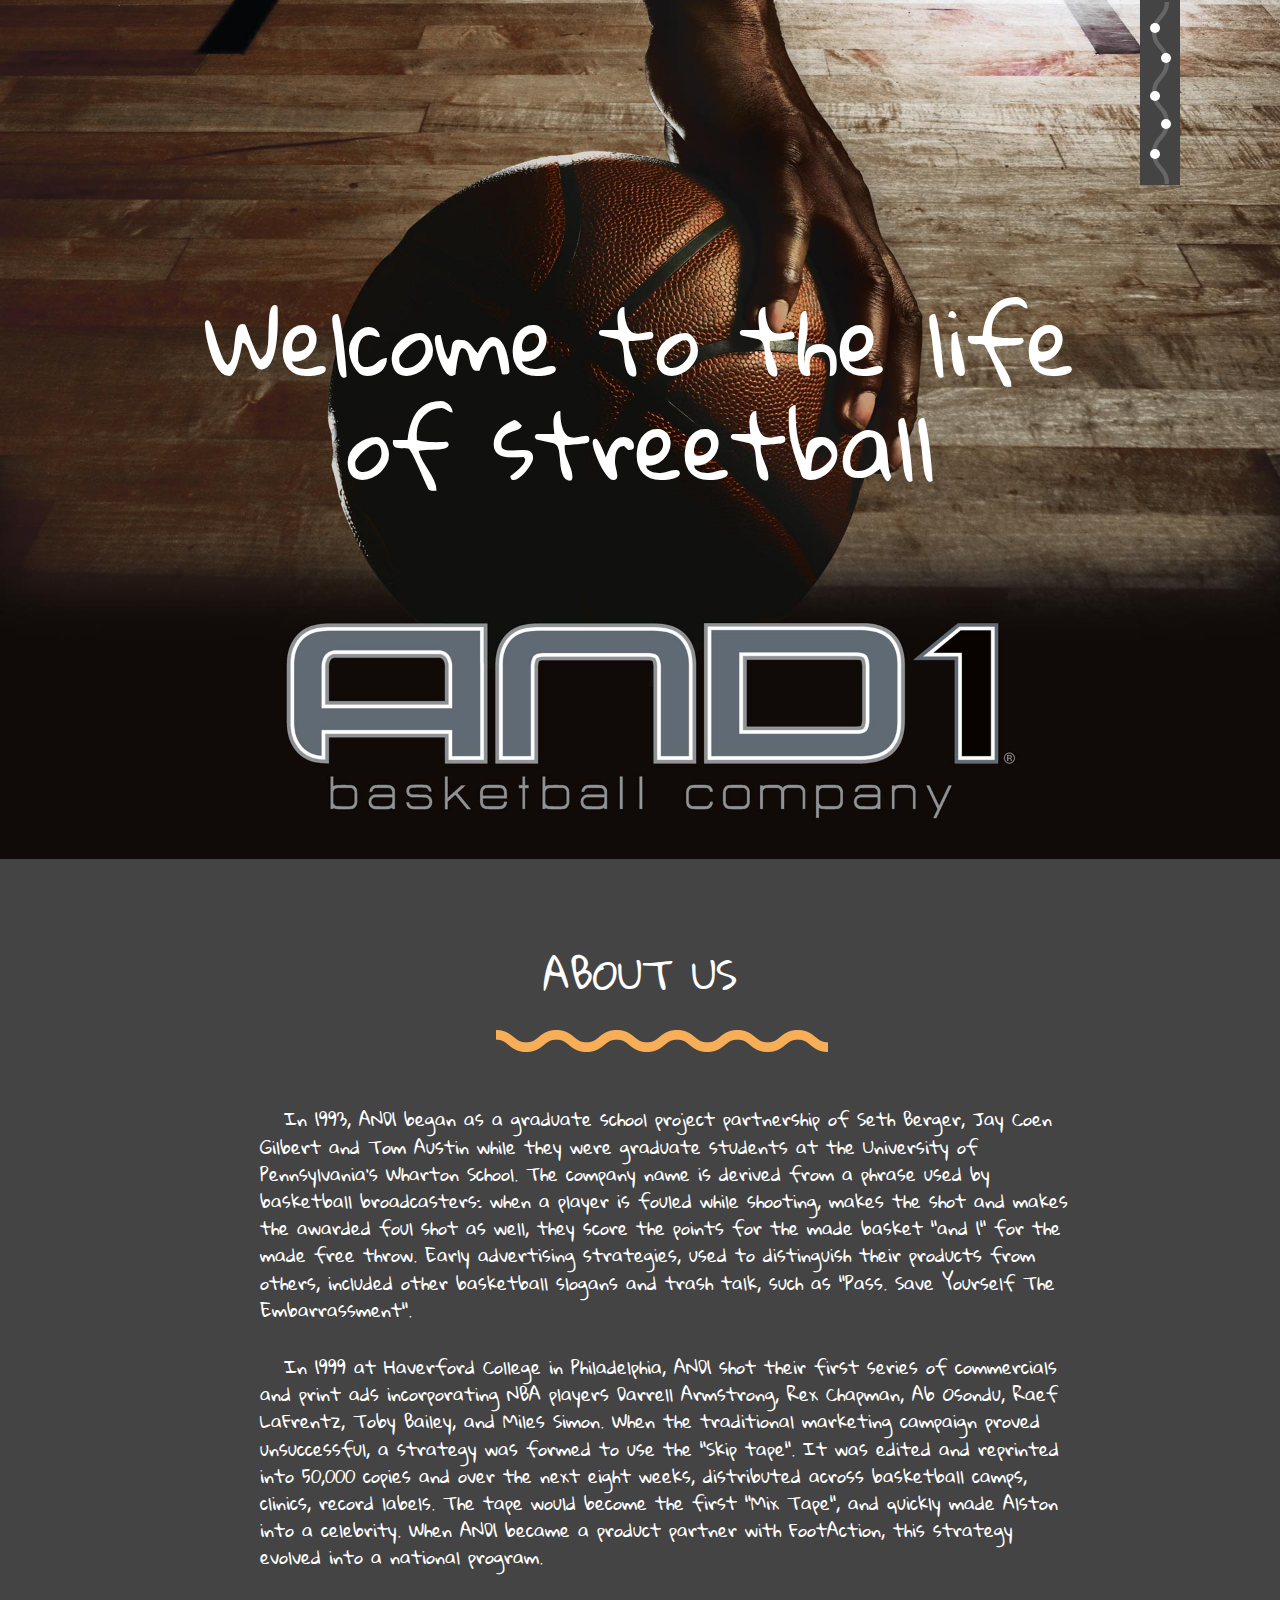
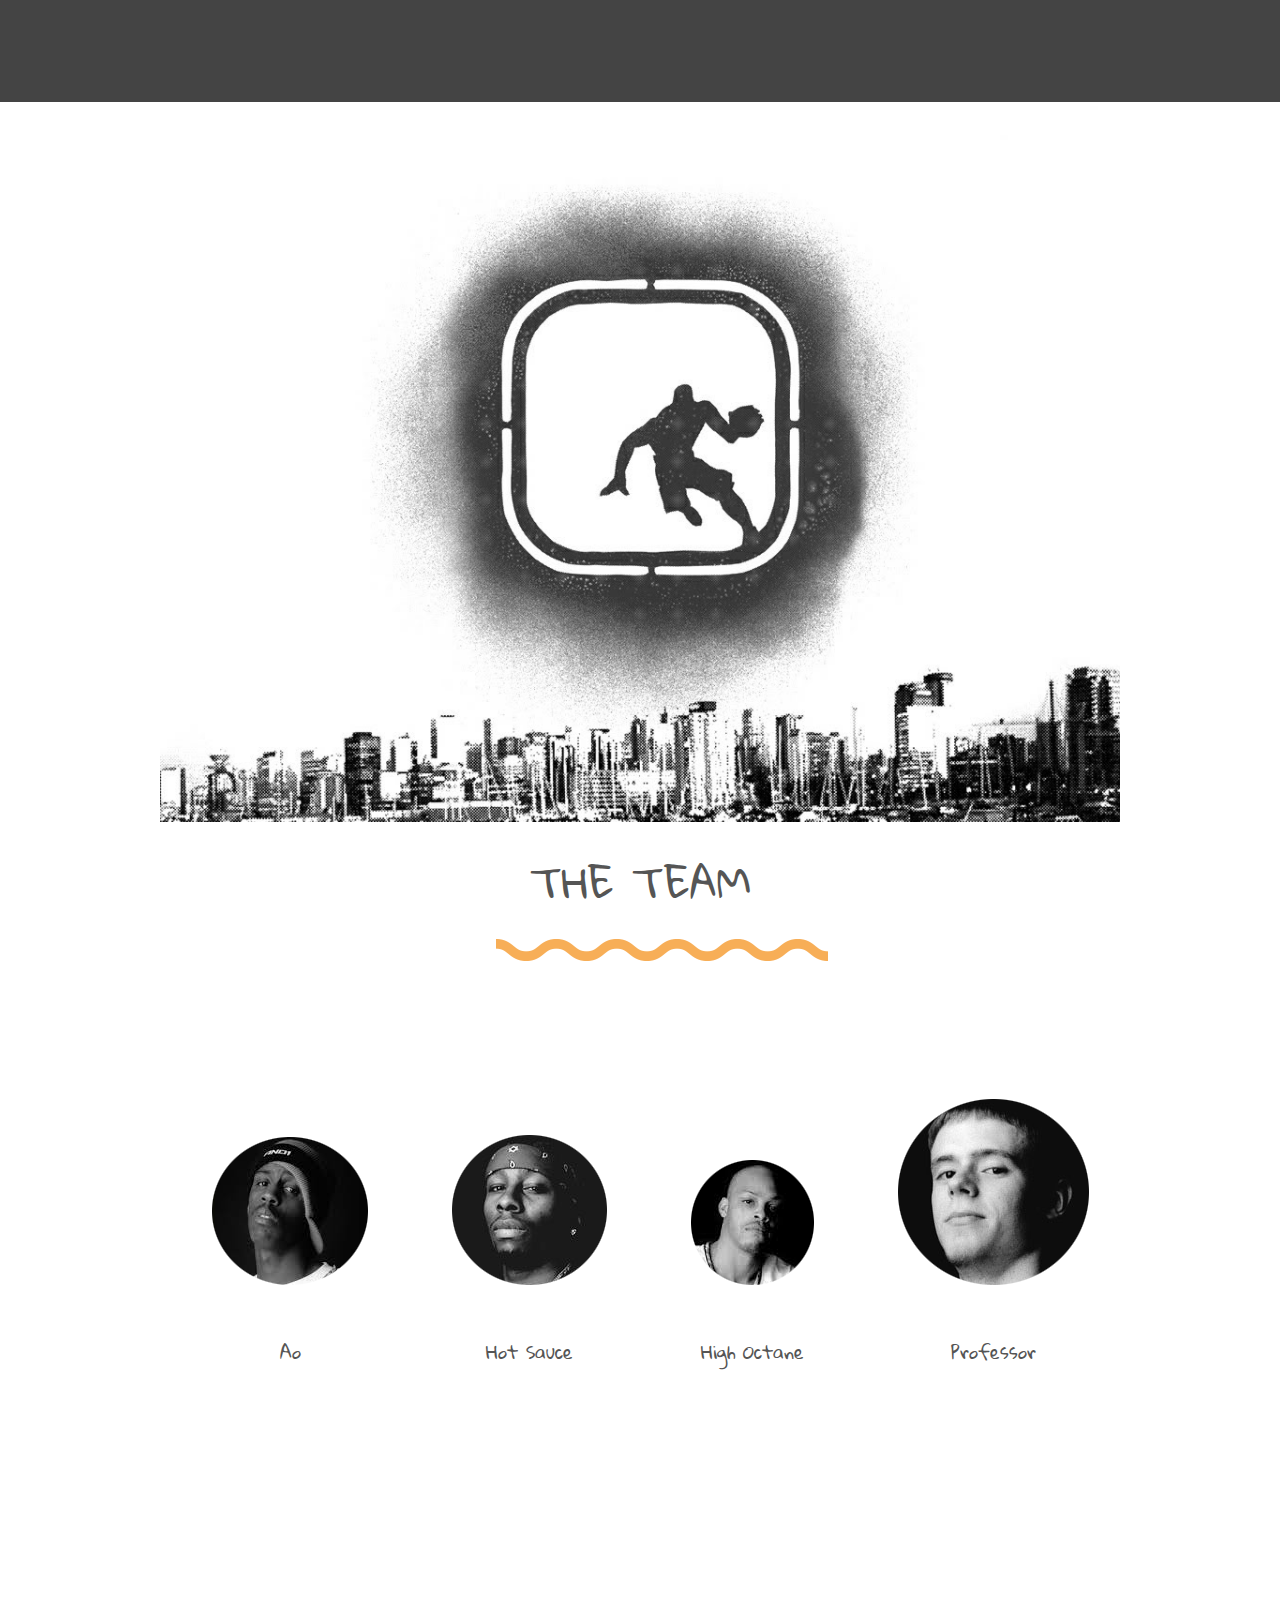
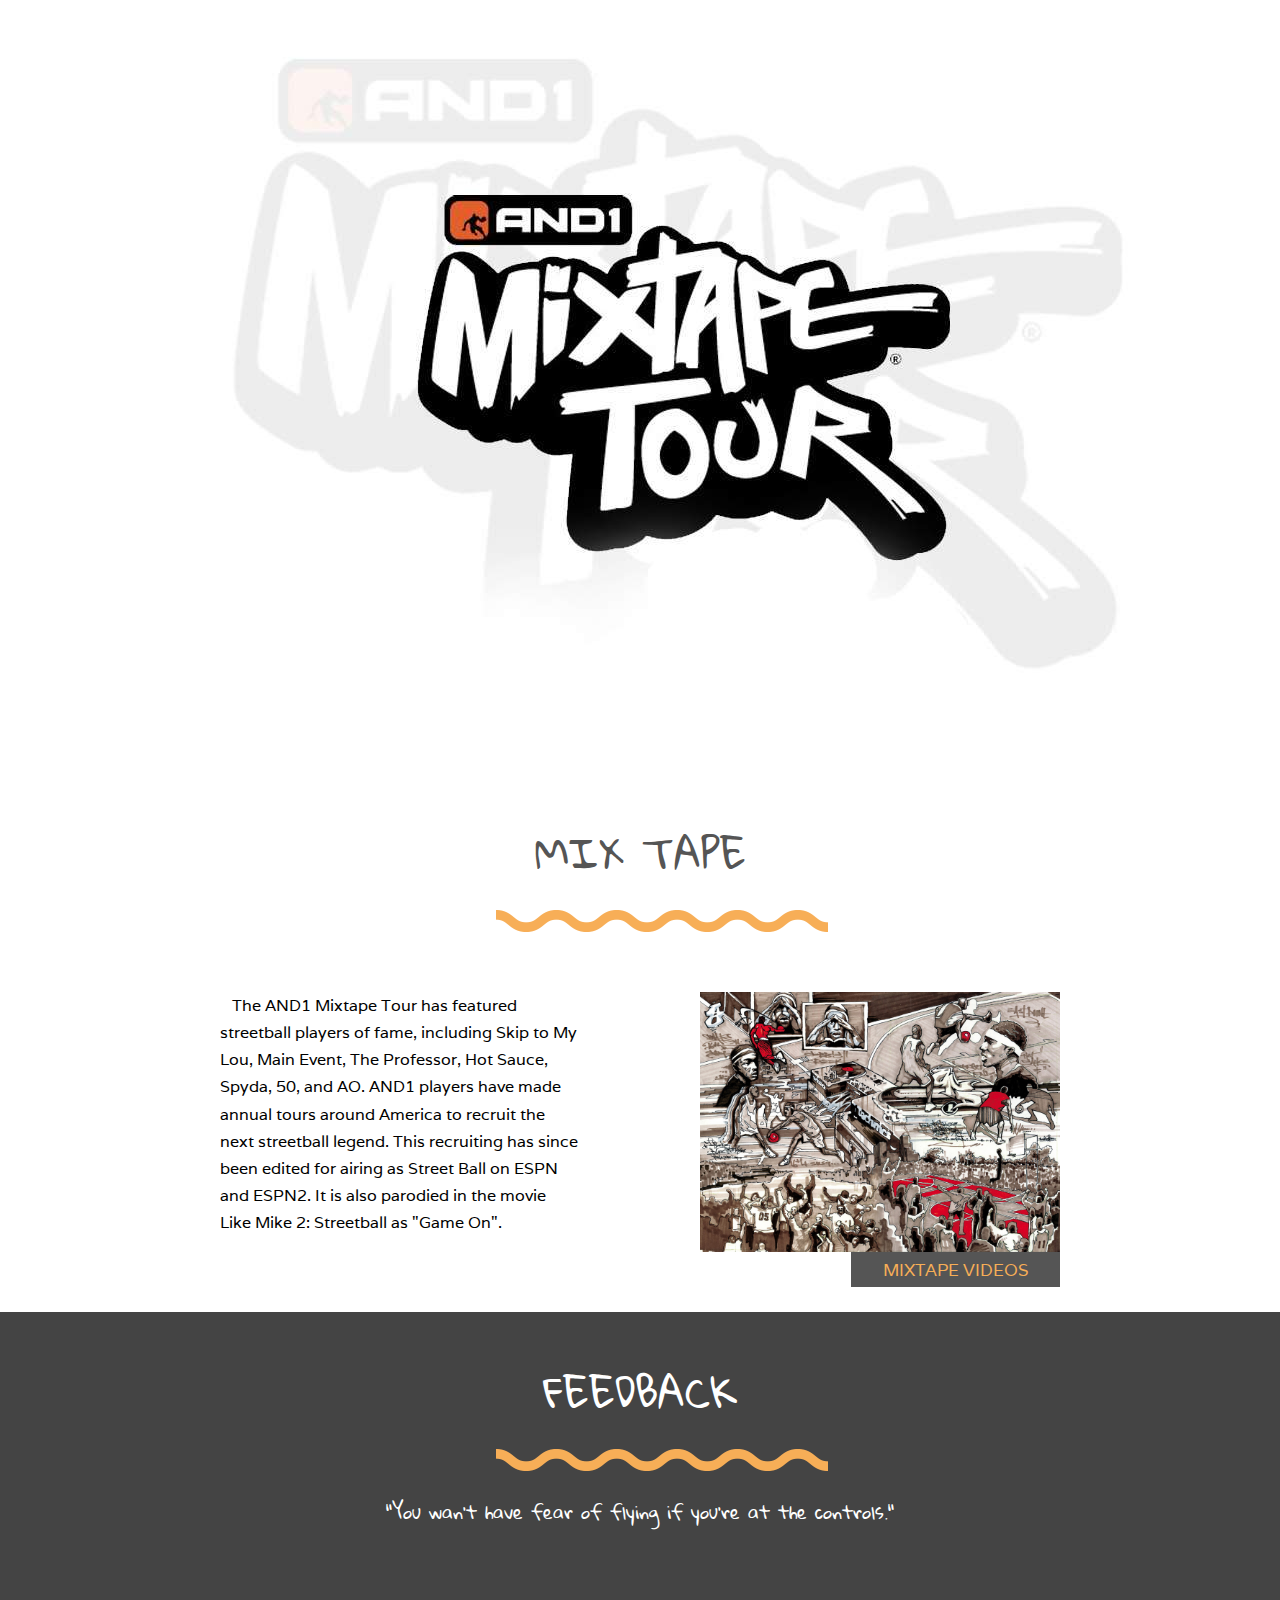
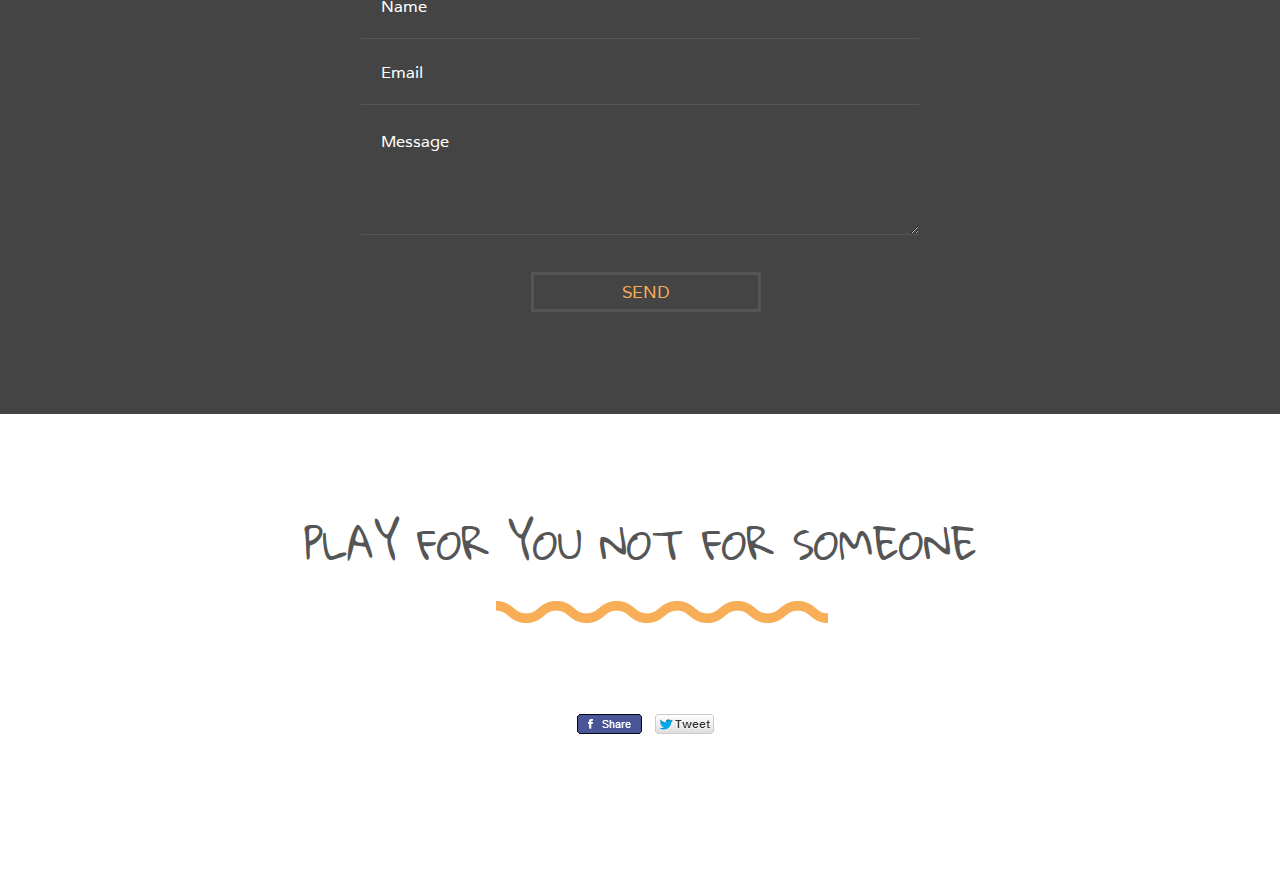
<file: and1_project/and1.html>
<!Doctype html>
<html>
   <head>
      <title>And1</title>
      <meta charset="UTF-8">
      <link rel="stylesheet" href="css/main.css" type="text/css">
      <link rel="stylesheet" href="css/normalize.css" type="text/css">
      <link rel="stylesheet" href="css/styles.css" type="text/css">
   </head>
   <body>
      <!--INTRO-->
      <div class="layout-intro" id="walkforlife">
         <img src="images/poster-and1.jpg" alt="poster-wfl" class="poster-wfl img-responsive">
         <div class="clearfix center-block content-intro">
            <h1 class="title-intro">Welcome to the life of streetball</h1>
         </div>
         <div class="nav-scrollbar">
            <ul>
               <li class="circle-link-left">
                  <a href="#walkforlife">
                  <span class="circle-link"></span>
                  </a>
                  <span class="link-flag-left"><p class="text-modify-list">And1</p></span>
               </li>
               <li class="circle-link-right">
                  <a href="#purpose">
                  <span class="circle-link"></span>
                  </a>
                  <span class="link-flag-right"><p class="text-modify-list">About Us</p></span>
               </li>
               <li class="circle-link-left2">
                  <a href="#team"><span class="circle-link"></span>
                  </a>
                  <span class="link-flag-left"><p class="text-modify-list">The Team</p></span>
               </li>
               <li class="circle-link-right2"><a href="#mixtape"><span class="circle-link"></span>
                  </a>
                  <span class="link-flag-right"><p class="text-modify-list">Mixtape</p></span>
               </li>
               <li class="circle-link-left3"><a href="#feedback"><span class="circle-link"></span>
                  </a>
                  <span class="link-flag-left"><p class="text-modify-list">Feedback</p></span>
               </li>
            </ul>
         </div>
      </div>
      <!--About Us-->
      <div class="layout-purpose" id="purpose">
       
         <div class="clearfix presentation center-block">
            <h2 class="title-purpose">ABOUT US</h2>
            <img src="images/serpent-orange.png" alt="serpent-orange" class="serpent-orange">
         </div>
         <div class="clearfix description center-block">
            <div class=" describe-purpose">
               <p class="modify-text-purpose">&nbsp&nbsp&nbspIn 1993, AND1 began as a graduate school project partnership of Seth Berger, Jay Coen Gilbert and Tom Austin while they were graduate students at the University of Pennsylvania's Wharton School. The company name is derived from a phrase used by basketball broadcasters: when a player is fouled while shooting, makes the shot and makes the awarded foul shot as well, they score the points for the made basket "and 1" for the made free throw. Early advertising strategies, used to distinguish their products from others, included other basketball slogans and trash talk, such as "Pass. Save Yourself The Embarrassment".</p>
               <p class="modify-text-purpose">&nbsp&nbsp&nbspIn 1999 at Haverford College in Philadelphia, AND1 shot their first series of commercials and print ads incorporating NBA players Darrell Armstrong, Rex Chapman, Ab Osondu, Raef LaFrentz, Toby Bailey, and Miles Simon. When the traditional marketing campaign proved unsuccessful, a strategy was formed to use the "Skip tape". It was edited and reprinted into 50,000 copies and over the next eight weeks, distributed across basketball camps, clinics, record labels. The tape would become the first "Mix Tape", and quickly made Alston into a celebrity. When AND1 became a product partner with FootAction, this strategy evolved into a national program.</p>
            </div> 
         </div>
      </div>
      
      <!--TEAM-->
	  <div class="center-block layout-and1-team">
         <img src="images/and1_team.jpg" class="img-responsive">
      </div>
      <div class="layout-team" id="team">
         <div class="clearfix center-block">
            <h2 class="title-team">THE TEAM</h2>
            <img src="images/serpent-orange.png" alt="serpent-orange" class="serpent-orange">
            <div class="clearfix center-block describe-team">
               <ul class="list-team">
                  <li class="profile-player">
                     <img src="images/ao.png" alt="ao" class="john-profile">
                     <a href="players.html"><span class="tag-profile"></span></a>
                  </li>
                  <h3 class="name-sponsor">Ao</h3>
               </ul>
               <ul class="list-team">
                  <li class="profile-player">
                     <img src="images/hot_sauce.png" alt="hot_sauce">
                     <a href="players.html"><span class="tag-profile"></span></a>
                  </li>
                  <h3 class="name-sponsor">Hot Sauce</h3>
               </ul>
               <ul class="list-team">
                  <li class="profile-player">
                     <img src="images/octane.png" alt="octane">
                     <a href="players.html"><span class="tag-profile"></span></a>
                  </li>
                  <h3 class="name-sponsor">High Octane</h3>
               </ul>
               <ul class="list-team">
                  <li class="profile-player">
                     <img src="images/professor.png" alt="professor">
                    <a href="players.html"><span class="tag-profile"></span></a>
                  </li>
                  <h3 class="name-sponsor">Professor</h3>
               </ul>
            </div>
         </div>
      </div>
	  <!--Mix Tape-->
	  <div class="center-block layout-mixtape" id="mixtape">
	  <img src="images/mixtape.jpg" alt="mixtape">
	  </div>
	  <div class="center-block clearfix">
	  <h1 class="title-mixtape">MIX TAPE</h1>
	  <img src="images/serpent-orange.png" alt="serpent-orange" class="serpent-orange">
	  <p class="description-mixtape">&nbsp&nbsp&nbspThe AND1 Mixtape Tour has featured streetball players of fame, including Skip to My Lou, Main Event, The Professor, Hot Sauce, Spyda, 50, and AO. AND1 players have made annual tours around America to recruit the next streetball legend. This recruiting has since been edited for airing as Street Ball on ESPN and ESPN2. It is also parodied in the movie Like Mike 2: Streetball as "Game On".</p>
	  <img src="images/mixtapevideo.jpg" alt="mixtapevideo" class="mixtape-video">
	  <a href="http://and1.com/mixtape-page/" class="button-btn2"><span class="btn-mixtape">Mixtape Videos<span></a>
	  </div>
      <!--FEEDBACK-->
      <div class="layout-feedback" id="feedback">
         <div class="clearfix center-block">
            <h1 class="title-feedback">FEEDBACK</h1>
             <img src="images/serpent-orange.png" alt="serpent-orange" class="serpent-orange">
            <p class="description-feedback">"You wan't have fear of flying if you're at the controls."</p>
            <form method="post" action="" id="contactForm">
               <div class="row">
                  <input type="text" onblur="if (this.value == '') {this.value = 'Name';}" onfocus="if (this.value == 'Name') {this.value = '';}" class="frmcnt input" name="name" value="Name">
               </div>
               <div class="row">
                  <input type="text" onblur="if (this.value == '') {this.value = 'Email';}" onfocus="if (this.value == 'Email') {this.value = '';}" class="frmcnt input" name="email" value="Email">
               </div>
               <div class="row">
                        <textarea onblur="if (this.value == '') {this.value = 'Message';}" onfocus="if (this.value == 'Message') {this.value = '';}" class="frmcnt styleText" name="message" value="Message" cols="50" rows="4">Message</textarea>
                    </div>
               <div class="row">
                  <button name="submitted" type="submit" class=" submit-button fontMedium">Send</button>
               </div>
            </form>
         </div>
      </div>
      <div class="layout-footer">
         <div class="center-block clearfix footer-content">
            <h1 class="title-footer">PLAY FOR YOU NOT FOR SOMEONE</h1>
            <img src="images/serpent-orange.png" alt="serpent-orange" class="serpent-orange">
            <p class="footer-describe"></p>
            <ul class="list-footer">
               <li class="list-logo-footer"><a href="http://facebook.com"><img src="images/facebook.png" alt="facebook"></a></li>
               <li class="list-logo-footer"><a href="http://twitter.com"><img src="images/twitter.png" alt="twitter"></a></li>
            </ul>
         </div>
      </div>
   </body>
</html>
</file>
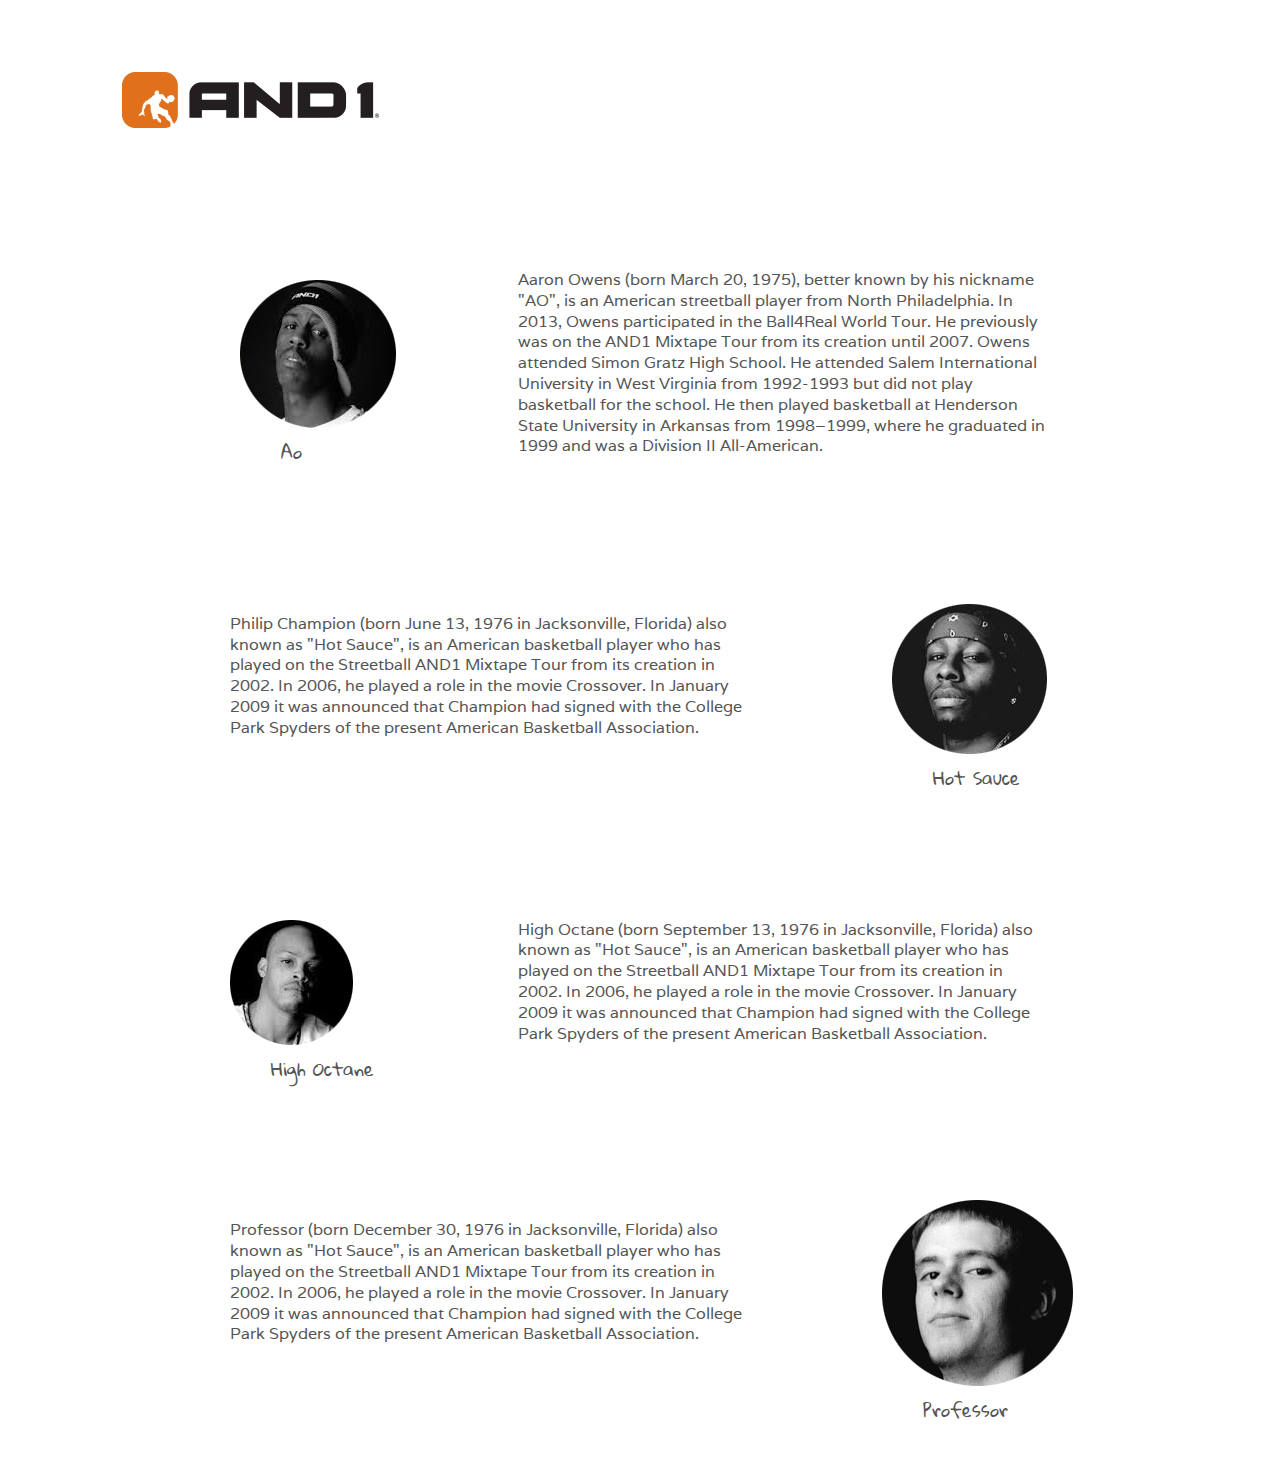
<file: and1_project/players.html>
<!Doctype html>
<html>
  
      <title>Players</title>
      <meta charset="UTF-8">
      <link rel="stylesheet" href="css/main.css" type="text/css">
      <link rel="stylesheet" href="css/normalize.css" type="text/css">
      <link rel="stylesheet" href="css/styles.css" type="text/css">
   </head>
   <body>
	 <div class="layout-players">
	 <a href="and1.html"><img src="images/And1_logo.png" alt="logo" class="logo-and1"></a>
	 <div class="center-block clearfix">
	 <div class="profile-ao" id="Ao">
	 <img src="images/ao.png" alt="profile-ao">
	 <h1 class="title-player">Ao</h1>
	 </div>
	 <div class="description-ao">
	 <p class="content-player">Aaron Owens (born March 20, 1975), better known by his nickname "AO", is an American streetball player from North Philadelphia. In 2013, Owens participated in the Ball4Real World Tour. He previously was on the AND1 Mixtape Tour from its creation until 2007. Owens attended Simon Gratz High School. He attended Salem International University in West Virginia from 1992-1993 but did not play basketball for the school. He then played basketball at Henderson State University in Arkansas from 1998–1999, where he graduated in 1999 and was a Division II All-American.</p>
	 </div>
	 </div>
	 </div>
	 
	 <div class="layout-players">
	 <div class="center-block clearfix">
	 <div class="profile-hotsauce" id="hotsauce">
	 <img src="images/hot_sauce.png" alt="profile-hotsauce">
	 <h1 class="title-player">Hot Sauce</h1>
	 </div>
	 <div class="description-hotsauce">
	 <p class="content-player">Philip Champion (born June 13, 1976 in Jacksonville, Florida) also known as "Hot Sauce", is an American basketball player who has played on the Streetball AND1 Mixtape Tour from its creation in 2002.
      In 2006, he played a role in the movie Crossover. In January 2009 it was announced that Champion had signed with the College Park Spyders of the present American Basketball Association.</p>
	 </div>
	 </div>
	 </div>
	 
	 <div class="layout-players">
	 <div class="center-block clearfix">
	 <div class="profile-octane" id="octane">
	 <img src="images/octane.png" alt="profile-octane">
	 <h1 class="title-player">High Octane</h1>
	 </div>
	 <div class="description-octane">
	 <p class="content-player">High Octane (born September 13, 1976 in Jacksonville, Florida) also known as "Hot Sauce", is an American basketball player who has played on the Streetball AND1 Mixtape Tour from its creation in 2002.
In 2006, he played a role in the movie Crossover. In January 2009 it was announced that Champion had signed with the College Park Spyders of the present American Basketball Association.</p>
	 </div>
	 </div>
	 </div>
	 
	 <div class="layout-players">
	 <div class="center-block clearfix">
	 <div class="profile-professor" id="professor">
	 <img src="images/professor.png" alt="profile-professor">
	 <h1 class="title-player">Professor</h1>
	 </div>
	 <div class="description-professor">
	 <p class="content-player">Professor (born December 30, 1976 in Jacksonville, Florida) also known as "Hot Sauce", is an American basketball player who has played on the Streetball AND1 Mixtape Tour from its creation in 2002.
In 2006, he played a role in the movie Crossover. In January 2009 it was announced that Champion had signed with the College Park Spyders of the present American Basketball Association.</p>
	 </div>
	 </div>
	 </div>
	  </body>
	  </html>
</file>
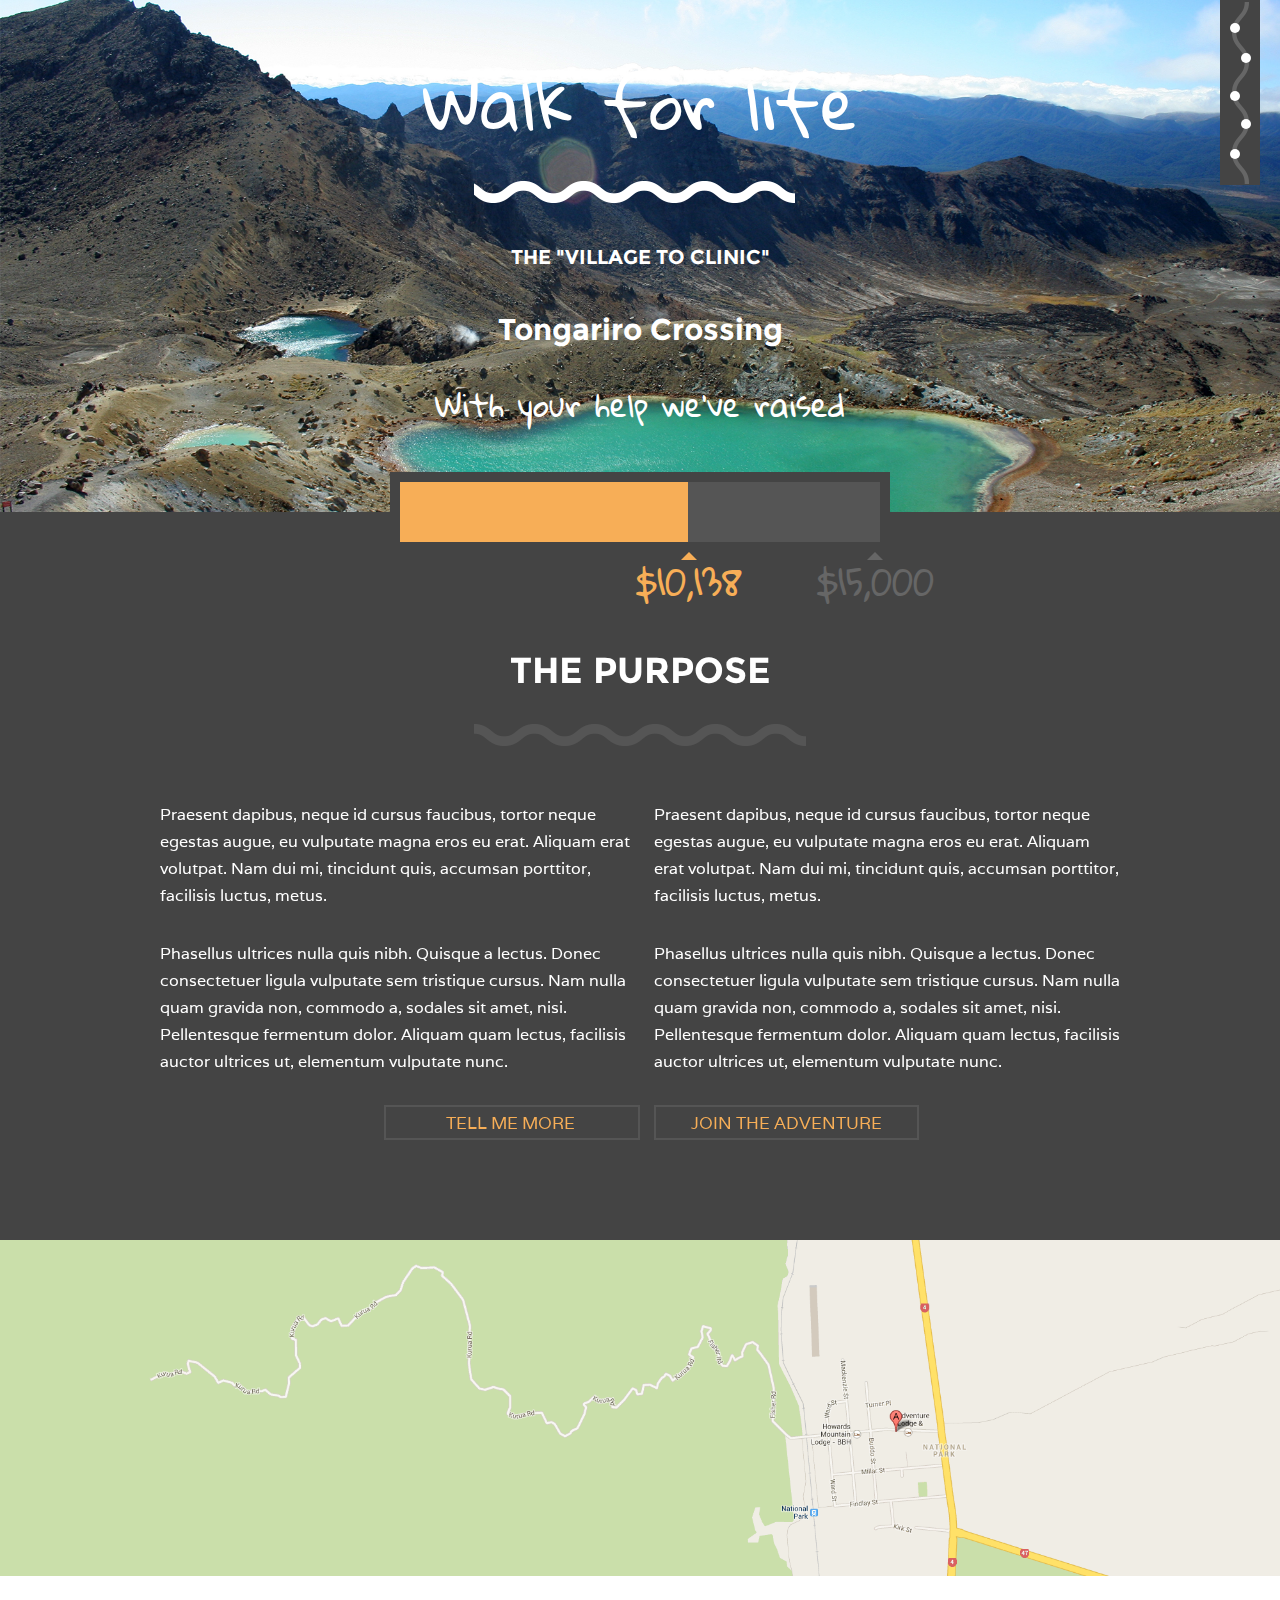
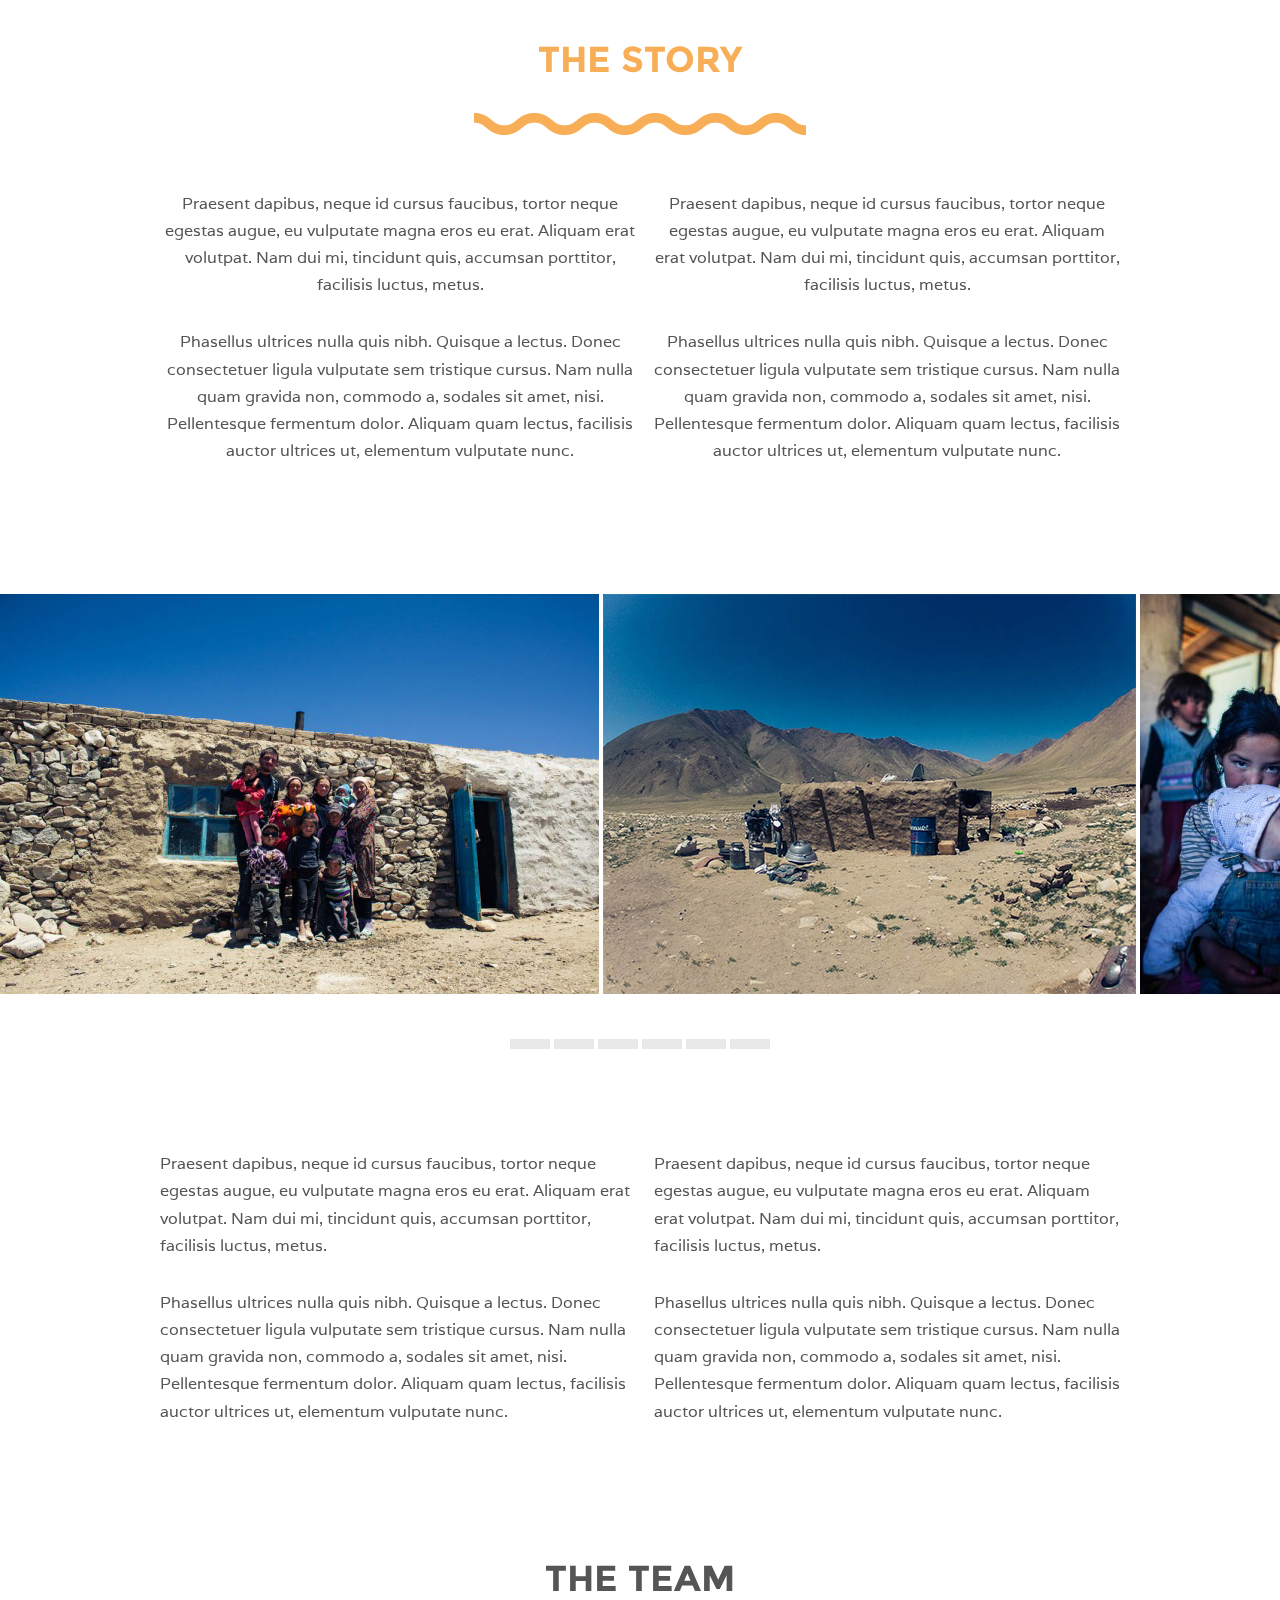
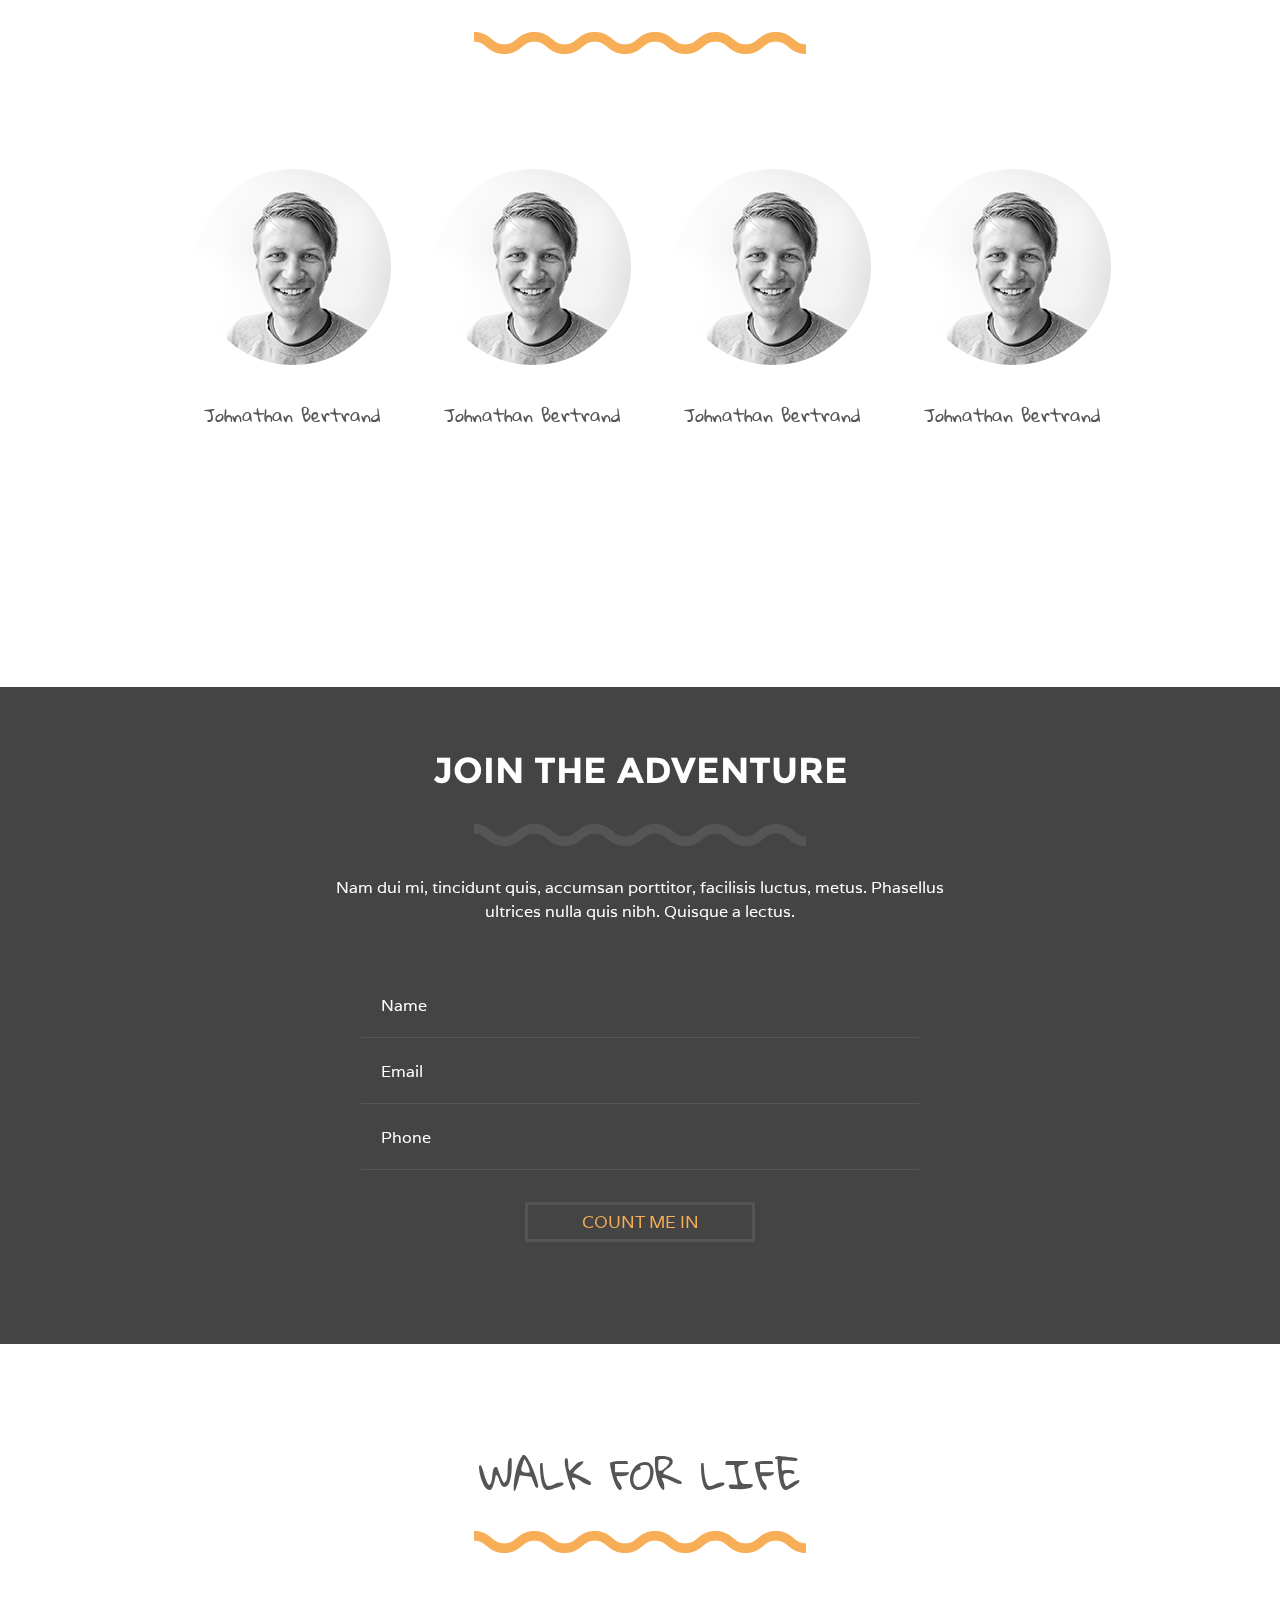
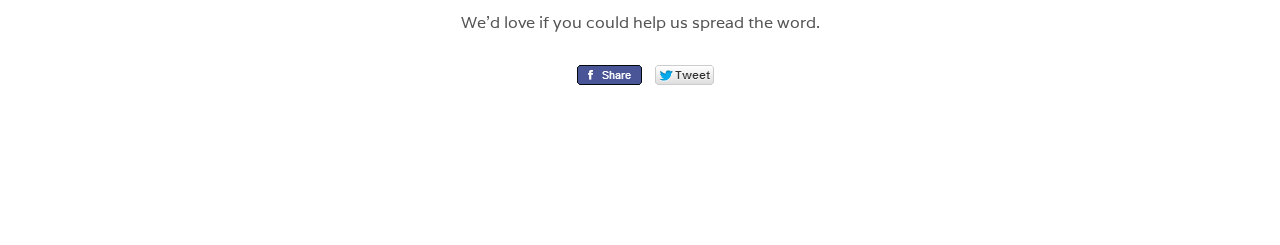
<file: wfl_responsive/walk-for-life.html>
<!Doctype html>
<html>
    <head>
        <title>Walk for life</title>
        <meta charset="UTF-8">
        <meta name="viewport"  content="width=device-width, initial-scale=1.0">

        <!-- Favicon -->
        <link rel="apple-touch-icon" sizes="57x57" href="images/favicon/apple-touch-icon-57x57.png">
        <link rel="apple-touch-icon" sizes="60x60" href="images/favicon/apple-touch-icon-60x60.png">
        <link rel="apple-touch-icon" sizes="72x72" href="images/favicon/apple-touch-icon-72x72.png">
        <link rel="icon" type="image/png" href="images/favicon/favicon-32x32.png" sizes="32x32">
        <link rel="icon" type="image/png" href="images/favicon/favicon-16x16.png" sizes="16x16">
        <link rel="manifest" href="images/favicon/manifest.json">
        <meta name="msapplication-TileColor" content="#da532c">
        <meta name="theme-color" content="#ffffff">

        <!-- Stylesheet -->
        <link rel="stylesheet" href="css/main.css" type="text/css">
        <link rel="stylesheet" href="css/normalize.css" type="text/css">
        <link rel="stylesheet" href="css/styles.css" type="text/css">
        <link rel="stylesheet" href="css/fluid.css">
		
		<script src="http://ajax.googleapis.com/ajax/libs/jquery/1.11.3/jquery.min.js"></script>
		
		
		<script>
		function myFunction() {
		$('.circle-link-right').on('click', function(e){
        e.preventDefault();
        $('html,body').animate({scrollTop: $('#purpose').offset().top}, 1000);
    });
    $('.circle-link-left').on('click', function(e){
        e.preventDefault();
        $('html,body').animate({scrollTop: $('#walkforlife').offset().top}, 1000);
    });
	$('.circle-link-left2').on('click', function(e){
        e.preventDefault();
        $('html,body').animate({scrollTop: $('#story').offset().top}, 1000);
    });
	$('.circle-link-right2').on('click', function(e){
        e.preventDefault();
        $('html,body').animate({scrollTop: $('#team').offset().top}, 1000);
    });
	$('.circle-link-left3').on('click', function(e){
        e.preventDefault();
        $('html,body').animate({scrollTop: $('#adventure').offset().top}, 1000);
    });
	}
	$(document).ready(myFunction);

</script>
    </head>
    <body>
    <!--INTRO-->
    <div class="layout-intro" id="walkforlife">
        <img src="images/poster-wfl.png" alt="poster-wfl" class="poster-wfl img-responsive">

        <div class="clearfix center-block content-intro">
            <h1 class="title-intro">Walk for life</h1>
            <img src="images/serpent-shape.png" alt="serpent-shape" class="serpent-shape serpent-size">

            <h3 class="slogan-intro">THE "VILLAGE TO CLINIC"</h3>

            <h2 class="location-intro">Tongariro Crossing</h2>

            <h3 class="donation-intro">With your help we've raised</h3>
        </div>
        <div class="nav-scrollbar">
            <ul>
                <li class="circle-link-left">
                    <a href="#walkforlife">
                        <span class="circle-link"></span>
                    </a>
                    <span class="link-flag-left"><p class="text-modify-list">Walk For Life</p></span>
                </li>
                <li class="circle-link-right">
                    <a href="#purpose">
                        <span class="circle-link"></span>
                    </a>
                    <span class="link-flag-right"><p class="text-modify-list">The Purpose</p></span>
                </li>
                <li class="circle-link-left2">
                    <a href="#story"><span class="circle-link"></span>
                    </a>
                    <span class="link-flag-left"><p class="text-modify-list">The Story</p></span>
                </li>
                <li class="circle-link-right2"><a href="#team"><span class="circle-link"></span>
                </a>
                    <span class="link-flag-right"><p class="text-modify-list">The Team</p></span>
                </li>
                <li class="circle-link-left3"><a href="#adventure"><span class="circle-link"></span>
                </a>
                    <span class="link-flag-left"><p class="text-modify-list">Join The Adventure</p></span>
                </li>
            </ul>
        </div>
    </div>
    <!--The Purpose-->
    <div class="layout-purpose" id="purpose">
        <div class="clearfix center-block ">
			<div class="progress-bar">
				<div class="progress">
					<div class="current-value">$10,138</div>
				</div>
				<div class="total-value">$15,000</div>
			</div>
        </div>
        <div class="clearfix presentation center-block purpose-class">
            <h2 class="title-purpose">THE PURPOSE</h2>
            <img src="images/serpent-grey-horizontal.png" alt="serpent-grey-horizontal" class="serpent-size">
        </div>
        <div class="clearfix description center-block">
            <div class=" describe-purpose">
                <p class="modify-text-purpose">Praesent dapibus, neque id cursus faucibus, tortor neque egestas augue,
                    eu vulputate magna eros eu erat. Aliquam erat volutpat. Nam dui mi, tincidunt quis, accumsan
                    porttitor, facilisis luctus, metus.</p>

                <p class="modify-text-purpose">Phasellus ultrices nulla quis nibh. Quisque a lectus. Donec consectetuer
                    ligula vulputate sem tristique cursus. Nam nulla quam gravida non, commodo a, sodales sit amet,
                    nisi. Pellentesque fermentum dolor. Aliquam quam lectus, facilisis auctor ultrices ut, elementum
                    vulputate nunc.</p>
                <a href="#story" class="button-btn"><span class="btn-tell">Tell Me More</span></a>
            </div>
            <div class="describe-purpose2">
                <p class="modify-text-purpose">Praesent dapibus, neque id cursus faucibus, tortor neque egestas augue,
                    eu vulputate magna eros eu erat. Aliquam erat volutpat. Nam dui mi, tincidunt quis, accumsan
                    porttitor, facilisis luctus, metus.</p>

                <p class="modify-text-purpose">Phasellus ultrices nulla quis nibh. Quisque a lectus. Donec consectetuer
                    ligula vulputate sem tristique cursus. Nam nulla quam gravida non, commodo a, sodales sit amet,
                    nisi. Pellentesque fermentum dolor. Aliquam quam lectus, facilisis auctor ultrices ut, elementum
                    vulputate nunc.</p>
                <a href="#adventure" class="button-btn2"><span class="btn-join">Join The Adventure</span></a>
            </div>
        </div>
    </div>
    <!--MAP-->
    <div class="layout-map">
        <img src="images/map.png" class="img-responsive">
    </div>
    <!--STORY-->
    <div class="layout-story" id="story">
        <div class="clearfix center-block story-class">
            <h2 class="title-story">THE STORY</h2>
            <img src="images/serpent-orange.png" alt="serpent-orange" class="serpent-size" >

            <div class="clearfix description center-block">
                <div class=" describe-story">
                    <p class="modify-text-story">Praesent dapibus, neque id cursus faucibus, tortor neque egestas augue,
                        eu vulputate magna eros eu erat. Aliquam erat volutpat. Nam dui mi, tincidunt quis, accumsan
                        porttitor, facilisis luctus, metus.</p>

                    <p class="modify-text-story">Phasellus ultrices nulla quis nibh. Quisque a lectus. Donec
                        consectetuer ligula vulputate sem tristique cursus. Nam nulla quam gravida non, commodo a,
                        sodales sit amet, nisi. Pellentesque fermentum dolor. Aliquam quam lectus, facilisis auctor
                        ultrices ut, elementum vulputate nunc.</p>
                </div>
                <div class="describe-story2">
                    <p class="modify-text-story">Praesent dapibus, neque id cursus faucibus, tortor neque egestas augue,
                        eu vulputate magna eros eu erat. Aliquam erat volutpat. Nam dui mi, tincidunt quis, accumsan
                        porttitor, facilisis luctus, metus.</p>

                    <p class="modify-text-story">Phasellus ultrices nulla quis nibh. Quisque a lectus. Donec
                        consectetuer ligula vulputate sem tristique cursus. Nam nulla quam gravida non, commodo a,
                        sodales sit amet, nisi. Pellentesque fermentum dolor. Aliquam quam lectus, facilisis auctor
                        ultrices ut, elementum vulputate nunc.</p>
                </div>
            </div>
        </div>
        <div class="scroll">
            <div class="list-images">
                <ul class="img-list">
                    <li class="inline-list"><img src="images/gallery1.png" alt="gallery1"
                                                 class="img-responsive modify-image"><span class="zoom"></span></li>
                    <li class="inline-list"><img src="images/gallery2.png" alt="gallery1"
                                                 class="img-responsive modify-image"><span class="zoom"></span></li>
                    <li class="inline-list"><img src="images/gallery3.png" alt="gallery1"
                                                 class="img-responsive modify-image"><span class="zoom"></span></li>
                    <li class="inline-list"><img src="images/gallery4.png" alt="gallery1"
                                                 class="img-responsive modify-image"><span class="zoom"></span></li>
                </ul>
            </div>
        </div>
        <div class="roll-image clearfix center-block">
            <ul>
                <li class="inline-roll">
                    <a href="">
                        <div class="image-roll"></div>
                    </a>
                </li>
                <li class="inline-roll">
                    <a href="">
                        <div class="image-roll"></div>
                    </a>
                </li>
                <li class="inline-roll">
                    <a href="">
                        <div class="image-roll"></div>
                    </a>
                </li>
                <li class="inline-roll">
                    <a href="">
                        <div class="image-roll"></div>
                    </a>
                </li>
                <li class="inline-roll">
                    <a href="">
                        <div class="image-roll"></div>
                    </a>
                </li>
                <li class="inline-roll">
                    <a href="">
                        <div class="image-roll"></div>
                    </a>
                </li>
            </ul>
        </div>
        <div class="clearfix description center-block">
            <div class="describe-story">
                <p class="modify-text-story">Praesent dapibus, neque id cursus faucibus, tortor neque egestas augue, eu
                    vulputate magna eros eu erat. Aliquam erat volutpat. Nam dui mi, tincidunt quis, accumsan porttitor,
                    facilisis luctus, metus.</p>

                <p class="modify-text-story">Phasellus ultrices nulla quis nibh. Quisque a lectus. Donec consectetuer
                    ligula vulputate sem tristique cursus. Nam nulla quam gravida non, commodo a, sodales sit amet,
                    nisi. Pellentesque fermentum dolor. Aliquam quam lectus, facilisis auctor ultrices ut, elementum
                    vulputate nunc.</p>
            </div>
            <div class="describe-story2">
                <p class="modify-text-story">Praesent dapibus, neque id cursus faucibus, tortor neque egestas augue, eu
                    vulputate magna eros eu erat. Aliquam erat volutpat. Nam dui mi, tincidunt quis, accumsan porttitor,
                    facilisis luctus, metus.</p>

                <p class="modify-text-story">Phasellus ultrices nulla quis nibh. Quisque a lectus. Donec consectetuer
                    ligula vulputate sem tristique cursus. Nam nulla quam gravida non, commodo a, sodales sit amet,
                    nisi. Pellentesque fermentum dolor. Aliquam quam lectus, facilisis auctor ultrices ut, elementum
                    vulputate nunc.</p>
            </div>
        </div>
    </div>
    <!--TEAM-->
    <div class="layout-team" id="team">
        <div class="clearfix center-block team-class">
            <h2 class="title-team">THE TEAM</h2>
            <img src="images/serpent-orange.png" alt="serpent-orange" class="serpent-size" >

            <div class="clearfix center-block describe-team">
                <ul class="list-team">
                    <li class="profile-sponsor">
                        <img src="images/john-icon.png" alt="Johnathan Bertrand" class="john-profile">
                        <span class="tag-profile"></span>
                    </li>
                    <h3 class="name-sponsor">Johnathan Bertrand</h3>
                </ul>
                <ul class="list-team">
                    <li class="profile-sponsor">
                        <img src="images/john-icon.png" alt="Johnathan Bertrand">
                        <span class="tag-profile"></span>
                    </li>
                    <h3 class="name-sponsor">Johnathan Bertrand</h3>
                </ul>
                <ul class="list-team">
                    <li class="profile-sponsor">
                        <img src="images/john-icon.png" alt="Johnathan Bertrand">
                        <span class="tag-profile"></span>
                    </li>
                    <h3 class="name-sponsor">Johnathan Bertrand</h3>
                </ul>
                <ul class="list-team">
                    <li class="profile-sponsor">
                        <img src="images/john-icon.png" alt="Johnathan Bertrand">
                        <span class="tag-profile"></span>
                    </li>
                    <h3 class="name-sponsor">Johnathan Bertrand </h3>
                </ul>
            </div>
        </div>
    </div>
    <!--JOIN THE ADVENTURE-->
    <div class="layout-adventure" id="adventure">
        <div class="clearfix center-block adventure-class">
            <h1 class="title-adventure">JOIN THE ADVENTURE</h1>
            <img src="images/serpent-grey-horizontal.png" alt="serpent-grey-horizontal" class="serpent-size">

            <p class="description-adventure">Nam dui mi, tincidunt quis, accumsan porttitor, facilisis luctus, metus.
                Phasellus<br> ultrices nulla quis nibh. Quisque a lectus. </p>

            <form method="post" action="" id="contactForm" >
                <div class="row">
                    <input type="text" onblur="if (this.value == '') {this.value = 'Name';}"
                           onfocus="if (this.value == 'Name') {this.value = '';}" class="frmcnt input" name="name"
                           value="Name">
                </div>
                <div class="row">
                    <input type="text" onblur="if (this.value == '') {this.value = 'Email';}"
                           onfocus="if (this.value == 'Email') {this.value = '';}" class="frmcnt input" name="email"
                           value="Email">
                </div>
                <div class="row">
                    <input type="text" onblur="if (this.value == '') {this.value = 'Phone';}"
                           onfocus="if (this.value == 'Phone') {this.value = '';}" class="frmcnt input" name="phone"
                           value="Phone">
                </div>
                <div class="row">
                    <button name="submitted" type="submit" class=" submit-button fontMedium">Count Me In</button>
                </div>
            </form>
        </div>
    </div>
    <div class="layout-footer">
        <div class="center-block clearfix footer-content">
            <h1 class="title-footer">WALK FOR LIFE</h1>
            <img src="images/serpent-orange.png" alt="serpent-orange" class="serpent-size" >

            <p class="footer-describe">We'd love if you could help us spread the word.</p>
            <ul class="list-footer">
                <li class="list-logo-footer"><img src="images/facebook.png" alt="facebook"></li>
                <li class="list-logo-footer"><img src="images/twitter.png" alt="twitter"></li>
            </ul>
        </div>
    </div>
	
    </body>
</html>
</file>
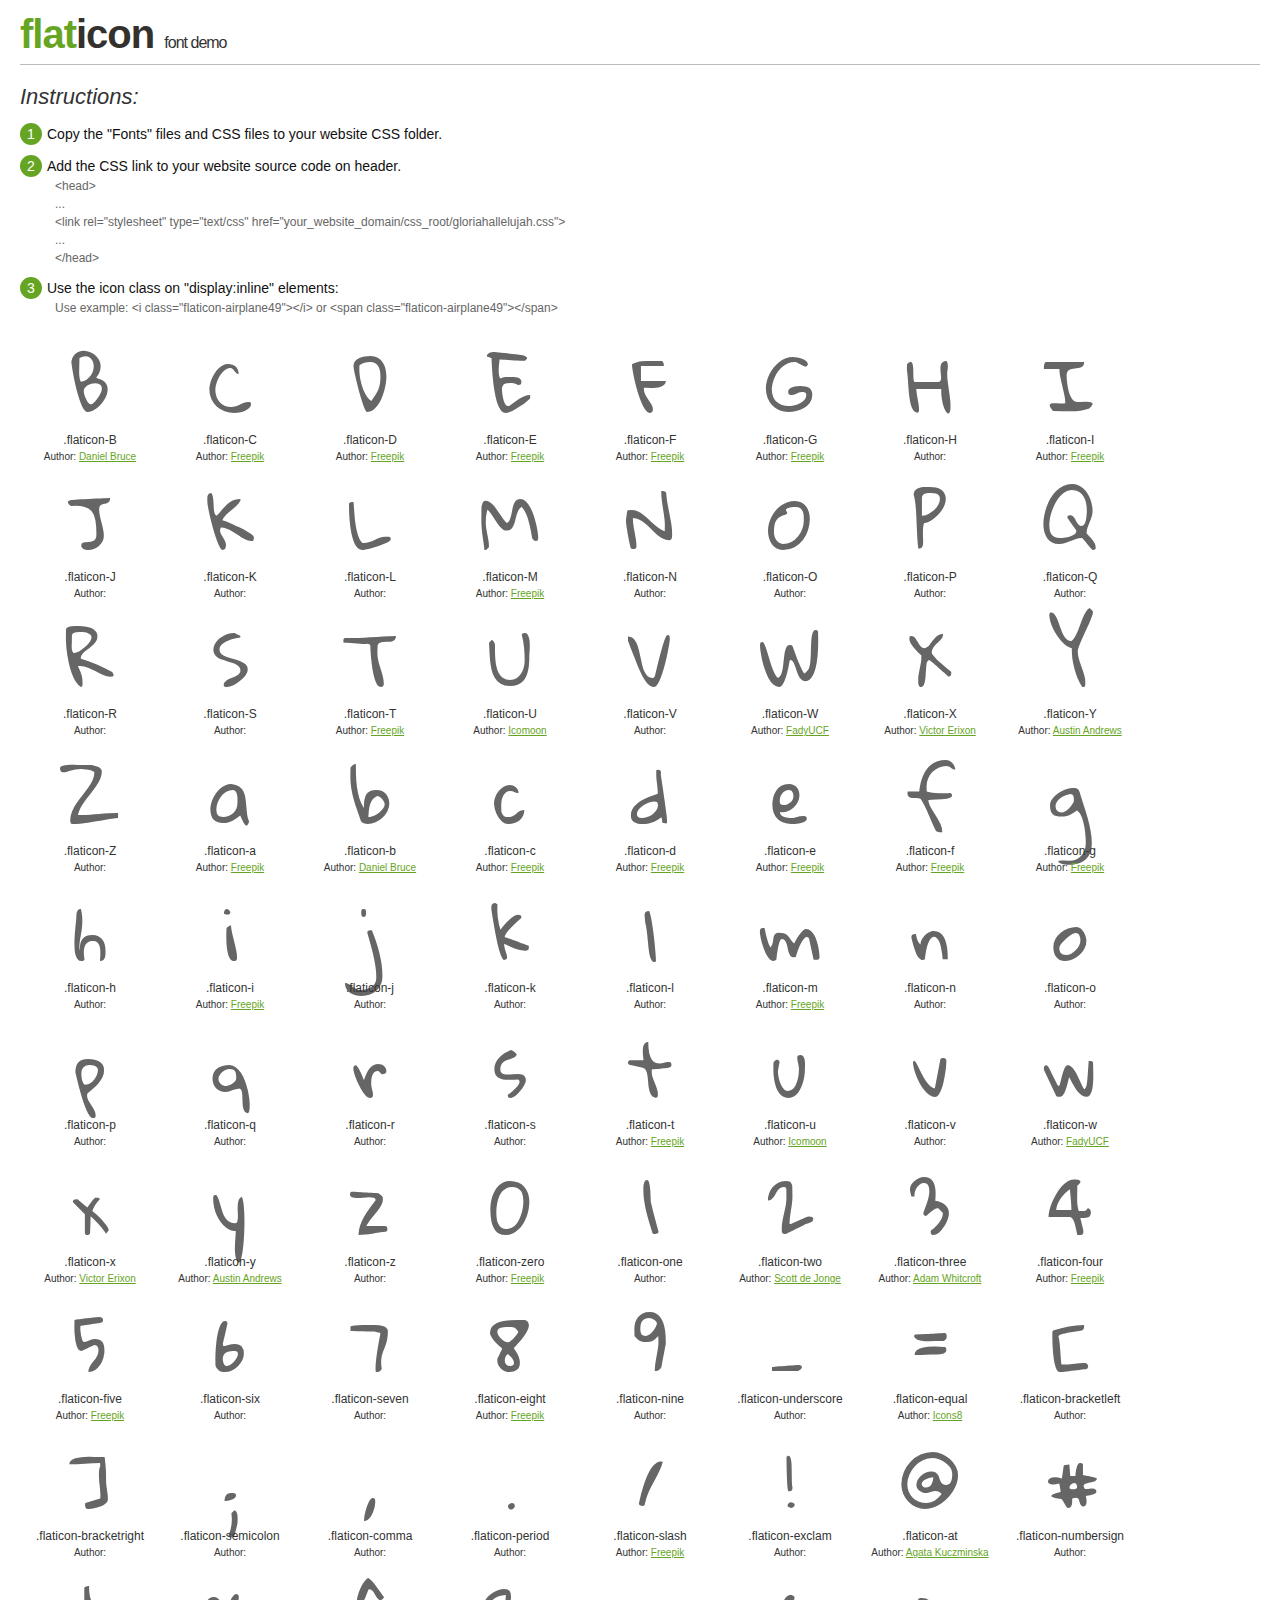
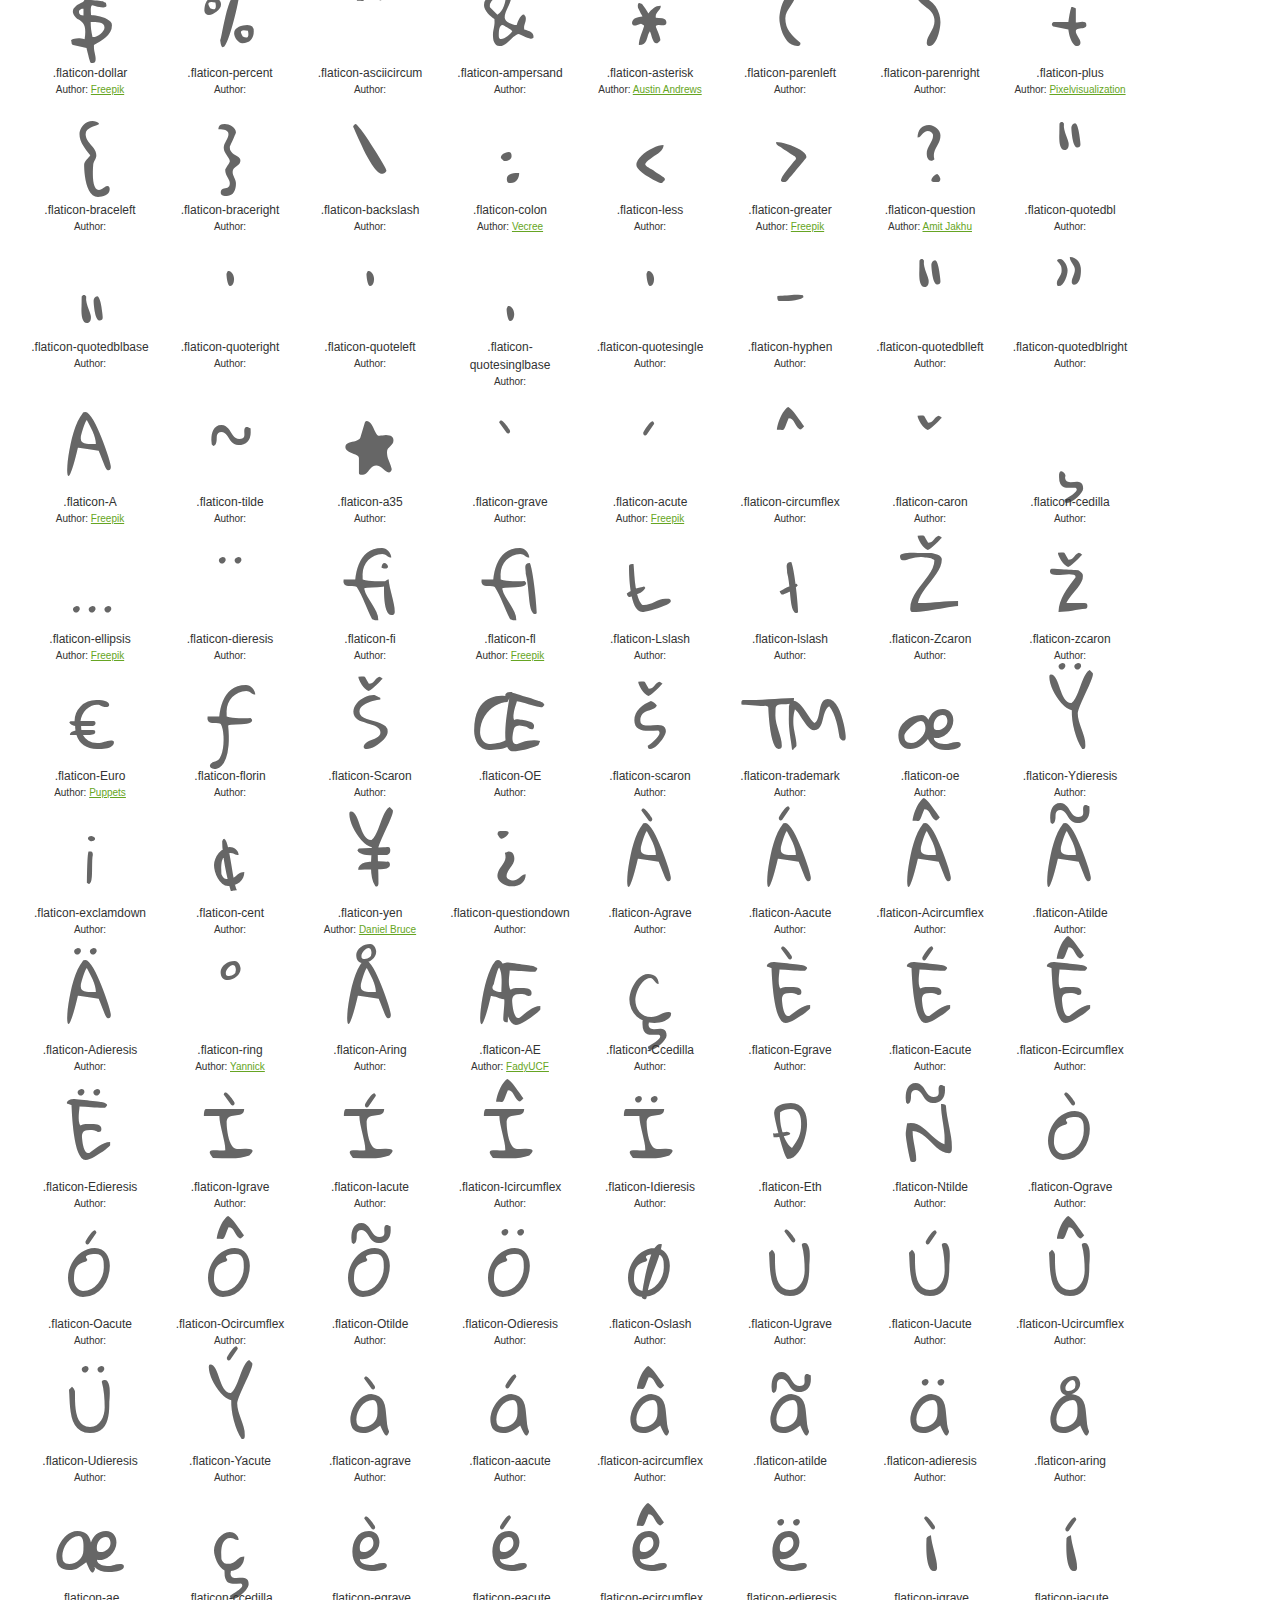
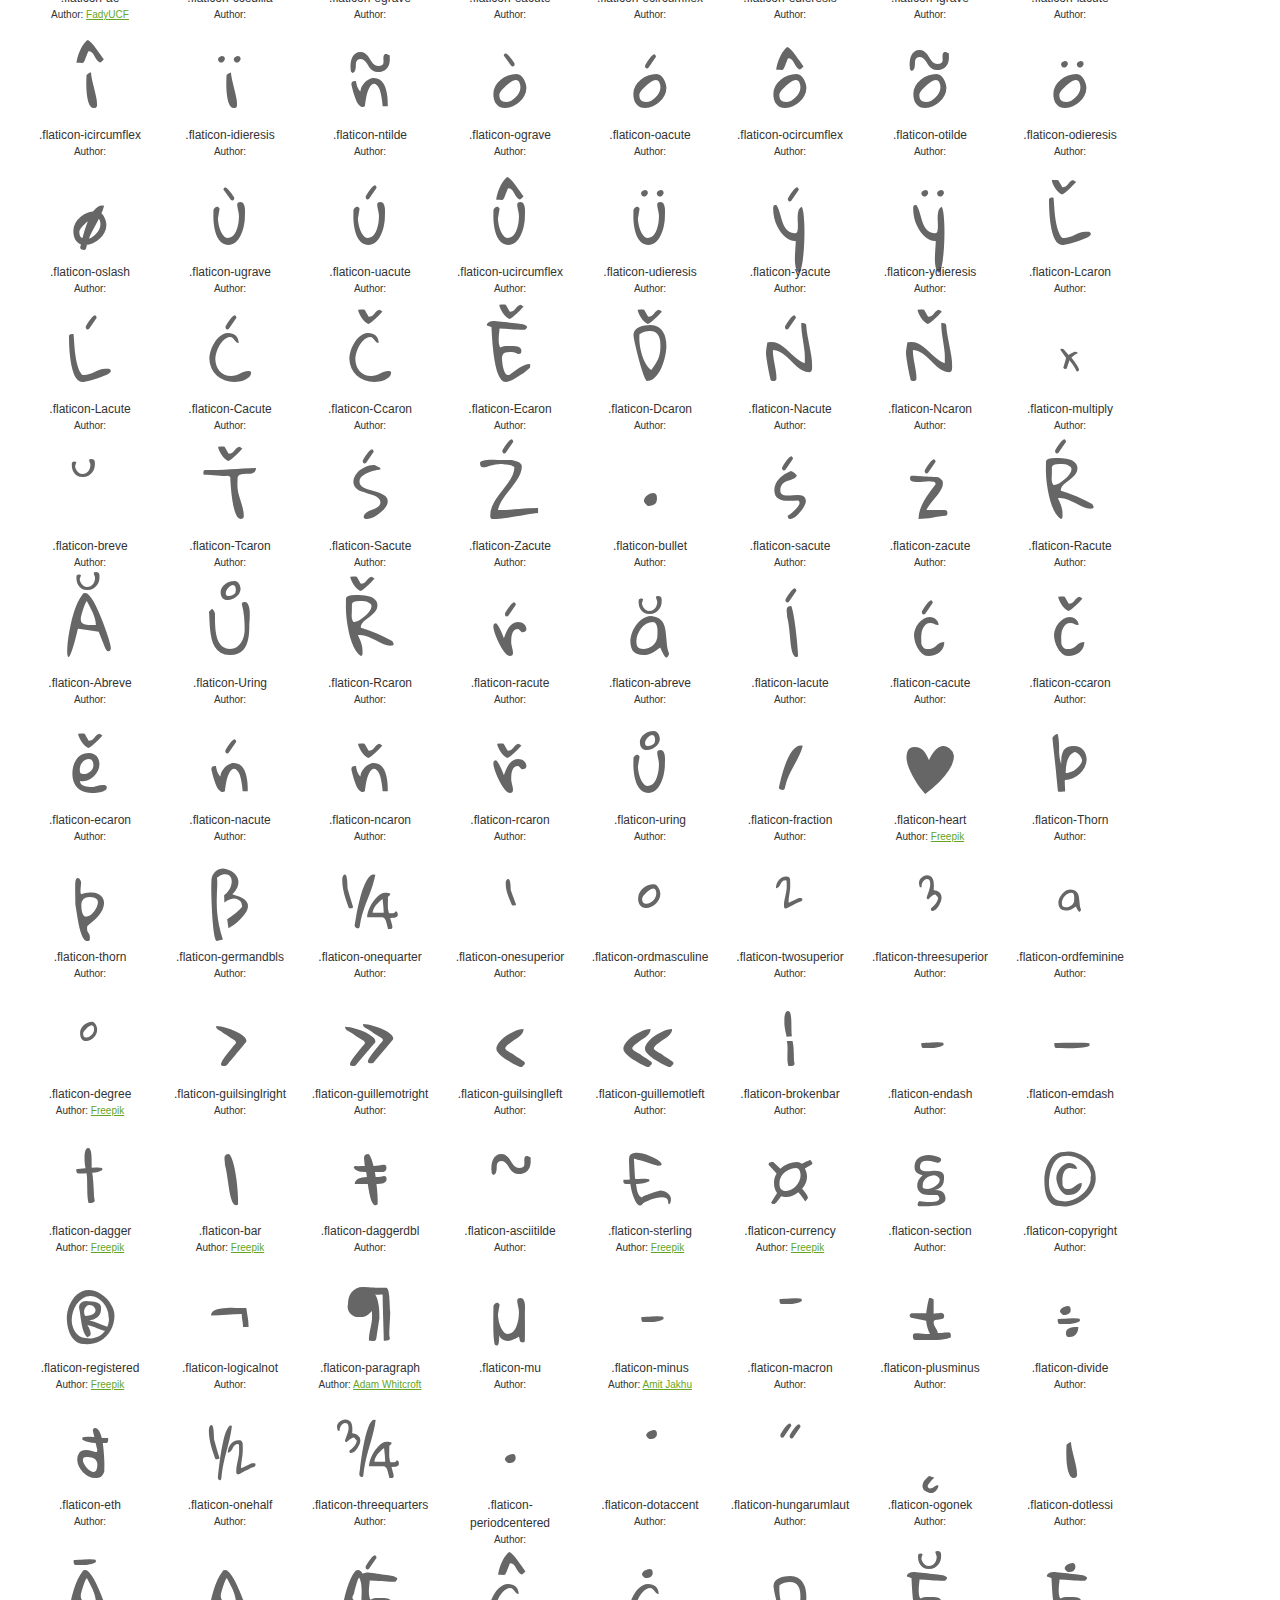
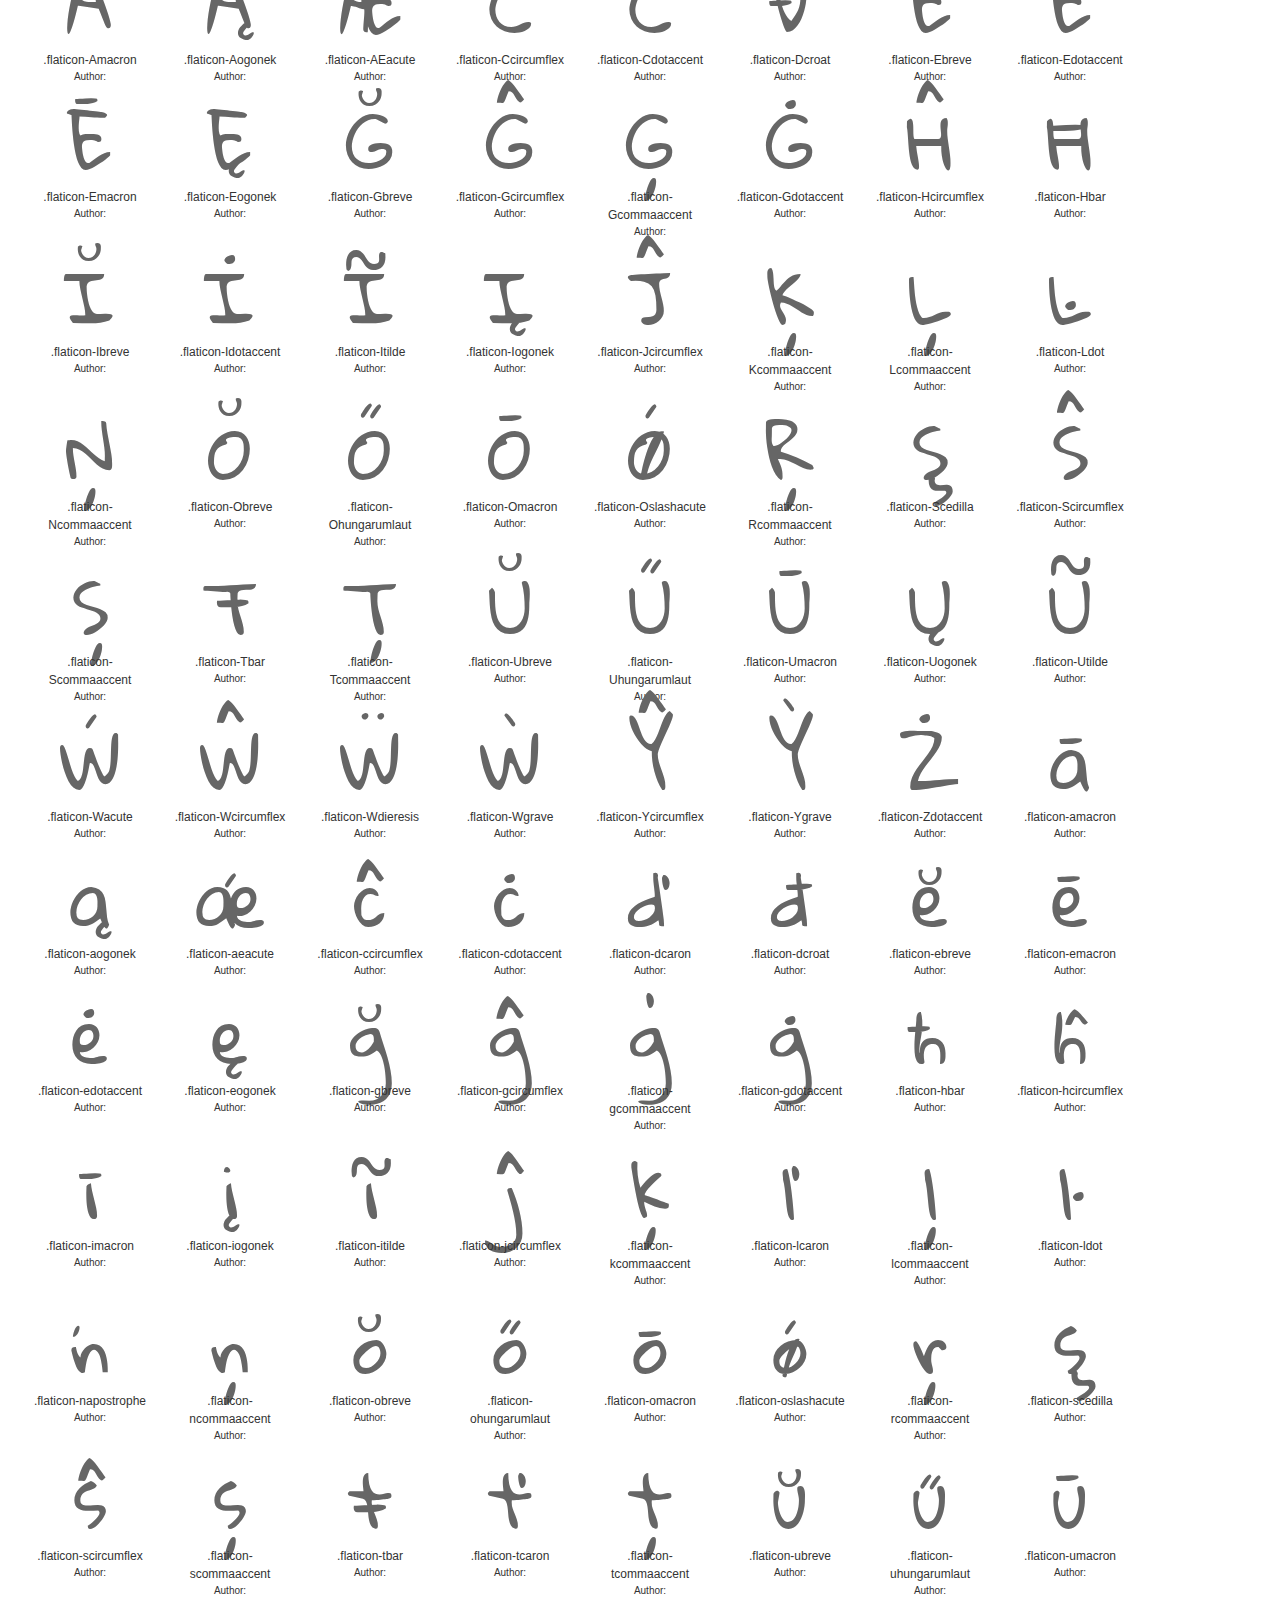
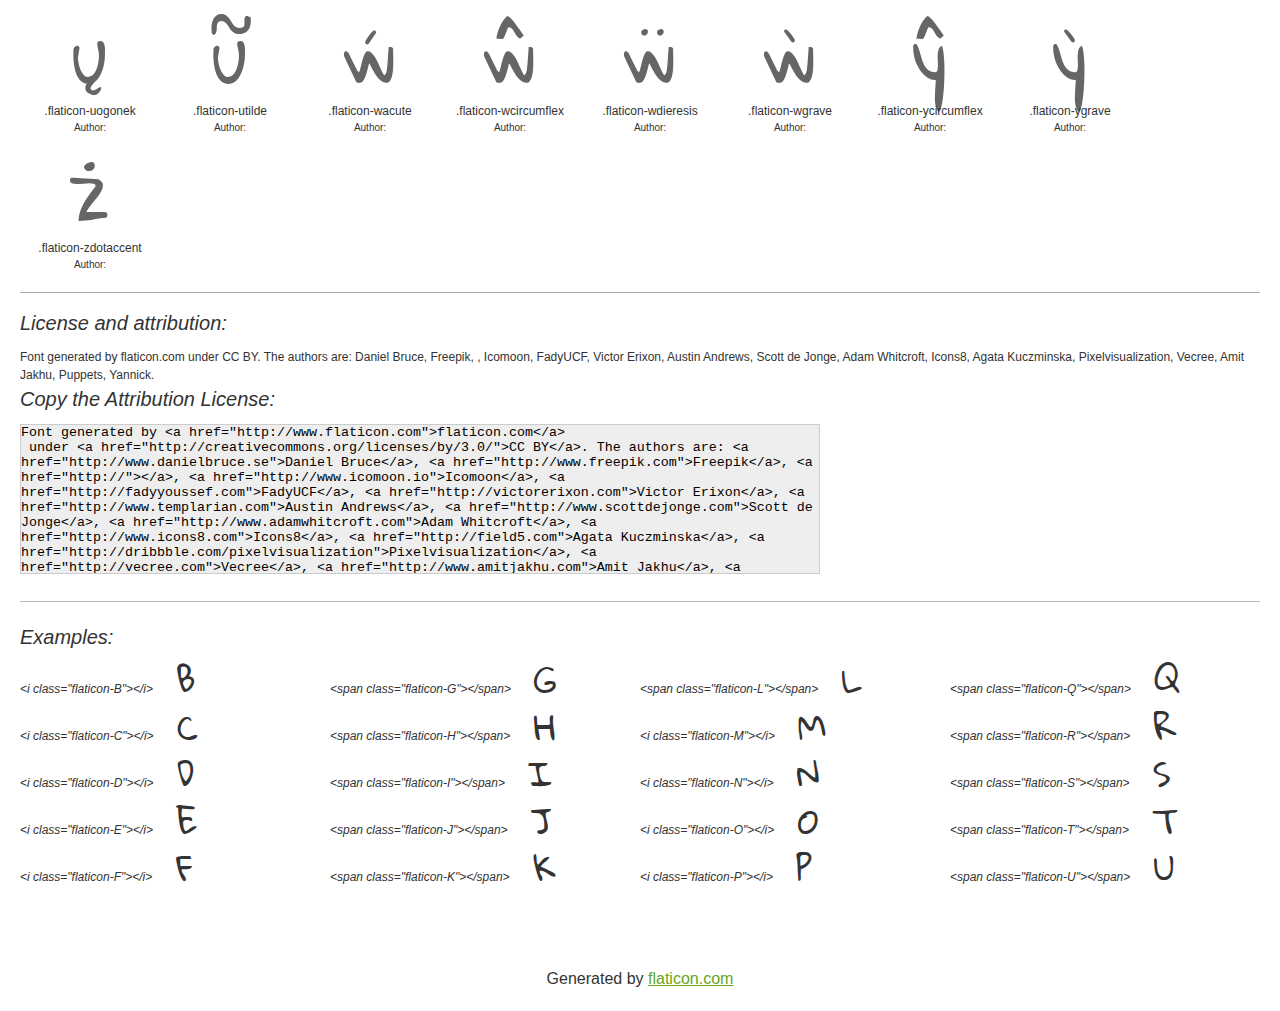
<file: and1_project/fonts/gloriahallelujah.html>
<!DOCTYPE html>
<html>

<head>
    <title>Flaticon WebFont</title>
    <link rel="stylesheet" type="text/css" href="gloriahallelujah.css">
    <meta charset="UTF-8">
    <style>
    body {
        font-family: sans-serif;
        line-height: 1.5;
        font-size: 16px;
        padding: 20px;
        color:#333;
    }
    * {
        -moz-box-sizing: border-box;
        -webkit-box-sizing: border-box;
        box-sizing: border-box;
        margin: 0;
        padding: 0;
    }
    [class^="flaticon-"]:before, [class*=" flaticon-"]:before, [class^="flaticon-"]:after, [class*=" flaticon-"]:after {
        font-family: Flaticon;
        font-size: 30px;
        font-style: normal;
        margin-left: 20px;
        color: #333;
    }
    .image p {
		font-size: 12px;
		margin: 0px;
		clear: none;
		width: 300px;
		line-height: 40px;
	}
    .text {
        float: left;
        font-size:14px;
        margin-top: 15px;
    }
    .text ul {
        margin-left:0px;
        color:#111;
        margin-bottom:20px;
    }
    .text .ex {
        font-size:12px;
        color:#666;
        margin-left:35px;
        display:block;
    }
    .text ul li {
        margin-top:10px;
        list-style:none;
    }
    .num {
        background:#66A523;
        color:#fff;
        border-radius:20px;
        padding:1px;
        display:inline-block;
        width:22px;
        height:22px;
        text-align:center;
        margin-right: 5px;
    }
    .text ul strong {
        font-weight:normal;
        color:#000;
    }
    .image {
        width: 280px;
        float: left;
        margin-bottom: 15px;
        margin-right: 30px;
    }
    #glyphs {
        clear: both;
    }
    .image p:nth-child(even) i {
        clear: none;
    }
    .glyph {
        display: inline-block;
        width: 120px;
        margin: 10px;
        text-align: center;
        vertical-align: top;
        background: #FFF;
    }
    .glyph .glyph-icon {
        padding: 10px;
        display: block;
        font-family:"Flaticon";
        font-size: 64px;
        line-height: 1;
    }
    .glyph .glyph-icon:before {
        font-size: 64px;
        color: #666;
        margin-left: 0;
    }
    .class-name {
        font-size: 12px;
    }
    .author-name {
		font-size: 10px;
	}
	a{
		color: #66A523;
	}
    .instructions {
        font-style:italic;
        font-size:22px;
        margin-bottom:10px;
    }
    .iconsuse {
        font-size:22px;
        font-style:italic;
        padding-top:20px;
        margin-top:20px;
        border-top:1px solid #bbb;
    }
    .usetitle {
        margin-bottom: 10px;
        font-size: 20px;
        font-style: italic;
    }
    .class-name:last-child {
        font-size: 10px;
        color:#888;
    }
    .class-name:last-child a {
        font-size: 10px;
        color:#555;
    }
    .class-name:last-child a:hover {
        color:#66A523;
    }
    .glyph > input {
        display: block;
        width: 100px;
        margin: 5px auto;
        text-align: center;
        font-size: 12px;
        cursor: text;
    }
    .glyph > input.icon-input {
        font-family:"Flaticon";
        font-size: 16px;
        margin-bottom: 10px;
    }
    h1.logo {
        font-size: 40px;
        letter-spacing: -1px;
        margin-top: -16px;
        text-transform: lowercase;
        border-bottom:1px solid #bbb;
    }
    h1.logo strong {
        font-size: 16px;
        font-family:sans-serif;
        font-weight:normal;
        color:#333;
    }
    h1.logo a {
        color:#34302d;
        text-decoration: none;
    }
    h1.logo a span {
        color:#66A523;
    }
    #footer {
        padding-top:40px;
        clear:both;
        text-align:center;
    }
    #footer a {
        color:#66A523;
    }
    textarea {
		margin: 0px;
		width: 800px;
		height: 150px;
		border: 1px solid #CCC;
		resize: none;
		background: #EEE;
    }
    .author-link, .attrDiv a{
    	font-size: 12px;
    	color: #333;
    	text-decoration: none;
    }
    .external {
    	display: block;
    }
    .attrDiv {
		font-size: 12px;
	}
    .attribution {
        border-top: 1px solid #AAA;
        margin: 10px 0;
        padding-top: 15px;
    }
    </style>
</head>

<body>
    <header>
        <h1 class="logo">
            <a href="http://www.flaticon.com">
                <span>FLAT</span>ICON</a>
            <strong>Font Demo</strong>
        </h1>
    </header>

    <section class="demo">
        <div class="text">

            <div class="instructions">Instructions:</div>

            <ul>
                <li>
                    <p>
                        <span class="num">1</span>Copy the "Fonts" files and CSS files to your website CSS folder.
                </li>
                <li>
                    <p>
                        <span class="num">2</span>Add the CSS link to your website source code on header.
                        <br />
                        <span class="ex">&lt;head&gt;
                            <br/>...
                            <br/>&lt;link rel="stylesheet" type="text/css" href="your_website_domain/css_root/gloriahallelujah.css"&gt;
                            <br/>...
                            <br/>&lt;/head&gt;</span>
                </li>

                <li>
                    <p>
                        <span class="num">3</span>Use the icon class on "display:inline" elements:
                        <br />
                        <span class="ex">Use example: &lt;i class=&quot;flaticon-airplane49&quot;&gt;&lt;/i&gt; or &lt;span class=&quot;flaticon-airplane49&quot;&gt;&lt;/span&gt;</span>
                </li>
            </ul>
        </div>

    </section>

    <section id="glyphs"><div class="glyph">
		<div class="glyph-icon flaticon-B"></div>
		<div class="class-name">.flaticon-B</div><div class="author-name">Author: <a href="http://www.flaticon.com/free-icon/vkontakte-logo_3886">Daniel Bruce</a></div></div><div class="glyph">
		<div class="glyph-icon flaticon-C"></div>
		<div class="class-name">.flaticon-C</div><div class="author-name">Author: <a href="http://www.flaticon.com/free-icon/c-test-result-interface-symbol-with-text-lines_43615">Freepik</a></div></div><div class="glyph">
		<div class="glyph-icon flaticon-D"></div>
		<div class="class-name">.flaticon-D</div><div class="author-name">Author: <a href="http://www.flaticon.com/free-icon/d-education-test-note-of-qualification_43644">Freepik</a></div></div><div class="glyph">
		<div class="glyph-icon flaticon-E"></div>
		<div class="class-name">.flaticon-E</div><div class="author-name">Author: <a href="http://www.flaticon.com/free-icon/e-plus-on-school-test-result_43700">Freepik</a></div></div><div class="glyph">
		<div class="glyph-icon flaticon-F"></div>
		<div class="class-name">.flaticon-F</div><div class="author-name">Author: <a href="http://www.flaticon.com/free-icon/f-plus-school-rating-paper-interface-symbol_43008">Freepik</a></div></div><div class="glyph">
		<div class="glyph-icon flaticon-G"></div>
		<div class="class-name">.flaticon-G</div><div class="author-name">Author: <a href="http://www.flaticon.com/free-icon/google-plus-logotype_2050">Freepik</a></div></div><div class="glyph">
		<div class="glyph-icon flaticon-H"></div>
		<div class="class-name">.flaticon-H</div><div class="author-name">Author: <a href="http://www.flaticon.com/free-icon/_"></a></div></div><div class="glyph">
		<div class="glyph-icon flaticon-I"></div>
		<div class="class-name">.flaticon-I</div><div class="author-name">Author: <a href="http://www.flaticon.com/free-icon/i-love-you_67475">Freepik</a></div></div><div class="glyph">
		<div class="glyph-icon flaticon-J"></div>
		<div class="class-name">.flaticon-J</div><div class="author-name">Author: <a href="http://www.flaticon.com/free-icon/_"></a></div></div><div class="glyph">
		<div class="glyph-icon flaticon-K"></div>
		<div class="class-name">.flaticon-K</div><div class="author-name">Author: <a href="http://www.flaticon.com/free-icon/_"></a></div></div><div class="glyph">
		<div class="glyph-icon flaticon-L"></div>
		<div class="class-name">.flaticon-L</div><div class="author-name">Author: <a href="http://www.flaticon.com/free-icon/_"></a></div></div><div class="glyph">
		<div class="glyph-icon flaticon-M"></div>
		<div class="class-name">.flaticon-M</div><div class="author-name">Author: <a href="http://www.flaticon.com/free-icon/letter-m_2041">Freepik</a></div></div><div class="glyph">
		<div class="glyph-icon flaticon-N"></div>
		<div class="class-name">.flaticon-N</div><div class="author-name">Author: <a href="http://www.flaticon.com/free-icon/_"></a></div></div><div class="glyph">
		<div class="glyph-icon flaticon-O"></div>
		<div class="class-name">.flaticon-O</div><div class="author-name">Author: <a href="http://www.flaticon.com/free-icon/_"></a></div></div><div class="glyph">
		<div class="glyph-icon flaticon-P"></div>
		<div class="class-name">.flaticon-P</div><div class="author-name">Author: <a href="http://www.flaticon.com/free-icon/_"></a></div></div><div class="glyph">
		<div class="glyph-icon flaticon-Q"></div>
		<div class="class-name">.flaticon-Q</div><div class="author-name">Author: <a href="http://www.flaticon.com/free-icon/_"></a></div></div><div class="glyph">
		<div class="glyph-icon flaticon-R"></div>
		<div class="class-name">.flaticon-R</div><div class="author-name">Author: <a href="http://www.flaticon.com/free-icon/_"></a></div></div><div class="glyph">
		<div class="glyph-icon flaticon-S"></div>
		<div class="class-name">.flaticon-S</div><div class="author-name">Author: <a href="http://www.flaticon.com/free-icon/_"></a></div></div><div class="glyph">
		<div class="glyph-icon flaticon-T"></div>
		<div class="class-name">.flaticon-T</div><div class="author-name">Author: <a href="http://www.flaticon.com/free-icon/number-8-shirt_16284">Freepik</a></div></div><div class="glyph">
		<div class="glyph-icon flaticon-U"></div>
		<div class="class-name">.flaticon-U</div><div class="author-name">Author: <a href="http://www.flaticon.com/free-icon/u-shaped-magnet-outline_23961">Icomoon</a></div></div><div class="glyph">
		<div class="glyph-icon flaticon-V"></div>
		<div class="class-name">.flaticon-V</div><div class="author-name">Author: <a href="http://www.flaticon.com/free-icon/_"></a></div></div><div class="glyph">
		<div class="glyph-icon flaticon-W"></div>
		<div class="class-name">.flaticon-W</div><div class="author-name">Author: <a href="http://www.flaticon.com/free-icon/letter-w_68596">FadyUCF</a></div></div><div class="glyph">
		<div class="glyph-icon flaticon-X"></div>
		<div class="class-name">.flaticon-X</div><div class="author-name">Author: <a href="http://www.flaticon.com/free-icon/x-button_69324">Victor Erixon</a></div></div><div class="glyph">
		<div class="glyph-icon flaticon-Y"></div>
		<div class="class-name">.flaticon-Y</div><div class="author-name">Author: <a href="http://www.flaticon.com/free-icon/y-combinator-logo-square_8496">Austin Andrews</a></div></div><div class="glyph">
		<div class="glyph-icon flaticon-Z"></div>
		<div class="class-name">.flaticon-Z</div><div class="author-name">Author: <a href="http://www.flaticon.com/free-icon/_"></a></div></div><div class="glyph">
		<div class="glyph-icon flaticon-a"></div>
		<div class="class-name">.flaticon-a</div><div class="author-name">Author: <a href="http://www.flaticon.com/free-icon/a-mark_65952">Freepik</a></div></div><div class="glyph">
		<div class="glyph-icon flaticon-b"></div>
		<div class="class-name">.flaticon-b</div><div class="author-name">Author: <a href="http://www.flaticon.com/free-icon/vkontakte-logo_3886">Daniel Bruce</a></div></div><div class="glyph">
		<div class="glyph-icon flaticon-c"></div>
		<div class="class-name">.flaticon-c</div><div class="author-name">Author: <a href="http://www.flaticon.com/free-icon/c-test-result-interface-symbol-with-text-lines_43615">Freepik</a></div></div><div class="glyph">
		<div class="glyph-icon flaticon-d"></div>
		<div class="class-name">.flaticon-d</div><div class="author-name">Author: <a href="http://www.flaticon.com/free-icon/d-education-test-note-of-qualification_43644">Freepik</a></div></div><div class="glyph">
		<div class="glyph-icon flaticon-e"></div>
		<div class="class-name">.flaticon-e</div><div class="author-name">Author: <a href="http://www.flaticon.com/free-icon/e-plus-on-school-test-result_43700">Freepik</a></div></div><div class="glyph">
		<div class="glyph-icon flaticon-f"></div>
		<div class="class-name">.flaticon-f</div><div class="author-name">Author: <a href="http://www.flaticon.com/free-icon/f-plus-school-rating-paper-interface-symbol_43008">Freepik</a></div></div><div class="glyph">
		<div class="glyph-icon flaticon-g"></div>
		<div class="class-name">.flaticon-g</div><div class="author-name">Author: <a href="http://www.flaticon.com/free-icon/google-plus-logotype_2050">Freepik</a></div></div><div class="glyph">
		<div class="glyph-icon flaticon-h"></div>
		<div class="class-name">.flaticon-h</div><div class="author-name">Author: <a href="http://www.flaticon.com/free-icon/_"></a></div></div><div class="glyph">
		<div class="glyph-icon flaticon-i"></div>
		<div class="class-name">.flaticon-i</div><div class="author-name">Author: <a href="http://www.flaticon.com/free-icon/i-love-you_67475">Freepik</a></div></div><div class="glyph">
		<div class="glyph-icon flaticon-j"></div>
		<div class="class-name">.flaticon-j</div><div class="author-name">Author: <a href="http://www.flaticon.com/free-icon/_"></a></div></div><div class="glyph">
		<div class="glyph-icon flaticon-k"></div>
		<div class="class-name">.flaticon-k</div><div class="author-name">Author: <a href="http://www.flaticon.com/free-icon/_"></a></div></div><div class="glyph">
		<div class="glyph-icon flaticon-l"></div>
		<div class="class-name">.flaticon-l</div><div class="author-name">Author: <a href="http://www.flaticon.com/free-icon/_"></a></div></div><div class="glyph">
		<div class="glyph-icon flaticon-m"></div>
		<div class="class-name">.flaticon-m</div><div class="author-name">Author: <a href="http://www.flaticon.com/free-icon/letter-m_2041">Freepik</a></div></div><div class="glyph">
		<div class="glyph-icon flaticon-n"></div>
		<div class="class-name">.flaticon-n</div><div class="author-name">Author: <a href="http://www.flaticon.com/free-icon/_"></a></div></div><div class="glyph">
		<div class="glyph-icon flaticon-o"></div>
		<div class="class-name">.flaticon-o</div><div class="author-name">Author: <a href="http://www.flaticon.com/free-icon/_"></a></div></div><div class="glyph">
		<div class="glyph-icon flaticon-p"></div>
		<div class="class-name">.flaticon-p</div><div class="author-name">Author: <a href="http://www.flaticon.com/free-icon/_"></a></div></div><div class="glyph">
		<div class="glyph-icon flaticon-q"></div>
		<div class="class-name">.flaticon-q</div><div class="author-name">Author: <a href="http://www.flaticon.com/free-icon/_"></a></div></div><div class="glyph">
		<div class="glyph-icon flaticon-r"></div>
		<div class="class-name">.flaticon-r</div><div class="author-name">Author: <a href="http://www.flaticon.com/free-icon/_"></a></div></div><div class="glyph">
		<div class="glyph-icon flaticon-s"></div>
		<div class="class-name">.flaticon-s</div><div class="author-name">Author: <a href="http://www.flaticon.com/free-icon/_"></a></div></div><div class="glyph">
		<div class="glyph-icon flaticon-t"></div>
		<div class="class-name">.flaticon-t</div><div class="author-name">Author: <a href="http://www.flaticon.com/free-icon/number-8-shirt_16284">Freepik</a></div></div><div class="glyph">
		<div class="glyph-icon flaticon-u"></div>
		<div class="class-name">.flaticon-u</div><div class="author-name">Author: <a href="http://www.flaticon.com/free-icon/u-shaped-magnet-outline_23961">Icomoon</a></div></div><div class="glyph">
		<div class="glyph-icon flaticon-v"></div>
		<div class="class-name">.flaticon-v</div><div class="author-name">Author: <a href="http://www.flaticon.com/free-icon/_"></a></div></div><div class="glyph">
		<div class="glyph-icon flaticon-w"></div>
		<div class="class-name">.flaticon-w</div><div class="author-name">Author: <a href="http://www.flaticon.com/free-icon/letter-w_68596">FadyUCF</a></div></div><div class="glyph">
		<div class="glyph-icon flaticon-x"></div>
		<div class="class-name">.flaticon-x</div><div class="author-name">Author: <a href="http://www.flaticon.com/free-icon/x-button_69324">Victor Erixon</a></div></div><div class="glyph">
		<div class="glyph-icon flaticon-y"></div>
		<div class="class-name">.flaticon-y</div><div class="author-name">Author: <a href="http://www.flaticon.com/free-icon/y-combinator-logo-square_8496">Austin Andrews</a></div></div><div class="glyph">
		<div class="glyph-icon flaticon-z"></div>
		<div class="class-name">.flaticon-z</div><div class="author-name">Author: <a href="http://www.flaticon.com/free-icon/_"></a></div></div><div class="glyph">
		<div class="glyph-icon flaticon-zero"></div>
		<div class="class-name">.flaticon-zero</div><div class="author-name">Author: <a href="http://www.flaticon.com/free-icon/zero-emission-badge_25097">Freepik</a></div></div><div class="glyph">
		<div class="glyph-icon flaticon-one"></div>
		<div class="class-name">.flaticon-one</div><div class="author-name">Author: <a href="http://www.flaticon.com/free-icon/_"></a></div></div><div class="glyph">
		<div class="glyph-icon flaticon-two"></div>
		<div class="class-name">.flaticon-two</div><div class="author-name">Author: <a href="http://www.flaticon.com/free-icon/two-arrows-pointing-opposite-directions_8682">Scott de Jonge</a></div></div><div class="glyph">
		<div class="glyph-icon flaticon-three"></div>
		<div class="class-name">.flaticon-three</div><div class="author-name">Author: <a href="http://www.flaticon.com/free-icon/three-aligned-dots-forming-a-line_7568">Adam Whitcroft</a></div></div><div class="glyph">
		<div class="glyph-icon flaticon-four"></div>
		<div class="class-name">.flaticon-four</div><div class="author-name">Author: <a href="http://www.flaticon.com/free-icon/number-four_1888">Freepik</a></div></div><div class="glyph">
		<div class="glyph-icon flaticon-five"></div>
		<div class="class-name">.flaticon-five</div><div class="author-name">Author: <a href="http://www.flaticon.com/free-icon/hotel-five-stars-sign_62959">Freepik</a></div></div><div class="glyph">
		<div class="glyph-icon flaticon-six"></div>
		<div class="class-name">.flaticon-six</div><div class="author-name">Author: <a href="http://www.flaticon.com/free-icon/_"></a></div></div><div class="glyph">
		<div class="glyph-icon flaticon-seven"></div>
		<div class="class-name">.flaticon-seven</div><div class="author-name">Author: <a href="http://www.flaticon.com/free-icon/_"></a></div></div><div class="glyph">
		<div class="glyph-icon flaticon-eight"></div>
		<div class="class-name">.flaticon-eight</div><div class="author-name">Author: <a href="http://www.flaticon.com/free-icon/number-8_1879">Freepik</a></div></div><div class="glyph">
		<div class="glyph-icon flaticon-nine"></div>
		<div class="class-name">.flaticon-nine</div><div class="author-name">Author: <a href="http://www.flaticon.com/free-icon/_"></a></div></div><div class="glyph">
		<div class="glyph-icon flaticon-underscore"></div>
		<div class="class-name">.flaticon-underscore</div><div class="author-name">Author: <a href="http://www.flaticon.com/free-icon/_"></a></div></div><div class="glyph">
		<div class="glyph-icon flaticon-equal"></div>
		<div class="class-name">.flaticon-equal</div><div class="author-name">Author: <a href="http://www.flaticon.com/free-icon/equals-sign_2965">Icons8</a></div></div><div class="glyph">
		<div class="glyph-icon flaticon-bracketleft"></div>
		<div class="class-name">.flaticon-bracketleft</div><div class="author-name">Author: <a href="http://www.flaticon.com/free-icon/_"></a></div></div><div class="glyph">
		<div class="glyph-icon flaticon-bracketright"></div>
		<div class="class-name">.flaticon-bracketright</div><div class="author-name">Author: <a href="http://www.flaticon.com/free-icon/_"></a></div></div><div class="glyph">
		<div class="glyph-icon flaticon-semicolon"></div>
		<div class="class-name">.flaticon-semicolon</div><div class="author-name">Author: <a href="http://www.flaticon.com/free-icon/_"></a></div></div><div class="glyph">
		<div class="glyph-icon flaticon-comma"></div>
		<div class="class-name">.flaticon-comma</div><div class="author-name">Author: <a href="http://www.flaticon.com/free-icon/_"></a></div></div><div class="glyph">
		<div class="glyph-icon flaticon-period"></div>
		<div class="class-name">.flaticon-period</div><div class="author-name">Author: <a href="http://www.flaticon.com/free-icon/_"></a></div></div><div class="glyph">
		<div class="glyph-icon flaticon-slash"></div>
		<div class="class-name">.flaticon-slash</div><div class="author-name">Author: <a href="http://www.flaticon.com/free-icon/slash-and-dot-sketch-variant_37278">Freepik</a></div></div><div class="glyph">
		<div class="glyph-icon flaticon-exclam"></div>
		<div class="class-name">.flaticon-exclam</div><div class="author-name">Author: <a href="http://www.flaticon.com/free-icon/_"></a></div></div><div class="glyph">
		<div class="glyph-icon flaticon-at"></div>
		<div class="class-name">.flaticon-at</div><div class="author-name">Author: <a href="http://www.flaticon.com/free-icon/commercial-at_71198">Agata Kuczminska</a></div></div><div class="glyph">
		<div class="glyph-icon flaticon-numbersign"></div>
		<div class="class-name">.flaticon-numbersign</div><div class="author-name">Author: <a href="http://www.flaticon.com/free-icon/_"></a></div></div><div class="glyph">
		<div class="glyph-icon flaticon-dollar"></div>
		<div class="class-name">.flaticon-dollar</div><div class="author-name">Author: <a href="http://www.flaticon.com/free-icon/dollar-bills-stack_69834">Freepik</a></div></div><div class="glyph">
		<div class="glyph-icon flaticon-percent"></div>
		<div class="class-name">.flaticon-percent</div><div class="author-name">Author: <a href="http://www.flaticon.com/free-icon/_"></a></div></div><div class="glyph">
		<div class="glyph-icon flaticon-asciicircum"></div>
		<div class="class-name">.flaticon-asciicircum</div><div class="author-name">Author: <a href="http://www.flaticon.com/free-icon/_"></a></div></div><div class="glyph">
		<div class="glyph-icon flaticon-ampersand"></div>
		<div class="class-name">.flaticon-ampersand</div><div class="author-name">Author: <a href="http://www.flaticon.com/free-icon/_"></a></div></div><div class="glyph">
		<div class="glyph-icon flaticon-asterisk"></div>
		<div class="class-name">.flaticon-asterisk</div><div class="author-name">Author: <a href="http://www.flaticon.com/free-icon/asterisk-star_9495">Austin Andrews</a></div></div><div class="glyph">
		<div class="glyph-icon flaticon-parenleft"></div>
		<div class="class-name">.flaticon-parenleft</div><div class="author-name">Author: <a href="http://www.flaticon.com/free-icon/_"></a></div></div><div class="glyph">
		<div class="glyph-icon flaticon-parenright"></div>
		<div class="class-name">.flaticon-parenright</div><div class="author-name">Author: <a href="http://www.flaticon.com/free-icon/_"></a></div></div><div class="glyph">
		<div class="glyph-icon flaticon-plus"></div>
		<div class="class-name">.flaticon-plus</div><div class="author-name">Author: <a href="http://www.flaticon.com/free-icon/plus-button-pixel_69247">Pixelvisualization</a></div></div><div class="glyph">
		<div class="glyph-icon flaticon-braceleft"></div>
		<div class="class-name">.flaticon-braceleft</div><div class="author-name">Author: <a href="http://www.flaticon.com/free-icon/_"></a></div></div><div class="glyph">
		<div class="glyph-icon flaticon-braceright"></div>
		<div class="class-name">.flaticon-braceright</div><div class="author-name">Author: <a href="http://www.flaticon.com/free-icon/_"></a></div></div><div class="glyph">
		<div class="glyph-icon flaticon-backslash"></div>
		<div class="class-name">.flaticon-backslash</div><div class="author-name">Author: <a href="http://www.flaticon.com/free-icon/_"></a></div></div><div class="glyph">
		<div class="glyph-icon flaticon-colon"></div>
		<div class="class-name">.flaticon-colon</div><div class="author-name">Author: <a href="http://www.flaticon.com/free-icon/costa-rican-colon_66219">Vecree</a></div></div><div class="glyph">
		<div class="glyph-icon flaticon-less"></div>
		<div class="class-name">.flaticon-less</div><div class="author-name">Author: <a href="http://www.flaticon.com/free-icon/_"></a></div></div><div class="glyph">
		<div class="glyph-icon flaticon-greater"></div>
		<div class="class-name">.flaticon-greater</div><div class="author-name">Author: <a href="http://www.flaticon.com/free-icon/greater-than-and-single-line-not-equal-to-maths-sign_43268">Freepik</a></div></div><div class="glyph">
		<div class="glyph-icon flaticon-question"></div>
		<div class="class-name">.flaticon-question</div><div class="author-name">Author: <a href="http://www.flaticon.com/free-icon/question-mark-button_8235">Amit Jakhu</a></div></div><div class="glyph">
		<div class="glyph-icon flaticon-quotedbl"></div>
		<div class="class-name">.flaticon-quotedbl</div><div class="author-name">Author: <a href="http://www.flaticon.com/free-icon/_"></a></div></div><div class="glyph">
		<div class="glyph-icon flaticon-quotedblbase"></div>
		<div class="class-name">.flaticon-quotedblbase</div><div class="author-name">Author: <a href="http://www.flaticon.com/free-icon/_"></a></div></div><div class="glyph">
		<div class="glyph-icon flaticon-quoteright"></div>
		<div class="class-name">.flaticon-quoteright</div><div class="author-name">Author: <a href="http://www.flaticon.com/free-icon/_"></a></div></div><div class="glyph">
		<div class="glyph-icon flaticon-quoteleft"></div>
		<div class="class-name">.flaticon-quoteleft</div><div class="author-name">Author: <a href="http://www.flaticon.com/free-icon/_"></a></div></div><div class="glyph">
		<div class="glyph-icon flaticon-quotesinglbase"></div>
		<div class="class-name">.flaticon-quotesinglbase</div><div class="author-name">Author: <a href="http://www.flaticon.com/free-icon/_"></a></div></div><div class="glyph">
		<div class="glyph-icon flaticon-quotesingle"></div>
		<div class="class-name">.flaticon-quotesingle</div><div class="author-name">Author: <a href="http://www.flaticon.com/free-icon/_"></a></div></div><div class="glyph">
		<div class="glyph-icon flaticon-hyphen"></div>
		<div class="class-name">.flaticon-hyphen</div><div class="author-name">Author: <a href="http://www.flaticon.com/free-icon/_"></a></div></div><div class="glyph">
		<div class="glyph-icon flaticon-quotedblleft"></div>
		<div class="class-name">.flaticon-quotedblleft</div><div class="author-name">Author: <a href="http://www.flaticon.com/free-icon/_"></a></div></div><div class="glyph">
		<div class="glyph-icon flaticon-quotedblright"></div>
		<div class="class-name">.flaticon-quotedblright</div><div class="author-name">Author: <a href="http://www.flaticon.com/free-icon/_"></a></div></div><div class="glyph">
		<div class="glyph-icon flaticon-A"></div>
		<div class="class-name">.flaticon-A</div><div class="author-name">Author: <a href="http://www.flaticon.com/free-icon/a-mark_65952">Freepik</a></div></div><div class="glyph">
		<div class="glyph-icon flaticon-tilde"></div>
		<div class="class-name">.flaticon-tilde</div><div class="author-name">Author: <a href="http://www.flaticon.com/free-icon/_"></a></div></div><div class="glyph">
		<div class="glyph-icon flaticon-a35"></div>
		<div class="class-name">.flaticon-a35</div><div class="author-name">Author: <a href="http://www.flaticon.com/free-icon/_"></a></div></div><div class="glyph">
		<div class="glyph-icon flaticon-grave"></div>
		<div class="class-name">.flaticon-grave</div><div class="author-name">Author: <a href="http://www.flaticon.com/free-icon/_"></a></div></div><div class="glyph">
		<div class="glyph-icon flaticon-acute"></div>
		<div class="class-name">.flaticon-acute</div><div class="author-name">Author: <a href="http://www.flaticon.com/free-icon/acute-angle-of-45-degrees_43609">Freepik</a></div></div><div class="glyph">
		<div class="glyph-icon flaticon-circumflex"></div>
		<div class="class-name">.flaticon-circumflex</div><div class="author-name">Author: <a href="http://www.flaticon.com/free-icon/_"></a></div></div><div class="glyph">
		<div class="glyph-icon flaticon-caron"></div>
		<div class="class-name">.flaticon-caron</div><div class="author-name">Author: <a href="http://www.flaticon.com/free-icon/_"></a></div></div><div class="glyph">
		<div class="glyph-icon flaticon-cedilla"></div>
		<div class="class-name">.flaticon-cedilla</div><div class="author-name">Author: <a href="http://www.flaticon.com/free-icon/_"></a></div></div><div class="glyph">
		<div class="glyph-icon flaticon-ellipsis"></div>
		<div class="class-name">.flaticon-ellipsis</div><div class="author-name">Author: <a href="http://www.flaticon.com/free-icon/ellipsis-three-vertical-squares-menu-interface-symbol_39422">Freepik</a></div></div><div class="glyph">
		<div class="glyph-icon flaticon-dieresis"></div>
		<div class="class-name">.flaticon-dieresis</div><div class="author-name">Author: <a href="http://www.flaticon.com/free-icon/_"></a></div></div><div class="glyph">
		<div class="glyph-icon flaticon-fi"></div>
		<div class="class-name">.flaticon-fi</div><div class="author-name">Author: <a href="http://www.flaticon.com/free-icon/_"></a></div></div><div class="glyph">
		<div class="glyph-icon flaticon-fl"></div>
		<div class="class-name">.flaticon-fl</div><div class="author-name">Author: <a href="http://www.flaticon.com/free-icon/fl-file-symbol-and-a-pencil_51262">Freepik</a></div></div><div class="glyph">
		<div class="glyph-icon flaticon-Lslash"></div>
		<div class="class-name">.flaticon-Lslash</div><div class="author-name">Author: <a href="http://www.flaticon.com/free-icon/_"></a></div></div><div class="glyph">
		<div class="glyph-icon flaticon-lslash"></div>
		<div class="class-name">.flaticon-lslash</div><div class="author-name">Author: <a href="http://www.flaticon.com/free-icon/_"></a></div></div><div class="glyph">
		<div class="glyph-icon flaticon-Zcaron"></div>
		<div class="class-name">.flaticon-Zcaron</div><div class="author-name">Author: <a href="http://www.flaticon.com/free-icon/_"></a></div></div><div class="glyph">
		<div class="glyph-icon flaticon-zcaron"></div>
		<div class="class-name">.flaticon-zcaron</div><div class="author-name">Author: <a href="http://www.flaticon.com/free-icon/_"></a></div></div><div class="glyph">
		<div class="glyph-icon flaticon-Euro"></div>
		<div class="class-name">.flaticon-Euro</div><div class="author-name">Author: <a href="http://www.flaticon.com/free-icon/euro-sign_68639">Puppets</a></div></div><div class="glyph">
		<div class="glyph-icon flaticon-florin"></div>
		<div class="class-name">.flaticon-florin</div><div class="author-name">Author: <a href="http://www.flaticon.com/free-icon/_"></a></div></div><div class="glyph">
		<div class="glyph-icon flaticon-Scaron"></div>
		<div class="class-name">.flaticon-Scaron</div><div class="author-name">Author: <a href="http://www.flaticon.com/free-icon/_"></a></div></div><div class="glyph">
		<div class="glyph-icon flaticon-OE"></div>
		<div class="class-name">.flaticon-OE</div><div class="author-name">Author: <a href="http://www.flaticon.com/free-icon/_"></a></div></div><div class="glyph">
		<div class="glyph-icon flaticon-scaron"></div>
		<div class="class-name">.flaticon-scaron</div><div class="author-name">Author: <a href="http://www.flaticon.com/free-icon/_"></a></div></div><div class="glyph">
		<div class="glyph-icon flaticon-trademark"></div>
		<div class="class-name">.flaticon-trademark</div><div class="author-name">Author: <a href="http://www.flaticon.com/free-icon/_"></a></div></div><div class="glyph">
		<div class="glyph-icon flaticon-oe"></div>
		<div class="class-name">.flaticon-oe</div><div class="author-name">Author: <a href="http://www.flaticon.com/free-icon/_"></a></div></div><div class="glyph">
		<div class="glyph-icon flaticon-Ydieresis"></div>
		<div class="class-name">.flaticon-Ydieresis</div><div class="author-name">Author: <a href="http://www.flaticon.com/free-icon/_"></a></div></div><div class="glyph">
		<div class="glyph-icon flaticon-exclamdown"></div>
		<div class="class-name">.flaticon-exclamdown</div><div class="author-name">Author: <a href="http://www.flaticon.com/free-icon/_"></a></div></div><div class="glyph">
		<div class="glyph-icon flaticon-cent"></div>
		<div class="class-name">.flaticon-cent</div><div class="author-name">Author: <a href="http://www.flaticon.com/free-icon/_"></a></div></div><div class="glyph">
		<div class="glyph-icon flaticon-yen"></div>
		<div class="class-name">.flaticon-yen</div><div class="author-name">Author: <a href="http://www.flaticon.com/free-icon/yens-are-not-accepted_3636">Daniel Bruce</a></div></div><div class="glyph">
		<div class="glyph-icon flaticon-questiondown"></div>
		<div class="class-name">.flaticon-questiondown</div><div class="author-name">Author: <a href="http://www.flaticon.com/free-icon/_"></a></div></div><div class="glyph">
		<div class="glyph-icon flaticon-Agrave"></div>
		<div class="class-name">.flaticon-Agrave</div><div class="author-name">Author: <a href="http://www.flaticon.com/free-icon/_"></a></div></div><div class="glyph">
		<div class="glyph-icon flaticon-Aacute"></div>
		<div class="class-name">.flaticon-Aacute</div><div class="author-name">Author: <a href="http://www.flaticon.com/free-icon/_"></a></div></div><div class="glyph">
		<div class="glyph-icon flaticon-Acircumflex"></div>
		<div class="class-name">.flaticon-Acircumflex</div><div class="author-name">Author: <a href="http://www.flaticon.com/free-icon/_"></a></div></div><div class="glyph">
		<div class="glyph-icon flaticon-Atilde"></div>
		<div class="class-name">.flaticon-Atilde</div><div class="author-name">Author: <a href="http://www.flaticon.com/free-icon/_"></a></div></div><div class="glyph">
		<div class="glyph-icon flaticon-Adieresis"></div>
		<div class="class-name">.flaticon-Adieresis</div><div class="author-name">Author: <a href="http://www.flaticon.com/free-icon/_"></a></div></div><div class="glyph">
		<div class="glyph-icon flaticon-ring"></div>
		<div class="class-name">.flaticon-ring</div><div class="author-name">Author: <a href="http://www.flaticon.com/free-icon/rotated-thin-ring-shape_12491">Yannick</a></div></div><div class="glyph">
		<div class="glyph-icon flaticon-Aring"></div>
		<div class="class-name">.flaticon-Aring</div><div class="author-name">Author: <a href="http://www.flaticon.com/free-icon/_"></a></div></div><div class="glyph">
		<div class="glyph-icon flaticon-AE"></div>
		<div class="class-name">.flaticon-AE</div><div class="author-name">Author: <a href="http://www.flaticon.com/free-icon/after-effect-logo_68586">FadyUCF</a></div></div><div class="glyph">
		<div class="glyph-icon flaticon-Ccedilla"></div>
		<div class="class-name">.flaticon-Ccedilla</div><div class="author-name">Author: <a href="http://www.flaticon.com/free-icon/_"></a></div></div><div class="glyph">
		<div class="glyph-icon flaticon-Egrave"></div>
		<div class="class-name">.flaticon-Egrave</div><div class="author-name">Author: <a href="http://www.flaticon.com/free-icon/_"></a></div></div><div class="glyph">
		<div class="glyph-icon flaticon-Eacute"></div>
		<div class="class-name">.flaticon-Eacute</div><div class="author-name">Author: <a href="http://www.flaticon.com/free-icon/_"></a></div></div><div class="glyph">
		<div class="glyph-icon flaticon-Ecircumflex"></div>
		<div class="class-name">.flaticon-Ecircumflex</div><div class="author-name">Author: <a href="http://www.flaticon.com/free-icon/_"></a></div></div><div class="glyph">
		<div class="glyph-icon flaticon-Edieresis"></div>
		<div class="class-name">.flaticon-Edieresis</div><div class="author-name">Author: <a href="http://www.flaticon.com/free-icon/_"></a></div></div><div class="glyph">
		<div class="glyph-icon flaticon-Igrave"></div>
		<div class="class-name">.flaticon-Igrave</div><div class="author-name">Author: <a href="http://www.flaticon.com/free-icon/_"></a></div></div><div class="glyph">
		<div class="glyph-icon flaticon-Iacute"></div>
		<div class="class-name">.flaticon-Iacute</div><div class="author-name">Author: <a href="http://www.flaticon.com/free-icon/_"></a></div></div><div class="glyph">
		<div class="glyph-icon flaticon-Icircumflex"></div>
		<div class="class-name">.flaticon-Icircumflex</div><div class="author-name">Author: <a href="http://www.flaticon.com/free-icon/_"></a></div></div><div class="glyph">
		<div class="glyph-icon flaticon-Idieresis"></div>
		<div class="class-name">.flaticon-Idieresis</div><div class="author-name">Author: <a href="http://www.flaticon.com/free-icon/_"></a></div></div><div class="glyph">
		<div class="glyph-icon flaticon-Eth"></div>
		<div class="class-name">.flaticon-Eth</div><div class="author-name">Author: <a href="http://www.flaticon.com/free-icon/_"></a></div></div><div class="glyph">
		<div class="glyph-icon flaticon-Ntilde"></div>
		<div class="class-name">.flaticon-Ntilde</div><div class="author-name">Author: <a href="http://www.flaticon.com/free-icon/_"></a></div></div><div class="glyph">
		<div class="glyph-icon flaticon-Ograve"></div>
		<div class="class-name">.flaticon-Ograve</div><div class="author-name">Author: <a href="http://www.flaticon.com/free-icon/_"></a></div></div><div class="glyph">
		<div class="glyph-icon flaticon-Oacute"></div>
		<div class="class-name">.flaticon-Oacute</div><div class="author-name">Author: <a href="http://www.flaticon.com/free-icon/_"></a></div></div><div class="glyph">
		<div class="glyph-icon flaticon-Ocircumflex"></div>
		<div class="class-name">.flaticon-Ocircumflex</div><div class="author-name">Author: <a href="http://www.flaticon.com/free-icon/_"></a></div></div><div class="glyph">
		<div class="glyph-icon flaticon-Otilde"></div>
		<div class="class-name">.flaticon-Otilde</div><div class="author-name">Author: <a href="http://www.flaticon.com/free-icon/_"></a></div></div><div class="glyph">
		<div class="glyph-icon flaticon-Odieresis"></div>
		<div class="class-name">.flaticon-Odieresis</div><div class="author-name">Author: <a href="http://www.flaticon.com/free-icon/_"></a></div></div><div class="glyph">
		<div class="glyph-icon flaticon-Oslash"></div>
		<div class="class-name">.flaticon-Oslash</div><div class="author-name">Author: <a href="http://www.flaticon.com/free-icon/_"></a></div></div><div class="glyph">
		<div class="glyph-icon flaticon-Ugrave"></div>
		<div class="class-name">.flaticon-Ugrave</div><div class="author-name">Author: <a href="http://www.flaticon.com/free-icon/_"></a></div></div><div class="glyph">
		<div class="glyph-icon flaticon-Uacute"></div>
		<div class="class-name">.flaticon-Uacute</div><div class="author-name">Author: <a href="http://www.flaticon.com/free-icon/_"></a></div></div><div class="glyph">
		<div class="glyph-icon flaticon-Ucircumflex"></div>
		<div class="class-name">.flaticon-Ucircumflex</div><div class="author-name">Author: <a href="http://www.flaticon.com/free-icon/_"></a></div></div><div class="glyph">
		<div class="glyph-icon flaticon-Udieresis"></div>
		<div class="class-name">.flaticon-Udieresis</div><div class="author-name">Author: <a href="http://www.flaticon.com/free-icon/_"></a></div></div><div class="glyph">
		<div class="glyph-icon flaticon-Yacute"></div>
		<div class="class-name">.flaticon-Yacute</div><div class="author-name">Author: <a href="http://www.flaticon.com/free-icon/_"></a></div></div><div class="glyph">
		<div class="glyph-icon flaticon-agrave"></div>
		<div class="class-name">.flaticon-agrave</div><div class="author-name">Author: <a href="http://www.flaticon.com/free-icon/_"></a></div></div><div class="glyph">
		<div class="glyph-icon flaticon-aacute"></div>
		<div class="class-name">.flaticon-aacute</div><div class="author-name">Author: <a href="http://www.flaticon.com/free-icon/_"></a></div></div><div class="glyph">
		<div class="glyph-icon flaticon-acircumflex"></div>
		<div class="class-name">.flaticon-acircumflex</div><div class="author-name">Author: <a href="http://www.flaticon.com/free-icon/_"></a></div></div><div class="glyph">
		<div class="glyph-icon flaticon-atilde"></div>
		<div class="class-name">.flaticon-atilde</div><div class="author-name">Author: <a href="http://www.flaticon.com/free-icon/_"></a></div></div><div class="glyph">
		<div class="glyph-icon flaticon-adieresis"></div>
		<div class="class-name">.flaticon-adieresis</div><div class="author-name">Author: <a href="http://www.flaticon.com/free-icon/_"></a></div></div><div class="glyph">
		<div class="glyph-icon flaticon-aring"></div>
		<div class="class-name">.flaticon-aring</div><div class="author-name">Author: <a href="http://www.flaticon.com/free-icon/_"></a></div></div><div class="glyph">
		<div class="glyph-icon flaticon-ae"></div>
		<div class="class-name">.flaticon-ae</div><div class="author-name">Author: <a href="http://www.flaticon.com/free-icon/after-effect-logo_68586">FadyUCF</a></div></div><div class="glyph">
		<div class="glyph-icon flaticon-ccedilla"></div>
		<div class="class-name">.flaticon-ccedilla</div><div class="author-name">Author: <a href="http://www.flaticon.com/free-icon/_"></a></div></div><div class="glyph">
		<div class="glyph-icon flaticon-egrave"></div>
		<div class="class-name">.flaticon-egrave</div><div class="author-name">Author: <a href="http://www.flaticon.com/free-icon/_"></a></div></div><div class="glyph">
		<div class="glyph-icon flaticon-eacute"></div>
		<div class="class-name">.flaticon-eacute</div><div class="author-name">Author: <a href="http://www.flaticon.com/free-icon/_"></a></div></div><div class="glyph">
		<div class="glyph-icon flaticon-ecircumflex"></div>
		<div class="class-name">.flaticon-ecircumflex</div><div class="author-name">Author: <a href="http://www.flaticon.com/free-icon/_"></a></div></div><div class="glyph">
		<div class="glyph-icon flaticon-edieresis"></div>
		<div class="class-name">.flaticon-edieresis</div><div class="author-name">Author: <a href="http://www.flaticon.com/free-icon/_"></a></div></div><div class="glyph">
		<div class="glyph-icon flaticon-igrave"></div>
		<div class="class-name">.flaticon-igrave</div><div class="author-name">Author: <a href="http://www.flaticon.com/free-icon/_"></a></div></div><div class="glyph">
		<div class="glyph-icon flaticon-iacute"></div>
		<div class="class-name">.flaticon-iacute</div><div class="author-name">Author: <a href="http://www.flaticon.com/free-icon/_"></a></div></div><div class="glyph">
		<div class="glyph-icon flaticon-icircumflex"></div>
		<div class="class-name">.flaticon-icircumflex</div><div class="author-name">Author: <a href="http://www.flaticon.com/free-icon/_"></a></div></div><div class="glyph">
		<div class="glyph-icon flaticon-idieresis"></div>
		<div class="class-name">.flaticon-idieresis</div><div class="author-name">Author: <a href="http://www.flaticon.com/free-icon/_"></a></div></div><div class="glyph">
		<div class="glyph-icon flaticon-ntilde"></div>
		<div class="class-name">.flaticon-ntilde</div><div class="author-name">Author: <a href="http://www.flaticon.com/free-icon/_"></a></div></div><div class="glyph">
		<div class="glyph-icon flaticon-ograve"></div>
		<div class="class-name">.flaticon-ograve</div><div class="author-name">Author: <a href="http://www.flaticon.com/free-icon/_"></a></div></div><div class="glyph">
		<div class="glyph-icon flaticon-oacute"></div>
		<div class="class-name">.flaticon-oacute</div><div class="author-name">Author: <a href="http://www.flaticon.com/free-icon/_"></a></div></div><div class="glyph">
		<div class="glyph-icon flaticon-ocircumflex"></div>
		<div class="class-name">.flaticon-ocircumflex</div><div class="author-name">Author: <a href="http://www.flaticon.com/free-icon/_"></a></div></div><div class="glyph">
		<div class="glyph-icon flaticon-otilde"></div>
		<div class="class-name">.flaticon-otilde</div><div class="author-name">Author: <a href="http://www.flaticon.com/free-icon/_"></a></div></div><div class="glyph">
		<div class="glyph-icon flaticon-odieresis"></div>
		<div class="class-name">.flaticon-odieresis</div><div class="author-name">Author: <a href="http://www.flaticon.com/free-icon/_"></a></div></div><div class="glyph">
		<div class="glyph-icon flaticon-oslash"></div>
		<div class="class-name">.flaticon-oslash</div><div class="author-name">Author: <a href="http://www.flaticon.com/free-icon/_"></a></div></div><div class="glyph">
		<div class="glyph-icon flaticon-ugrave"></div>
		<div class="class-name">.flaticon-ugrave</div><div class="author-name">Author: <a href="http://www.flaticon.com/free-icon/_"></a></div></div><div class="glyph">
		<div class="glyph-icon flaticon-uacute"></div>
		<div class="class-name">.flaticon-uacute</div><div class="author-name">Author: <a href="http://www.flaticon.com/free-icon/_"></a></div></div><div class="glyph">
		<div class="glyph-icon flaticon-ucircumflex"></div>
		<div class="class-name">.flaticon-ucircumflex</div><div class="author-name">Author: <a href="http://www.flaticon.com/free-icon/_"></a></div></div><div class="glyph">
		<div class="glyph-icon flaticon-udieresis"></div>
		<div class="class-name">.flaticon-udieresis</div><div class="author-name">Author: <a href="http://www.flaticon.com/free-icon/_"></a></div></div><div class="glyph">
		<div class="glyph-icon flaticon-yacute"></div>
		<div class="class-name">.flaticon-yacute</div><div class="author-name">Author: <a href="http://www.flaticon.com/free-icon/_"></a></div></div><div class="glyph">
		<div class="glyph-icon flaticon-ydieresis"></div>
		<div class="class-name">.flaticon-ydieresis</div><div class="author-name">Author: <a href="http://www.flaticon.com/free-icon/_"></a></div></div><div class="glyph">
		<div class="glyph-icon flaticon-Lcaron"></div>
		<div class="class-name">.flaticon-Lcaron</div><div class="author-name">Author: <a href="http://www.flaticon.com/free-icon/_"></a></div></div><div class="glyph">
		<div class="glyph-icon flaticon-Lacute"></div>
		<div class="class-name">.flaticon-Lacute</div><div class="author-name">Author: <a href="http://www.flaticon.com/free-icon/_"></a></div></div><div class="glyph">
		<div class="glyph-icon flaticon-Cacute"></div>
		<div class="class-name">.flaticon-Cacute</div><div class="author-name">Author: <a href="http://www.flaticon.com/free-icon/_"></a></div></div><div class="glyph">
		<div class="glyph-icon flaticon-Ccaron"></div>
		<div class="class-name">.flaticon-Ccaron</div><div class="author-name">Author: <a href="http://www.flaticon.com/free-icon/_"></a></div></div><div class="glyph">
		<div class="glyph-icon flaticon-Ecaron"></div>
		<div class="class-name">.flaticon-Ecaron</div><div class="author-name">Author: <a href="http://www.flaticon.com/free-icon/_"></a></div></div><div class="glyph">
		<div class="glyph-icon flaticon-Dcaron"></div>
		<div class="class-name">.flaticon-Dcaron</div><div class="author-name">Author: <a href="http://www.flaticon.com/free-icon/_"></a></div></div><div class="glyph">
		<div class="glyph-icon flaticon-Nacute"></div>
		<div class="class-name">.flaticon-Nacute</div><div class="author-name">Author: <a href="http://www.flaticon.com/free-icon/_"></a></div></div><div class="glyph">
		<div class="glyph-icon flaticon-Ncaron"></div>
		<div class="class-name">.flaticon-Ncaron</div><div class="author-name">Author: <a href="http://www.flaticon.com/free-icon/_"></a></div></div><div class="glyph">
		<div class="glyph-icon flaticon-multiply"></div>
		<div class="class-name">.flaticon-multiply</div><div class="author-name">Author: <a href="http://www.flaticon.com/free-icon/_"></a></div></div><div class="glyph">
		<div class="glyph-icon flaticon-breve"></div>
		<div class="class-name">.flaticon-breve</div><div class="author-name">Author: <a href="http://www.flaticon.com/free-icon/_"></a></div></div><div class="glyph">
		<div class="glyph-icon flaticon-Tcaron"></div>
		<div class="class-name">.flaticon-Tcaron</div><div class="author-name">Author: <a href="http://www.flaticon.com/free-icon/_"></a></div></div><div class="glyph">
		<div class="glyph-icon flaticon-Sacute"></div>
		<div class="class-name">.flaticon-Sacute</div><div class="author-name">Author: <a href="http://www.flaticon.com/free-icon/_"></a></div></div><div class="glyph">
		<div class="glyph-icon flaticon-Zacute"></div>
		<div class="class-name">.flaticon-Zacute</div><div class="author-name">Author: <a href="http://www.flaticon.com/free-icon/_"></a></div></div><div class="glyph">
		<div class="glyph-icon flaticon-bullet"></div>
		<div class="class-name">.flaticon-bullet</div><div class="author-name">Author: <a href="http://www.flaticon.com/free-icon/_"></a></div></div><div class="glyph">
		<div class="glyph-icon flaticon-sacute"></div>
		<div class="class-name">.flaticon-sacute</div><div class="author-name">Author: <a href="http://www.flaticon.com/free-icon/_"></a></div></div><div class="glyph">
		<div class="glyph-icon flaticon-zacute"></div>
		<div class="class-name">.flaticon-zacute</div><div class="author-name">Author: <a href="http://www.flaticon.com/free-icon/_"></a></div></div><div class="glyph">
		<div class="glyph-icon flaticon-Racute"></div>
		<div class="class-name">.flaticon-Racute</div><div class="author-name">Author: <a href="http://www.flaticon.com/free-icon/_"></a></div></div><div class="glyph">
		<div class="glyph-icon flaticon-Abreve"></div>
		<div class="class-name">.flaticon-Abreve</div><div class="author-name">Author: <a href="http://www.flaticon.com/free-icon/_"></a></div></div><div class="glyph">
		<div class="glyph-icon flaticon-Uring"></div>
		<div class="class-name">.flaticon-Uring</div><div class="author-name">Author: <a href="http://www.flaticon.com/free-icon/_"></a></div></div><div class="glyph">
		<div class="glyph-icon flaticon-Rcaron"></div>
		<div class="class-name">.flaticon-Rcaron</div><div class="author-name">Author: <a href="http://www.flaticon.com/free-icon/_"></a></div></div><div class="glyph">
		<div class="glyph-icon flaticon-racute"></div>
		<div class="class-name">.flaticon-racute</div><div class="author-name">Author: <a href="http://www.flaticon.com/free-icon/_"></a></div></div><div class="glyph">
		<div class="glyph-icon flaticon-abreve"></div>
		<div class="class-name">.flaticon-abreve</div><div class="author-name">Author: <a href="http://www.flaticon.com/free-icon/_"></a></div></div><div class="glyph">
		<div class="glyph-icon flaticon-lacute"></div>
		<div class="class-name">.flaticon-lacute</div><div class="author-name">Author: <a href="http://www.flaticon.com/free-icon/_"></a></div></div><div class="glyph">
		<div class="glyph-icon flaticon-cacute"></div>
		<div class="class-name">.flaticon-cacute</div><div class="author-name">Author: <a href="http://www.flaticon.com/free-icon/_"></a></div></div><div class="glyph">
		<div class="glyph-icon flaticon-ccaron"></div>
		<div class="class-name">.flaticon-ccaron</div><div class="author-name">Author: <a href="http://www.flaticon.com/free-icon/_"></a></div></div><div class="glyph">
		<div class="glyph-icon flaticon-ecaron"></div>
		<div class="class-name">.flaticon-ecaron</div><div class="author-name">Author: <a href="http://www.flaticon.com/free-icon/_"></a></div></div><div class="glyph">
		<div class="glyph-icon flaticon-nacute"></div>
		<div class="class-name">.flaticon-nacute</div><div class="author-name">Author: <a href="http://www.flaticon.com/free-icon/_"></a></div></div><div class="glyph">
		<div class="glyph-icon flaticon-ncaron"></div>
		<div class="class-name">.flaticon-ncaron</div><div class="author-name">Author: <a href="http://www.flaticon.com/free-icon/_"></a></div></div><div class="glyph">
		<div class="glyph-icon flaticon-rcaron"></div>
		<div class="class-name">.flaticon-rcaron</div><div class="author-name">Author: <a href="http://www.flaticon.com/free-icon/_"></a></div></div><div class="glyph">
		<div class="glyph-icon flaticon-uring"></div>
		<div class="class-name">.flaticon-uring</div><div class="author-name">Author: <a href="http://www.flaticon.com/free-icon/_"></a></div></div><div class="glyph">
		<div class="glyph-icon flaticon-fraction"></div>
		<div class="class-name">.flaticon-fraction</div><div class="author-name">Author: <a href="http://www.flaticon.com/free-icon/_"></a></div></div><div class="glyph">
		<div class="glyph-icon flaticon-heart"></div>
		<div class="class-name">.flaticon-heart</div><div class="author-name">Author: <a href="http://www.flaticon.com/free-icon/broken-heart_11094">Freepik</a></div></div><div class="glyph">
		<div class="glyph-icon flaticon-Thorn"></div>
		<div class="class-name">.flaticon-Thorn</div><div class="author-name">Author: <a href="http://www.flaticon.com/free-icon/_"></a></div></div><div class="glyph">
		<div class="glyph-icon flaticon-thorn"></div>
		<div class="class-name">.flaticon-thorn</div><div class="author-name">Author: <a href="http://www.flaticon.com/free-icon/_"></a></div></div><div class="glyph">
		<div class="glyph-icon flaticon-germandbls"></div>
		<div class="class-name">.flaticon-germandbls</div><div class="author-name">Author: <a href="http://www.flaticon.com/free-icon/_"></a></div></div><div class="glyph">
		<div class="glyph-icon flaticon-onequarter"></div>
		<div class="class-name">.flaticon-onequarter</div><div class="author-name">Author: <a href="http://www.flaticon.com/free-icon/_"></a></div></div><div class="glyph">
		<div class="glyph-icon flaticon-onesuperior"></div>
		<div class="class-name">.flaticon-onesuperior</div><div class="author-name">Author: <a href="http://www.flaticon.com/free-icon/_"></a></div></div><div class="glyph">
		<div class="glyph-icon flaticon-ordmasculine"></div>
		<div class="class-name">.flaticon-ordmasculine</div><div class="author-name">Author: <a href="http://www.flaticon.com/free-icon/_"></a></div></div><div class="glyph">
		<div class="glyph-icon flaticon-twosuperior"></div>
		<div class="class-name">.flaticon-twosuperior</div><div class="author-name">Author: <a href="http://www.flaticon.com/free-icon/_"></a></div></div><div class="glyph">
		<div class="glyph-icon flaticon-threesuperior"></div>
		<div class="class-name">.flaticon-threesuperior</div><div class="author-name">Author: <a href="http://www.flaticon.com/free-icon/_"></a></div></div><div class="glyph">
		<div class="glyph-icon flaticon-ordfeminine"></div>
		<div class="class-name">.flaticon-ordfeminine</div><div class="author-name">Author: <a href="http://www.flaticon.com/free-icon/_"></a></div></div><div class="glyph">
		<div class="glyph-icon flaticon-degree"></div>
		<div class="class-name">.flaticon-degree</div><div class="author-name">Author: <a href="http://www.flaticon.com/free-icon/95-degrees_71487">Freepik</a></div></div><div class="glyph">
		<div class="glyph-icon flaticon-guilsinglright"></div>
		<div class="class-name">.flaticon-guilsinglright</div><div class="author-name">Author: <a href="http://www.flaticon.com/free-icon/_"></a></div></div><div class="glyph">
		<div class="glyph-icon flaticon-guillemotright"></div>
		<div class="class-name">.flaticon-guillemotright</div><div class="author-name">Author: <a href="http://www.flaticon.com/free-icon/_"></a></div></div><div class="glyph">
		<div class="glyph-icon flaticon-guilsinglleft"></div>
		<div class="class-name">.flaticon-guilsinglleft</div><div class="author-name">Author: <a href="http://www.flaticon.com/free-icon/_"></a></div></div><div class="glyph">
		<div class="glyph-icon flaticon-guillemotleft"></div>
		<div class="class-name">.flaticon-guillemotleft</div><div class="author-name">Author: <a href="http://www.flaticon.com/free-icon/_"></a></div></div><div class="glyph">
		<div class="glyph-icon flaticon-brokenbar"></div>
		<div class="class-name">.flaticon-brokenbar</div><div class="author-name">Author: <a href="http://www.flaticon.com/free-icon/_"></a></div></div><div class="glyph">
		<div class="glyph-icon flaticon-endash"></div>
		<div class="class-name">.flaticon-endash</div><div class="author-name">Author: <a href="http://www.flaticon.com/free-icon/_"></a></div></div><div class="glyph">
		<div class="glyph-icon flaticon-emdash"></div>
		<div class="class-name">.flaticon-emdash</div><div class="author-name">Author: <a href="http://www.flaticon.com/free-icon/_"></a></div></div><div class="glyph">
		<div class="glyph-icon flaticon-dagger"></div>
		<div class="class-name">.flaticon-dagger</div><div class="author-name">Author: <a href="http://www.flaticon.com/free-icon/dagger_38632">Freepik</a></div></div><div class="glyph">
		<div class="glyph-icon flaticon-bar"></div>
		<div class="class-name">.flaticon-bar</div><div class="author-name">Author: <a href="http://www.flaticon.com/free-icon/bar-pin_8136">Freepik</a></div></div><div class="glyph">
		<div class="glyph-icon flaticon-daggerdbl"></div>
		<div class="class-name">.flaticon-daggerdbl</div><div class="author-name">Author: <a href="http://www.flaticon.com/free-icon/_"></a></div></div><div class="glyph">
		<div class="glyph-icon flaticon-asciitilde"></div>
		<div class="class-name">.flaticon-asciitilde</div><div class="author-name">Author: <a href="http://www.flaticon.com/free-icon/_"></a></div></div><div class="glyph">
		<div class="glyph-icon flaticon-sterling"></div>
		<div class="class-name">.flaticon-sterling</div><div class="author-name">Author: <a href="http://www.flaticon.com/free-icon/sterling-pound-sign-of-money_44614">Freepik</a></div></div><div class="glyph">
		<div class="glyph-icon flaticon-currency"></div>
		<div class="class-name">.flaticon-currency</div><div class="author-name">Author: <a href="http://www.flaticon.com/free-icon/currency-value_71007">Freepik</a></div></div><div class="glyph">
		<div class="glyph-icon flaticon-section"></div>
		<div class="class-name">.flaticon-section</div><div class="author-name">Author: <a href="http://www.flaticon.com/free-icon/_"></a></div></div><div class="glyph">
		<div class="glyph-icon flaticon-copyright"></div>
		<div class="class-name">.flaticon-copyright</div><div class="author-name">Author: <a href="http://www.flaticon.com/free-icon/_"></a></div></div><div class="glyph">
		<div class="glyph-icon flaticon-registered"></div>
		<div class="class-name">.flaticon-registered</div><div class="author-name">Author: <a href="http://www.flaticon.com/free-icon/registered-sign_35073">Freepik</a></div></div><div class="glyph">
		<div class="glyph-icon flaticon-logicalnot"></div>
		<div class="class-name">.flaticon-logicalnot</div><div class="author-name">Author: <a href="http://www.flaticon.com/free-icon/_"></a></div></div><div class="glyph">
		<div class="glyph-icon flaticon-paragraph"></div>
		<div class="class-name">.flaticon-paragraph</div><div class="author-name">Author: <a href="http://www.flaticon.com/free-icon/paragraph-justify_10195">Adam Whitcroft</a></div></div><div class="glyph">
		<div class="glyph-icon flaticon-mu"></div>
		<div class="class-name">.flaticon-mu</div><div class="author-name">Author: <a href="http://www.flaticon.com/free-icon/_"></a></div></div><div class="glyph">
		<div class="glyph-icon flaticon-minus"></div>
		<div class="class-name">.flaticon-minus</div><div class="author-name">Author: <a href="http://www.flaticon.com/free-icon/minus-sign_8240">Amit Jakhu</a></div></div><div class="glyph">
		<div class="glyph-icon flaticon-macron"></div>
		<div class="class-name">.flaticon-macron</div><div class="author-name">Author: <a href="http://www.flaticon.com/free-icon/_"></a></div></div><div class="glyph">
		<div class="glyph-icon flaticon-plusminus"></div>
		<div class="class-name">.flaticon-plusminus</div><div class="author-name">Author: <a href="http://www.flaticon.com/free-icon/_"></a></div></div><div class="glyph">
		<div class="glyph-icon flaticon-divide"></div>
		<div class="class-name">.flaticon-divide</div><div class="author-name">Author: <a href="http://www.flaticon.com/free-icon/_"></a></div></div><div class="glyph">
		<div class="glyph-icon flaticon-eth"></div>
		<div class="class-name">.flaticon-eth</div><div class="author-name">Author: <a href="http://www.flaticon.com/free-icon/_"></a></div></div><div class="glyph">
		<div class="glyph-icon flaticon-onehalf"></div>
		<div class="class-name">.flaticon-onehalf</div><div class="author-name">Author: <a href="http://www.flaticon.com/free-icon/_"></a></div></div><div class="glyph">
		<div class="glyph-icon flaticon-threequarters"></div>
		<div class="class-name">.flaticon-threequarters</div><div class="author-name">Author: <a href="http://www.flaticon.com/free-icon/_"></a></div></div><div class="glyph">
		<div class="glyph-icon flaticon-periodcentered"></div>
		<div class="class-name">.flaticon-periodcentered</div><div class="author-name">Author: <a href="http://www.flaticon.com/free-icon/_"></a></div></div><div class="glyph">
		<div class="glyph-icon flaticon-dotaccent"></div>
		<div class="class-name">.flaticon-dotaccent</div><div class="author-name">Author: <a href="http://www.flaticon.com/free-icon/_"></a></div></div><div class="glyph">
		<div class="glyph-icon flaticon-hungarumlaut"></div>
		<div class="class-name">.flaticon-hungarumlaut</div><div class="author-name">Author: <a href="http://www.flaticon.com/free-icon/_"></a></div></div><div class="glyph">
		<div class="glyph-icon flaticon-ogonek"></div>
		<div class="class-name">.flaticon-ogonek</div><div class="author-name">Author: <a href="http://www.flaticon.com/free-icon/_"></a></div></div><div class="glyph">
		<div class="glyph-icon flaticon-dotlessi"></div>
		<div class="class-name">.flaticon-dotlessi</div><div class="author-name">Author: <a href="http://www.flaticon.com/free-icon/_"></a></div></div><div class="glyph">
		<div class="glyph-icon flaticon-Amacron"></div>
		<div class="class-name">.flaticon-Amacron</div><div class="author-name">Author: <a href="http://www.flaticon.com/free-icon/_"></a></div></div><div class="glyph">
		<div class="glyph-icon flaticon-Aogonek"></div>
		<div class="class-name">.flaticon-Aogonek</div><div class="author-name">Author: <a href="http://www.flaticon.com/free-icon/_"></a></div></div><div class="glyph">
		<div class="glyph-icon flaticon-AEacute"></div>
		<div class="class-name">.flaticon-AEacute</div><div class="author-name">Author: <a href="http://www.flaticon.com/free-icon/_"></a></div></div><div class="glyph">
		<div class="glyph-icon flaticon-Ccircumflex"></div>
		<div class="class-name">.flaticon-Ccircumflex</div><div class="author-name">Author: <a href="http://www.flaticon.com/free-icon/_"></a></div></div><div class="glyph">
		<div class="glyph-icon flaticon-Cdotaccent"></div>
		<div class="class-name">.flaticon-Cdotaccent</div><div class="author-name">Author: <a href="http://www.flaticon.com/free-icon/_"></a></div></div><div class="glyph">
		<div class="glyph-icon flaticon-Dcroat"></div>
		<div class="class-name">.flaticon-Dcroat</div><div class="author-name">Author: <a href="http://www.flaticon.com/free-icon/_"></a></div></div><div class="glyph">
		<div class="glyph-icon flaticon-Ebreve"></div>
		<div class="class-name">.flaticon-Ebreve</div><div class="author-name">Author: <a href="http://www.flaticon.com/free-icon/_"></a></div></div><div class="glyph">
		<div class="glyph-icon flaticon-Edotaccent"></div>
		<div class="class-name">.flaticon-Edotaccent</div><div class="author-name">Author: <a href="http://www.flaticon.com/free-icon/_"></a></div></div><div class="glyph">
		<div class="glyph-icon flaticon-Emacron"></div>
		<div class="class-name">.flaticon-Emacron</div><div class="author-name">Author: <a href="http://www.flaticon.com/free-icon/_"></a></div></div><div class="glyph">
		<div class="glyph-icon flaticon-Eogonek"></div>
		<div class="class-name">.flaticon-Eogonek</div><div class="author-name">Author: <a href="http://www.flaticon.com/free-icon/_"></a></div></div><div class="glyph">
		<div class="glyph-icon flaticon-Gbreve"></div>
		<div class="class-name">.flaticon-Gbreve</div><div class="author-name">Author: <a href="http://www.flaticon.com/free-icon/_"></a></div></div><div class="glyph">
		<div class="glyph-icon flaticon-Gcircumflex"></div>
		<div class="class-name">.flaticon-Gcircumflex</div><div class="author-name">Author: <a href="http://www.flaticon.com/free-icon/_"></a></div></div><div class="glyph">
		<div class="glyph-icon flaticon-Gcommaaccent"></div>
		<div class="class-name">.flaticon-Gcommaaccent</div><div class="author-name">Author: <a href="http://www.flaticon.com/free-icon/_"></a></div></div><div class="glyph">
		<div class="glyph-icon flaticon-Gdotaccent"></div>
		<div class="class-name">.flaticon-Gdotaccent</div><div class="author-name">Author: <a href="http://www.flaticon.com/free-icon/_"></a></div></div><div class="glyph">
		<div class="glyph-icon flaticon-Hcircumflex"></div>
		<div class="class-name">.flaticon-Hcircumflex</div><div class="author-name">Author: <a href="http://www.flaticon.com/free-icon/_"></a></div></div><div class="glyph">
		<div class="glyph-icon flaticon-Hbar"></div>
		<div class="class-name">.flaticon-Hbar</div><div class="author-name">Author: <a href="http://www.flaticon.com/free-icon/_"></a></div></div><div class="glyph">
		<div class="glyph-icon flaticon-Ibreve"></div>
		<div class="class-name">.flaticon-Ibreve</div><div class="author-name">Author: <a href="http://www.flaticon.com/free-icon/_"></a></div></div><div class="glyph">
		<div class="glyph-icon flaticon-Idotaccent"></div>
		<div class="class-name">.flaticon-Idotaccent</div><div class="author-name">Author: <a href="http://www.flaticon.com/free-icon/_"></a></div></div><div class="glyph">
		<div class="glyph-icon flaticon-Itilde"></div>
		<div class="class-name">.flaticon-Itilde</div><div class="author-name">Author: <a href="http://www.flaticon.com/free-icon/_"></a></div></div><div class="glyph">
		<div class="glyph-icon flaticon-Iogonek"></div>
		<div class="class-name">.flaticon-Iogonek</div><div class="author-name">Author: <a href="http://www.flaticon.com/free-icon/_"></a></div></div><div class="glyph">
		<div class="glyph-icon flaticon-Jcircumflex"></div>
		<div class="class-name">.flaticon-Jcircumflex</div><div class="author-name">Author: <a href="http://www.flaticon.com/free-icon/_"></a></div></div><div class="glyph">
		<div class="glyph-icon flaticon-Kcommaaccent"></div>
		<div class="class-name">.flaticon-Kcommaaccent</div><div class="author-name">Author: <a href="http://www.flaticon.com/free-icon/_"></a></div></div><div class="glyph">
		<div class="glyph-icon flaticon-Lcommaaccent"></div>
		<div class="class-name">.flaticon-Lcommaaccent</div><div class="author-name">Author: <a href="http://www.flaticon.com/free-icon/_"></a></div></div><div class="glyph">
		<div class="glyph-icon flaticon-Ldot"></div>
		<div class="class-name">.flaticon-Ldot</div><div class="author-name">Author: <a href="http://www.flaticon.com/free-icon/_"></a></div></div><div class="glyph">
		<div class="glyph-icon flaticon-Ncommaaccent"></div>
		<div class="class-name">.flaticon-Ncommaaccent</div><div class="author-name">Author: <a href="http://www.flaticon.com/free-icon/_"></a></div></div><div class="glyph">
		<div class="glyph-icon flaticon-Obreve"></div>
		<div class="class-name">.flaticon-Obreve</div><div class="author-name">Author: <a href="http://www.flaticon.com/free-icon/_"></a></div></div><div class="glyph">
		<div class="glyph-icon flaticon-Ohungarumlaut"></div>
		<div class="class-name">.flaticon-Ohungarumlaut</div><div class="author-name">Author: <a href="http://www.flaticon.com/free-icon/_"></a></div></div><div class="glyph">
		<div class="glyph-icon flaticon-Omacron"></div>
		<div class="class-name">.flaticon-Omacron</div><div class="author-name">Author: <a href="http://www.flaticon.com/free-icon/_"></a></div></div><div class="glyph">
		<div class="glyph-icon flaticon-Oslashacute"></div>
		<div class="class-name">.flaticon-Oslashacute</div><div class="author-name">Author: <a href="http://www.flaticon.com/free-icon/_"></a></div></div><div class="glyph">
		<div class="glyph-icon flaticon-Rcommaaccent"></div>
		<div class="class-name">.flaticon-Rcommaaccent</div><div class="author-name">Author: <a href="http://www.flaticon.com/free-icon/_"></a></div></div><div class="glyph">
		<div class="glyph-icon flaticon-Scedilla"></div>
		<div class="class-name">.flaticon-Scedilla</div><div class="author-name">Author: <a href="http://www.flaticon.com/free-icon/_"></a></div></div><div class="glyph">
		<div class="glyph-icon flaticon-Scircumflex"></div>
		<div class="class-name">.flaticon-Scircumflex</div><div class="author-name">Author: <a href="http://www.flaticon.com/free-icon/_"></a></div></div><div class="glyph">
		<div class="glyph-icon flaticon-Scommaaccent"></div>
		<div class="class-name">.flaticon-Scommaaccent</div><div class="author-name">Author: <a href="http://www.flaticon.com/free-icon/_"></a></div></div><div class="glyph">
		<div class="glyph-icon flaticon-Tbar"></div>
		<div class="class-name">.flaticon-Tbar</div><div class="author-name">Author: <a href="http://www.flaticon.com/free-icon/_"></a></div></div><div class="glyph">
		<div class="glyph-icon flaticon-Tcommaaccent"></div>
		<div class="class-name">.flaticon-Tcommaaccent</div><div class="author-name">Author: <a href="http://www.flaticon.com/free-icon/_"></a></div></div><div class="glyph">
		<div class="glyph-icon flaticon-Ubreve"></div>
		<div class="class-name">.flaticon-Ubreve</div><div class="author-name">Author: <a href="http://www.flaticon.com/free-icon/_"></a></div></div><div class="glyph">
		<div class="glyph-icon flaticon-Uhungarumlaut"></div>
		<div class="class-name">.flaticon-Uhungarumlaut</div><div class="author-name">Author: <a href="http://www.flaticon.com/free-icon/_"></a></div></div><div class="glyph">
		<div class="glyph-icon flaticon-Umacron"></div>
		<div class="class-name">.flaticon-Umacron</div><div class="author-name">Author: <a href="http://www.flaticon.com/free-icon/_"></a></div></div><div class="glyph">
		<div class="glyph-icon flaticon-Uogonek"></div>
		<div class="class-name">.flaticon-Uogonek</div><div class="author-name">Author: <a href="http://www.flaticon.com/free-icon/_"></a></div></div><div class="glyph">
		<div class="glyph-icon flaticon-Utilde"></div>
		<div class="class-name">.flaticon-Utilde</div><div class="author-name">Author: <a href="http://www.flaticon.com/free-icon/_"></a></div></div><div class="glyph">
		<div class="glyph-icon flaticon-Wacute"></div>
		<div class="class-name">.flaticon-Wacute</div><div class="author-name">Author: <a href="http://www.flaticon.com/free-icon/_"></a></div></div><div class="glyph">
		<div class="glyph-icon flaticon-Wcircumflex"></div>
		<div class="class-name">.flaticon-Wcircumflex</div><div class="author-name">Author: <a href="http://www.flaticon.com/free-icon/_"></a></div></div><div class="glyph">
		<div class="glyph-icon flaticon-Wdieresis"></div>
		<div class="class-name">.flaticon-Wdieresis</div><div class="author-name">Author: <a href="http://www.flaticon.com/free-icon/_"></a></div></div><div class="glyph">
		<div class="glyph-icon flaticon-Wgrave"></div>
		<div class="class-name">.flaticon-Wgrave</div><div class="author-name">Author: <a href="http://www.flaticon.com/free-icon/_"></a></div></div><div class="glyph">
		<div class="glyph-icon flaticon-Ycircumflex"></div>
		<div class="class-name">.flaticon-Ycircumflex</div><div class="author-name">Author: <a href="http://www.flaticon.com/free-icon/_"></a></div></div><div class="glyph">
		<div class="glyph-icon flaticon-Ygrave"></div>
		<div class="class-name">.flaticon-Ygrave</div><div class="author-name">Author: <a href="http://www.flaticon.com/free-icon/_"></a></div></div><div class="glyph">
		<div class="glyph-icon flaticon-Zdotaccent"></div>
		<div class="class-name">.flaticon-Zdotaccent</div><div class="author-name">Author: <a href="http://www.flaticon.com/free-icon/_"></a></div></div><div class="glyph">
		<div class="glyph-icon flaticon-amacron"></div>
		<div class="class-name">.flaticon-amacron</div><div class="author-name">Author: <a href="http://www.flaticon.com/free-icon/_"></a></div></div><div class="glyph">
		<div class="glyph-icon flaticon-aogonek"></div>
		<div class="class-name">.flaticon-aogonek</div><div class="author-name">Author: <a href="http://www.flaticon.com/free-icon/_"></a></div></div><div class="glyph">
		<div class="glyph-icon flaticon-aeacute"></div>
		<div class="class-name">.flaticon-aeacute</div><div class="author-name">Author: <a href="http://www.flaticon.com/free-icon/_"></a></div></div><div class="glyph">
		<div class="glyph-icon flaticon-ccircumflex"></div>
		<div class="class-name">.flaticon-ccircumflex</div><div class="author-name">Author: <a href="http://www.flaticon.com/free-icon/_"></a></div></div><div class="glyph">
		<div class="glyph-icon flaticon-cdotaccent"></div>
		<div class="class-name">.flaticon-cdotaccent</div><div class="author-name">Author: <a href="http://www.flaticon.com/free-icon/_"></a></div></div><div class="glyph">
		<div class="glyph-icon flaticon-dcaron"></div>
		<div class="class-name">.flaticon-dcaron</div><div class="author-name">Author: <a href="http://www.flaticon.com/free-icon/_"></a></div></div><div class="glyph">
		<div class="glyph-icon flaticon-dcroat"></div>
		<div class="class-name">.flaticon-dcroat</div><div class="author-name">Author: <a href="http://www.flaticon.com/free-icon/_"></a></div></div><div class="glyph">
		<div class="glyph-icon flaticon-ebreve"></div>
		<div class="class-name">.flaticon-ebreve</div><div class="author-name">Author: <a href="http://www.flaticon.com/free-icon/_"></a></div></div><div class="glyph">
		<div class="glyph-icon flaticon-emacron"></div>
		<div class="class-name">.flaticon-emacron</div><div class="author-name">Author: <a href="http://www.flaticon.com/free-icon/_"></a></div></div><div class="glyph">
		<div class="glyph-icon flaticon-edotaccent"></div>
		<div class="class-name">.flaticon-edotaccent</div><div class="author-name">Author: <a href="http://www.flaticon.com/free-icon/_"></a></div></div><div class="glyph">
		<div class="glyph-icon flaticon-eogonek"></div>
		<div class="class-name">.flaticon-eogonek</div><div class="author-name">Author: <a href="http://www.flaticon.com/free-icon/_"></a></div></div><div class="glyph">
		<div class="glyph-icon flaticon-gbreve"></div>
		<div class="class-name">.flaticon-gbreve</div><div class="author-name">Author: <a href="http://www.flaticon.com/free-icon/_"></a></div></div><div class="glyph">
		<div class="glyph-icon flaticon-gcircumflex"></div>
		<div class="class-name">.flaticon-gcircumflex</div><div class="author-name">Author: <a href="http://www.flaticon.com/free-icon/_"></a></div></div><div class="glyph">
		<div class="glyph-icon flaticon-gcommaaccent"></div>
		<div class="class-name">.flaticon-gcommaaccent</div><div class="author-name">Author: <a href="http://www.flaticon.com/free-icon/_"></a></div></div><div class="glyph">
		<div class="glyph-icon flaticon-gdotaccent"></div>
		<div class="class-name">.flaticon-gdotaccent</div><div class="author-name">Author: <a href="http://www.flaticon.com/free-icon/_"></a></div></div><div class="glyph">
		<div class="glyph-icon flaticon-hbar"></div>
		<div class="class-name">.flaticon-hbar</div><div class="author-name">Author: <a href="http://www.flaticon.com/free-icon/_"></a></div></div><div class="glyph">
		<div class="glyph-icon flaticon-hcircumflex"></div>
		<div class="class-name">.flaticon-hcircumflex</div><div class="author-name">Author: <a href="http://www.flaticon.com/free-icon/_"></a></div></div><div class="glyph">
		<div class="glyph-icon flaticon-imacron"></div>
		<div class="class-name">.flaticon-imacron</div><div class="author-name">Author: <a href="http://www.flaticon.com/free-icon/_"></a></div></div><div class="glyph">
		<div class="glyph-icon flaticon-iogonek"></div>
		<div class="class-name">.flaticon-iogonek</div><div class="author-name">Author: <a href="http://www.flaticon.com/free-icon/_"></a></div></div><div class="glyph">
		<div class="glyph-icon flaticon-itilde"></div>
		<div class="class-name">.flaticon-itilde</div><div class="author-name">Author: <a href="http://www.flaticon.com/free-icon/_"></a></div></div><div class="glyph">
		<div class="glyph-icon flaticon-jcircumflex"></div>
		<div class="class-name">.flaticon-jcircumflex</div><div class="author-name">Author: <a href="http://www.flaticon.com/free-icon/_"></a></div></div><div class="glyph">
		<div class="glyph-icon flaticon-kcommaaccent"></div>
		<div class="class-name">.flaticon-kcommaaccent</div><div class="author-name">Author: <a href="http://www.flaticon.com/free-icon/_"></a></div></div><div class="glyph">
		<div class="glyph-icon flaticon-lcaron"></div>
		<div class="class-name">.flaticon-lcaron</div><div class="author-name">Author: <a href="http://www.flaticon.com/free-icon/_"></a></div></div><div class="glyph">
		<div class="glyph-icon flaticon-lcommaaccent"></div>
		<div class="class-name">.flaticon-lcommaaccent</div><div class="author-name">Author: <a href="http://www.flaticon.com/free-icon/_"></a></div></div><div class="glyph">
		<div class="glyph-icon flaticon-ldot"></div>
		<div class="class-name">.flaticon-ldot</div><div class="author-name">Author: <a href="http://www.flaticon.com/free-icon/_"></a></div></div><div class="glyph">
		<div class="glyph-icon flaticon-napostrophe"></div>
		<div class="class-name">.flaticon-napostrophe</div><div class="author-name">Author: <a href="http://www.flaticon.com/free-icon/_"></a></div></div><div class="glyph">
		<div class="glyph-icon flaticon-ncommaaccent"></div>
		<div class="class-name">.flaticon-ncommaaccent</div><div class="author-name">Author: <a href="http://www.flaticon.com/free-icon/_"></a></div></div><div class="glyph">
		<div class="glyph-icon flaticon-obreve"></div>
		<div class="class-name">.flaticon-obreve</div><div class="author-name">Author: <a href="http://www.flaticon.com/free-icon/_"></a></div></div><div class="glyph">
		<div class="glyph-icon flaticon-ohungarumlaut"></div>
		<div class="class-name">.flaticon-ohungarumlaut</div><div class="author-name">Author: <a href="http://www.flaticon.com/free-icon/_"></a></div></div><div class="glyph">
		<div class="glyph-icon flaticon-omacron"></div>
		<div class="class-name">.flaticon-omacron</div><div class="author-name">Author: <a href="http://www.flaticon.com/free-icon/_"></a></div></div><div class="glyph">
		<div class="glyph-icon flaticon-oslashacute"></div>
		<div class="class-name">.flaticon-oslashacute</div><div class="author-name">Author: <a href="http://www.flaticon.com/free-icon/_"></a></div></div><div class="glyph">
		<div class="glyph-icon flaticon-rcommaaccent"></div>
		<div class="class-name">.flaticon-rcommaaccent</div><div class="author-name">Author: <a href="http://www.flaticon.com/free-icon/_"></a></div></div><div class="glyph">
		<div class="glyph-icon flaticon-scedilla"></div>
		<div class="class-name">.flaticon-scedilla</div><div class="author-name">Author: <a href="http://www.flaticon.com/free-icon/_"></a></div></div><div class="glyph">
		<div class="glyph-icon flaticon-scircumflex"></div>
		<div class="class-name">.flaticon-scircumflex</div><div class="author-name">Author: <a href="http://www.flaticon.com/free-icon/_"></a></div></div><div class="glyph">
		<div class="glyph-icon flaticon-scommaaccent"></div>
		<div class="class-name">.flaticon-scommaaccent</div><div class="author-name">Author: <a href="http://www.flaticon.com/free-icon/_"></a></div></div><div class="glyph">
		<div class="glyph-icon flaticon-tbar"></div>
		<div class="class-name">.flaticon-tbar</div><div class="author-name">Author: <a href="http://www.flaticon.com/free-icon/_"></a></div></div><div class="glyph">
		<div class="glyph-icon flaticon-tcaron"></div>
		<div class="class-name">.flaticon-tcaron</div><div class="author-name">Author: <a href="http://www.flaticon.com/free-icon/_"></a></div></div><div class="glyph">
		<div class="glyph-icon flaticon-tcommaaccent"></div>
		<div class="class-name">.flaticon-tcommaaccent</div><div class="author-name">Author: <a href="http://www.flaticon.com/free-icon/_"></a></div></div><div class="glyph">
		<div class="glyph-icon flaticon-ubreve"></div>
		<div class="class-name">.flaticon-ubreve</div><div class="author-name">Author: <a href="http://www.flaticon.com/free-icon/_"></a></div></div><div class="glyph">
		<div class="glyph-icon flaticon-uhungarumlaut"></div>
		<div class="class-name">.flaticon-uhungarumlaut</div><div class="author-name">Author: <a href="http://www.flaticon.com/free-icon/_"></a></div></div><div class="glyph">
		<div class="glyph-icon flaticon-umacron"></div>
		<div class="class-name">.flaticon-umacron</div><div class="author-name">Author: <a href="http://www.flaticon.com/free-icon/_"></a></div></div><div class="glyph">
		<div class="glyph-icon flaticon-uogonek"></div>
		<div class="class-name">.flaticon-uogonek</div><div class="author-name">Author: <a href="http://www.flaticon.com/free-icon/_"></a></div></div><div class="glyph">
		<div class="glyph-icon flaticon-utilde"></div>
		<div class="class-name">.flaticon-utilde</div><div class="author-name">Author: <a href="http://www.flaticon.com/free-icon/_"></a></div></div><div class="glyph">
		<div class="glyph-icon flaticon-wacute"></div>
		<div class="class-name">.flaticon-wacute</div><div class="author-name">Author: <a href="http://www.flaticon.com/free-icon/_"></a></div></div><div class="glyph">
		<div class="glyph-icon flaticon-wcircumflex"></div>
		<div class="class-name">.flaticon-wcircumflex</div><div class="author-name">Author: <a href="http://www.flaticon.com/free-icon/_"></a></div></div><div class="glyph">
		<div class="glyph-icon flaticon-wdieresis"></div>
		<div class="class-name">.flaticon-wdieresis</div><div class="author-name">Author: <a href="http://www.flaticon.com/free-icon/_"></a></div></div><div class="glyph">
		<div class="glyph-icon flaticon-wgrave"></div>
		<div class="class-name">.flaticon-wgrave</div><div class="author-name">Author: <a href="http://www.flaticon.com/free-icon/_"></a></div></div><div class="glyph">
		<div class="glyph-icon flaticon-ycircumflex"></div>
		<div class="class-name">.flaticon-ycircumflex</div><div class="author-name">Author: <a href="http://www.flaticon.com/free-icon/_"></a></div></div><div class="glyph">
		<div class="glyph-icon flaticon-ygrave"></div>
		<div class="class-name">.flaticon-ygrave</div><div class="author-name">Author: <a href="http://www.flaticon.com/free-icon/_"></a></div></div><div class="glyph">
		<div class="glyph-icon flaticon-zdotaccent"></div>
		<div class="class-name">.flaticon-zdotaccent</div><div class="author-name">Author: <a href="http://www.flaticon.com/free-icon/_"></a></div></div></section>

<section class="attribution">

	<div class="usetitle">License and attribution:</div><div class="attrDiv">Font generated by <a href="http://www.flaticon.com">flaticon.com</a>
 under <a href="http://creativecommons.org/licenses/by/3.0/">CC BY</a>. The authors are: <a href="http://www.danielbruce.se">Daniel Bruce</a>, <a href="http://www.freepik.com">Freepik</a>, <a href="http://"></a>, <a href="http://www.icomoon.io">Icomoon</a>, <a href="http://fadyyoussef.com">FadyUCF</a>, <a href="http://victorerixon.com">Victor Erixon</a>, <a href="http://www.templarian.com">Austin Andrews</a>, <a href="http://www.scottdejonge.com">Scott de Jonge</a>, <a href="http://www.adamwhitcroft.com">Adam Whitcroft</a>, <a href="http://www.icons8.com">Icons8</a>, <a href="http://field5.com">Agata Kuczminska</a>, <a href="http://dribbble.com/pixelvisualization">Pixelvisualization</a>, <a href="http://vecree.com">Vecree</a>, <a href="http://www.amitjakhu.com">Amit Jakhu</a>, <a href="http://puppetscientists.com">Puppets</a>, <a href="http://yanlu.de">Yannick</a>.</div><div class="usetitle">Copy the Attribution License:</div>

<textarea onclick="this.focus();this.select();">Font generated by &lt;a href=&quot;http://www.flaticon.com&quot;&gt;flaticon.com&lt;/a&gt;
 under &lt;a href=&quot;http://creativecommons.org/licenses/by/3.0/&quot;&gt;CC BY&lt;/a&gt;. The authors are: &lt;a href=&quot;http://www.danielbruce.se&quot;&gt;Daniel Bruce&lt;/a&gt;, &lt;a href=&quot;http://www.freepik.com&quot;&gt;Freepik&lt;/a&gt;, &lt;a href=&quot;http://&quot;&gt;&lt;/a&gt;, &lt;a href=&quot;http://www.icomoon.io&quot;&gt;Icomoon&lt;/a&gt;, &lt;a href=&quot;http://fadyyoussef.com&quot;&gt;FadyUCF&lt;/a&gt;, &lt;a href=&quot;http://victorerixon.com&quot;&gt;Victor Erixon&lt;/a&gt;, &lt;a href=&quot;http://www.templarian.com&quot;&gt;Austin Andrews&lt;/a&gt;, &lt;a href=&quot;http://www.scottdejonge.com&quot;&gt;Scott de Jonge&lt;/a&gt;, &lt;a href=&quot;http://www.adamwhitcroft.com&quot;&gt;Adam Whitcroft&lt;/a&gt;, &lt;a href=&quot;http://www.icons8.com&quot;&gt;Icons8&lt;/a&gt;, &lt;a href=&quot;http://field5.com&quot;&gt;Agata Kuczminska&lt;/a&gt;, &lt;a href=&quot;http://dribbble.com/pixelvisualization&quot;&gt;Pixelvisualization&lt;/a&gt;, &lt;a href=&quot;http://vecree.com&quot;&gt;Vecree&lt;/a&gt;, &lt;a href=&quot;http://www.amitjakhu.com&quot;&gt;Amit Jakhu&lt;/a&gt;, &lt;a href=&quot;http://puppetscientists.com&quot;&gt;Puppets&lt;/a&gt;, &lt;a href=&quot;http://yanlu.de&quot;&gt;Yannick&lt;/a&gt;.</textarea>

</section>

<section class="iconsuse">
    	<div class="usetitle">Examples:</div>
		<div class="image"><p>&lt;i class=&quot;flaticon-B&quot;&gt;&lt;/i&gt; <i class="flaticon-B"></i></p><p>&lt;i class=&quot;flaticon-C&quot;&gt;&lt;/i&gt; <i class="flaticon-C"></i></p><p>&lt;i class=&quot;flaticon-D&quot;&gt;&lt;/i&gt; <i class="flaticon-D"></i></p><p>&lt;i class=&quot;flaticon-E&quot;&gt;&lt;/i&gt; <i class="flaticon-E"></i></p><p>&lt;i class=&quot;flaticon-F&quot;&gt;&lt;/i&gt; <i class="flaticon-F"></i></p></div><div class="image"><p>&lt;span class=&quot;flaticon-G&quot;&gt;&lt;/span&gt; <span class="flaticon-G"></span></p><p>&lt;span class=&quot;flaticon-H&quot;&gt;&lt;/span&gt; <span class="flaticon-H"></span></p><p>&lt;span class=&quot;flaticon-I&quot;&gt;&lt;/span&gt; <span class="flaticon-I"></span></p><p>&lt;span class=&quot;flaticon-J&quot;&gt;&lt;/span&gt; <span class="flaticon-J"></span></p><p>&lt;span class=&quot;flaticon-K&quot;&gt;&lt;/span&gt; <span class="flaticon-K"></span></p></div><div class="image"><p>&lt;span class=&quot;flaticon-L&quot;&gt;&lt;/span&gt; <span class="flaticon-L"></span></p><p>&lt;i class=&quot;flaticon-M&quot;&gt;&lt;/i&gt; <i class="flaticon-M"></i></p><p>&lt;i class=&quot;flaticon-N&quot;&gt;&lt;/i&gt; <i class="flaticon-N"></i></p><p>&lt;i class=&quot;flaticon-O&quot;&gt;&lt;/i&gt; <i class="flaticon-O"></i></p><p>&lt;i class=&quot;flaticon-P&quot;&gt;&lt;/i&gt; <i class="flaticon-P"></i></p></div><div class="image"><p>&lt;span class=&quot;flaticon-Q&quot;&gt;&lt;/span&gt; <span class="flaticon-Q"></span></p><p>&lt;span class=&quot;flaticon-R&quot;&gt;&lt;/span&gt; <span class="flaticon-R"></span></p><p>&lt;span class=&quot;flaticon-S&quot;&gt;&lt;/span&gt; <span class="flaticon-S"></span></p><p>&lt;span class=&quot;flaticon-T&quot;&gt;&lt;/span&gt; <span class="flaticon-T"></span></p><p>&lt;span class=&quot;flaticon-U&quot;&gt;&lt;/span&gt; <span class="flaticon-U"></span></p></div><div class="image"></div>
</section>
<div id="footer">
    <div>Generated by <a href="http://www.flaticon.com">flaticon.com</a>
    </div>
</div>
	</body>
</html>
</file>
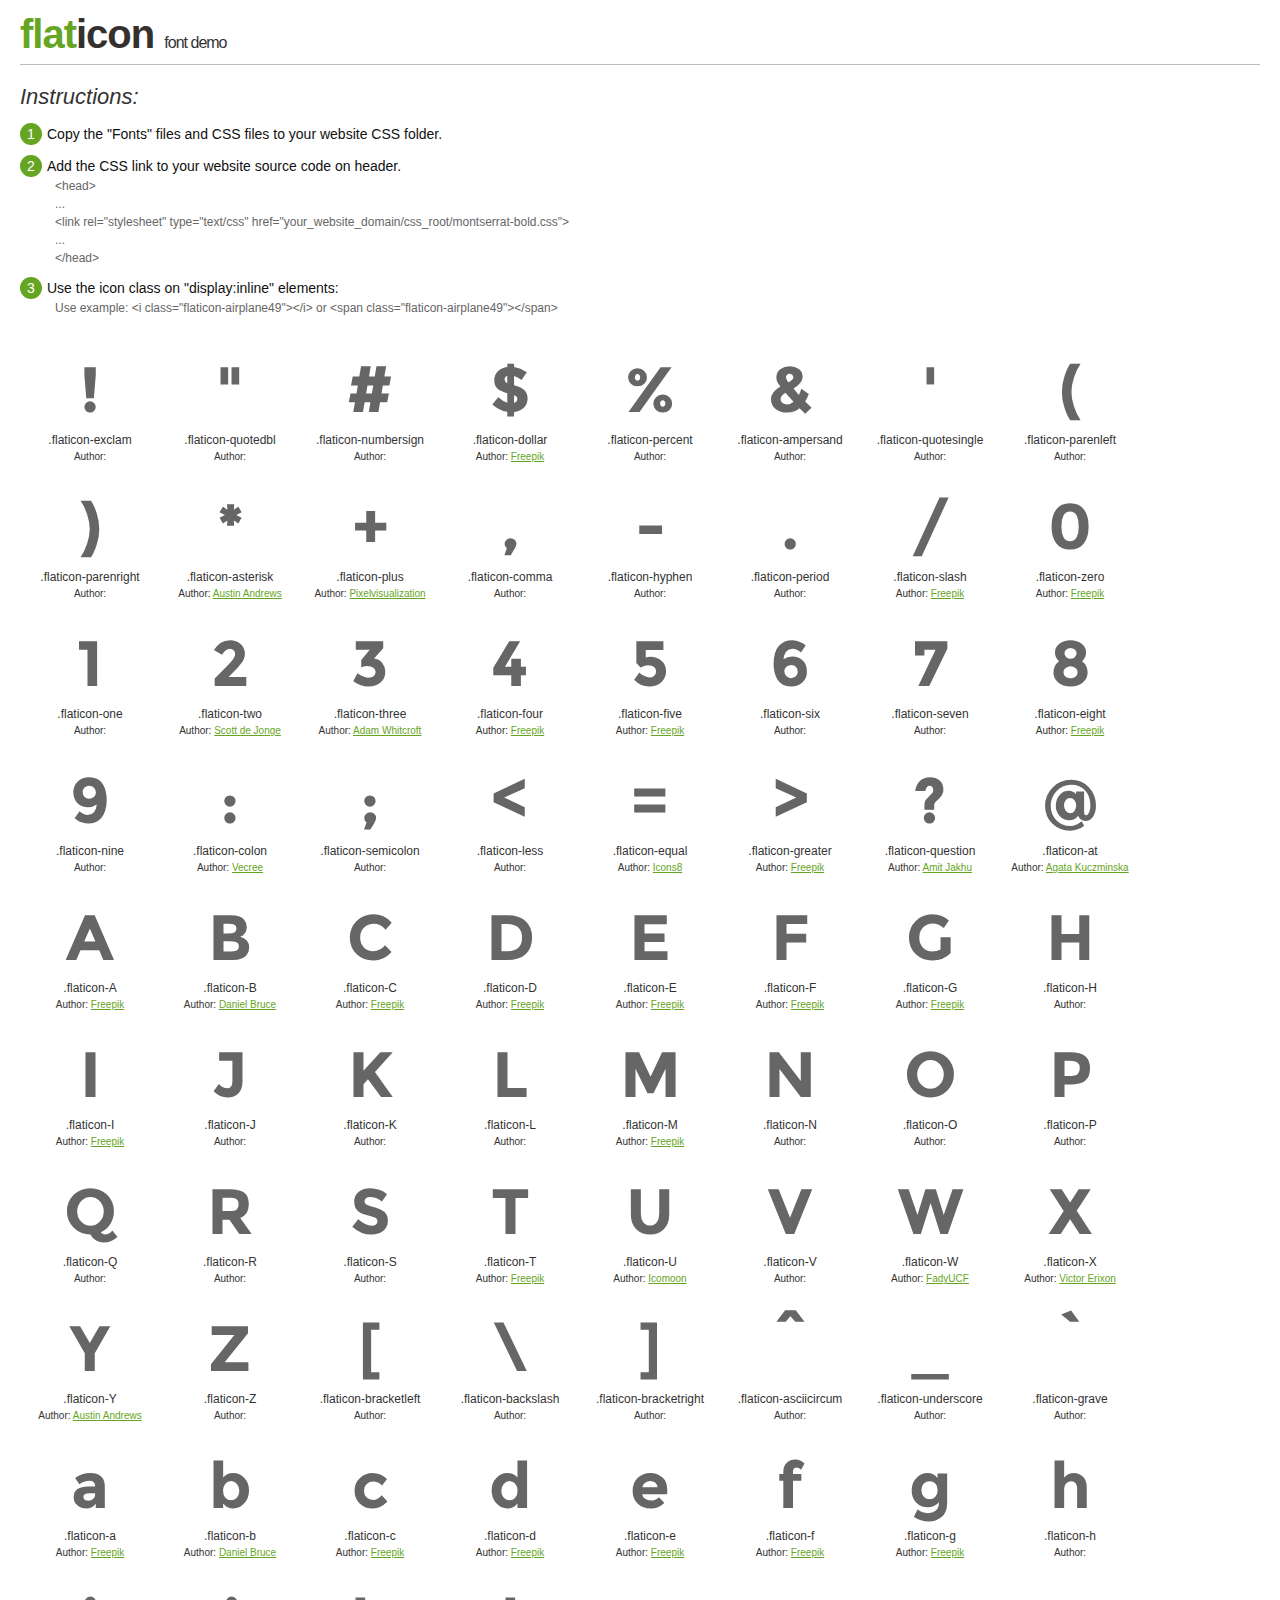
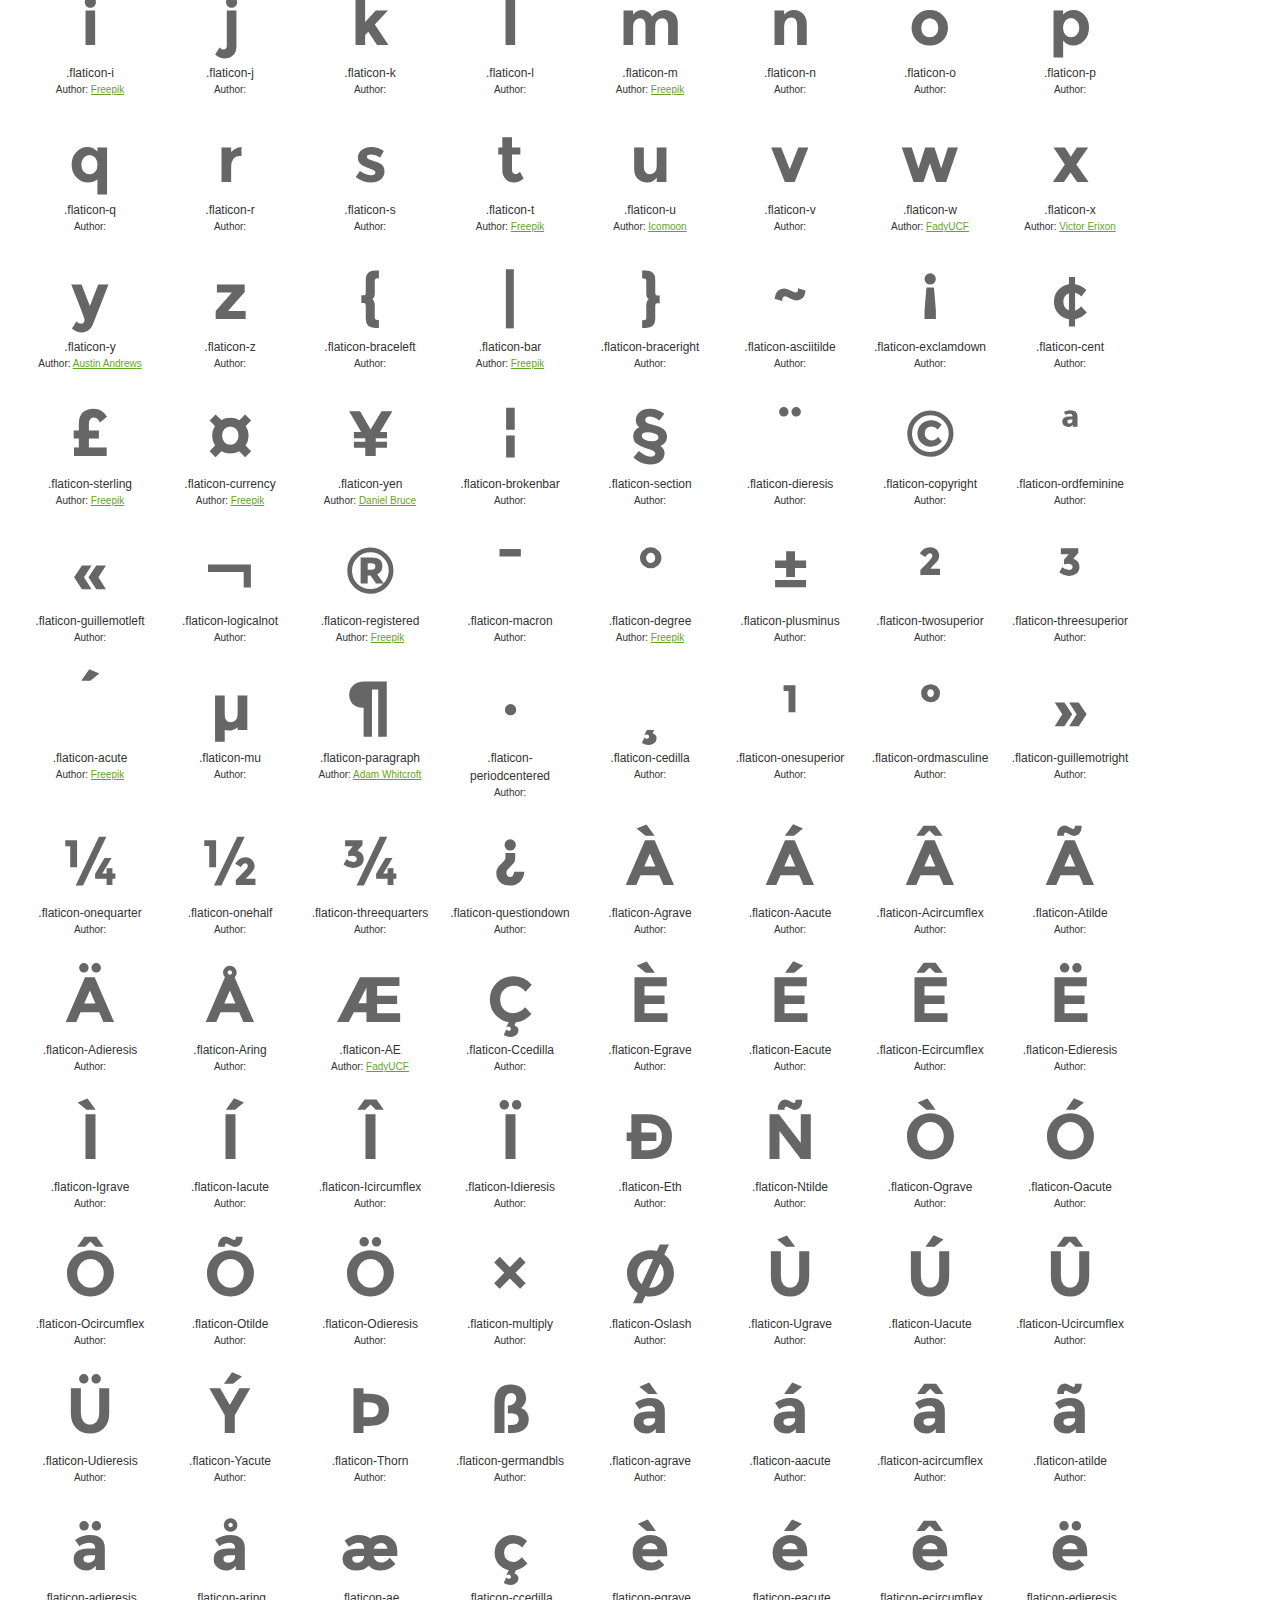
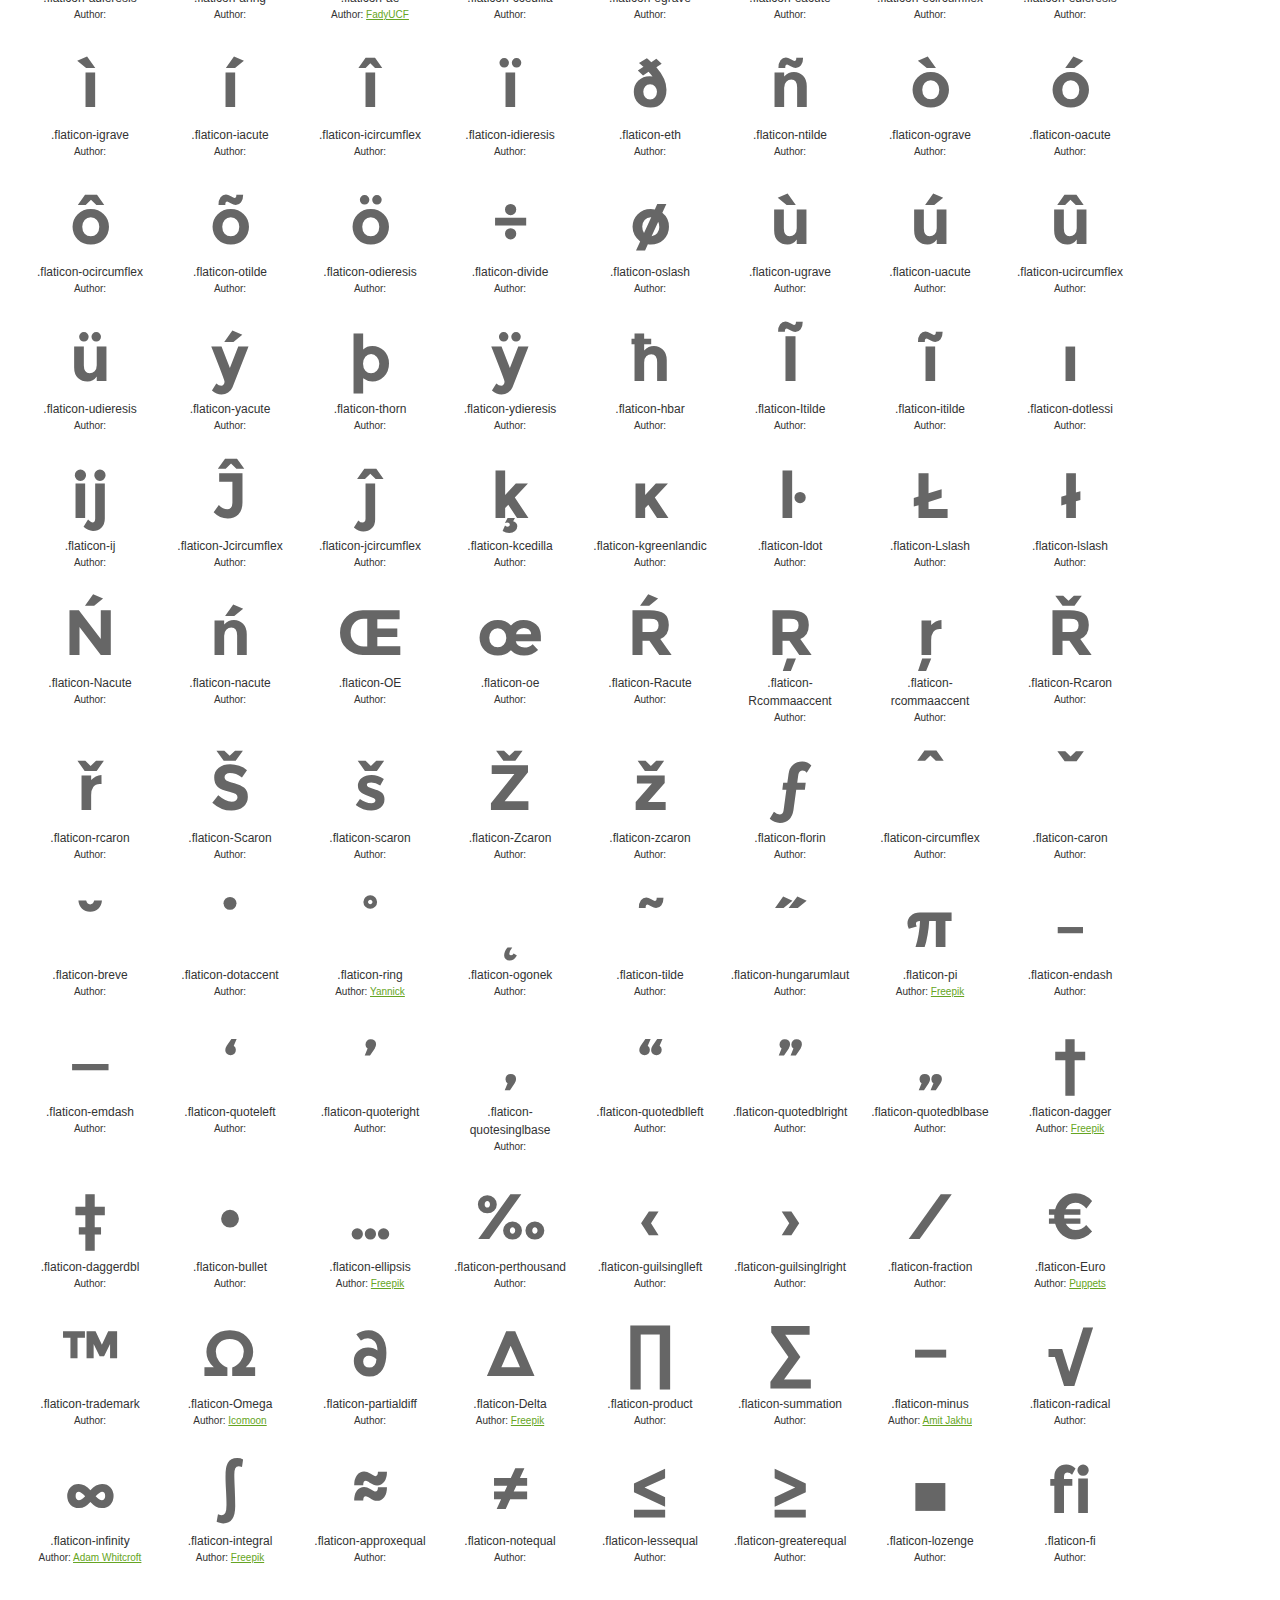
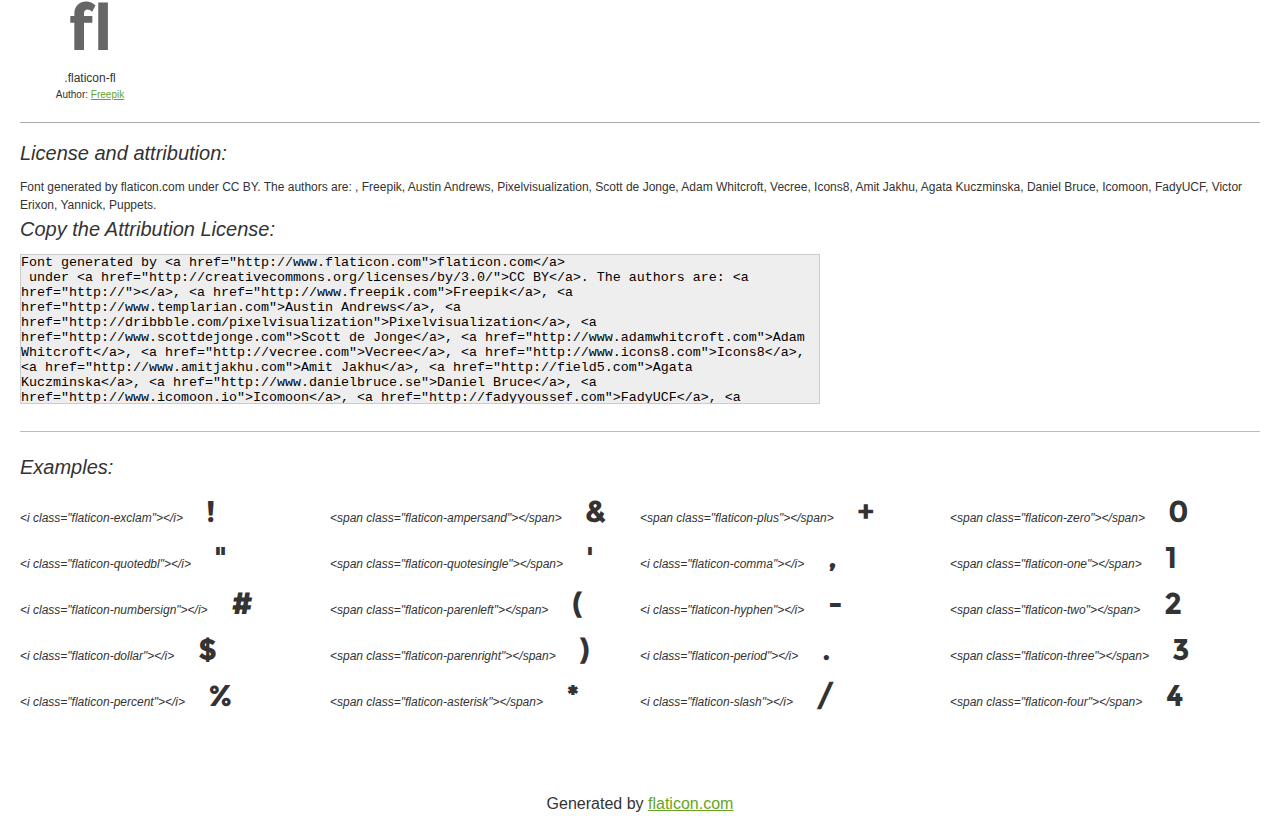
<file: and1_project/fonts/montserrat-bold.html>
<!DOCTYPE html>
<html>

<head>
    <title>Flaticon WebFont</title>
    <link rel="stylesheet" type="text/css" href="montserrat-bold.css">
    <meta charset="UTF-8">
    <style>
    body {
        font-family: sans-serif;
        line-height: 1.5;
        font-size: 16px;
        padding: 20px;
        color:#333;
    }
    * {
        -moz-box-sizing: border-box;
        -webkit-box-sizing: border-box;
        box-sizing: border-box;
        margin: 0;
        padding: 0;
    }
    [class^="flaticon-"]:before, [class*=" flaticon-"]:before, [class^="flaticon-"]:after, [class*=" flaticon-"]:after {
        font-family: Flaticon;
        font-size: 30px;
        font-style: normal;
        margin-left: 20px;
        color: #333;
    }
    .image p {
		font-size: 12px;
		margin: 0px;
		clear: none;
		width: 300px;
		line-height: 40px;
	}
    .text {
        float: left;
        font-size:14px;
        margin-top: 15px;
    }
    .text ul {
        margin-left:0px;
        color:#111;
        margin-bottom:20px;
    }
    .text .ex {
        font-size:12px;
        color:#666;
        margin-left:35px;
        display:block;
    }
    .text ul li {
        margin-top:10px;
        list-style:none;
    }
    .num {
        background:#66A523;
        color:#fff;
        border-radius:20px;
        padding:1px;
        display:inline-block;
        width:22px;
        height:22px;
        text-align:center;
        margin-right: 5px;
    }
    .text ul strong {
        font-weight:normal;
        color:#000;
    }
    .image {
        width: 280px;
        float: left;
        margin-bottom: 15px;
        margin-right: 30px;
    }
    #glyphs {
        clear: both;
    }
    .image p:nth-child(even) i {
        clear: none;
    }
    .glyph {
        display: inline-block;
        width: 120px;
        margin: 10px;
        text-align: center;
        vertical-align: top;
        background: #FFF;
    }
    .glyph .glyph-icon {
        padding: 10px;
        display: block;
        font-family:"Flaticon";
        font-size: 64px;
        line-height: 1;
    }
    .glyph .glyph-icon:before {
        font-size: 64px;
        color: #666;
        margin-left: 0;
    }
    .class-name {
        font-size: 12px;
    }
    .author-name {
		font-size: 10px;
	}
	a{
		color: #66A523;
	}
    .instructions {
        font-style:italic;
        font-size:22px;
        margin-bottom:10px;
    }
    .iconsuse {
        font-size:22px;
        font-style:italic;
        padding-top:20px;
        margin-top:20px;
        border-top:1px solid #bbb;
    }
    .usetitle {
        margin-bottom: 10px;
        font-size: 20px;
        font-style: italic;
    }
    .class-name:last-child {
        font-size: 10px;
        color:#888;
    }
    .class-name:last-child a {
        font-size: 10px;
        color:#555;
    }
    .class-name:last-child a:hover {
        color:#66A523;
    }
    .glyph > input {
        display: block;
        width: 100px;
        margin: 5px auto;
        text-align: center;
        font-size: 12px;
        cursor: text;
    }
    .glyph > input.icon-input {
        font-family:"Flaticon";
        font-size: 16px;
        margin-bottom: 10px;
    }
    h1.logo {
        font-size: 40px;
        letter-spacing: -1px;
        margin-top: -16px;
        text-transform: lowercase;
        border-bottom:1px solid #bbb;
    }
    h1.logo strong {
        font-size: 16px;
        font-family:sans-serif;
        font-weight:normal;
        color:#333;
    }
    h1.logo a {
        color:#34302d;
        text-decoration: none;
    }
    h1.logo a span {
        color:#66A523;
    }
    #footer {
        padding-top:40px;
        clear:both;
        text-align:center;
    }
    #footer a {
        color:#66A523;
    }
    textarea {
		margin: 0px;
		width: 800px;
		height: 150px;
		border: 1px solid #CCC;
		resize: none;
		background: #EEE;
    }
    .author-link, .attrDiv a{
    	font-size: 12px;
    	color: #333;
    	text-decoration: none;
    }
    .external {
    	display: block;
    }
    .attrDiv {
		font-size: 12px;
	}
    .attribution {
        border-top: 1px solid #AAA;
        margin: 10px 0;
        padding-top: 15px;
    }
    </style>
</head>

<body>
    <header>
        <h1 class="logo">
            <a href="http://www.flaticon.com">
                <span>FLAT</span>ICON</a>
            <strong>Font Demo</strong>
        </h1>
    </header>

    <section class="demo">
        <div class="text">

            <div class="instructions">Instructions:</div>

            <ul>
                <li>
                    <p>
                        <span class="num">1</span>Copy the "Fonts" files and CSS files to your website CSS folder.
                </li>
                <li>
                    <p>
                        <span class="num">2</span>Add the CSS link to your website source code on header.
                        <br />
                        <span class="ex">&lt;head&gt;
                            <br/>...
                            <br/>&lt;link rel="stylesheet" type="text/css" href="your_website_domain/css_root/montserrat-bold.css"&gt;
                            <br/>...
                            <br/>&lt;/head&gt;</span>
                </li>

                <li>
                    <p>
                        <span class="num">3</span>Use the icon class on "display:inline" elements:
                        <br />
                        <span class="ex">Use example: &lt;i class=&quot;flaticon-airplane49&quot;&gt;&lt;/i&gt; or &lt;span class=&quot;flaticon-airplane49&quot;&gt;&lt;/span&gt;</span>
                </li>
            </ul>
        </div>

    </section>

    <section id="glyphs"><div class="glyph">
		<div class="glyph-icon flaticon-exclam"></div>
		<div class="class-name">.flaticon-exclam</div><div class="author-name">Author: <a href="http://www.flaticon.com/free-icon/_"></a></div></div><div class="glyph">
		<div class="glyph-icon flaticon-quotedbl"></div>
		<div class="class-name">.flaticon-quotedbl</div><div class="author-name">Author: <a href="http://www.flaticon.com/free-icon/_"></a></div></div><div class="glyph">
		<div class="glyph-icon flaticon-numbersign"></div>
		<div class="class-name">.flaticon-numbersign</div><div class="author-name">Author: <a href="http://www.flaticon.com/free-icon/_"></a></div></div><div class="glyph">
		<div class="glyph-icon flaticon-dollar"></div>
		<div class="class-name">.flaticon-dollar</div><div class="author-name">Author: <a href="http://www.flaticon.com/free-icon/dollar-bills-stack_69834">Freepik</a></div></div><div class="glyph">
		<div class="glyph-icon flaticon-percent"></div>
		<div class="class-name">.flaticon-percent</div><div class="author-name">Author: <a href="http://www.flaticon.com/free-icon/_"></a></div></div><div class="glyph">
		<div class="glyph-icon flaticon-ampersand"></div>
		<div class="class-name">.flaticon-ampersand</div><div class="author-name">Author: <a href="http://www.flaticon.com/free-icon/_"></a></div></div><div class="glyph">
		<div class="glyph-icon flaticon-quotesingle"></div>
		<div class="class-name">.flaticon-quotesingle</div><div class="author-name">Author: <a href="http://www.flaticon.com/free-icon/_"></a></div></div><div class="glyph">
		<div class="glyph-icon flaticon-parenleft"></div>
		<div class="class-name">.flaticon-parenleft</div><div class="author-name">Author: <a href="http://www.flaticon.com/free-icon/_"></a></div></div><div class="glyph">
		<div class="glyph-icon flaticon-parenright"></div>
		<div class="class-name">.flaticon-parenright</div><div class="author-name">Author: <a href="http://www.flaticon.com/free-icon/_"></a></div></div><div class="glyph">
		<div class="glyph-icon flaticon-asterisk"></div>
		<div class="class-name">.flaticon-asterisk</div><div class="author-name">Author: <a href="http://www.flaticon.com/free-icon/asterisk-star_9495">Austin Andrews</a></div></div><div class="glyph">
		<div class="glyph-icon flaticon-plus"></div>
		<div class="class-name">.flaticon-plus</div><div class="author-name">Author: <a href="http://www.flaticon.com/free-icon/plus-button-pixel_69247">Pixelvisualization</a></div></div><div class="glyph">
		<div class="glyph-icon flaticon-comma"></div>
		<div class="class-name">.flaticon-comma</div><div class="author-name">Author: <a href="http://www.flaticon.com/free-icon/_"></a></div></div><div class="glyph">
		<div class="glyph-icon flaticon-hyphen"></div>
		<div class="class-name">.flaticon-hyphen</div><div class="author-name">Author: <a href="http://www.flaticon.com/free-icon/_"></a></div></div><div class="glyph">
		<div class="glyph-icon flaticon-period"></div>
		<div class="class-name">.flaticon-period</div><div class="author-name">Author: <a href="http://www.flaticon.com/free-icon/_"></a></div></div><div class="glyph">
		<div class="glyph-icon flaticon-slash"></div>
		<div class="class-name">.flaticon-slash</div><div class="author-name">Author: <a href="http://www.flaticon.com/free-icon/slash-and-dot-sketch-variant_37278">Freepik</a></div></div><div class="glyph">
		<div class="glyph-icon flaticon-zero"></div>
		<div class="class-name">.flaticon-zero</div><div class="author-name">Author: <a href="http://www.flaticon.com/free-icon/zero-emission-badge_25097">Freepik</a></div></div><div class="glyph">
		<div class="glyph-icon flaticon-one"></div>
		<div class="class-name">.flaticon-one</div><div class="author-name">Author: <a href="http://www.flaticon.com/free-icon/_"></a></div></div><div class="glyph">
		<div class="glyph-icon flaticon-two"></div>
		<div class="class-name">.flaticon-two</div><div class="author-name">Author: <a href="http://www.flaticon.com/free-icon/two-arrows-pointing-opposite-directions_8682">Scott de Jonge</a></div></div><div class="glyph">
		<div class="glyph-icon flaticon-three"></div>
		<div class="class-name">.flaticon-three</div><div class="author-name">Author: <a href="http://www.flaticon.com/free-icon/three-aligned-dots-forming-a-line_7568">Adam Whitcroft</a></div></div><div class="glyph">
		<div class="glyph-icon flaticon-four"></div>
		<div class="class-name">.flaticon-four</div><div class="author-name">Author: <a href="http://www.flaticon.com/free-icon/number-four_1888">Freepik</a></div></div><div class="glyph">
		<div class="glyph-icon flaticon-five"></div>
		<div class="class-name">.flaticon-five</div><div class="author-name">Author: <a href="http://www.flaticon.com/free-icon/hotel-five-stars-sign_62959">Freepik</a></div></div><div class="glyph">
		<div class="glyph-icon flaticon-six"></div>
		<div class="class-name">.flaticon-six</div><div class="author-name">Author: <a href="http://www.flaticon.com/free-icon/_"></a></div></div><div class="glyph">
		<div class="glyph-icon flaticon-seven"></div>
		<div class="class-name">.flaticon-seven</div><div class="author-name">Author: <a href="http://www.flaticon.com/free-icon/_"></a></div></div><div class="glyph">
		<div class="glyph-icon flaticon-eight"></div>
		<div class="class-name">.flaticon-eight</div><div class="author-name">Author: <a href="http://www.flaticon.com/free-icon/number-8_1879">Freepik</a></div></div><div class="glyph">
		<div class="glyph-icon flaticon-nine"></div>
		<div class="class-name">.flaticon-nine</div><div class="author-name">Author: <a href="http://www.flaticon.com/free-icon/_"></a></div></div><div class="glyph">
		<div class="glyph-icon flaticon-colon"></div>
		<div class="class-name">.flaticon-colon</div><div class="author-name">Author: <a href="http://www.flaticon.com/free-icon/costa-rican-colon_66219">Vecree</a></div></div><div class="glyph">
		<div class="glyph-icon flaticon-semicolon"></div>
		<div class="class-name">.flaticon-semicolon</div><div class="author-name">Author: <a href="http://www.flaticon.com/free-icon/_"></a></div></div><div class="glyph">
		<div class="glyph-icon flaticon-less"></div>
		<div class="class-name">.flaticon-less</div><div class="author-name">Author: <a href="http://www.flaticon.com/free-icon/_"></a></div></div><div class="glyph">
		<div class="glyph-icon flaticon-equal"></div>
		<div class="class-name">.flaticon-equal</div><div class="author-name">Author: <a href="http://www.flaticon.com/free-icon/equals-sign_2965">Icons8</a></div></div><div class="glyph">
		<div class="glyph-icon flaticon-greater"></div>
		<div class="class-name">.flaticon-greater</div><div class="author-name">Author: <a href="http://www.flaticon.com/free-icon/greater-than-and-single-line-not-equal-to-maths-sign_43268">Freepik</a></div></div><div class="glyph">
		<div class="glyph-icon flaticon-question"></div>
		<div class="class-name">.flaticon-question</div><div class="author-name">Author: <a href="http://www.flaticon.com/free-icon/question-mark-button_8235">Amit Jakhu</a></div></div><div class="glyph">
		<div class="glyph-icon flaticon-at"></div>
		<div class="class-name">.flaticon-at</div><div class="author-name">Author: <a href="http://www.flaticon.com/free-icon/commercial-at_71198">Agata Kuczminska</a></div></div><div class="glyph">
		<div class="glyph-icon flaticon-A"></div>
		<div class="class-name">.flaticon-A</div><div class="author-name">Author: <a href="http://www.flaticon.com/free-icon/a-mark_65952">Freepik</a></div></div><div class="glyph">
		<div class="glyph-icon flaticon-B"></div>
		<div class="class-name">.flaticon-B</div><div class="author-name">Author: <a href="http://www.flaticon.com/free-icon/vkontakte-logo_3886">Daniel Bruce</a></div></div><div class="glyph">
		<div class="glyph-icon flaticon-C"></div>
		<div class="class-name">.flaticon-C</div><div class="author-name">Author: <a href="http://www.flaticon.com/free-icon/c-test-result-interface-symbol-with-text-lines_43615">Freepik</a></div></div><div class="glyph">
		<div class="glyph-icon flaticon-D"></div>
		<div class="class-name">.flaticon-D</div><div class="author-name">Author: <a href="http://www.flaticon.com/free-icon/d-education-test-note-of-qualification_43644">Freepik</a></div></div><div class="glyph">
		<div class="glyph-icon flaticon-E"></div>
		<div class="class-name">.flaticon-E</div><div class="author-name">Author: <a href="http://www.flaticon.com/free-icon/e-plus-on-school-test-result_43700">Freepik</a></div></div><div class="glyph">
		<div class="glyph-icon flaticon-F"></div>
		<div class="class-name">.flaticon-F</div><div class="author-name">Author: <a href="http://www.flaticon.com/free-icon/f-plus-school-rating-paper-interface-symbol_43008">Freepik</a></div></div><div class="glyph">
		<div class="glyph-icon flaticon-G"></div>
		<div class="class-name">.flaticon-G</div><div class="author-name">Author: <a href="http://www.flaticon.com/free-icon/google-plus-logotype_2050">Freepik</a></div></div><div class="glyph">
		<div class="glyph-icon flaticon-H"></div>
		<div class="class-name">.flaticon-H</div><div class="author-name">Author: <a href="http://www.flaticon.com/free-icon/_"></a></div></div><div class="glyph">
		<div class="glyph-icon flaticon-I"></div>
		<div class="class-name">.flaticon-I</div><div class="author-name">Author: <a href="http://www.flaticon.com/free-icon/i-love-you_67475">Freepik</a></div></div><div class="glyph">
		<div class="glyph-icon flaticon-J"></div>
		<div class="class-name">.flaticon-J</div><div class="author-name">Author: <a href="http://www.flaticon.com/free-icon/_"></a></div></div><div class="glyph">
		<div class="glyph-icon flaticon-K"></div>
		<div class="class-name">.flaticon-K</div><div class="author-name">Author: <a href="http://www.flaticon.com/free-icon/_"></a></div></div><div class="glyph">
		<div class="glyph-icon flaticon-L"></div>
		<div class="class-name">.flaticon-L</div><div class="author-name">Author: <a href="http://www.flaticon.com/free-icon/_"></a></div></div><div class="glyph">
		<div class="glyph-icon flaticon-M"></div>
		<div class="class-name">.flaticon-M</div><div class="author-name">Author: <a href="http://www.flaticon.com/free-icon/letter-m_2041">Freepik</a></div></div><div class="glyph">
		<div class="glyph-icon flaticon-N"></div>
		<div class="class-name">.flaticon-N</div><div class="author-name">Author: <a href="http://www.flaticon.com/free-icon/_"></a></div></div><div class="glyph">
		<div class="glyph-icon flaticon-O"></div>
		<div class="class-name">.flaticon-O</div><div class="author-name">Author: <a href="http://www.flaticon.com/free-icon/_"></a></div></div><div class="glyph">
		<div class="glyph-icon flaticon-P"></div>
		<div class="class-name">.flaticon-P</div><div class="author-name">Author: <a href="http://www.flaticon.com/free-icon/_"></a></div></div><div class="glyph">
		<div class="glyph-icon flaticon-Q"></div>
		<div class="class-name">.flaticon-Q</div><div class="author-name">Author: <a href="http://www.flaticon.com/free-icon/_"></a></div></div><div class="glyph">
		<div class="glyph-icon flaticon-R"></div>
		<div class="class-name">.flaticon-R</div><div class="author-name">Author: <a href="http://www.flaticon.com/free-icon/_"></a></div></div><div class="glyph">
		<div class="glyph-icon flaticon-S"></div>
		<div class="class-name">.flaticon-S</div><div class="author-name">Author: <a href="http://www.flaticon.com/free-icon/_"></a></div></div><div class="glyph">
		<div class="glyph-icon flaticon-T"></div>
		<div class="class-name">.flaticon-T</div><div class="author-name">Author: <a href="http://www.flaticon.com/free-icon/number-8-shirt_16284">Freepik</a></div></div><div class="glyph">
		<div class="glyph-icon flaticon-U"></div>
		<div class="class-name">.flaticon-U</div><div class="author-name">Author: <a href="http://www.flaticon.com/free-icon/u-shaped-magnet-outline_23961">Icomoon</a></div></div><div class="glyph">
		<div class="glyph-icon flaticon-V"></div>
		<div class="class-name">.flaticon-V</div><div class="author-name">Author: <a href="http://www.flaticon.com/free-icon/_"></a></div></div><div class="glyph">
		<div class="glyph-icon flaticon-W"></div>
		<div class="class-name">.flaticon-W</div><div class="author-name">Author: <a href="http://www.flaticon.com/free-icon/letter-w_68596">FadyUCF</a></div></div><div class="glyph">
		<div class="glyph-icon flaticon-X"></div>
		<div class="class-name">.flaticon-X</div><div class="author-name">Author: <a href="http://www.flaticon.com/free-icon/x-button_69324">Victor Erixon</a></div></div><div class="glyph">
		<div class="glyph-icon flaticon-Y"></div>
		<div class="class-name">.flaticon-Y</div><div class="author-name">Author: <a href="http://www.flaticon.com/free-icon/y-combinator-logo-square_8496">Austin Andrews</a></div></div><div class="glyph">
		<div class="glyph-icon flaticon-Z"></div>
		<div class="class-name">.flaticon-Z</div><div class="author-name">Author: <a href="http://www.flaticon.com/free-icon/_"></a></div></div><div class="glyph">
		<div class="glyph-icon flaticon-bracketleft"></div>
		<div class="class-name">.flaticon-bracketleft</div><div class="author-name">Author: <a href="http://www.flaticon.com/free-icon/_"></a></div></div><div class="glyph">
		<div class="glyph-icon flaticon-backslash"></div>
		<div class="class-name">.flaticon-backslash</div><div class="author-name">Author: <a href="http://www.flaticon.com/free-icon/_"></a></div></div><div class="glyph">
		<div class="glyph-icon flaticon-bracketright"></div>
		<div class="class-name">.flaticon-bracketright</div><div class="author-name">Author: <a href="http://www.flaticon.com/free-icon/_"></a></div></div><div class="glyph">
		<div class="glyph-icon flaticon-asciicircum"></div>
		<div class="class-name">.flaticon-asciicircum</div><div class="author-name">Author: <a href="http://www.flaticon.com/free-icon/_"></a></div></div><div class="glyph">
		<div class="glyph-icon flaticon-underscore"></div>
		<div class="class-name">.flaticon-underscore</div><div class="author-name">Author: <a href="http://www.flaticon.com/free-icon/_"></a></div></div><div class="glyph">
		<div class="glyph-icon flaticon-grave"></div>
		<div class="class-name">.flaticon-grave</div><div class="author-name">Author: <a href="http://www.flaticon.com/free-icon/_"></a></div></div><div class="glyph">
		<div class="glyph-icon flaticon-a"></div>
		<div class="class-name">.flaticon-a</div><div class="author-name">Author: <a href="http://www.flaticon.com/free-icon/a-mark_65952">Freepik</a></div></div><div class="glyph">
		<div class="glyph-icon flaticon-b"></div>
		<div class="class-name">.flaticon-b</div><div class="author-name">Author: <a href="http://www.flaticon.com/free-icon/vkontakte-logo_3886">Daniel Bruce</a></div></div><div class="glyph">
		<div class="glyph-icon flaticon-c"></div>
		<div class="class-name">.flaticon-c</div><div class="author-name">Author: <a href="http://www.flaticon.com/free-icon/c-test-result-interface-symbol-with-text-lines_43615">Freepik</a></div></div><div class="glyph">
		<div class="glyph-icon flaticon-d"></div>
		<div class="class-name">.flaticon-d</div><div class="author-name">Author: <a href="http://www.flaticon.com/free-icon/d-education-test-note-of-qualification_43644">Freepik</a></div></div><div class="glyph">
		<div class="glyph-icon flaticon-e"></div>
		<div class="class-name">.flaticon-e</div><div class="author-name">Author: <a href="http://www.flaticon.com/free-icon/e-plus-on-school-test-result_43700">Freepik</a></div></div><div class="glyph">
		<div class="glyph-icon flaticon-f"></div>
		<div class="class-name">.flaticon-f</div><div class="author-name">Author: <a href="http://www.flaticon.com/free-icon/f-plus-school-rating-paper-interface-symbol_43008">Freepik</a></div></div><div class="glyph">
		<div class="glyph-icon flaticon-g"></div>
		<div class="class-name">.flaticon-g</div><div class="author-name">Author: <a href="http://www.flaticon.com/free-icon/google-plus-logotype_2050">Freepik</a></div></div><div class="glyph">
		<div class="glyph-icon flaticon-h"></div>
		<div class="class-name">.flaticon-h</div><div class="author-name">Author: <a href="http://www.flaticon.com/free-icon/_"></a></div></div><div class="glyph">
		<div class="glyph-icon flaticon-i"></div>
		<div class="class-name">.flaticon-i</div><div class="author-name">Author: <a href="http://www.flaticon.com/free-icon/i-love-you_67475">Freepik</a></div></div><div class="glyph">
		<div class="glyph-icon flaticon-j"></div>
		<div class="class-name">.flaticon-j</div><div class="author-name">Author: <a href="http://www.flaticon.com/free-icon/_"></a></div></div><div class="glyph">
		<div class="glyph-icon flaticon-k"></div>
		<div class="class-name">.flaticon-k</div><div class="author-name">Author: <a href="http://www.flaticon.com/free-icon/_"></a></div></div><div class="glyph">
		<div class="glyph-icon flaticon-l"></div>
		<div class="class-name">.flaticon-l</div><div class="author-name">Author: <a href="http://www.flaticon.com/free-icon/_"></a></div></div><div class="glyph">
		<div class="glyph-icon flaticon-m"></div>
		<div class="class-name">.flaticon-m</div><div class="author-name">Author: <a href="http://www.flaticon.com/free-icon/letter-m_2041">Freepik</a></div></div><div class="glyph">
		<div class="glyph-icon flaticon-n"></div>
		<div class="class-name">.flaticon-n</div><div class="author-name">Author: <a href="http://www.flaticon.com/free-icon/_"></a></div></div><div class="glyph">
		<div class="glyph-icon flaticon-o"></div>
		<div class="class-name">.flaticon-o</div><div class="author-name">Author: <a href="http://www.flaticon.com/free-icon/_"></a></div></div><div class="glyph">
		<div class="glyph-icon flaticon-p"></div>
		<div class="class-name">.flaticon-p</div><div class="author-name">Author: <a href="http://www.flaticon.com/free-icon/_"></a></div></div><div class="glyph">
		<div class="glyph-icon flaticon-q"></div>
		<div class="class-name">.flaticon-q</div><div class="author-name">Author: <a href="http://www.flaticon.com/free-icon/_"></a></div></div><div class="glyph">
		<div class="glyph-icon flaticon-r"></div>
		<div class="class-name">.flaticon-r</div><div class="author-name">Author: <a href="http://www.flaticon.com/free-icon/_"></a></div></div><div class="glyph">
		<div class="glyph-icon flaticon-s"></div>
		<div class="class-name">.flaticon-s</div><div class="author-name">Author: <a href="http://www.flaticon.com/free-icon/_"></a></div></div><div class="glyph">
		<div class="glyph-icon flaticon-t"></div>
		<div class="class-name">.flaticon-t</div><div class="author-name">Author: <a href="http://www.flaticon.com/free-icon/number-8-shirt_16284">Freepik</a></div></div><div class="glyph">
		<div class="glyph-icon flaticon-u"></div>
		<div class="class-name">.flaticon-u</div><div class="author-name">Author: <a href="http://www.flaticon.com/free-icon/u-shaped-magnet-outline_23961">Icomoon</a></div></div><div class="glyph">
		<div class="glyph-icon flaticon-v"></div>
		<div class="class-name">.flaticon-v</div><div class="author-name">Author: <a href="http://www.flaticon.com/free-icon/_"></a></div></div><div class="glyph">
		<div class="glyph-icon flaticon-w"></div>
		<div class="class-name">.flaticon-w</div><div class="author-name">Author: <a href="http://www.flaticon.com/free-icon/letter-w_68596">FadyUCF</a></div></div><div class="glyph">
		<div class="glyph-icon flaticon-x"></div>
		<div class="class-name">.flaticon-x</div><div class="author-name">Author: <a href="http://www.flaticon.com/free-icon/x-button_69324">Victor Erixon</a></div></div><div class="glyph">
		<div class="glyph-icon flaticon-y"></div>
		<div class="class-name">.flaticon-y</div><div class="author-name">Author: <a href="http://www.flaticon.com/free-icon/y-combinator-logo-square_8496">Austin Andrews</a></div></div><div class="glyph">
		<div class="glyph-icon flaticon-z"></div>
		<div class="class-name">.flaticon-z</div><div class="author-name">Author: <a href="http://www.flaticon.com/free-icon/_"></a></div></div><div class="glyph">
		<div class="glyph-icon flaticon-braceleft"></div>
		<div class="class-name">.flaticon-braceleft</div><div class="author-name">Author: <a href="http://www.flaticon.com/free-icon/_"></a></div></div><div class="glyph">
		<div class="glyph-icon flaticon-bar"></div>
		<div class="class-name">.flaticon-bar</div><div class="author-name">Author: <a href="http://www.flaticon.com/free-icon/bar-pin_8136">Freepik</a></div></div><div class="glyph">
		<div class="glyph-icon flaticon-braceright"></div>
		<div class="class-name">.flaticon-braceright</div><div class="author-name">Author: <a href="http://www.flaticon.com/free-icon/_"></a></div></div><div class="glyph">
		<div class="glyph-icon flaticon-asciitilde"></div>
		<div class="class-name">.flaticon-asciitilde</div><div class="author-name">Author: <a href="http://www.flaticon.com/free-icon/_"></a></div></div><div class="glyph">
		<div class="glyph-icon flaticon-exclamdown"></div>
		<div class="class-name">.flaticon-exclamdown</div><div class="author-name">Author: <a href="http://www.flaticon.com/free-icon/_"></a></div></div><div class="glyph">
		<div class="glyph-icon flaticon-cent"></div>
		<div class="class-name">.flaticon-cent</div><div class="author-name">Author: <a href="http://www.flaticon.com/free-icon/_"></a></div></div><div class="glyph">
		<div class="glyph-icon flaticon-sterling"></div>
		<div class="class-name">.flaticon-sterling</div><div class="author-name">Author: <a href="http://www.flaticon.com/free-icon/sterling-pound-sign-of-money_44614">Freepik</a></div></div><div class="glyph">
		<div class="glyph-icon flaticon-currency"></div>
		<div class="class-name">.flaticon-currency</div><div class="author-name">Author: <a href="http://www.flaticon.com/free-icon/currency-value_71007">Freepik</a></div></div><div class="glyph">
		<div class="glyph-icon flaticon-yen"></div>
		<div class="class-name">.flaticon-yen</div><div class="author-name">Author: <a href="http://www.flaticon.com/free-icon/yens-are-not-accepted_3636">Daniel Bruce</a></div></div><div class="glyph">
		<div class="glyph-icon flaticon-brokenbar"></div>
		<div class="class-name">.flaticon-brokenbar</div><div class="author-name">Author: <a href="http://www.flaticon.com/free-icon/_"></a></div></div><div class="glyph">
		<div class="glyph-icon flaticon-section"></div>
		<div class="class-name">.flaticon-section</div><div class="author-name">Author: <a href="http://www.flaticon.com/free-icon/_"></a></div></div><div class="glyph">
		<div class="glyph-icon flaticon-dieresis"></div>
		<div class="class-name">.flaticon-dieresis</div><div class="author-name">Author: <a href="http://www.flaticon.com/free-icon/_"></a></div></div><div class="glyph">
		<div class="glyph-icon flaticon-copyright"></div>
		<div class="class-name">.flaticon-copyright</div><div class="author-name">Author: <a href="http://www.flaticon.com/free-icon/_"></a></div></div><div class="glyph">
		<div class="glyph-icon flaticon-ordfeminine"></div>
		<div class="class-name">.flaticon-ordfeminine</div><div class="author-name">Author: <a href="http://www.flaticon.com/free-icon/_"></a></div></div><div class="glyph">
		<div class="glyph-icon flaticon-guillemotleft"></div>
		<div class="class-name">.flaticon-guillemotleft</div><div class="author-name">Author: <a href="http://www.flaticon.com/free-icon/_"></a></div></div><div class="glyph">
		<div class="glyph-icon flaticon-logicalnot"></div>
		<div class="class-name">.flaticon-logicalnot</div><div class="author-name">Author: <a href="http://www.flaticon.com/free-icon/_"></a></div></div><div class="glyph">
		<div class="glyph-icon flaticon-registered"></div>
		<div class="class-name">.flaticon-registered</div><div class="author-name">Author: <a href="http://www.flaticon.com/free-icon/registered-sign_35073">Freepik</a></div></div><div class="glyph">
		<div class="glyph-icon flaticon-macron"></div>
		<div class="class-name">.flaticon-macron</div><div class="author-name">Author: <a href="http://www.flaticon.com/free-icon/_"></a></div></div><div class="glyph">
		<div class="glyph-icon flaticon-degree"></div>
		<div class="class-name">.flaticon-degree</div><div class="author-name">Author: <a href="http://www.flaticon.com/free-icon/95-degrees_71487">Freepik</a></div></div><div class="glyph">
		<div class="glyph-icon flaticon-plusminus"></div>
		<div class="class-name">.flaticon-plusminus</div><div class="author-name">Author: <a href="http://www.flaticon.com/free-icon/_"></a></div></div><div class="glyph">
		<div class="glyph-icon flaticon-twosuperior"></div>
		<div class="class-name">.flaticon-twosuperior</div><div class="author-name">Author: <a href="http://www.flaticon.com/free-icon/_"></a></div></div><div class="glyph">
		<div class="glyph-icon flaticon-threesuperior"></div>
		<div class="class-name">.flaticon-threesuperior</div><div class="author-name">Author: <a href="http://www.flaticon.com/free-icon/_"></a></div></div><div class="glyph">
		<div class="glyph-icon flaticon-acute"></div>
		<div class="class-name">.flaticon-acute</div><div class="author-name">Author: <a href="http://www.flaticon.com/free-icon/acute-angle-of-45-degrees_43609">Freepik</a></div></div><div class="glyph">
		<div class="glyph-icon flaticon-mu"></div>
		<div class="class-name">.flaticon-mu</div><div class="author-name">Author: <a href="http://www.flaticon.com/free-icon/_"></a></div></div><div class="glyph">
		<div class="glyph-icon flaticon-paragraph"></div>
		<div class="class-name">.flaticon-paragraph</div><div class="author-name">Author: <a href="http://www.flaticon.com/free-icon/paragraph-justify_10195">Adam Whitcroft</a></div></div><div class="glyph">
		<div class="glyph-icon flaticon-periodcentered"></div>
		<div class="class-name">.flaticon-periodcentered</div><div class="author-name">Author: <a href="http://www.flaticon.com/free-icon/_"></a></div></div><div class="glyph">
		<div class="glyph-icon flaticon-cedilla"></div>
		<div class="class-name">.flaticon-cedilla</div><div class="author-name">Author: <a href="http://www.flaticon.com/free-icon/_"></a></div></div><div class="glyph">
		<div class="glyph-icon flaticon-onesuperior"></div>
		<div class="class-name">.flaticon-onesuperior</div><div class="author-name">Author: <a href="http://www.flaticon.com/free-icon/_"></a></div></div><div class="glyph">
		<div class="glyph-icon flaticon-ordmasculine"></div>
		<div class="class-name">.flaticon-ordmasculine</div><div class="author-name">Author: <a href="http://www.flaticon.com/free-icon/_"></a></div></div><div class="glyph">
		<div class="glyph-icon flaticon-guillemotright"></div>
		<div class="class-name">.flaticon-guillemotright</div><div class="author-name">Author: <a href="http://www.flaticon.com/free-icon/_"></a></div></div><div class="glyph">
		<div class="glyph-icon flaticon-onequarter"></div>
		<div class="class-name">.flaticon-onequarter</div><div class="author-name">Author: <a href="http://www.flaticon.com/free-icon/_"></a></div></div><div class="glyph">
		<div class="glyph-icon flaticon-onehalf"></div>
		<div class="class-name">.flaticon-onehalf</div><div class="author-name">Author: <a href="http://www.flaticon.com/free-icon/_"></a></div></div><div class="glyph">
		<div class="glyph-icon flaticon-threequarters"></div>
		<div class="class-name">.flaticon-threequarters</div><div class="author-name">Author: <a href="http://www.flaticon.com/free-icon/_"></a></div></div><div class="glyph">
		<div class="glyph-icon flaticon-questiondown"></div>
		<div class="class-name">.flaticon-questiondown</div><div class="author-name">Author: <a href="http://www.flaticon.com/free-icon/_"></a></div></div><div class="glyph">
		<div class="glyph-icon flaticon-Agrave"></div>
		<div class="class-name">.flaticon-Agrave</div><div class="author-name">Author: <a href="http://www.flaticon.com/free-icon/_"></a></div></div><div class="glyph">
		<div class="glyph-icon flaticon-Aacute"></div>
		<div class="class-name">.flaticon-Aacute</div><div class="author-name">Author: <a href="http://www.flaticon.com/free-icon/_"></a></div></div><div class="glyph">
		<div class="glyph-icon flaticon-Acircumflex"></div>
		<div class="class-name">.flaticon-Acircumflex</div><div class="author-name">Author: <a href="http://www.flaticon.com/free-icon/_"></a></div></div><div class="glyph">
		<div class="glyph-icon flaticon-Atilde"></div>
		<div class="class-name">.flaticon-Atilde</div><div class="author-name">Author: <a href="http://www.flaticon.com/free-icon/_"></a></div></div><div class="glyph">
		<div class="glyph-icon flaticon-Adieresis"></div>
		<div class="class-name">.flaticon-Adieresis</div><div class="author-name">Author: <a href="http://www.flaticon.com/free-icon/_"></a></div></div><div class="glyph">
		<div class="glyph-icon flaticon-Aring"></div>
		<div class="class-name">.flaticon-Aring</div><div class="author-name">Author: <a href="http://www.flaticon.com/free-icon/_"></a></div></div><div class="glyph">
		<div class="glyph-icon flaticon-AE"></div>
		<div class="class-name">.flaticon-AE</div><div class="author-name">Author: <a href="http://www.flaticon.com/free-icon/after-effect-logo_68586">FadyUCF</a></div></div><div class="glyph">
		<div class="glyph-icon flaticon-Ccedilla"></div>
		<div class="class-name">.flaticon-Ccedilla</div><div class="author-name">Author: <a href="http://www.flaticon.com/free-icon/_"></a></div></div><div class="glyph">
		<div class="glyph-icon flaticon-Egrave"></div>
		<div class="class-name">.flaticon-Egrave</div><div class="author-name">Author: <a href="http://www.flaticon.com/free-icon/_"></a></div></div><div class="glyph">
		<div class="glyph-icon flaticon-Eacute"></div>
		<div class="class-name">.flaticon-Eacute</div><div class="author-name">Author: <a href="http://www.flaticon.com/free-icon/_"></a></div></div><div class="glyph">
		<div class="glyph-icon flaticon-Ecircumflex"></div>
		<div class="class-name">.flaticon-Ecircumflex</div><div class="author-name">Author: <a href="http://www.flaticon.com/free-icon/_"></a></div></div><div class="glyph">
		<div class="glyph-icon flaticon-Edieresis"></div>
		<div class="class-name">.flaticon-Edieresis</div><div class="author-name">Author: <a href="http://www.flaticon.com/free-icon/_"></a></div></div><div class="glyph">
		<div class="glyph-icon flaticon-Igrave"></div>
		<div class="class-name">.flaticon-Igrave</div><div class="author-name">Author: <a href="http://www.flaticon.com/free-icon/_"></a></div></div><div class="glyph">
		<div class="glyph-icon flaticon-Iacute"></div>
		<div class="class-name">.flaticon-Iacute</div><div class="author-name">Author: <a href="http://www.flaticon.com/free-icon/_"></a></div></div><div class="glyph">
		<div class="glyph-icon flaticon-Icircumflex"></div>
		<div class="class-name">.flaticon-Icircumflex</div><div class="author-name">Author: <a href="http://www.flaticon.com/free-icon/_"></a></div></div><div class="glyph">
		<div class="glyph-icon flaticon-Idieresis"></div>
		<div class="class-name">.flaticon-Idieresis</div><div class="author-name">Author: <a href="http://www.flaticon.com/free-icon/_"></a></div></div><div class="glyph">
		<div class="glyph-icon flaticon-Eth"></div>
		<div class="class-name">.flaticon-Eth</div><div class="author-name">Author: <a href="http://www.flaticon.com/free-icon/_"></a></div></div><div class="glyph">
		<div class="glyph-icon flaticon-Ntilde"></div>
		<div class="class-name">.flaticon-Ntilde</div><div class="author-name">Author: <a href="http://www.flaticon.com/free-icon/_"></a></div></div><div class="glyph">
		<div class="glyph-icon flaticon-Ograve"></div>
		<div class="class-name">.flaticon-Ograve</div><div class="author-name">Author: <a href="http://www.flaticon.com/free-icon/_"></a></div></div><div class="glyph">
		<div class="glyph-icon flaticon-Oacute"></div>
		<div class="class-name">.flaticon-Oacute</div><div class="author-name">Author: <a href="http://www.flaticon.com/free-icon/_"></a></div></div><div class="glyph">
		<div class="glyph-icon flaticon-Ocircumflex"></div>
		<div class="class-name">.flaticon-Ocircumflex</div><div class="author-name">Author: <a href="http://www.flaticon.com/free-icon/_"></a></div></div><div class="glyph">
		<div class="glyph-icon flaticon-Otilde"></div>
		<div class="class-name">.flaticon-Otilde</div><div class="author-name">Author: <a href="http://www.flaticon.com/free-icon/_"></a></div></div><div class="glyph">
		<div class="glyph-icon flaticon-Odieresis"></div>
		<div class="class-name">.flaticon-Odieresis</div><div class="author-name">Author: <a href="http://www.flaticon.com/free-icon/_"></a></div></div><div class="glyph">
		<div class="glyph-icon flaticon-multiply"></div>
		<div class="class-name">.flaticon-multiply</div><div class="author-name">Author: <a href="http://www.flaticon.com/free-icon/_"></a></div></div><div class="glyph">
		<div class="glyph-icon flaticon-Oslash"></div>
		<div class="class-name">.flaticon-Oslash</div><div class="author-name">Author: <a href="http://www.flaticon.com/free-icon/_"></a></div></div><div class="glyph">
		<div class="glyph-icon flaticon-Ugrave"></div>
		<div class="class-name">.flaticon-Ugrave</div><div class="author-name">Author: <a href="http://www.flaticon.com/free-icon/_"></a></div></div><div class="glyph">
		<div class="glyph-icon flaticon-Uacute"></div>
		<div class="class-name">.flaticon-Uacute</div><div class="author-name">Author: <a href="http://www.flaticon.com/free-icon/_"></a></div></div><div class="glyph">
		<div class="glyph-icon flaticon-Ucircumflex"></div>
		<div class="class-name">.flaticon-Ucircumflex</div><div class="author-name">Author: <a href="http://www.flaticon.com/free-icon/_"></a></div></div><div class="glyph">
		<div class="glyph-icon flaticon-Udieresis"></div>
		<div class="class-name">.flaticon-Udieresis</div><div class="author-name">Author: <a href="http://www.flaticon.com/free-icon/_"></a></div></div><div class="glyph">
		<div class="glyph-icon flaticon-Yacute"></div>
		<div class="class-name">.flaticon-Yacute</div><div class="author-name">Author: <a href="http://www.flaticon.com/free-icon/_"></a></div></div><div class="glyph">
		<div class="glyph-icon flaticon-Thorn"></div>
		<div class="class-name">.flaticon-Thorn</div><div class="author-name">Author: <a href="http://www.flaticon.com/free-icon/_"></a></div></div><div class="glyph">
		<div class="glyph-icon flaticon-germandbls"></div>
		<div class="class-name">.flaticon-germandbls</div><div class="author-name">Author: <a href="http://www.flaticon.com/free-icon/_"></a></div></div><div class="glyph">
		<div class="glyph-icon flaticon-agrave"></div>
		<div class="class-name">.flaticon-agrave</div><div class="author-name">Author: <a href="http://www.flaticon.com/free-icon/_"></a></div></div><div class="glyph">
		<div class="glyph-icon flaticon-aacute"></div>
		<div class="class-name">.flaticon-aacute</div><div class="author-name">Author: <a href="http://www.flaticon.com/free-icon/_"></a></div></div><div class="glyph">
		<div class="glyph-icon flaticon-acircumflex"></div>
		<div class="class-name">.flaticon-acircumflex</div><div class="author-name">Author: <a href="http://www.flaticon.com/free-icon/_"></a></div></div><div class="glyph">
		<div class="glyph-icon flaticon-atilde"></div>
		<div class="class-name">.flaticon-atilde</div><div class="author-name">Author: <a href="http://www.flaticon.com/free-icon/_"></a></div></div><div class="glyph">
		<div class="glyph-icon flaticon-adieresis"></div>
		<div class="class-name">.flaticon-adieresis</div><div class="author-name">Author: <a href="http://www.flaticon.com/free-icon/_"></a></div></div><div class="glyph">
		<div class="glyph-icon flaticon-aring"></div>
		<div class="class-name">.flaticon-aring</div><div class="author-name">Author: <a href="http://www.flaticon.com/free-icon/_"></a></div></div><div class="glyph">
		<div class="glyph-icon flaticon-ae"></div>
		<div class="class-name">.flaticon-ae</div><div class="author-name">Author: <a href="http://www.flaticon.com/free-icon/after-effect-logo_68586">FadyUCF</a></div></div><div class="glyph">
		<div class="glyph-icon flaticon-ccedilla"></div>
		<div class="class-name">.flaticon-ccedilla</div><div class="author-name">Author: <a href="http://www.flaticon.com/free-icon/_"></a></div></div><div class="glyph">
		<div class="glyph-icon flaticon-egrave"></div>
		<div class="class-name">.flaticon-egrave</div><div class="author-name">Author: <a href="http://www.flaticon.com/free-icon/_"></a></div></div><div class="glyph">
		<div class="glyph-icon flaticon-eacute"></div>
		<div class="class-name">.flaticon-eacute</div><div class="author-name">Author: <a href="http://www.flaticon.com/free-icon/_"></a></div></div><div class="glyph">
		<div class="glyph-icon flaticon-ecircumflex"></div>
		<div class="class-name">.flaticon-ecircumflex</div><div class="author-name">Author: <a href="http://www.flaticon.com/free-icon/_"></a></div></div><div class="glyph">
		<div class="glyph-icon flaticon-edieresis"></div>
		<div class="class-name">.flaticon-edieresis</div><div class="author-name">Author: <a href="http://www.flaticon.com/free-icon/_"></a></div></div><div class="glyph">
		<div class="glyph-icon flaticon-igrave"></div>
		<div class="class-name">.flaticon-igrave</div><div class="author-name">Author: <a href="http://www.flaticon.com/free-icon/_"></a></div></div><div class="glyph">
		<div class="glyph-icon flaticon-iacute"></div>
		<div class="class-name">.flaticon-iacute</div><div class="author-name">Author: <a href="http://www.flaticon.com/free-icon/_"></a></div></div><div class="glyph">
		<div class="glyph-icon flaticon-icircumflex"></div>
		<div class="class-name">.flaticon-icircumflex</div><div class="author-name">Author: <a href="http://www.flaticon.com/free-icon/_"></a></div></div><div class="glyph">
		<div class="glyph-icon flaticon-idieresis"></div>
		<div class="class-name">.flaticon-idieresis</div><div class="author-name">Author: <a href="http://www.flaticon.com/free-icon/_"></a></div></div><div class="glyph">
		<div class="glyph-icon flaticon-eth"></div>
		<div class="class-name">.flaticon-eth</div><div class="author-name">Author: <a href="http://www.flaticon.com/free-icon/_"></a></div></div><div class="glyph">
		<div class="glyph-icon flaticon-ntilde"></div>
		<div class="class-name">.flaticon-ntilde</div><div class="author-name">Author: <a href="http://www.flaticon.com/free-icon/_"></a></div></div><div class="glyph">
		<div class="glyph-icon flaticon-ograve"></div>
		<div class="class-name">.flaticon-ograve</div><div class="author-name">Author: <a href="http://www.flaticon.com/free-icon/_"></a></div></div><div class="glyph">
		<div class="glyph-icon flaticon-oacute"></div>
		<div class="class-name">.flaticon-oacute</div><div class="author-name">Author: <a href="http://www.flaticon.com/free-icon/_"></a></div></div><div class="glyph">
		<div class="glyph-icon flaticon-ocircumflex"></div>
		<div class="class-name">.flaticon-ocircumflex</div><div class="author-name">Author: <a href="http://www.flaticon.com/free-icon/_"></a></div></div><div class="glyph">
		<div class="glyph-icon flaticon-otilde"></div>
		<div class="class-name">.flaticon-otilde</div><div class="author-name">Author: <a href="http://www.flaticon.com/free-icon/_"></a></div></div><div class="glyph">
		<div class="glyph-icon flaticon-odieresis"></div>
		<div class="class-name">.flaticon-odieresis</div><div class="author-name">Author: <a href="http://www.flaticon.com/free-icon/_"></a></div></div><div class="glyph">
		<div class="glyph-icon flaticon-divide"></div>
		<div class="class-name">.flaticon-divide</div><div class="author-name">Author: <a href="http://www.flaticon.com/free-icon/_"></a></div></div><div class="glyph">
		<div class="glyph-icon flaticon-oslash"></div>
		<div class="class-name">.flaticon-oslash</div><div class="author-name">Author: <a href="http://www.flaticon.com/free-icon/_"></a></div></div><div class="glyph">
		<div class="glyph-icon flaticon-ugrave"></div>
		<div class="class-name">.flaticon-ugrave</div><div class="author-name">Author: <a href="http://www.flaticon.com/free-icon/_"></a></div></div><div class="glyph">
		<div class="glyph-icon flaticon-uacute"></div>
		<div class="class-name">.flaticon-uacute</div><div class="author-name">Author: <a href="http://www.flaticon.com/free-icon/_"></a></div></div><div class="glyph">
		<div class="glyph-icon flaticon-ucircumflex"></div>
		<div class="class-name">.flaticon-ucircumflex</div><div class="author-name">Author: <a href="http://www.flaticon.com/free-icon/_"></a></div></div><div class="glyph">
		<div class="glyph-icon flaticon-udieresis"></div>
		<div class="class-name">.flaticon-udieresis</div><div class="author-name">Author: <a href="http://www.flaticon.com/free-icon/_"></a></div></div><div class="glyph">
		<div class="glyph-icon flaticon-yacute"></div>
		<div class="class-name">.flaticon-yacute</div><div class="author-name">Author: <a href="http://www.flaticon.com/free-icon/_"></a></div></div><div class="glyph">
		<div class="glyph-icon flaticon-thorn"></div>
		<div class="class-name">.flaticon-thorn</div><div class="author-name">Author: <a href="http://www.flaticon.com/free-icon/_"></a></div></div><div class="glyph">
		<div class="glyph-icon flaticon-ydieresis"></div>
		<div class="class-name">.flaticon-ydieresis</div><div class="author-name">Author: <a href="http://www.flaticon.com/free-icon/_"></a></div></div><div class="glyph">
		<div class="glyph-icon flaticon-hbar"></div>
		<div class="class-name">.flaticon-hbar</div><div class="author-name">Author: <a href="http://www.flaticon.com/free-icon/_"></a></div></div><div class="glyph">
		<div class="glyph-icon flaticon-Itilde"></div>
		<div class="class-name">.flaticon-Itilde</div><div class="author-name">Author: <a href="http://www.flaticon.com/free-icon/_"></a></div></div><div class="glyph">
		<div class="glyph-icon flaticon-itilde"></div>
		<div class="class-name">.flaticon-itilde</div><div class="author-name">Author: <a href="http://www.flaticon.com/free-icon/_"></a></div></div><div class="glyph">
		<div class="glyph-icon flaticon-dotlessi"></div>
		<div class="class-name">.flaticon-dotlessi</div><div class="author-name">Author: <a href="http://www.flaticon.com/free-icon/_"></a></div></div><div class="glyph">
		<div class="glyph-icon flaticon-ij"></div>
		<div class="class-name">.flaticon-ij</div><div class="author-name">Author: <a href="http://www.flaticon.com/free-icon/_"></a></div></div><div class="glyph">
		<div class="glyph-icon flaticon-Jcircumflex"></div>
		<div class="class-name">.flaticon-Jcircumflex</div><div class="author-name">Author: <a href="http://www.flaticon.com/free-icon/_"></a></div></div><div class="glyph">
		<div class="glyph-icon flaticon-jcircumflex"></div>
		<div class="class-name">.flaticon-jcircumflex</div><div class="author-name">Author: <a href="http://www.flaticon.com/free-icon/_"></a></div></div><div class="glyph">
		<div class="glyph-icon flaticon-kcedilla"></div>
		<div class="class-name">.flaticon-kcedilla</div><div class="author-name">Author: <a href="http://www.flaticon.com/free-icon/_"></a></div></div><div class="glyph">
		<div class="glyph-icon flaticon-kgreenlandic"></div>
		<div class="class-name">.flaticon-kgreenlandic</div><div class="author-name">Author: <a href="http://www.flaticon.com/free-icon/_"></a></div></div><div class="glyph">
		<div class="glyph-icon flaticon-ldot"></div>
		<div class="class-name">.flaticon-ldot</div><div class="author-name">Author: <a href="http://www.flaticon.com/free-icon/_"></a></div></div><div class="glyph">
		<div class="glyph-icon flaticon-Lslash"></div>
		<div class="class-name">.flaticon-Lslash</div><div class="author-name">Author: <a href="http://www.flaticon.com/free-icon/_"></a></div></div><div class="glyph">
		<div class="glyph-icon flaticon-lslash"></div>
		<div class="class-name">.flaticon-lslash</div><div class="author-name">Author: <a href="http://www.flaticon.com/free-icon/_"></a></div></div><div class="glyph">
		<div class="glyph-icon flaticon-Nacute"></div>
		<div class="class-name">.flaticon-Nacute</div><div class="author-name">Author: <a href="http://www.flaticon.com/free-icon/_"></a></div></div><div class="glyph">
		<div class="glyph-icon flaticon-nacute"></div>
		<div class="class-name">.flaticon-nacute</div><div class="author-name">Author: <a href="http://www.flaticon.com/free-icon/_"></a></div></div><div class="glyph">
		<div class="glyph-icon flaticon-OE"></div>
		<div class="class-name">.flaticon-OE</div><div class="author-name">Author: <a href="http://www.flaticon.com/free-icon/_"></a></div></div><div class="glyph">
		<div class="glyph-icon flaticon-oe"></div>
		<div class="class-name">.flaticon-oe</div><div class="author-name">Author: <a href="http://www.flaticon.com/free-icon/_"></a></div></div><div class="glyph">
		<div class="glyph-icon flaticon-Racute"></div>
		<div class="class-name">.flaticon-Racute</div><div class="author-name">Author: <a href="http://www.flaticon.com/free-icon/_"></a></div></div><div class="glyph">
		<div class="glyph-icon flaticon-Rcommaaccent"></div>
		<div class="class-name">.flaticon-Rcommaaccent</div><div class="author-name">Author: <a href="http://www.flaticon.com/free-icon/_"></a></div></div><div class="glyph">
		<div class="glyph-icon flaticon-rcommaaccent"></div>
		<div class="class-name">.flaticon-rcommaaccent</div><div class="author-name">Author: <a href="http://www.flaticon.com/free-icon/_"></a></div></div><div class="glyph">
		<div class="glyph-icon flaticon-Rcaron"></div>
		<div class="class-name">.flaticon-Rcaron</div><div class="author-name">Author: <a href="http://www.flaticon.com/free-icon/_"></a></div></div><div class="glyph">
		<div class="glyph-icon flaticon-rcaron"></div>
		<div class="class-name">.flaticon-rcaron</div><div class="author-name">Author: <a href="http://www.flaticon.com/free-icon/_"></a></div></div><div class="glyph">
		<div class="glyph-icon flaticon-Scaron"></div>
		<div class="class-name">.flaticon-Scaron</div><div class="author-name">Author: <a href="http://www.flaticon.com/free-icon/_"></a></div></div><div class="glyph">
		<div class="glyph-icon flaticon-scaron"></div>
		<div class="class-name">.flaticon-scaron</div><div class="author-name">Author: <a href="http://www.flaticon.com/free-icon/_"></a></div></div><div class="glyph">
		<div class="glyph-icon flaticon-Zcaron"></div>
		<div class="class-name">.flaticon-Zcaron</div><div class="author-name">Author: <a href="http://www.flaticon.com/free-icon/_"></a></div></div><div class="glyph">
		<div class="glyph-icon flaticon-zcaron"></div>
		<div class="class-name">.flaticon-zcaron</div><div class="author-name">Author: <a href="http://www.flaticon.com/free-icon/_"></a></div></div><div class="glyph">
		<div class="glyph-icon flaticon-florin"></div>
		<div class="class-name">.flaticon-florin</div><div class="author-name">Author: <a href="http://www.flaticon.com/free-icon/_"></a></div></div><div class="glyph">
		<div class="glyph-icon flaticon-circumflex"></div>
		<div class="class-name">.flaticon-circumflex</div><div class="author-name">Author: <a href="http://www.flaticon.com/free-icon/_"></a></div></div><div class="glyph">
		<div class="glyph-icon flaticon-caron"></div>
		<div class="class-name">.flaticon-caron</div><div class="author-name">Author: <a href="http://www.flaticon.com/free-icon/_"></a></div></div><div class="glyph">
		<div class="glyph-icon flaticon-breve"></div>
		<div class="class-name">.flaticon-breve</div><div class="author-name">Author: <a href="http://www.flaticon.com/free-icon/_"></a></div></div><div class="glyph">
		<div class="glyph-icon flaticon-dotaccent"></div>
		<div class="class-name">.flaticon-dotaccent</div><div class="author-name">Author: <a href="http://www.flaticon.com/free-icon/_"></a></div></div><div class="glyph">
		<div class="glyph-icon flaticon-ring"></div>
		<div class="class-name">.flaticon-ring</div><div class="author-name">Author: <a href="http://www.flaticon.com/free-icon/rotated-thin-ring-shape_12491">Yannick</a></div></div><div class="glyph">
		<div class="glyph-icon flaticon-ogonek"></div>
		<div class="class-name">.flaticon-ogonek</div><div class="author-name">Author: <a href="http://www.flaticon.com/free-icon/_"></a></div></div><div class="glyph">
		<div class="glyph-icon flaticon-tilde"></div>
		<div class="class-name">.flaticon-tilde</div><div class="author-name">Author: <a href="http://www.flaticon.com/free-icon/_"></a></div></div><div class="glyph">
		<div class="glyph-icon flaticon-hungarumlaut"></div>
		<div class="class-name">.flaticon-hungarumlaut</div><div class="author-name">Author: <a href="http://www.flaticon.com/free-icon/_"></a></div></div><div class="glyph">
		<div class="glyph-icon flaticon-pi"></div>
		<div class="class-name">.flaticon-pi</div><div class="author-name">Author: <a href="http://www.flaticon.com/free-icon/pi-hand-drawn-symbol_35651">Freepik</a></div></div><div class="glyph">
		<div class="glyph-icon flaticon-endash"></div>
		<div class="class-name">.flaticon-endash</div><div class="author-name">Author: <a href="http://www.flaticon.com/free-icon/_"></a></div></div><div class="glyph">
		<div class="glyph-icon flaticon-emdash"></div>
		<div class="class-name">.flaticon-emdash</div><div class="author-name">Author: <a href="http://www.flaticon.com/free-icon/_"></a></div></div><div class="glyph">
		<div class="glyph-icon flaticon-quoteleft"></div>
		<div class="class-name">.flaticon-quoteleft</div><div class="author-name">Author: <a href="http://www.flaticon.com/free-icon/_"></a></div></div><div class="glyph">
		<div class="glyph-icon flaticon-quoteright"></div>
		<div class="class-name">.flaticon-quoteright</div><div class="author-name">Author: <a href="http://www.flaticon.com/free-icon/_"></a></div></div><div class="glyph">
		<div class="glyph-icon flaticon-quotesinglbase"></div>
		<div class="class-name">.flaticon-quotesinglbase</div><div class="author-name">Author: <a href="http://www.flaticon.com/free-icon/_"></a></div></div><div class="glyph">
		<div class="glyph-icon flaticon-quotedblleft"></div>
		<div class="class-name">.flaticon-quotedblleft</div><div class="author-name">Author: <a href="http://www.flaticon.com/free-icon/_"></a></div></div><div class="glyph">
		<div class="glyph-icon flaticon-quotedblright"></div>
		<div class="class-name">.flaticon-quotedblright</div><div class="author-name">Author: <a href="http://www.flaticon.com/free-icon/_"></a></div></div><div class="glyph">
		<div class="glyph-icon flaticon-quotedblbase"></div>
		<div class="class-name">.flaticon-quotedblbase</div><div class="author-name">Author: <a href="http://www.flaticon.com/free-icon/_"></a></div></div><div class="glyph">
		<div class="glyph-icon flaticon-dagger"></div>
		<div class="class-name">.flaticon-dagger</div><div class="author-name">Author: <a href="http://www.flaticon.com/free-icon/dagger_38632">Freepik</a></div></div><div class="glyph">
		<div class="glyph-icon flaticon-daggerdbl"></div>
		<div class="class-name">.flaticon-daggerdbl</div><div class="author-name">Author: <a href="http://www.flaticon.com/free-icon/_"></a></div></div><div class="glyph">
		<div class="glyph-icon flaticon-bullet"></div>
		<div class="class-name">.flaticon-bullet</div><div class="author-name">Author: <a href="http://www.flaticon.com/free-icon/_"></a></div></div><div class="glyph">
		<div class="glyph-icon flaticon-ellipsis"></div>
		<div class="class-name">.flaticon-ellipsis</div><div class="author-name">Author: <a href="http://www.flaticon.com/free-icon/ellipsis-three-vertical-squares-menu-interface-symbol_39422">Freepik</a></div></div><div class="glyph">
		<div class="glyph-icon flaticon-perthousand"></div>
		<div class="class-name">.flaticon-perthousand</div><div class="author-name">Author: <a href="http://www.flaticon.com/free-icon/_"></a></div></div><div class="glyph">
		<div class="glyph-icon flaticon-guilsinglleft"></div>
		<div class="class-name">.flaticon-guilsinglleft</div><div class="author-name">Author: <a href="http://www.flaticon.com/free-icon/_"></a></div></div><div class="glyph">
		<div class="glyph-icon flaticon-guilsinglright"></div>
		<div class="class-name">.flaticon-guilsinglright</div><div class="author-name">Author: <a href="http://www.flaticon.com/free-icon/_"></a></div></div><div class="glyph">
		<div class="glyph-icon flaticon-fraction"></div>
		<div class="class-name">.flaticon-fraction</div><div class="author-name">Author: <a href="http://www.flaticon.com/free-icon/_"></a></div></div><div class="glyph">
		<div class="glyph-icon flaticon-Euro"></div>
		<div class="class-name">.flaticon-Euro</div><div class="author-name">Author: <a href="http://www.flaticon.com/free-icon/euro-sign_68639">Puppets</a></div></div><div class="glyph">
		<div class="glyph-icon flaticon-trademark"></div>
		<div class="class-name">.flaticon-trademark</div><div class="author-name">Author: <a href="http://www.flaticon.com/free-icon/_"></a></div></div><div class="glyph">
		<div class="glyph-icon flaticon-Omega"></div>
		<div class="class-name">.flaticon-Omega</div><div class="author-name">Author: <a href="http://www.flaticon.com/free-icon/omega_23584">Icomoon</a></div></div><div class="glyph">
		<div class="glyph-icon flaticon-partialdiff"></div>
		<div class="class-name">.flaticon-partialdiff</div><div class="author-name">Author: <a href="http://www.flaticon.com/free-icon/_"></a></div></div><div class="glyph">
		<div class="glyph-icon flaticon-Delta"></div>
		<div class="class-name">.flaticon-Delta</div><div class="author-name">Author: <a href="http://www.flaticon.com/free-icon/delta-pay-card_39069">Freepik</a></div></div><div class="glyph">
		<div class="glyph-icon flaticon-product"></div>
		<div class="class-name">.flaticon-product</div><div class="author-name">Author: <a href="http://www.flaticon.com/free-icon/_"></a></div></div><div class="glyph">
		<div class="glyph-icon flaticon-summation"></div>
		<div class="class-name">.flaticon-summation</div><div class="author-name">Author: <a href="http://www.flaticon.com/free-icon/_"></a></div></div><div class="glyph">
		<div class="glyph-icon flaticon-minus"></div>
		<div class="class-name">.flaticon-minus</div><div class="author-name">Author: <a href="http://www.flaticon.com/free-icon/minus-sign_8240">Amit Jakhu</a></div></div><div class="glyph">
		<div class="glyph-icon flaticon-radical"></div>
		<div class="class-name">.flaticon-radical</div><div class="author-name">Author: <a href="http://www.flaticon.com/free-icon/_"></a></div></div><div class="glyph">
		<div class="glyph-icon flaticon-infinity"></div>
		<div class="class-name">.flaticon-infinity</div><div class="author-name">Author: <a href="http://www.flaticon.com/free-icon/infinity-symbol_4209">Adam Whitcroft</a></div></div><div class="glyph">
		<div class="glyph-icon flaticon-integral"></div>
		<div class="class-name">.flaticon-integral</div><div class="author-name">Author: <a href="http://www.flaticon.com/free-icon/integral-mathematical-sign_43262">Freepik</a></div></div><div class="glyph">
		<div class="glyph-icon flaticon-approxequal"></div>
		<div class="class-name">.flaticon-approxequal</div><div class="author-name">Author: <a href="http://www.flaticon.com/free-icon/_"></a></div></div><div class="glyph">
		<div class="glyph-icon flaticon-notequal"></div>
		<div class="class-name">.flaticon-notequal</div><div class="author-name">Author: <a href="http://www.flaticon.com/free-icon/_"></a></div></div><div class="glyph">
		<div class="glyph-icon flaticon-lessequal"></div>
		<div class="class-name">.flaticon-lessequal</div><div class="author-name">Author: <a href="http://www.flaticon.com/free-icon/_"></a></div></div><div class="glyph">
		<div class="glyph-icon flaticon-greaterequal"></div>
		<div class="class-name">.flaticon-greaterequal</div><div class="author-name">Author: <a href="http://www.flaticon.com/free-icon/_"></a></div></div><div class="glyph">
		<div class="glyph-icon flaticon-lozenge"></div>
		<div class="class-name">.flaticon-lozenge</div><div class="author-name">Author: <a href="http://www.flaticon.com/free-icon/_"></a></div></div><div class="glyph">
		<div class="glyph-icon flaticon-fi"></div>
		<div class="class-name">.flaticon-fi</div><div class="author-name">Author: <a href="http://www.flaticon.com/free-icon/_"></a></div></div><div class="glyph">
		<div class="glyph-icon flaticon-fl"></div>
		<div class="class-name">.flaticon-fl</div><div class="author-name">Author: <a href="http://www.flaticon.com/free-icon/fl-file-symbol-and-a-pencil_51262">Freepik</a></div></div></section>

<section class="attribution">

	<div class="usetitle">License and attribution:</div><div class="attrDiv">Font generated by <a href="http://www.flaticon.com">flaticon.com</a>
 under <a href="http://creativecommons.org/licenses/by/3.0/">CC BY</a>. The authors are: <a href="http://"></a>, <a href="http://www.freepik.com">Freepik</a>, <a href="http://www.templarian.com">Austin Andrews</a>, <a href="http://dribbble.com/pixelvisualization">Pixelvisualization</a>, <a href="http://www.scottdejonge.com">Scott de Jonge</a>, <a href="http://www.adamwhitcroft.com">Adam Whitcroft</a>, <a href="http://vecree.com">Vecree</a>, <a href="http://www.icons8.com">Icons8</a>, <a href="http://www.amitjakhu.com">Amit Jakhu</a>, <a href="http://field5.com">Agata Kuczminska</a>, <a href="http://www.danielbruce.se">Daniel Bruce</a>, <a href="http://www.icomoon.io">Icomoon</a>, <a href="http://fadyyoussef.com">FadyUCF</a>, <a href="http://victorerixon.com">Victor Erixon</a>, <a href="http://yanlu.de">Yannick</a>, <a href="http://puppetscientists.com">Puppets</a>.</div><div class="usetitle">Copy the Attribution License:</div>

<textarea onclick="this.focus();this.select();">Font generated by &lt;a href=&quot;http://www.flaticon.com&quot;&gt;flaticon.com&lt;/a&gt;
 under &lt;a href=&quot;http://creativecommons.org/licenses/by/3.0/&quot;&gt;CC BY&lt;/a&gt;. The authors are: &lt;a href=&quot;http://&quot;&gt;&lt;/a&gt;, &lt;a href=&quot;http://www.freepik.com&quot;&gt;Freepik&lt;/a&gt;, &lt;a href=&quot;http://www.templarian.com&quot;&gt;Austin Andrews&lt;/a&gt;, &lt;a href=&quot;http://dribbble.com/pixelvisualization&quot;&gt;Pixelvisualization&lt;/a&gt;, &lt;a href=&quot;http://www.scottdejonge.com&quot;&gt;Scott de Jonge&lt;/a&gt;, &lt;a href=&quot;http://www.adamwhitcroft.com&quot;&gt;Adam Whitcroft&lt;/a&gt;, &lt;a href=&quot;http://vecree.com&quot;&gt;Vecree&lt;/a&gt;, &lt;a href=&quot;http://www.icons8.com&quot;&gt;Icons8&lt;/a&gt;, &lt;a href=&quot;http://www.amitjakhu.com&quot;&gt;Amit Jakhu&lt;/a&gt;, &lt;a href=&quot;http://field5.com&quot;&gt;Agata Kuczminska&lt;/a&gt;, &lt;a href=&quot;http://www.danielbruce.se&quot;&gt;Daniel Bruce&lt;/a&gt;, &lt;a href=&quot;http://www.icomoon.io&quot;&gt;Icomoon&lt;/a&gt;, &lt;a href=&quot;http://fadyyoussef.com&quot;&gt;FadyUCF&lt;/a&gt;, &lt;a href=&quot;http://victorerixon.com&quot;&gt;Victor Erixon&lt;/a&gt;, &lt;a href=&quot;http://yanlu.de&quot;&gt;Yannick&lt;/a&gt;, &lt;a href=&quot;http://puppetscientists.com&quot;&gt;Puppets&lt;/a&gt;.</textarea>

</section>

<section class="iconsuse">
    	<div class="usetitle">Examples:</div>
		<div class="image"><p>&lt;i class=&quot;flaticon-exclam&quot;&gt;&lt;/i&gt; <i class="flaticon-exclam"></i></p><p>&lt;i class=&quot;flaticon-quotedbl&quot;&gt;&lt;/i&gt; <i class="flaticon-quotedbl"></i></p><p>&lt;i class=&quot;flaticon-numbersign&quot;&gt;&lt;/i&gt; <i class="flaticon-numbersign"></i></p><p>&lt;i class=&quot;flaticon-dollar&quot;&gt;&lt;/i&gt; <i class="flaticon-dollar"></i></p><p>&lt;i class=&quot;flaticon-percent&quot;&gt;&lt;/i&gt; <i class="flaticon-percent"></i></p></div><div class="image"><p>&lt;span class=&quot;flaticon-ampersand&quot;&gt;&lt;/span&gt; <span class="flaticon-ampersand"></span></p><p>&lt;span class=&quot;flaticon-quotesingle&quot;&gt;&lt;/span&gt; <span class="flaticon-quotesingle"></span></p><p>&lt;span class=&quot;flaticon-parenleft&quot;&gt;&lt;/span&gt; <span class="flaticon-parenleft"></span></p><p>&lt;span class=&quot;flaticon-parenright&quot;&gt;&lt;/span&gt; <span class="flaticon-parenright"></span></p><p>&lt;span class=&quot;flaticon-asterisk&quot;&gt;&lt;/span&gt; <span class="flaticon-asterisk"></span></p></div><div class="image"><p>&lt;span class=&quot;flaticon-plus&quot;&gt;&lt;/span&gt; <span class="flaticon-plus"></span></p><p>&lt;i class=&quot;flaticon-comma&quot;&gt;&lt;/i&gt; <i class="flaticon-comma"></i></p><p>&lt;i class=&quot;flaticon-hyphen&quot;&gt;&lt;/i&gt; <i class="flaticon-hyphen"></i></p><p>&lt;i class=&quot;flaticon-period&quot;&gt;&lt;/i&gt; <i class="flaticon-period"></i></p><p>&lt;i class=&quot;flaticon-slash&quot;&gt;&lt;/i&gt; <i class="flaticon-slash"></i></p></div><div class="image"><p>&lt;span class=&quot;flaticon-zero&quot;&gt;&lt;/span&gt; <span class="flaticon-zero"></span></p><p>&lt;span class=&quot;flaticon-one&quot;&gt;&lt;/span&gt; <span class="flaticon-one"></span></p><p>&lt;span class=&quot;flaticon-two&quot;&gt;&lt;/span&gt; <span class="flaticon-two"></span></p><p>&lt;span class=&quot;flaticon-three&quot;&gt;&lt;/span&gt; <span class="flaticon-three"></span></p><p>&lt;span class=&quot;flaticon-four&quot;&gt;&lt;/span&gt; <span class="flaticon-four"></span></p></div><div class="image"></div>
</section>
<div id="footer">
    <div>Generated by <a href="http://www.flaticon.com">flaticon.com</a>
    </div>
</div>
	</body>
</html>
</file>
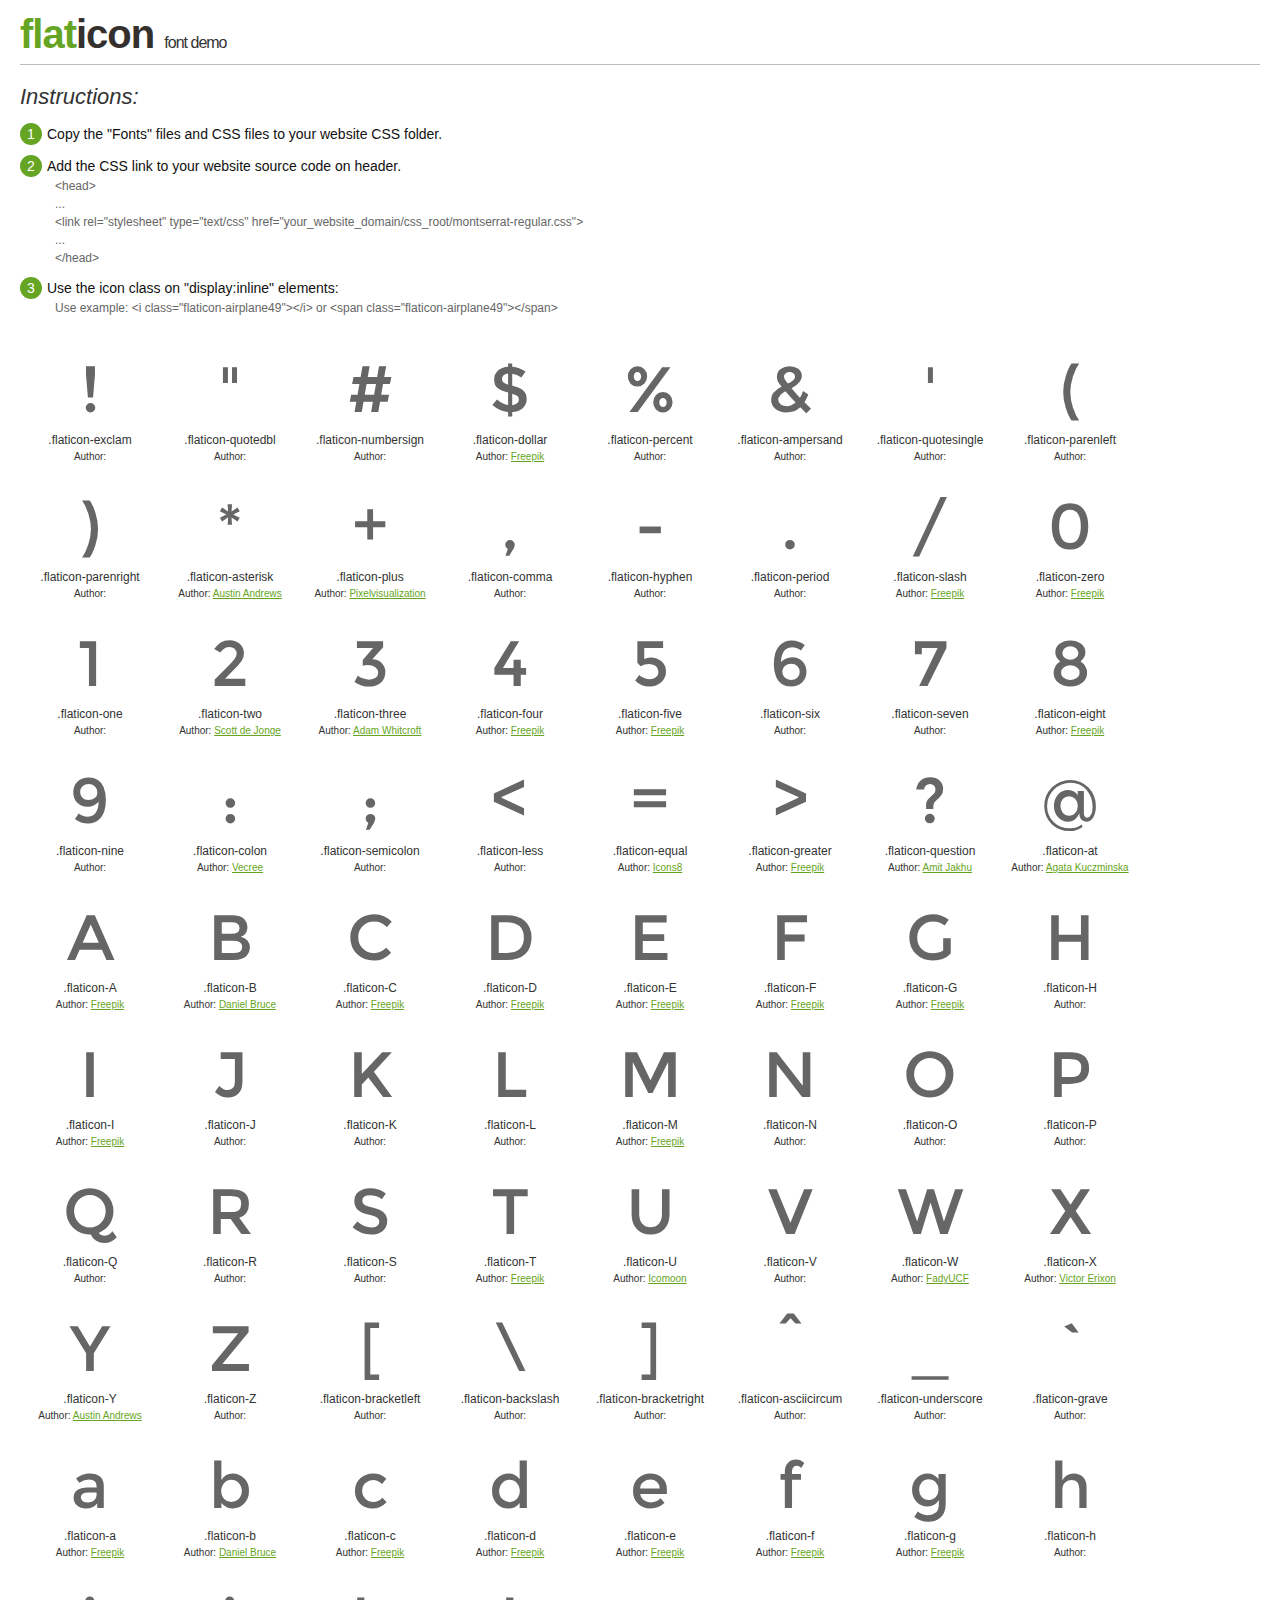
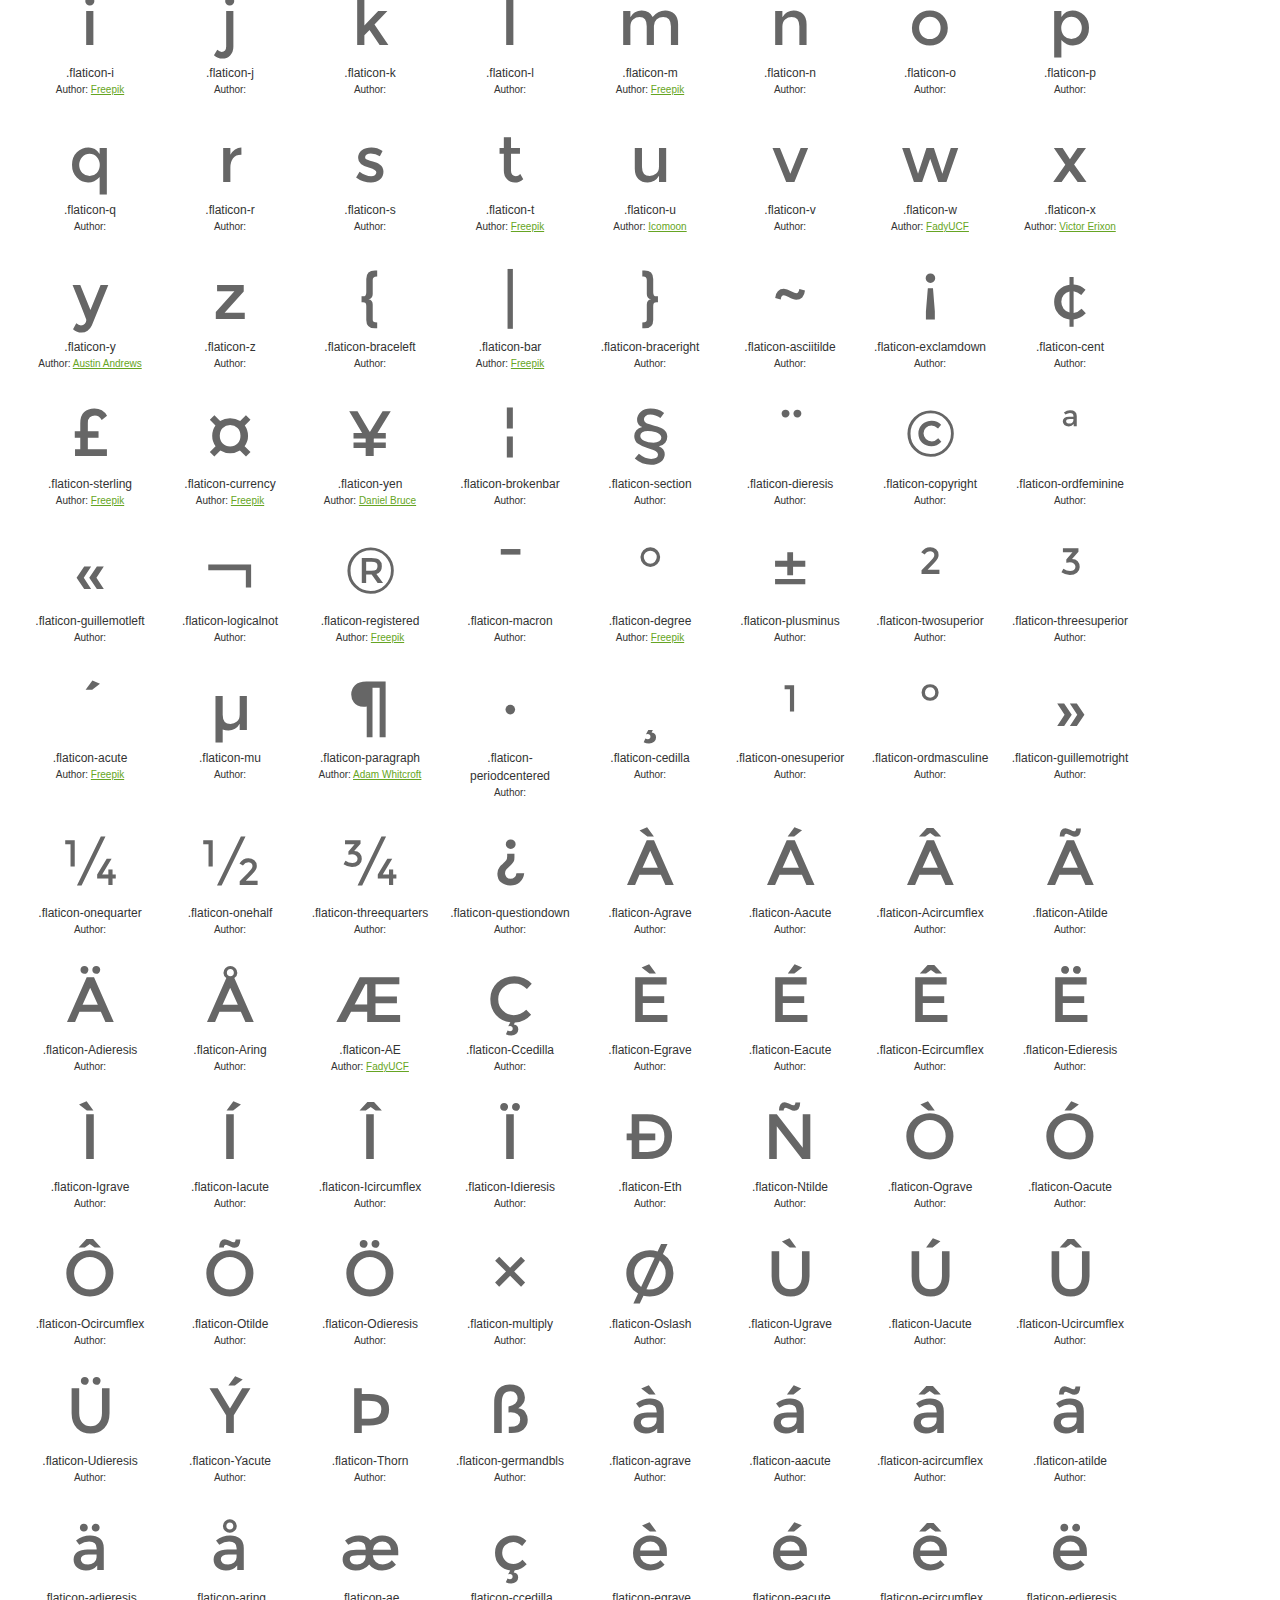
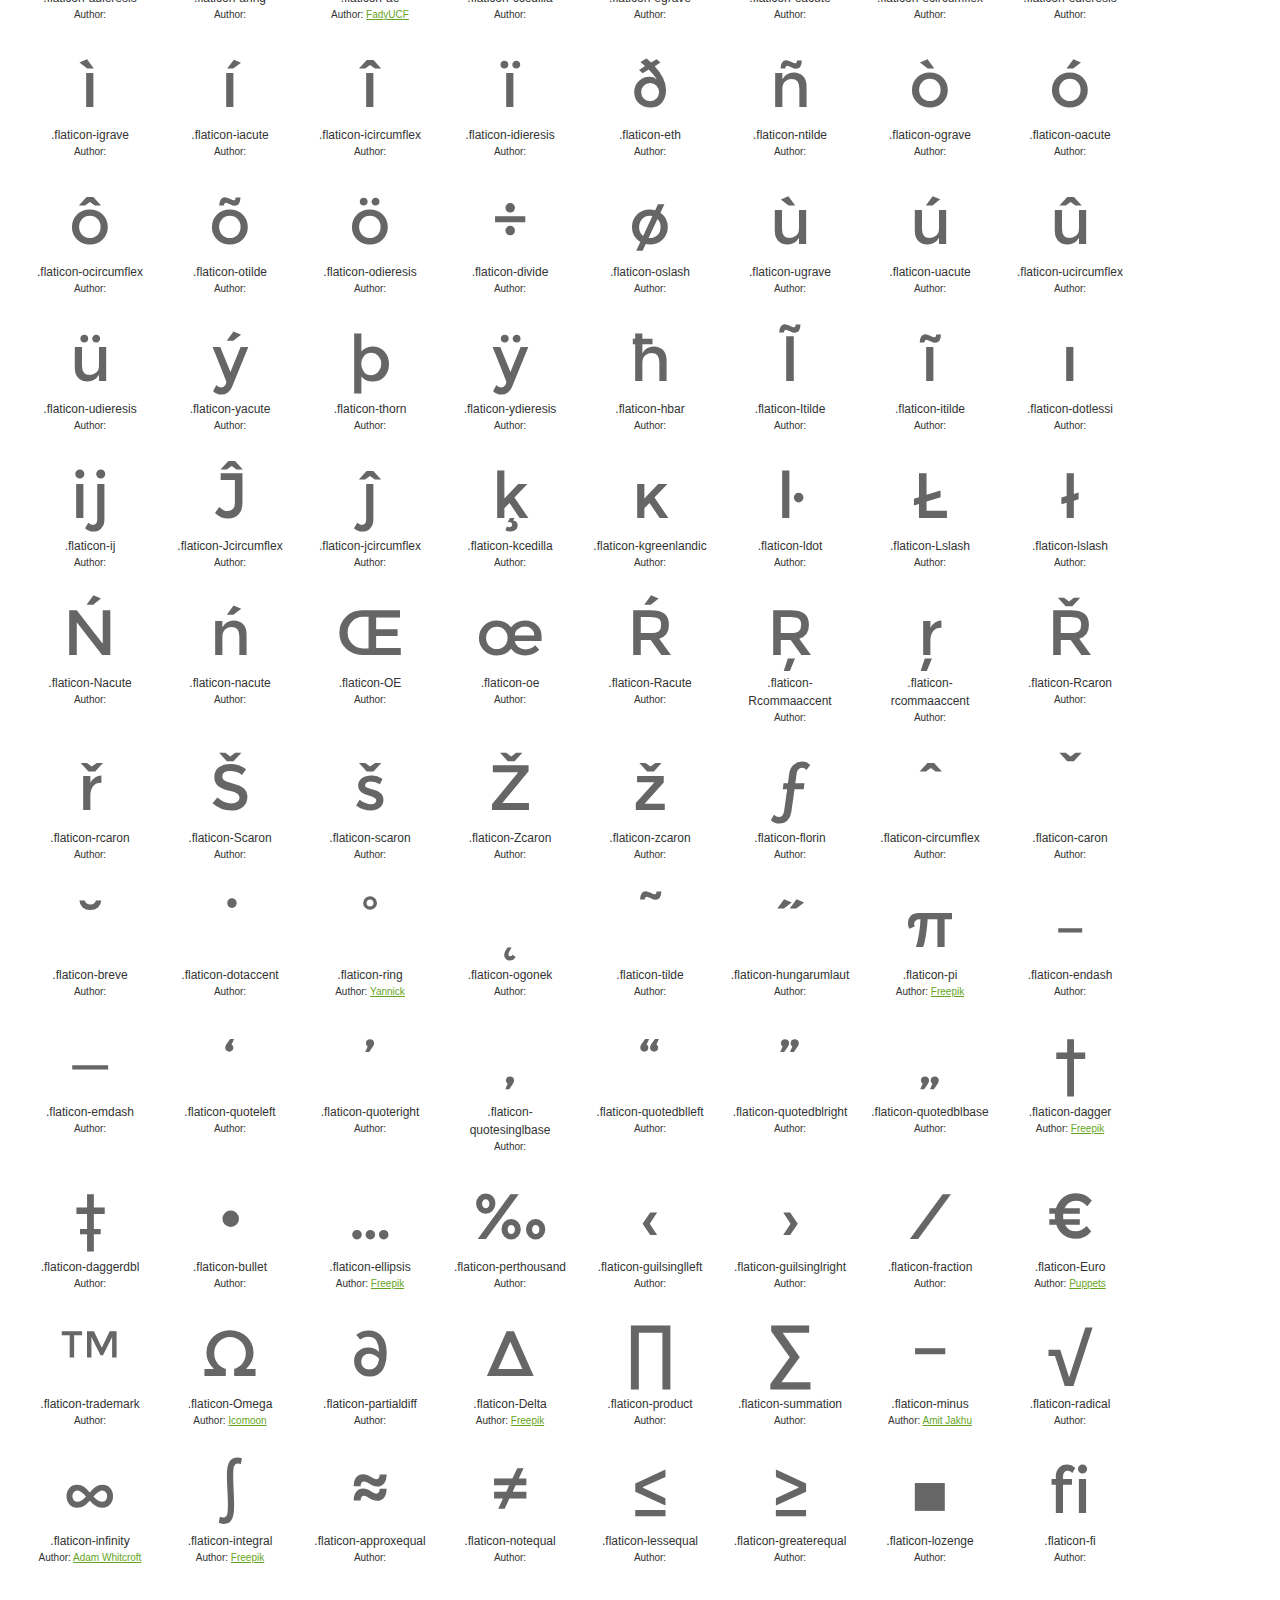
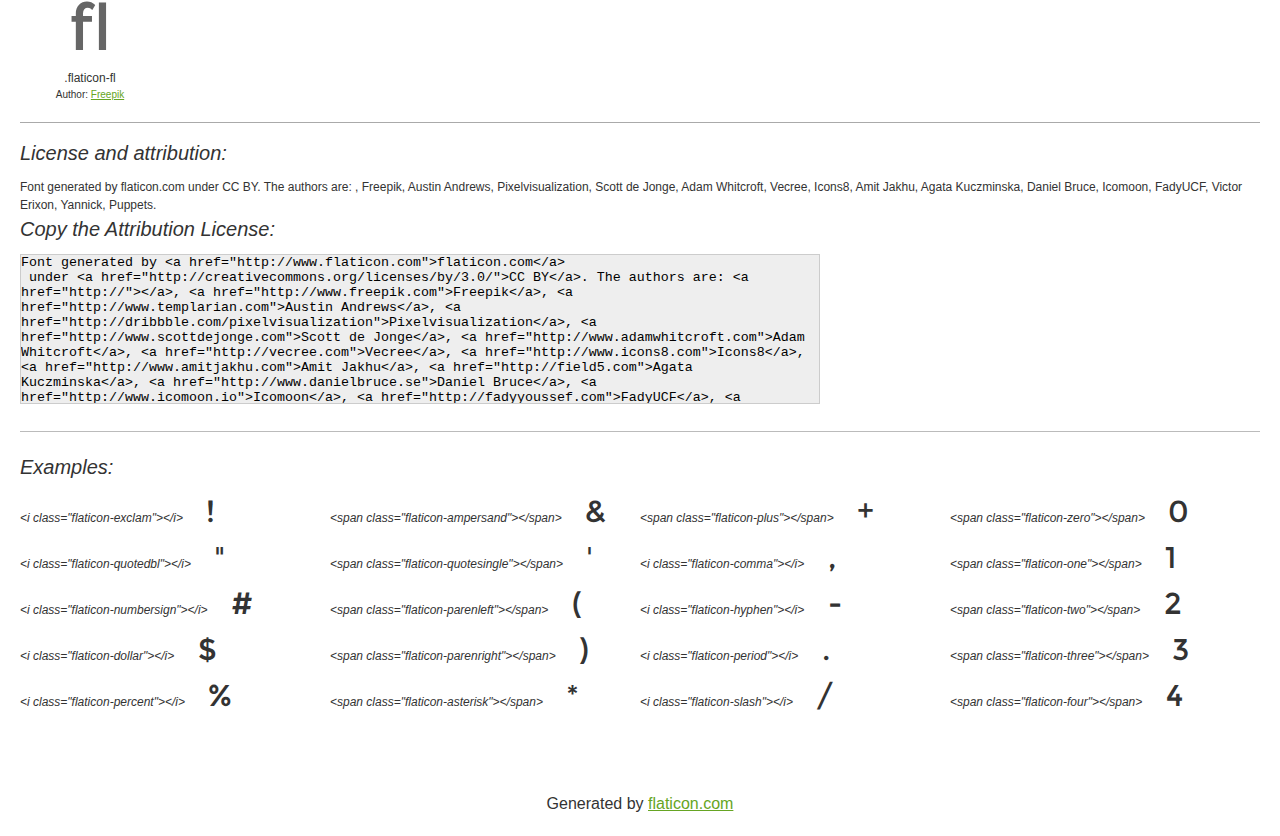
<file: and1_project/fonts/montserrat-regular.html>
<!DOCTYPE html>
<html>

<head>
    <title>Flaticon WebFont</title>
    <link rel="stylesheet" type="text/css" href="montserrat-regular.css">
    <meta charset="UTF-8">
    <style>
    body {
        font-family: sans-serif;
        line-height: 1.5;
        font-size: 16px;
        padding: 20px;
        color:#333;
    }
    * {
        -moz-box-sizing: border-box;
        -webkit-box-sizing: border-box;
        box-sizing: border-box;
        margin: 0;
        padding: 0;
    }
    [class^="flaticon-"]:before, [class*=" flaticon-"]:before, [class^="flaticon-"]:after, [class*=" flaticon-"]:after {
        font-family: Flaticon;
        font-size: 30px;
        font-style: normal;
        margin-left: 20px;
        color: #333;
    }
    .image p {
		font-size: 12px;
		margin: 0px;
		clear: none;
		width: 300px;
		line-height: 40px;
	}
    .text {
        float: left;
        font-size:14px;
        margin-top: 15px;
    }
    .text ul {
        margin-left:0px;
        color:#111;
        margin-bottom:20px;
    }
    .text .ex {
        font-size:12px;
        color:#666;
        margin-left:35px;
        display:block;
    }
    .text ul li {
        margin-top:10px;
        list-style:none;
    }
    .num {
        background:#66A523;
        color:#fff;
        border-radius:20px;
        padding:1px;
        display:inline-block;
        width:22px;
        height:22px;
        text-align:center;
        margin-right: 5px;
    }
    .text ul strong {
        font-weight:normal;
        color:#000;
    }
    .image {
        width: 280px;
        float: left;
        margin-bottom: 15px;
        margin-right: 30px;
    }
    #glyphs {
        clear: both;
    }
    .image p:nth-child(even) i {
        clear: none;
    }
    .glyph {
        display: inline-block;
        width: 120px;
        margin: 10px;
        text-align: center;
        vertical-align: top;
        background: #FFF;
    }
    .glyph .glyph-icon {
        padding: 10px;
        display: block;
        font-family:"Flaticon";
        font-size: 64px;
        line-height: 1;
    }
    .glyph .glyph-icon:before {
        font-size: 64px;
        color: #666;
        margin-left: 0;
    }
    .class-name {
        font-size: 12px;
    }
    .author-name {
		font-size: 10px;
	}
	a{
		color: #66A523;
	}
    .instructions {
        font-style:italic;
        font-size:22px;
        margin-bottom:10px;
    }
    .iconsuse {
        font-size:22px;
        font-style:italic;
        padding-top:20px;
        margin-top:20px;
        border-top:1px solid #bbb;
    }
    .usetitle {
        margin-bottom: 10px;
        font-size: 20px;
        font-style: italic;
    }
    .class-name:last-child {
        font-size: 10px;
        color:#888;
    }
    .class-name:last-child a {
        font-size: 10px;
        color:#555;
    }
    .class-name:last-child a:hover {
        color:#66A523;
    }
    .glyph > input {
        display: block;
        width: 100px;
        margin: 5px auto;
        text-align: center;
        font-size: 12px;
        cursor: text;
    }
    .glyph > input.icon-input {
        font-family:"Flaticon";
        font-size: 16px;
        margin-bottom: 10px;
    }
    h1.logo {
        font-size: 40px;
        letter-spacing: -1px;
        margin-top: -16px;
        text-transform: lowercase;
        border-bottom:1px solid #bbb;
    }
    h1.logo strong {
        font-size: 16px;
        font-family:sans-serif;
        font-weight:normal;
        color:#333;
    }
    h1.logo a {
        color:#34302d;
        text-decoration: none;
    }
    h1.logo a span {
        color:#66A523;
    }
    #footer {
        padding-top:40px;
        clear:both;
        text-align:center;
    }
    #footer a {
        color:#66A523;
    }
    textarea {
		margin: 0px;
		width: 800px;
		height: 150px;
		border: 1px solid #CCC;
		resize: none;
		background: #EEE;
    }
    .author-link, .attrDiv a{
    	font-size: 12px;
    	color: #333;
    	text-decoration: none;
    }
    .external {
    	display: block;
    }
    .attrDiv {
		font-size: 12px;
	}
    .attribution {
        border-top: 1px solid #AAA;
        margin: 10px 0;
        padding-top: 15px;
    }
    </style>
</head>

<body>
    <header>
        <h1 class="logo">
            <a href="http://www.flaticon.com">
                <span>FLAT</span>ICON</a>
            <strong>Font Demo</strong>
        </h1>
    </header>

    <section class="demo">
        <div class="text">

            <div class="instructions">Instructions:</div>

            <ul>
                <li>
                    <p>
                        <span class="num">1</span>Copy the "Fonts" files and CSS files to your website CSS folder.
                </li>
                <li>
                    <p>
                        <span class="num">2</span>Add the CSS link to your website source code on header.
                        <br />
                        <span class="ex">&lt;head&gt;
                            <br/>...
                            <br/>&lt;link rel="stylesheet" type="text/css" href="your_website_domain/css_root/montserrat-regular.css"&gt;
                            <br/>...
                            <br/>&lt;/head&gt;</span>
                </li>

                <li>
                    <p>
                        <span class="num">3</span>Use the icon class on "display:inline" elements:
                        <br />
                        <span class="ex">Use example: &lt;i class=&quot;flaticon-airplane49&quot;&gt;&lt;/i&gt; or &lt;span class=&quot;flaticon-airplane49&quot;&gt;&lt;/span&gt;</span>
                </li>
            </ul>
        </div>

    </section>

    <section id="glyphs"><div class="glyph">
		<div class="glyph-icon flaticon-exclam"></div>
		<div class="class-name">.flaticon-exclam</div><div class="author-name">Author: <a href="http://www.flaticon.com/free-icon/_"></a></div></div><div class="glyph">
		<div class="glyph-icon flaticon-quotedbl"></div>
		<div class="class-name">.flaticon-quotedbl</div><div class="author-name">Author: <a href="http://www.flaticon.com/free-icon/_"></a></div></div><div class="glyph">
		<div class="glyph-icon flaticon-numbersign"></div>
		<div class="class-name">.flaticon-numbersign</div><div class="author-name">Author: <a href="http://www.flaticon.com/free-icon/_"></a></div></div><div class="glyph">
		<div class="glyph-icon flaticon-dollar"></div>
		<div class="class-name">.flaticon-dollar</div><div class="author-name">Author: <a href="http://www.flaticon.com/free-icon/dollar-bills-stack_69834">Freepik</a></div></div><div class="glyph">
		<div class="glyph-icon flaticon-percent"></div>
		<div class="class-name">.flaticon-percent</div><div class="author-name">Author: <a href="http://www.flaticon.com/free-icon/_"></a></div></div><div class="glyph">
		<div class="glyph-icon flaticon-ampersand"></div>
		<div class="class-name">.flaticon-ampersand</div><div class="author-name">Author: <a href="http://www.flaticon.com/free-icon/_"></a></div></div><div class="glyph">
		<div class="glyph-icon flaticon-quotesingle"></div>
		<div class="class-name">.flaticon-quotesingle</div><div class="author-name">Author: <a href="http://www.flaticon.com/free-icon/_"></a></div></div><div class="glyph">
		<div class="glyph-icon flaticon-parenleft"></div>
		<div class="class-name">.flaticon-parenleft</div><div class="author-name">Author: <a href="http://www.flaticon.com/free-icon/_"></a></div></div><div class="glyph">
		<div class="glyph-icon flaticon-parenright"></div>
		<div class="class-name">.flaticon-parenright</div><div class="author-name">Author: <a href="http://www.flaticon.com/free-icon/_"></a></div></div><div class="glyph">
		<div class="glyph-icon flaticon-asterisk"></div>
		<div class="class-name">.flaticon-asterisk</div><div class="author-name">Author: <a href="http://www.flaticon.com/free-icon/asterisk-star_9495">Austin Andrews</a></div></div><div class="glyph">
		<div class="glyph-icon flaticon-plus"></div>
		<div class="class-name">.flaticon-plus</div><div class="author-name">Author: <a href="http://www.flaticon.com/free-icon/plus-button-pixel_69247">Pixelvisualization</a></div></div><div class="glyph">
		<div class="glyph-icon flaticon-comma"></div>
		<div class="class-name">.flaticon-comma</div><div class="author-name">Author: <a href="http://www.flaticon.com/free-icon/_"></a></div></div><div class="glyph">
		<div class="glyph-icon flaticon-hyphen"></div>
		<div class="class-name">.flaticon-hyphen</div><div class="author-name">Author: <a href="http://www.flaticon.com/free-icon/_"></a></div></div><div class="glyph">
		<div class="glyph-icon flaticon-period"></div>
		<div class="class-name">.flaticon-period</div><div class="author-name">Author: <a href="http://www.flaticon.com/free-icon/_"></a></div></div><div class="glyph">
		<div class="glyph-icon flaticon-slash"></div>
		<div class="class-name">.flaticon-slash</div><div class="author-name">Author: <a href="http://www.flaticon.com/free-icon/slash-and-dot-sketch-variant_37278">Freepik</a></div></div><div class="glyph">
		<div class="glyph-icon flaticon-zero"></div>
		<div class="class-name">.flaticon-zero</div><div class="author-name">Author: <a href="http://www.flaticon.com/free-icon/zero-emission-badge_25097">Freepik</a></div></div><div class="glyph">
		<div class="glyph-icon flaticon-one"></div>
		<div class="class-name">.flaticon-one</div><div class="author-name">Author: <a href="http://www.flaticon.com/free-icon/_"></a></div></div><div class="glyph">
		<div class="glyph-icon flaticon-two"></div>
		<div class="class-name">.flaticon-two</div><div class="author-name">Author: <a href="http://www.flaticon.com/free-icon/two-arrows-pointing-opposite-directions_8682">Scott de Jonge</a></div></div><div class="glyph">
		<div class="glyph-icon flaticon-three"></div>
		<div class="class-name">.flaticon-three</div><div class="author-name">Author: <a href="http://www.flaticon.com/free-icon/three-aligned-dots-forming-a-line_7568">Adam Whitcroft</a></div></div><div class="glyph">
		<div class="glyph-icon flaticon-four"></div>
		<div class="class-name">.flaticon-four</div><div class="author-name">Author: <a href="http://www.flaticon.com/free-icon/number-four_1888">Freepik</a></div></div><div class="glyph">
		<div class="glyph-icon flaticon-five"></div>
		<div class="class-name">.flaticon-five</div><div class="author-name">Author: <a href="http://www.flaticon.com/free-icon/hotel-five-stars-sign_62959">Freepik</a></div></div><div class="glyph">
		<div class="glyph-icon flaticon-six"></div>
		<div class="class-name">.flaticon-six</div><div class="author-name">Author: <a href="http://www.flaticon.com/free-icon/_"></a></div></div><div class="glyph">
		<div class="glyph-icon flaticon-seven"></div>
		<div class="class-name">.flaticon-seven</div><div class="author-name">Author: <a href="http://www.flaticon.com/free-icon/_"></a></div></div><div class="glyph">
		<div class="glyph-icon flaticon-eight"></div>
		<div class="class-name">.flaticon-eight</div><div class="author-name">Author: <a href="http://www.flaticon.com/free-icon/number-8_1879">Freepik</a></div></div><div class="glyph">
		<div class="glyph-icon flaticon-nine"></div>
		<div class="class-name">.flaticon-nine</div><div class="author-name">Author: <a href="http://www.flaticon.com/free-icon/_"></a></div></div><div class="glyph">
		<div class="glyph-icon flaticon-colon"></div>
		<div class="class-name">.flaticon-colon</div><div class="author-name">Author: <a href="http://www.flaticon.com/free-icon/costa-rican-colon_66219">Vecree</a></div></div><div class="glyph">
		<div class="glyph-icon flaticon-semicolon"></div>
		<div class="class-name">.flaticon-semicolon</div><div class="author-name">Author: <a href="http://www.flaticon.com/free-icon/_"></a></div></div><div class="glyph">
		<div class="glyph-icon flaticon-less"></div>
		<div class="class-name">.flaticon-less</div><div class="author-name">Author: <a href="http://www.flaticon.com/free-icon/_"></a></div></div><div class="glyph">
		<div class="glyph-icon flaticon-equal"></div>
		<div class="class-name">.flaticon-equal</div><div class="author-name">Author: <a href="http://www.flaticon.com/free-icon/equals-sign_2965">Icons8</a></div></div><div class="glyph">
		<div class="glyph-icon flaticon-greater"></div>
		<div class="class-name">.flaticon-greater</div><div class="author-name">Author: <a href="http://www.flaticon.com/free-icon/greater-than-and-single-line-not-equal-to-maths-sign_43268">Freepik</a></div></div><div class="glyph">
		<div class="glyph-icon flaticon-question"></div>
		<div class="class-name">.flaticon-question</div><div class="author-name">Author: <a href="http://www.flaticon.com/free-icon/question-mark-button_8235">Amit Jakhu</a></div></div><div class="glyph">
		<div class="glyph-icon flaticon-at"></div>
		<div class="class-name">.flaticon-at</div><div class="author-name">Author: <a href="http://www.flaticon.com/free-icon/commercial-at_71198">Agata Kuczminska</a></div></div><div class="glyph">
		<div class="glyph-icon flaticon-A"></div>
		<div class="class-name">.flaticon-A</div><div class="author-name">Author: <a href="http://www.flaticon.com/free-icon/a-mark_65952">Freepik</a></div></div><div class="glyph">
		<div class="glyph-icon flaticon-B"></div>
		<div class="class-name">.flaticon-B</div><div class="author-name">Author: <a href="http://www.flaticon.com/free-icon/vkontakte-logo_3886">Daniel Bruce</a></div></div><div class="glyph">
		<div class="glyph-icon flaticon-C"></div>
		<div class="class-name">.flaticon-C</div><div class="author-name">Author: <a href="http://www.flaticon.com/free-icon/c-test-result-interface-symbol-with-text-lines_43615">Freepik</a></div></div><div class="glyph">
		<div class="glyph-icon flaticon-D"></div>
		<div class="class-name">.flaticon-D</div><div class="author-name">Author: <a href="http://www.flaticon.com/free-icon/d-education-test-note-of-qualification_43644">Freepik</a></div></div><div class="glyph">
		<div class="glyph-icon flaticon-E"></div>
		<div class="class-name">.flaticon-E</div><div class="author-name">Author: <a href="http://www.flaticon.com/free-icon/e-plus-on-school-test-result_43700">Freepik</a></div></div><div class="glyph">
		<div class="glyph-icon flaticon-F"></div>
		<div class="class-name">.flaticon-F</div><div class="author-name">Author: <a href="http://www.flaticon.com/free-icon/f-plus-school-rating-paper-interface-symbol_43008">Freepik</a></div></div><div class="glyph">
		<div class="glyph-icon flaticon-G"></div>
		<div class="class-name">.flaticon-G</div><div class="author-name">Author: <a href="http://www.flaticon.com/free-icon/google-plus-logotype_2050">Freepik</a></div></div><div class="glyph">
		<div class="glyph-icon flaticon-H"></div>
		<div class="class-name">.flaticon-H</div><div class="author-name">Author: <a href="http://www.flaticon.com/free-icon/_"></a></div></div><div class="glyph">
		<div class="glyph-icon flaticon-I"></div>
		<div class="class-name">.flaticon-I</div><div class="author-name">Author: <a href="http://www.flaticon.com/free-icon/i-love-you_67475">Freepik</a></div></div><div class="glyph">
		<div class="glyph-icon flaticon-J"></div>
		<div class="class-name">.flaticon-J</div><div class="author-name">Author: <a href="http://www.flaticon.com/free-icon/_"></a></div></div><div class="glyph">
		<div class="glyph-icon flaticon-K"></div>
		<div class="class-name">.flaticon-K</div><div class="author-name">Author: <a href="http://www.flaticon.com/free-icon/_"></a></div></div><div class="glyph">
		<div class="glyph-icon flaticon-L"></div>
		<div class="class-name">.flaticon-L</div><div class="author-name">Author: <a href="http://www.flaticon.com/free-icon/_"></a></div></div><div class="glyph">
		<div class="glyph-icon flaticon-M"></div>
		<div class="class-name">.flaticon-M</div><div class="author-name">Author: <a href="http://www.flaticon.com/free-icon/letter-m_2041">Freepik</a></div></div><div class="glyph">
		<div class="glyph-icon flaticon-N"></div>
		<div class="class-name">.flaticon-N</div><div class="author-name">Author: <a href="http://www.flaticon.com/free-icon/_"></a></div></div><div class="glyph">
		<div class="glyph-icon flaticon-O"></div>
		<div class="class-name">.flaticon-O</div><div class="author-name">Author: <a href="http://www.flaticon.com/free-icon/_"></a></div></div><div class="glyph">
		<div class="glyph-icon flaticon-P"></div>
		<div class="class-name">.flaticon-P</div><div class="author-name">Author: <a href="http://www.flaticon.com/free-icon/_"></a></div></div><div class="glyph">
		<div class="glyph-icon flaticon-Q"></div>
		<div class="class-name">.flaticon-Q</div><div class="author-name">Author: <a href="http://www.flaticon.com/free-icon/_"></a></div></div><div class="glyph">
		<div class="glyph-icon flaticon-R"></div>
		<div class="class-name">.flaticon-R</div><div class="author-name">Author: <a href="http://www.flaticon.com/free-icon/_"></a></div></div><div class="glyph">
		<div class="glyph-icon flaticon-S"></div>
		<div class="class-name">.flaticon-S</div><div class="author-name">Author: <a href="http://www.flaticon.com/free-icon/_"></a></div></div><div class="glyph">
		<div class="glyph-icon flaticon-T"></div>
		<div class="class-name">.flaticon-T</div><div class="author-name">Author: <a href="http://www.flaticon.com/free-icon/number-8-shirt_16284">Freepik</a></div></div><div class="glyph">
		<div class="glyph-icon flaticon-U"></div>
		<div class="class-name">.flaticon-U</div><div class="author-name">Author: <a href="http://www.flaticon.com/free-icon/u-shaped-magnet-outline_23961">Icomoon</a></div></div><div class="glyph">
		<div class="glyph-icon flaticon-V"></div>
		<div class="class-name">.flaticon-V</div><div class="author-name">Author: <a href="http://www.flaticon.com/free-icon/_"></a></div></div><div class="glyph">
		<div class="glyph-icon flaticon-W"></div>
		<div class="class-name">.flaticon-W</div><div class="author-name">Author: <a href="http://www.flaticon.com/free-icon/letter-w_68596">FadyUCF</a></div></div><div class="glyph">
		<div class="glyph-icon flaticon-X"></div>
		<div class="class-name">.flaticon-X</div><div class="author-name">Author: <a href="http://www.flaticon.com/free-icon/x-button_69324">Victor Erixon</a></div></div><div class="glyph">
		<div class="glyph-icon flaticon-Y"></div>
		<div class="class-name">.flaticon-Y</div><div class="author-name">Author: <a href="http://www.flaticon.com/free-icon/y-combinator-logo-square_8496">Austin Andrews</a></div></div><div class="glyph">
		<div class="glyph-icon flaticon-Z"></div>
		<div class="class-name">.flaticon-Z</div><div class="author-name">Author: <a href="http://www.flaticon.com/free-icon/_"></a></div></div><div class="glyph">
		<div class="glyph-icon flaticon-bracketleft"></div>
		<div class="class-name">.flaticon-bracketleft</div><div class="author-name">Author: <a href="http://www.flaticon.com/free-icon/_"></a></div></div><div class="glyph">
		<div class="glyph-icon flaticon-backslash"></div>
		<div class="class-name">.flaticon-backslash</div><div class="author-name">Author: <a href="http://www.flaticon.com/free-icon/_"></a></div></div><div class="glyph">
		<div class="glyph-icon flaticon-bracketright"></div>
		<div class="class-name">.flaticon-bracketright</div><div class="author-name">Author: <a href="http://www.flaticon.com/free-icon/_"></a></div></div><div class="glyph">
		<div class="glyph-icon flaticon-asciicircum"></div>
		<div class="class-name">.flaticon-asciicircum</div><div class="author-name">Author: <a href="http://www.flaticon.com/free-icon/_"></a></div></div><div class="glyph">
		<div class="glyph-icon flaticon-underscore"></div>
		<div class="class-name">.flaticon-underscore</div><div class="author-name">Author: <a href="http://www.flaticon.com/free-icon/_"></a></div></div><div class="glyph">
		<div class="glyph-icon flaticon-grave"></div>
		<div class="class-name">.flaticon-grave</div><div class="author-name">Author: <a href="http://www.flaticon.com/free-icon/_"></a></div></div><div class="glyph">
		<div class="glyph-icon flaticon-a"></div>
		<div class="class-name">.flaticon-a</div><div class="author-name">Author: <a href="http://www.flaticon.com/free-icon/a-mark_65952">Freepik</a></div></div><div class="glyph">
		<div class="glyph-icon flaticon-b"></div>
		<div class="class-name">.flaticon-b</div><div class="author-name">Author: <a href="http://www.flaticon.com/free-icon/vkontakte-logo_3886">Daniel Bruce</a></div></div><div class="glyph">
		<div class="glyph-icon flaticon-c"></div>
		<div class="class-name">.flaticon-c</div><div class="author-name">Author: <a href="http://www.flaticon.com/free-icon/c-test-result-interface-symbol-with-text-lines_43615">Freepik</a></div></div><div class="glyph">
		<div class="glyph-icon flaticon-d"></div>
		<div class="class-name">.flaticon-d</div><div class="author-name">Author: <a href="http://www.flaticon.com/free-icon/d-education-test-note-of-qualification_43644">Freepik</a></div></div><div class="glyph">
		<div class="glyph-icon flaticon-e"></div>
		<div class="class-name">.flaticon-e</div><div class="author-name">Author: <a href="http://www.flaticon.com/free-icon/e-plus-on-school-test-result_43700">Freepik</a></div></div><div class="glyph">
		<div class="glyph-icon flaticon-f"></div>
		<div class="class-name">.flaticon-f</div><div class="author-name">Author: <a href="http://www.flaticon.com/free-icon/f-plus-school-rating-paper-interface-symbol_43008">Freepik</a></div></div><div class="glyph">
		<div class="glyph-icon flaticon-g"></div>
		<div class="class-name">.flaticon-g</div><div class="author-name">Author: <a href="http://www.flaticon.com/free-icon/google-plus-logotype_2050">Freepik</a></div></div><div class="glyph">
		<div class="glyph-icon flaticon-h"></div>
		<div class="class-name">.flaticon-h</div><div class="author-name">Author: <a href="http://www.flaticon.com/free-icon/_"></a></div></div><div class="glyph">
		<div class="glyph-icon flaticon-i"></div>
		<div class="class-name">.flaticon-i</div><div class="author-name">Author: <a href="http://www.flaticon.com/free-icon/i-love-you_67475">Freepik</a></div></div><div class="glyph">
		<div class="glyph-icon flaticon-j"></div>
		<div class="class-name">.flaticon-j</div><div class="author-name">Author: <a href="http://www.flaticon.com/free-icon/_"></a></div></div><div class="glyph">
		<div class="glyph-icon flaticon-k"></div>
		<div class="class-name">.flaticon-k</div><div class="author-name">Author: <a href="http://www.flaticon.com/free-icon/_"></a></div></div><div class="glyph">
		<div class="glyph-icon flaticon-l"></div>
		<div class="class-name">.flaticon-l</div><div class="author-name">Author: <a href="http://www.flaticon.com/free-icon/_"></a></div></div><div class="glyph">
		<div class="glyph-icon flaticon-m"></div>
		<div class="class-name">.flaticon-m</div><div class="author-name">Author: <a href="http://www.flaticon.com/free-icon/letter-m_2041">Freepik</a></div></div><div class="glyph">
		<div class="glyph-icon flaticon-n"></div>
		<div class="class-name">.flaticon-n</div><div class="author-name">Author: <a href="http://www.flaticon.com/free-icon/_"></a></div></div><div class="glyph">
		<div class="glyph-icon flaticon-o"></div>
		<div class="class-name">.flaticon-o</div><div class="author-name">Author: <a href="http://www.flaticon.com/free-icon/_"></a></div></div><div class="glyph">
		<div class="glyph-icon flaticon-p"></div>
		<div class="class-name">.flaticon-p</div><div class="author-name">Author: <a href="http://www.flaticon.com/free-icon/_"></a></div></div><div class="glyph">
		<div class="glyph-icon flaticon-q"></div>
		<div class="class-name">.flaticon-q</div><div class="author-name">Author: <a href="http://www.flaticon.com/free-icon/_"></a></div></div><div class="glyph">
		<div class="glyph-icon flaticon-r"></div>
		<div class="class-name">.flaticon-r</div><div class="author-name">Author: <a href="http://www.flaticon.com/free-icon/_"></a></div></div><div class="glyph">
		<div class="glyph-icon flaticon-s"></div>
		<div class="class-name">.flaticon-s</div><div class="author-name">Author: <a href="http://www.flaticon.com/free-icon/_"></a></div></div><div class="glyph">
		<div class="glyph-icon flaticon-t"></div>
		<div class="class-name">.flaticon-t</div><div class="author-name">Author: <a href="http://www.flaticon.com/free-icon/number-8-shirt_16284">Freepik</a></div></div><div class="glyph">
		<div class="glyph-icon flaticon-u"></div>
		<div class="class-name">.flaticon-u</div><div class="author-name">Author: <a href="http://www.flaticon.com/free-icon/u-shaped-magnet-outline_23961">Icomoon</a></div></div><div class="glyph">
		<div class="glyph-icon flaticon-v"></div>
		<div class="class-name">.flaticon-v</div><div class="author-name">Author: <a href="http://www.flaticon.com/free-icon/_"></a></div></div><div class="glyph">
		<div class="glyph-icon flaticon-w"></div>
		<div class="class-name">.flaticon-w</div><div class="author-name">Author: <a href="http://www.flaticon.com/free-icon/letter-w_68596">FadyUCF</a></div></div><div class="glyph">
		<div class="glyph-icon flaticon-x"></div>
		<div class="class-name">.flaticon-x</div><div class="author-name">Author: <a href="http://www.flaticon.com/free-icon/x-button_69324">Victor Erixon</a></div></div><div class="glyph">
		<div class="glyph-icon flaticon-y"></div>
		<div class="class-name">.flaticon-y</div><div class="author-name">Author: <a href="http://www.flaticon.com/free-icon/y-combinator-logo-square_8496">Austin Andrews</a></div></div><div class="glyph">
		<div class="glyph-icon flaticon-z"></div>
		<div class="class-name">.flaticon-z</div><div class="author-name">Author: <a href="http://www.flaticon.com/free-icon/_"></a></div></div><div class="glyph">
		<div class="glyph-icon flaticon-braceleft"></div>
		<div class="class-name">.flaticon-braceleft</div><div class="author-name">Author: <a href="http://www.flaticon.com/free-icon/_"></a></div></div><div class="glyph">
		<div class="glyph-icon flaticon-bar"></div>
		<div class="class-name">.flaticon-bar</div><div class="author-name">Author: <a href="http://www.flaticon.com/free-icon/bar-pin_8136">Freepik</a></div></div><div class="glyph">
		<div class="glyph-icon flaticon-braceright"></div>
		<div class="class-name">.flaticon-braceright</div><div class="author-name">Author: <a href="http://www.flaticon.com/free-icon/_"></a></div></div><div class="glyph">
		<div class="glyph-icon flaticon-asciitilde"></div>
		<div class="class-name">.flaticon-asciitilde</div><div class="author-name">Author: <a href="http://www.flaticon.com/free-icon/_"></a></div></div><div class="glyph">
		<div class="glyph-icon flaticon-exclamdown"></div>
		<div class="class-name">.flaticon-exclamdown</div><div class="author-name">Author: <a href="http://www.flaticon.com/free-icon/_"></a></div></div><div class="glyph">
		<div class="glyph-icon flaticon-cent"></div>
		<div class="class-name">.flaticon-cent</div><div class="author-name">Author: <a href="http://www.flaticon.com/free-icon/_"></a></div></div><div class="glyph">
		<div class="glyph-icon flaticon-sterling"></div>
		<div class="class-name">.flaticon-sterling</div><div class="author-name">Author: <a href="http://www.flaticon.com/free-icon/sterling-pound-sign-of-money_44614">Freepik</a></div></div><div class="glyph">
		<div class="glyph-icon flaticon-currency"></div>
		<div class="class-name">.flaticon-currency</div><div class="author-name">Author: <a href="http://www.flaticon.com/free-icon/currency-value_71007">Freepik</a></div></div><div class="glyph">
		<div class="glyph-icon flaticon-yen"></div>
		<div class="class-name">.flaticon-yen</div><div class="author-name">Author: <a href="http://www.flaticon.com/free-icon/yens-are-not-accepted_3636">Daniel Bruce</a></div></div><div class="glyph">
		<div class="glyph-icon flaticon-brokenbar"></div>
		<div class="class-name">.flaticon-brokenbar</div><div class="author-name">Author: <a href="http://www.flaticon.com/free-icon/_"></a></div></div><div class="glyph">
		<div class="glyph-icon flaticon-section"></div>
		<div class="class-name">.flaticon-section</div><div class="author-name">Author: <a href="http://www.flaticon.com/free-icon/_"></a></div></div><div class="glyph">
		<div class="glyph-icon flaticon-dieresis"></div>
		<div class="class-name">.flaticon-dieresis</div><div class="author-name">Author: <a href="http://www.flaticon.com/free-icon/_"></a></div></div><div class="glyph">
		<div class="glyph-icon flaticon-copyright"></div>
		<div class="class-name">.flaticon-copyright</div><div class="author-name">Author: <a href="http://www.flaticon.com/free-icon/_"></a></div></div><div class="glyph">
		<div class="glyph-icon flaticon-ordfeminine"></div>
		<div class="class-name">.flaticon-ordfeminine</div><div class="author-name">Author: <a href="http://www.flaticon.com/free-icon/_"></a></div></div><div class="glyph">
		<div class="glyph-icon flaticon-guillemotleft"></div>
		<div class="class-name">.flaticon-guillemotleft</div><div class="author-name">Author: <a href="http://www.flaticon.com/free-icon/_"></a></div></div><div class="glyph">
		<div class="glyph-icon flaticon-logicalnot"></div>
		<div class="class-name">.flaticon-logicalnot</div><div class="author-name">Author: <a href="http://www.flaticon.com/free-icon/_"></a></div></div><div class="glyph">
		<div class="glyph-icon flaticon-registered"></div>
		<div class="class-name">.flaticon-registered</div><div class="author-name">Author: <a href="http://www.flaticon.com/free-icon/registered-sign_35073">Freepik</a></div></div><div class="glyph">
		<div class="glyph-icon flaticon-macron"></div>
		<div class="class-name">.flaticon-macron</div><div class="author-name">Author: <a href="http://www.flaticon.com/free-icon/_"></a></div></div><div class="glyph">
		<div class="glyph-icon flaticon-degree"></div>
		<div class="class-name">.flaticon-degree</div><div class="author-name">Author: <a href="http://www.flaticon.com/free-icon/95-degrees_71487">Freepik</a></div></div><div class="glyph">
		<div class="glyph-icon flaticon-plusminus"></div>
		<div class="class-name">.flaticon-plusminus</div><div class="author-name">Author: <a href="http://www.flaticon.com/free-icon/_"></a></div></div><div class="glyph">
		<div class="glyph-icon flaticon-twosuperior"></div>
		<div class="class-name">.flaticon-twosuperior</div><div class="author-name">Author: <a href="http://www.flaticon.com/free-icon/_"></a></div></div><div class="glyph">
		<div class="glyph-icon flaticon-threesuperior"></div>
		<div class="class-name">.flaticon-threesuperior</div><div class="author-name">Author: <a href="http://www.flaticon.com/free-icon/_"></a></div></div><div class="glyph">
		<div class="glyph-icon flaticon-acute"></div>
		<div class="class-name">.flaticon-acute</div><div class="author-name">Author: <a href="http://www.flaticon.com/free-icon/acute-angle-of-45-degrees_43609">Freepik</a></div></div><div class="glyph">
		<div class="glyph-icon flaticon-mu"></div>
		<div class="class-name">.flaticon-mu</div><div class="author-name">Author: <a href="http://www.flaticon.com/free-icon/_"></a></div></div><div class="glyph">
		<div class="glyph-icon flaticon-paragraph"></div>
		<div class="class-name">.flaticon-paragraph</div><div class="author-name">Author: <a href="http://www.flaticon.com/free-icon/paragraph-justify_10195">Adam Whitcroft</a></div></div><div class="glyph">
		<div class="glyph-icon flaticon-periodcentered"></div>
		<div class="class-name">.flaticon-periodcentered</div><div class="author-name">Author: <a href="http://www.flaticon.com/free-icon/_"></a></div></div><div class="glyph">
		<div class="glyph-icon flaticon-cedilla"></div>
		<div class="class-name">.flaticon-cedilla</div><div class="author-name">Author: <a href="http://www.flaticon.com/free-icon/_"></a></div></div><div class="glyph">
		<div class="glyph-icon flaticon-onesuperior"></div>
		<div class="class-name">.flaticon-onesuperior</div><div class="author-name">Author: <a href="http://www.flaticon.com/free-icon/_"></a></div></div><div class="glyph">
		<div class="glyph-icon flaticon-ordmasculine"></div>
		<div class="class-name">.flaticon-ordmasculine</div><div class="author-name">Author: <a href="http://www.flaticon.com/free-icon/_"></a></div></div><div class="glyph">
		<div class="glyph-icon flaticon-guillemotright"></div>
		<div class="class-name">.flaticon-guillemotright</div><div class="author-name">Author: <a href="http://www.flaticon.com/free-icon/_"></a></div></div><div class="glyph">
		<div class="glyph-icon flaticon-onequarter"></div>
		<div class="class-name">.flaticon-onequarter</div><div class="author-name">Author: <a href="http://www.flaticon.com/free-icon/_"></a></div></div><div class="glyph">
		<div class="glyph-icon flaticon-onehalf"></div>
		<div class="class-name">.flaticon-onehalf</div><div class="author-name">Author: <a href="http://www.flaticon.com/free-icon/_"></a></div></div><div class="glyph">
		<div class="glyph-icon flaticon-threequarters"></div>
		<div class="class-name">.flaticon-threequarters</div><div class="author-name">Author: <a href="http://www.flaticon.com/free-icon/_"></a></div></div><div class="glyph">
		<div class="glyph-icon flaticon-questiondown"></div>
		<div class="class-name">.flaticon-questiondown</div><div class="author-name">Author: <a href="http://www.flaticon.com/free-icon/_"></a></div></div><div class="glyph">
		<div class="glyph-icon flaticon-Agrave"></div>
		<div class="class-name">.flaticon-Agrave</div><div class="author-name">Author: <a href="http://www.flaticon.com/free-icon/_"></a></div></div><div class="glyph">
		<div class="glyph-icon flaticon-Aacute"></div>
		<div class="class-name">.flaticon-Aacute</div><div class="author-name">Author: <a href="http://www.flaticon.com/free-icon/_"></a></div></div><div class="glyph">
		<div class="glyph-icon flaticon-Acircumflex"></div>
		<div class="class-name">.flaticon-Acircumflex</div><div class="author-name">Author: <a href="http://www.flaticon.com/free-icon/_"></a></div></div><div class="glyph">
		<div class="glyph-icon flaticon-Atilde"></div>
		<div class="class-name">.flaticon-Atilde</div><div class="author-name">Author: <a href="http://www.flaticon.com/free-icon/_"></a></div></div><div class="glyph">
		<div class="glyph-icon flaticon-Adieresis"></div>
		<div class="class-name">.flaticon-Adieresis</div><div class="author-name">Author: <a href="http://www.flaticon.com/free-icon/_"></a></div></div><div class="glyph">
		<div class="glyph-icon flaticon-Aring"></div>
		<div class="class-name">.flaticon-Aring</div><div class="author-name">Author: <a href="http://www.flaticon.com/free-icon/_"></a></div></div><div class="glyph">
		<div class="glyph-icon flaticon-AE"></div>
		<div class="class-name">.flaticon-AE</div><div class="author-name">Author: <a href="http://www.flaticon.com/free-icon/after-effect-logo_68586">FadyUCF</a></div></div><div class="glyph">
		<div class="glyph-icon flaticon-Ccedilla"></div>
		<div class="class-name">.flaticon-Ccedilla</div><div class="author-name">Author: <a href="http://www.flaticon.com/free-icon/_"></a></div></div><div class="glyph">
		<div class="glyph-icon flaticon-Egrave"></div>
		<div class="class-name">.flaticon-Egrave</div><div class="author-name">Author: <a href="http://www.flaticon.com/free-icon/_"></a></div></div><div class="glyph">
		<div class="glyph-icon flaticon-Eacute"></div>
		<div class="class-name">.flaticon-Eacute</div><div class="author-name">Author: <a href="http://www.flaticon.com/free-icon/_"></a></div></div><div class="glyph">
		<div class="glyph-icon flaticon-Ecircumflex"></div>
		<div class="class-name">.flaticon-Ecircumflex</div><div class="author-name">Author: <a href="http://www.flaticon.com/free-icon/_"></a></div></div><div class="glyph">
		<div class="glyph-icon flaticon-Edieresis"></div>
		<div class="class-name">.flaticon-Edieresis</div><div class="author-name">Author: <a href="http://www.flaticon.com/free-icon/_"></a></div></div><div class="glyph">
		<div class="glyph-icon flaticon-Igrave"></div>
		<div class="class-name">.flaticon-Igrave</div><div class="author-name">Author: <a href="http://www.flaticon.com/free-icon/_"></a></div></div><div class="glyph">
		<div class="glyph-icon flaticon-Iacute"></div>
		<div class="class-name">.flaticon-Iacute</div><div class="author-name">Author: <a href="http://www.flaticon.com/free-icon/_"></a></div></div><div class="glyph">
		<div class="glyph-icon flaticon-Icircumflex"></div>
		<div class="class-name">.flaticon-Icircumflex</div><div class="author-name">Author: <a href="http://www.flaticon.com/free-icon/_"></a></div></div><div class="glyph">
		<div class="glyph-icon flaticon-Idieresis"></div>
		<div class="class-name">.flaticon-Idieresis</div><div class="author-name">Author: <a href="http://www.flaticon.com/free-icon/_"></a></div></div><div class="glyph">
		<div class="glyph-icon flaticon-Eth"></div>
		<div class="class-name">.flaticon-Eth</div><div class="author-name">Author: <a href="http://www.flaticon.com/free-icon/_"></a></div></div><div class="glyph">
		<div class="glyph-icon flaticon-Ntilde"></div>
		<div class="class-name">.flaticon-Ntilde</div><div class="author-name">Author: <a href="http://www.flaticon.com/free-icon/_"></a></div></div><div class="glyph">
		<div class="glyph-icon flaticon-Ograve"></div>
		<div class="class-name">.flaticon-Ograve</div><div class="author-name">Author: <a href="http://www.flaticon.com/free-icon/_"></a></div></div><div class="glyph">
		<div class="glyph-icon flaticon-Oacute"></div>
		<div class="class-name">.flaticon-Oacute</div><div class="author-name">Author: <a href="http://www.flaticon.com/free-icon/_"></a></div></div><div class="glyph">
		<div class="glyph-icon flaticon-Ocircumflex"></div>
		<div class="class-name">.flaticon-Ocircumflex</div><div class="author-name">Author: <a href="http://www.flaticon.com/free-icon/_"></a></div></div><div class="glyph">
		<div class="glyph-icon flaticon-Otilde"></div>
		<div class="class-name">.flaticon-Otilde</div><div class="author-name">Author: <a href="http://www.flaticon.com/free-icon/_"></a></div></div><div class="glyph">
		<div class="glyph-icon flaticon-Odieresis"></div>
		<div class="class-name">.flaticon-Odieresis</div><div class="author-name">Author: <a href="http://www.flaticon.com/free-icon/_"></a></div></div><div class="glyph">
		<div class="glyph-icon flaticon-multiply"></div>
		<div class="class-name">.flaticon-multiply</div><div class="author-name">Author: <a href="http://www.flaticon.com/free-icon/_"></a></div></div><div class="glyph">
		<div class="glyph-icon flaticon-Oslash"></div>
		<div class="class-name">.flaticon-Oslash</div><div class="author-name">Author: <a href="http://www.flaticon.com/free-icon/_"></a></div></div><div class="glyph">
		<div class="glyph-icon flaticon-Ugrave"></div>
		<div class="class-name">.flaticon-Ugrave</div><div class="author-name">Author: <a href="http://www.flaticon.com/free-icon/_"></a></div></div><div class="glyph">
		<div class="glyph-icon flaticon-Uacute"></div>
		<div class="class-name">.flaticon-Uacute</div><div class="author-name">Author: <a href="http://www.flaticon.com/free-icon/_"></a></div></div><div class="glyph">
		<div class="glyph-icon flaticon-Ucircumflex"></div>
		<div class="class-name">.flaticon-Ucircumflex</div><div class="author-name">Author: <a href="http://www.flaticon.com/free-icon/_"></a></div></div><div class="glyph">
		<div class="glyph-icon flaticon-Udieresis"></div>
		<div class="class-name">.flaticon-Udieresis</div><div class="author-name">Author: <a href="http://www.flaticon.com/free-icon/_"></a></div></div><div class="glyph">
		<div class="glyph-icon flaticon-Yacute"></div>
		<div class="class-name">.flaticon-Yacute</div><div class="author-name">Author: <a href="http://www.flaticon.com/free-icon/_"></a></div></div><div class="glyph">
		<div class="glyph-icon flaticon-Thorn"></div>
		<div class="class-name">.flaticon-Thorn</div><div class="author-name">Author: <a href="http://www.flaticon.com/free-icon/_"></a></div></div><div class="glyph">
		<div class="glyph-icon flaticon-germandbls"></div>
		<div class="class-name">.flaticon-germandbls</div><div class="author-name">Author: <a href="http://www.flaticon.com/free-icon/_"></a></div></div><div class="glyph">
		<div class="glyph-icon flaticon-agrave"></div>
		<div class="class-name">.flaticon-agrave</div><div class="author-name">Author: <a href="http://www.flaticon.com/free-icon/_"></a></div></div><div class="glyph">
		<div class="glyph-icon flaticon-aacute"></div>
		<div class="class-name">.flaticon-aacute</div><div class="author-name">Author: <a href="http://www.flaticon.com/free-icon/_"></a></div></div><div class="glyph">
		<div class="glyph-icon flaticon-acircumflex"></div>
		<div class="class-name">.flaticon-acircumflex</div><div class="author-name">Author: <a href="http://www.flaticon.com/free-icon/_"></a></div></div><div class="glyph">
		<div class="glyph-icon flaticon-atilde"></div>
		<div class="class-name">.flaticon-atilde</div><div class="author-name">Author: <a href="http://www.flaticon.com/free-icon/_"></a></div></div><div class="glyph">
		<div class="glyph-icon flaticon-adieresis"></div>
		<div class="class-name">.flaticon-adieresis</div><div class="author-name">Author: <a href="http://www.flaticon.com/free-icon/_"></a></div></div><div class="glyph">
		<div class="glyph-icon flaticon-aring"></div>
		<div class="class-name">.flaticon-aring</div><div class="author-name">Author: <a href="http://www.flaticon.com/free-icon/_"></a></div></div><div class="glyph">
		<div class="glyph-icon flaticon-ae"></div>
		<div class="class-name">.flaticon-ae</div><div class="author-name">Author: <a href="http://www.flaticon.com/free-icon/after-effect-logo_68586">FadyUCF</a></div></div><div class="glyph">
		<div class="glyph-icon flaticon-ccedilla"></div>
		<div class="class-name">.flaticon-ccedilla</div><div class="author-name">Author: <a href="http://www.flaticon.com/free-icon/_"></a></div></div><div class="glyph">
		<div class="glyph-icon flaticon-egrave"></div>
		<div class="class-name">.flaticon-egrave</div><div class="author-name">Author: <a href="http://www.flaticon.com/free-icon/_"></a></div></div><div class="glyph">
		<div class="glyph-icon flaticon-eacute"></div>
		<div class="class-name">.flaticon-eacute</div><div class="author-name">Author: <a href="http://www.flaticon.com/free-icon/_"></a></div></div><div class="glyph">
		<div class="glyph-icon flaticon-ecircumflex"></div>
		<div class="class-name">.flaticon-ecircumflex</div><div class="author-name">Author: <a href="http://www.flaticon.com/free-icon/_"></a></div></div><div class="glyph">
		<div class="glyph-icon flaticon-edieresis"></div>
		<div class="class-name">.flaticon-edieresis</div><div class="author-name">Author: <a href="http://www.flaticon.com/free-icon/_"></a></div></div><div class="glyph">
		<div class="glyph-icon flaticon-igrave"></div>
		<div class="class-name">.flaticon-igrave</div><div class="author-name">Author: <a href="http://www.flaticon.com/free-icon/_"></a></div></div><div class="glyph">
		<div class="glyph-icon flaticon-iacute"></div>
		<div class="class-name">.flaticon-iacute</div><div class="author-name">Author: <a href="http://www.flaticon.com/free-icon/_"></a></div></div><div class="glyph">
		<div class="glyph-icon flaticon-icircumflex"></div>
		<div class="class-name">.flaticon-icircumflex</div><div class="author-name">Author: <a href="http://www.flaticon.com/free-icon/_"></a></div></div><div class="glyph">
		<div class="glyph-icon flaticon-idieresis"></div>
		<div class="class-name">.flaticon-idieresis</div><div class="author-name">Author: <a href="http://www.flaticon.com/free-icon/_"></a></div></div><div class="glyph">
		<div class="glyph-icon flaticon-eth"></div>
		<div class="class-name">.flaticon-eth</div><div class="author-name">Author: <a href="http://www.flaticon.com/free-icon/_"></a></div></div><div class="glyph">
		<div class="glyph-icon flaticon-ntilde"></div>
		<div class="class-name">.flaticon-ntilde</div><div class="author-name">Author: <a href="http://www.flaticon.com/free-icon/_"></a></div></div><div class="glyph">
		<div class="glyph-icon flaticon-ograve"></div>
		<div class="class-name">.flaticon-ograve</div><div class="author-name">Author: <a href="http://www.flaticon.com/free-icon/_"></a></div></div><div class="glyph">
		<div class="glyph-icon flaticon-oacute"></div>
		<div class="class-name">.flaticon-oacute</div><div class="author-name">Author: <a href="http://www.flaticon.com/free-icon/_"></a></div></div><div class="glyph">
		<div class="glyph-icon flaticon-ocircumflex"></div>
		<div class="class-name">.flaticon-ocircumflex</div><div class="author-name">Author: <a href="http://www.flaticon.com/free-icon/_"></a></div></div><div class="glyph">
		<div class="glyph-icon flaticon-otilde"></div>
		<div class="class-name">.flaticon-otilde</div><div class="author-name">Author: <a href="http://www.flaticon.com/free-icon/_"></a></div></div><div class="glyph">
		<div class="glyph-icon flaticon-odieresis"></div>
		<div class="class-name">.flaticon-odieresis</div><div class="author-name">Author: <a href="http://www.flaticon.com/free-icon/_"></a></div></div><div class="glyph">
		<div class="glyph-icon flaticon-divide"></div>
		<div class="class-name">.flaticon-divide</div><div class="author-name">Author: <a href="http://www.flaticon.com/free-icon/_"></a></div></div><div class="glyph">
		<div class="glyph-icon flaticon-oslash"></div>
		<div class="class-name">.flaticon-oslash</div><div class="author-name">Author: <a href="http://www.flaticon.com/free-icon/_"></a></div></div><div class="glyph">
		<div class="glyph-icon flaticon-ugrave"></div>
		<div class="class-name">.flaticon-ugrave</div><div class="author-name">Author: <a href="http://www.flaticon.com/free-icon/_"></a></div></div><div class="glyph">
		<div class="glyph-icon flaticon-uacute"></div>
		<div class="class-name">.flaticon-uacute</div><div class="author-name">Author: <a href="http://www.flaticon.com/free-icon/_"></a></div></div><div class="glyph">
		<div class="glyph-icon flaticon-ucircumflex"></div>
		<div class="class-name">.flaticon-ucircumflex</div><div class="author-name">Author: <a href="http://www.flaticon.com/free-icon/_"></a></div></div><div class="glyph">
		<div class="glyph-icon flaticon-udieresis"></div>
		<div class="class-name">.flaticon-udieresis</div><div class="author-name">Author: <a href="http://www.flaticon.com/free-icon/_"></a></div></div><div class="glyph">
		<div class="glyph-icon flaticon-yacute"></div>
		<div class="class-name">.flaticon-yacute</div><div class="author-name">Author: <a href="http://www.flaticon.com/free-icon/_"></a></div></div><div class="glyph">
		<div class="glyph-icon flaticon-thorn"></div>
		<div class="class-name">.flaticon-thorn</div><div class="author-name">Author: <a href="http://www.flaticon.com/free-icon/_"></a></div></div><div class="glyph">
		<div class="glyph-icon flaticon-ydieresis"></div>
		<div class="class-name">.flaticon-ydieresis</div><div class="author-name">Author: <a href="http://www.flaticon.com/free-icon/_"></a></div></div><div class="glyph">
		<div class="glyph-icon flaticon-hbar"></div>
		<div class="class-name">.flaticon-hbar</div><div class="author-name">Author: <a href="http://www.flaticon.com/free-icon/_"></a></div></div><div class="glyph">
		<div class="glyph-icon flaticon-Itilde"></div>
		<div class="class-name">.flaticon-Itilde</div><div class="author-name">Author: <a href="http://www.flaticon.com/free-icon/_"></a></div></div><div class="glyph">
		<div class="glyph-icon flaticon-itilde"></div>
		<div class="class-name">.flaticon-itilde</div><div class="author-name">Author: <a href="http://www.flaticon.com/free-icon/_"></a></div></div><div class="glyph">
		<div class="glyph-icon flaticon-dotlessi"></div>
		<div class="class-name">.flaticon-dotlessi</div><div class="author-name">Author: <a href="http://www.flaticon.com/free-icon/_"></a></div></div><div class="glyph">
		<div class="glyph-icon flaticon-ij"></div>
		<div class="class-name">.flaticon-ij</div><div class="author-name">Author: <a href="http://www.flaticon.com/free-icon/_"></a></div></div><div class="glyph">
		<div class="glyph-icon flaticon-Jcircumflex"></div>
		<div class="class-name">.flaticon-Jcircumflex</div><div class="author-name">Author: <a href="http://www.flaticon.com/free-icon/_"></a></div></div><div class="glyph">
		<div class="glyph-icon flaticon-jcircumflex"></div>
		<div class="class-name">.flaticon-jcircumflex</div><div class="author-name">Author: <a href="http://www.flaticon.com/free-icon/_"></a></div></div><div class="glyph">
		<div class="glyph-icon flaticon-kcedilla"></div>
		<div class="class-name">.flaticon-kcedilla</div><div class="author-name">Author: <a href="http://www.flaticon.com/free-icon/_"></a></div></div><div class="glyph">
		<div class="glyph-icon flaticon-kgreenlandic"></div>
		<div class="class-name">.flaticon-kgreenlandic</div><div class="author-name">Author: <a href="http://www.flaticon.com/free-icon/_"></a></div></div><div class="glyph">
		<div class="glyph-icon flaticon-ldot"></div>
		<div class="class-name">.flaticon-ldot</div><div class="author-name">Author: <a href="http://www.flaticon.com/free-icon/_"></a></div></div><div class="glyph">
		<div class="glyph-icon flaticon-Lslash"></div>
		<div class="class-name">.flaticon-Lslash</div><div class="author-name">Author: <a href="http://www.flaticon.com/free-icon/_"></a></div></div><div class="glyph">
		<div class="glyph-icon flaticon-lslash"></div>
		<div class="class-name">.flaticon-lslash</div><div class="author-name">Author: <a href="http://www.flaticon.com/free-icon/_"></a></div></div><div class="glyph">
		<div class="glyph-icon flaticon-Nacute"></div>
		<div class="class-name">.flaticon-Nacute</div><div class="author-name">Author: <a href="http://www.flaticon.com/free-icon/_"></a></div></div><div class="glyph">
		<div class="glyph-icon flaticon-nacute"></div>
		<div class="class-name">.flaticon-nacute</div><div class="author-name">Author: <a href="http://www.flaticon.com/free-icon/_"></a></div></div><div class="glyph">
		<div class="glyph-icon flaticon-OE"></div>
		<div class="class-name">.flaticon-OE</div><div class="author-name">Author: <a href="http://www.flaticon.com/free-icon/_"></a></div></div><div class="glyph">
		<div class="glyph-icon flaticon-oe"></div>
		<div class="class-name">.flaticon-oe</div><div class="author-name">Author: <a href="http://www.flaticon.com/free-icon/_"></a></div></div><div class="glyph">
		<div class="glyph-icon flaticon-Racute"></div>
		<div class="class-name">.flaticon-Racute</div><div class="author-name">Author: <a href="http://www.flaticon.com/free-icon/_"></a></div></div><div class="glyph">
		<div class="glyph-icon flaticon-Rcommaaccent"></div>
		<div class="class-name">.flaticon-Rcommaaccent</div><div class="author-name">Author: <a href="http://www.flaticon.com/free-icon/_"></a></div></div><div class="glyph">
		<div class="glyph-icon flaticon-rcommaaccent"></div>
		<div class="class-name">.flaticon-rcommaaccent</div><div class="author-name">Author: <a href="http://www.flaticon.com/free-icon/_"></a></div></div><div class="glyph">
		<div class="glyph-icon flaticon-Rcaron"></div>
		<div class="class-name">.flaticon-Rcaron</div><div class="author-name">Author: <a href="http://www.flaticon.com/free-icon/_"></a></div></div><div class="glyph">
		<div class="glyph-icon flaticon-rcaron"></div>
		<div class="class-name">.flaticon-rcaron</div><div class="author-name">Author: <a href="http://www.flaticon.com/free-icon/_"></a></div></div><div class="glyph">
		<div class="glyph-icon flaticon-Scaron"></div>
		<div class="class-name">.flaticon-Scaron</div><div class="author-name">Author: <a href="http://www.flaticon.com/free-icon/_"></a></div></div><div class="glyph">
		<div class="glyph-icon flaticon-scaron"></div>
		<div class="class-name">.flaticon-scaron</div><div class="author-name">Author: <a href="http://www.flaticon.com/free-icon/_"></a></div></div><div class="glyph">
		<div class="glyph-icon flaticon-Zcaron"></div>
		<div class="class-name">.flaticon-Zcaron</div><div class="author-name">Author: <a href="http://www.flaticon.com/free-icon/_"></a></div></div><div class="glyph">
		<div class="glyph-icon flaticon-zcaron"></div>
		<div class="class-name">.flaticon-zcaron</div><div class="author-name">Author: <a href="http://www.flaticon.com/free-icon/_"></a></div></div><div class="glyph">
		<div class="glyph-icon flaticon-florin"></div>
		<div class="class-name">.flaticon-florin</div><div class="author-name">Author: <a href="http://www.flaticon.com/free-icon/_"></a></div></div><div class="glyph">
		<div class="glyph-icon flaticon-circumflex"></div>
		<div class="class-name">.flaticon-circumflex</div><div class="author-name">Author: <a href="http://www.flaticon.com/free-icon/_"></a></div></div><div class="glyph">
		<div class="glyph-icon flaticon-caron"></div>
		<div class="class-name">.flaticon-caron</div><div class="author-name">Author: <a href="http://www.flaticon.com/free-icon/_"></a></div></div><div class="glyph">
		<div class="glyph-icon flaticon-breve"></div>
		<div class="class-name">.flaticon-breve</div><div class="author-name">Author: <a href="http://www.flaticon.com/free-icon/_"></a></div></div><div class="glyph">
		<div class="glyph-icon flaticon-dotaccent"></div>
		<div class="class-name">.flaticon-dotaccent</div><div class="author-name">Author: <a href="http://www.flaticon.com/free-icon/_"></a></div></div><div class="glyph">
		<div class="glyph-icon flaticon-ring"></div>
		<div class="class-name">.flaticon-ring</div><div class="author-name">Author: <a href="http://www.flaticon.com/free-icon/rotated-thin-ring-shape_12491">Yannick</a></div></div><div class="glyph">
		<div class="glyph-icon flaticon-ogonek"></div>
		<div class="class-name">.flaticon-ogonek</div><div class="author-name">Author: <a href="http://www.flaticon.com/free-icon/_"></a></div></div><div class="glyph">
		<div class="glyph-icon flaticon-tilde"></div>
		<div class="class-name">.flaticon-tilde</div><div class="author-name">Author: <a href="http://www.flaticon.com/free-icon/_"></a></div></div><div class="glyph">
		<div class="glyph-icon flaticon-hungarumlaut"></div>
		<div class="class-name">.flaticon-hungarumlaut</div><div class="author-name">Author: <a href="http://www.flaticon.com/free-icon/_"></a></div></div><div class="glyph">
		<div class="glyph-icon flaticon-pi"></div>
		<div class="class-name">.flaticon-pi</div><div class="author-name">Author: <a href="http://www.flaticon.com/free-icon/pi-hand-drawn-symbol_35651">Freepik</a></div></div><div class="glyph">
		<div class="glyph-icon flaticon-endash"></div>
		<div class="class-name">.flaticon-endash</div><div class="author-name">Author: <a href="http://www.flaticon.com/free-icon/_"></a></div></div><div class="glyph">
		<div class="glyph-icon flaticon-emdash"></div>
		<div class="class-name">.flaticon-emdash</div><div class="author-name">Author: <a href="http://www.flaticon.com/free-icon/_"></a></div></div><div class="glyph">
		<div class="glyph-icon flaticon-quoteleft"></div>
		<div class="class-name">.flaticon-quoteleft</div><div class="author-name">Author: <a href="http://www.flaticon.com/free-icon/_"></a></div></div><div class="glyph">
		<div class="glyph-icon flaticon-quoteright"></div>
		<div class="class-name">.flaticon-quoteright</div><div class="author-name">Author: <a href="http://www.flaticon.com/free-icon/_"></a></div></div><div class="glyph">
		<div class="glyph-icon flaticon-quotesinglbase"></div>
		<div class="class-name">.flaticon-quotesinglbase</div><div class="author-name">Author: <a href="http://www.flaticon.com/free-icon/_"></a></div></div><div class="glyph">
		<div class="glyph-icon flaticon-quotedblleft"></div>
		<div class="class-name">.flaticon-quotedblleft</div><div class="author-name">Author: <a href="http://www.flaticon.com/free-icon/_"></a></div></div><div class="glyph">
		<div class="glyph-icon flaticon-quotedblright"></div>
		<div class="class-name">.flaticon-quotedblright</div><div class="author-name">Author: <a href="http://www.flaticon.com/free-icon/_"></a></div></div><div class="glyph">
		<div class="glyph-icon flaticon-quotedblbase"></div>
		<div class="class-name">.flaticon-quotedblbase</div><div class="author-name">Author: <a href="http://www.flaticon.com/free-icon/_"></a></div></div><div class="glyph">
		<div class="glyph-icon flaticon-dagger"></div>
		<div class="class-name">.flaticon-dagger</div><div class="author-name">Author: <a href="http://www.flaticon.com/free-icon/dagger_38632">Freepik</a></div></div><div class="glyph">
		<div class="glyph-icon flaticon-daggerdbl"></div>
		<div class="class-name">.flaticon-daggerdbl</div><div class="author-name">Author: <a href="http://www.flaticon.com/free-icon/_"></a></div></div><div class="glyph">
		<div class="glyph-icon flaticon-bullet"></div>
		<div class="class-name">.flaticon-bullet</div><div class="author-name">Author: <a href="http://www.flaticon.com/free-icon/_"></a></div></div><div class="glyph">
		<div class="glyph-icon flaticon-ellipsis"></div>
		<div class="class-name">.flaticon-ellipsis</div><div class="author-name">Author: <a href="http://www.flaticon.com/free-icon/ellipsis-three-vertical-squares-menu-interface-symbol_39422">Freepik</a></div></div><div class="glyph">
		<div class="glyph-icon flaticon-perthousand"></div>
		<div class="class-name">.flaticon-perthousand</div><div class="author-name">Author: <a href="http://www.flaticon.com/free-icon/_"></a></div></div><div class="glyph">
		<div class="glyph-icon flaticon-guilsinglleft"></div>
		<div class="class-name">.flaticon-guilsinglleft</div><div class="author-name">Author: <a href="http://www.flaticon.com/free-icon/_"></a></div></div><div class="glyph">
		<div class="glyph-icon flaticon-guilsinglright"></div>
		<div class="class-name">.flaticon-guilsinglright</div><div class="author-name">Author: <a href="http://www.flaticon.com/free-icon/_"></a></div></div><div class="glyph">
		<div class="glyph-icon flaticon-fraction"></div>
		<div class="class-name">.flaticon-fraction</div><div class="author-name">Author: <a href="http://www.flaticon.com/free-icon/_"></a></div></div><div class="glyph">
		<div class="glyph-icon flaticon-Euro"></div>
		<div class="class-name">.flaticon-Euro</div><div class="author-name">Author: <a href="http://www.flaticon.com/free-icon/euro-sign_68639">Puppets</a></div></div><div class="glyph">
		<div class="glyph-icon flaticon-trademark"></div>
		<div class="class-name">.flaticon-trademark</div><div class="author-name">Author: <a href="http://www.flaticon.com/free-icon/_"></a></div></div><div class="glyph">
		<div class="glyph-icon flaticon-Omega"></div>
		<div class="class-name">.flaticon-Omega</div><div class="author-name">Author: <a href="http://www.flaticon.com/free-icon/omega_23584">Icomoon</a></div></div><div class="glyph">
		<div class="glyph-icon flaticon-partialdiff"></div>
		<div class="class-name">.flaticon-partialdiff</div><div class="author-name">Author: <a href="http://www.flaticon.com/free-icon/_"></a></div></div><div class="glyph">
		<div class="glyph-icon flaticon-Delta"></div>
		<div class="class-name">.flaticon-Delta</div><div class="author-name">Author: <a href="http://www.flaticon.com/free-icon/delta-pay-card_39069">Freepik</a></div></div><div class="glyph">
		<div class="glyph-icon flaticon-product"></div>
		<div class="class-name">.flaticon-product</div><div class="author-name">Author: <a href="http://www.flaticon.com/free-icon/_"></a></div></div><div class="glyph">
		<div class="glyph-icon flaticon-summation"></div>
		<div class="class-name">.flaticon-summation</div><div class="author-name">Author: <a href="http://www.flaticon.com/free-icon/_"></a></div></div><div class="glyph">
		<div class="glyph-icon flaticon-minus"></div>
		<div class="class-name">.flaticon-minus</div><div class="author-name">Author: <a href="http://www.flaticon.com/free-icon/minus-sign_8240">Amit Jakhu</a></div></div><div class="glyph">
		<div class="glyph-icon flaticon-radical"></div>
		<div class="class-name">.flaticon-radical</div><div class="author-name">Author: <a href="http://www.flaticon.com/free-icon/_"></a></div></div><div class="glyph">
		<div class="glyph-icon flaticon-infinity"></div>
		<div class="class-name">.flaticon-infinity</div><div class="author-name">Author: <a href="http://www.flaticon.com/free-icon/infinity-symbol_4209">Adam Whitcroft</a></div></div><div class="glyph">
		<div class="glyph-icon flaticon-integral"></div>
		<div class="class-name">.flaticon-integral</div><div class="author-name">Author: <a href="http://www.flaticon.com/free-icon/integral-mathematical-sign_43262">Freepik</a></div></div><div class="glyph">
		<div class="glyph-icon flaticon-approxequal"></div>
		<div class="class-name">.flaticon-approxequal</div><div class="author-name">Author: <a href="http://www.flaticon.com/free-icon/_"></a></div></div><div class="glyph">
		<div class="glyph-icon flaticon-notequal"></div>
		<div class="class-name">.flaticon-notequal</div><div class="author-name">Author: <a href="http://www.flaticon.com/free-icon/_"></a></div></div><div class="glyph">
		<div class="glyph-icon flaticon-lessequal"></div>
		<div class="class-name">.flaticon-lessequal</div><div class="author-name">Author: <a href="http://www.flaticon.com/free-icon/_"></a></div></div><div class="glyph">
		<div class="glyph-icon flaticon-greaterequal"></div>
		<div class="class-name">.flaticon-greaterequal</div><div class="author-name">Author: <a href="http://www.flaticon.com/free-icon/_"></a></div></div><div class="glyph">
		<div class="glyph-icon flaticon-lozenge"></div>
		<div class="class-name">.flaticon-lozenge</div><div class="author-name">Author: <a href="http://www.flaticon.com/free-icon/_"></a></div></div><div class="glyph">
		<div class="glyph-icon flaticon-fi"></div>
		<div class="class-name">.flaticon-fi</div><div class="author-name">Author: <a href="http://www.flaticon.com/free-icon/_"></a></div></div><div class="glyph">
		<div class="glyph-icon flaticon-fl"></div>
		<div class="class-name">.flaticon-fl</div><div class="author-name">Author: <a href="http://www.flaticon.com/free-icon/fl-file-symbol-and-a-pencil_51262">Freepik</a></div></div></section>

<section class="attribution">

	<div class="usetitle">License and attribution:</div><div class="attrDiv">Font generated by <a href="http://www.flaticon.com">flaticon.com</a>
 under <a href="http://creativecommons.org/licenses/by/3.0/">CC BY</a>. The authors are: <a href="http://"></a>, <a href="http://www.freepik.com">Freepik</a>, <a href="http://www.templarian.com">Austin Andrews</a>, <a href="http://dribbble.com/pixelvisualization">Pixelvisualization</a>, <a href="http://www.scottdejonge.com">Scott de Jonge</a>, <a href="http://www.adamwhitcroft.com">Adam Whitcroft</a>, <a href="http://vecree.com">Vecree</a>, <a href="http://www.icons8.com">Icons8</a>, <a href="http://www.amitjakhu.com">Amit Jakhu</a>, <a href="http://field5.com">Agata Kuczminska</a>, <a href="http://www.danielbruce.se">Daniel Bruce</a>, <a href="http://www.icomoon.io">Icomoon</a>, <a href="http://fadyyoussef.com">FadyUCF</a>, <a href="http://victorerixon.com">Victor Erixon</a>, <a href="http://yanlu.de">Yannick</a>, <a href="http://puppetscientists.com">Puppets</a>.</div><div class="usetitle">Copy the Attribution License:</div>

<textarea onclick="this.focus();this.select();">Font generated by &lt;a href=&quot;http://www.flaticon.com&quot;&gt;flaticon.com&lt;/a&gt;
 under &lt;a href=&quot;http://creativecommons.org/licenses/by/3.0/&quot;&gt;CC BY&lt;/a&gt;. The authors are: &lt;a href=&quot;http://&quot;&gt;&lt;/a&gt;, &lt;a href=&quot;http://www.freepik.com&quot;&gt;Freepik&lt;/a&gt;, &lt;a href=&quot;http://www.templarian.com&quot;&gt;Austin Andrews&lt;/a&gt;, &lt;a href=&quot;http://dribbble.com/pixelvisualization&quot;&gt;Pixelvisualization&lt;/a&gt;, &lt;a href=&quot;http://www.scottdejonge.com&quot;&gt;Scott de Jonge&lt;/a&gt;, &lt;a href=&quot;http://www.adamwhitcroft.com&quot;&gt;Adam Whitcroft&lt;/a&gt;, &lt;a href=&quot;http://vecree.com&quot;&gt;Vecree&lt;/a&gt;, &lt;a href=&quot;http://www.icons8.com&quot;&gt;Icons8&lt;/a&gt;, &lt;a href=&quot;http://www.amitjakhu.com&quot;&gt;Amit Jakhu&lt;/a&gt;, &lt;a href=&quot;http://field5.com&quot;&gt;Agata Kuczminska&lt;/a&gt;, &lt;a href=&quot;http://www.danielbruce.se&quot;&gt;Daniel Bruce&lt;/a&gt;, &lt;a href=&quot;http://www.icomoon.io&quot;&gt;Icomoon&lt;/a&gt;, &lt;a href=&quot;http://fadyyoussef.com&quot;&gt;FadyUCF&lt;/a&gt;, &lt;a href=&quot;http://victorerixon.com&quot;&gt;Victor Erixon&lt;/a&gt;, &lt;a href=&quot;http://yanlu.de&quot;&gt;Yannick&lt;/a&gt;, &lt;a href=&quot;http://puppetscientists.com&quot;&gt;Puppets&lt;/a&gt;.</textarea>

</section>

<section class="iconsuse">
    	<div class="usetitle">Examples:</div>
		<div class="image"><p>&lt;i class=&quot;flaticon-exclam&quot;&gt;&lt;/i&gt; <i class="flaticon-exclam"></i></p><p>&lt;i class=&quot;flaticon-quotedbl&quot;&gt;&lt;/i&gt; <i class="flaticon-quotedbl"></i></p><p>&lt;i class=&quot;flaticon-numbersign&quot;&gt;&lt;/i&gt; <i class="flaticon-numbersign"></i></p><p>&lt;i class=&quot;flaticon-dollar&quot;&gt;&lt;/i&gt; <i class="flaticon-dollar"></i></p><p>&lt;i class=&quot;flaticon-percent&quot;&gt;&lt;/i&gt; <i class="flaticon-percent"></i></p></div><div class="image"><p>&lt;span class=&quot;flaticon-ampersand&quot;&gt;&lt;/span&gt; <span class="flaticon-ampersand"></span></p><p>&lt;span class=&quot;flaticon-quotesingle&quot;&gt;&lt;/span&gt; <span class="flaticon-quotesingle"></span></p><p>&lt;span class=&quot;flaticon-parenleft&quot;&gt;&lt;/span&gt; <span class="flaticon-parenleft"></span></p><p>&lt;span class=&quot;flaticon-parenright&quot;&gt;&lt;/span&gt; <span class="flaticon-parenright"></span></p><p>&lt;span class=&quot;flaticon-asterisk&quot;&gt;&lt;/span&gt; <span class="flaticon-asterisk"></span></p></div><div class="image"><p>&lt;span class=&quot;flaticon-plus&quot;&gt;&lt;/span&gt; <span class="flaticon-plus"></span></p><p>&lt;i class=&quot;flaticon-comma&quot;&gt;&lt;/i&gt; <i class="flaticon-comma"></i></p><p>&lt;i class=&quot;flaticon-hyphen&quot;&gt;&lt;/i&gt; <i class="flaticon-hyphen"></i></p><p>&lt;i class=&quot;flaticon-period&quot;&gt;&lt;/i&gt; <i class="flaticon-period"></i></p><p>&lt;i class=&quot;flaticon-slash&quot;&gt;&lt;/i&gt; <i class="flaticon-slash"></i></p></div><div class="image"><p>&lt;span class=&quot;flaticon-zero&quot;&gt;&lt;/span&gt; <span class="flaticon-zero"></span></p><p>&lt;span class=&quot;flaticon-one&quot;&gt;&lt;/span&gt; <span class="flaticon-one"></span></p><p>&lt;span class=&quot;flaticon-two&quot;&gt;&lt;/span&gt; <span class="flaticon-two"></span></p><p>&lt;span class=&quot;flaticon-three&quot;&gt;&lt;/span&gt; <span class="flaticon-three"></span></p><p>&lt;span class=&quot;flaticon-four&quot;&gt;&lt;/span&gt; <span class="flaticon-four"></span></p></div><div class="image"></div>
</section>
<div id="footer">
    <div>Generated by <a href="http://www.flaticon.com">flaticon.com</a>
    </div>
</div>
	</body>
</html>
</file>
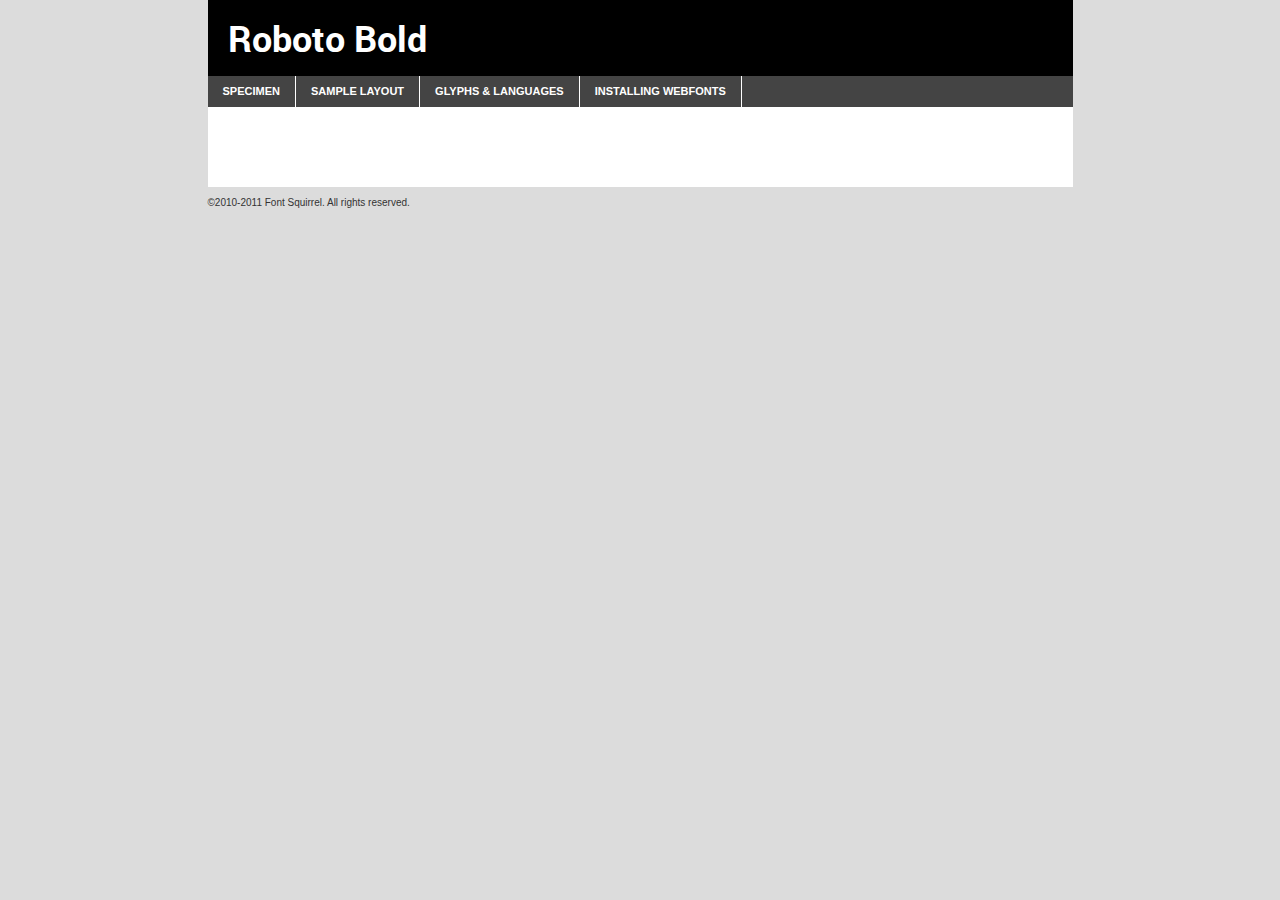
<file: firstproject_responsive/fonts/roboto/roboto-bold-demo.html>
<!DOCTYPE html PUBLIC "-//W3C//DTD XHTML 1.0 Transitional//EN"
	"http://www.w3.org/TR/xhtml1/DTD/xhtml1-transitional.dtd">

<html xmlns="http://www.w3.org/1999/xhtml" xml:lang="en" lang="en">
<head>
	<meta http-equiv="Content-Type" content="text/html; charset=utf-8" />
	<script src="http://ajax.googleapis.com/ajax/libs/jquery/1.7.2/jquery.min.js" type="text/javascript" charset="utf-8"></script>
	<script src="specimen_files/easytabs.js" type="text/javascript" charset="utf-8"></script>
	<link rel="stylesheet" href="specimen_files/specimen_stylesheet.css" type="text/css" charset="utf-8" />
	<link rel="stylesheet" href="stylesheet.css" type="text/css" charset="utf-8" />

	<style type="text/css">
					body{
				font-family: 'robotobold';
							}
		</style>

	<title>Roboto Bold Specimen</title>
	
	
	<script type="text/javascript" charset="utf-8">
		$(document).ready(function() {
			$('#container').easyTabs({defaultContent:1});
		});
	</script>
</head>

<body>
<div id="container">
	<div id="header">
		Roboto Bold	</div>
	<ul class="tabs">
		<li><a href="#specimen">Specimen</a></li>
		<li><a href="#layout">Sample Layout</a></li>
				<li><a href="#glyphs">Glyphs &amp; Languages</a></li>
		<li><a href="#installing">Installing Webfonts</a></li>
		
	</ul>
	
	<div id="main_content">

		
			<div id="specimen">
		
				<div class="section">
					<div class="grid12 firstcol">
						<div class="huge">AaBb</div>
					</div>
				</div>
		
				<div class="section">
					<div class="glyph_range">A&#x200B;B&#x200b;C&#x200b;D&#x200b;E&#x200b;F&#x200b;G&#x200b;H&#x200b;I&#x200b;J&#x200b;K&#x200b;L&#x200b;M&#x200b;N&#x200b;O&#x200b;P&#x200b;Q&#x200b;R&#x200b;S&#x200b;T&#x200b;U&#x200b;V&#x200b;W&#x200b;X&#x200b;Y&#x200b;Z&#x200b;a&#x200b;b&#x200b;c&#x200b;d&#x200b;e&#x200b;f&#x200b;g&#x200b;h&#x200b;i&#x200b;j&#x200b;k&#x200b;l&#x200b;m&#x200b;n&#x200b;o&#x200b;p&#x200b;q&#x200b;r&#x200b;s&#x200b;t&#x200b;u&#x200b;v&#x200b;w&#x200b;x&#x200b;y&#x200b;z&#x200b;1&#x200b;2&#x200b;3&#x200b;4&#x200b;5&#x200b;6&#x200b;7&#x200b;8&#x200b;9&#x200b;0&#x200b;&amp;&#x200b;.&#x200b;,&#x200b;?&#x200b;!&#x200b;&#64;&#x200b;(&#x200b;)&#x200b;#&#x200b;$&#x200b;%&#x200b;*&#x200b;+&#x200b;-&#x200b;=&#x200b;:&#x200b;;</div>
				</div>
				<div class="section">
					<div class="grid12 firstcol">
						<table class="sample_table">
							<tr><td>10</td><td class="size10">abcdefghijklmnopqrstuvwxyzABCDEFGHIJKLMNOPQRSTUVWXYZ0123456789abcdefghijklmnopqrstuvwxyzABCDEFGHIJKLMNOPQRSTUVWXYZ0123456789abcdefghijklmnopqrstuvwxyzABCDEFGHIJKLMNOPQRSTUVWXYZ</td></tr>
							<tr><td>11</td><td class="size11">abcdefghijklmnopqrstuvwxyzABCDEFGHIJKLMNOPQRSTUVWXYZ0123456789abcdefghijklmnopqrstuvwxyzABCDEFGHIJKLMNOPQRSTUVWXYZ0123456789abcdefghijklmnopqrstuvwxyzABCDEFGHIJKLMNOPQRSTUVWXYZ</td></tr>
							<tr><td>12</td><td class="size12">abcdefghijklmnopqrstuvwxyzABCDEFGHIJKLMNOPQRSTUVWXYZ0123456789abcdefghijklmnopqrstuvwxyzABCDEFGHIJKLMNOPQRSTUVWXYZ0123456789abcdefghijklmnopqrstuvwxyzABCDEFGHIJKLMNOPQRSTUVWXYZ</td></tr>
							<tr><td>13</td><td class="size13">abcdefghijklmnopqrstuvwxyzABCDEFGHIJKLMNOPQRSTUVWXYZ0123456789abcdefghijklmnopqrstuvwxyzABCDEFGHIJKLMNOPQRSTUVWXYZ0123456789abcdefghijklmnopqrstuvwxyzABCDEFGHIJKLMNOPQRSTUVWXYZ</td></tr>
							<tr><td>14</td><td class="size14">abcdefghijklmnopqrstuvwxyzABCDEFGHIJKLMNOPQRSTUVWXYZ0123456789abcdefghijklmnopqrstuvwxyzABCDEFGHIJKLMNOPQRSTUVWXYZ0123456789abcdefghijklmnopqrstuvwxyzABCDEFGHIJKLMNOPQRSTUVWXYZ</td></tr>
							<tr><td>16</td><td class="size16">abcdefghijklmnopqrstuvwxyzABCDEFGHIJKLMNOPQRSTUVWXYZ0123456789abcdefghijklmnopqrstuvwxyzABCDEFGHIJKLMNOPQRSTUVWXYZ</td></tr>
							<tr><td>18</td><td class="size18">abcdefghijklmnopqrstuvwxyzABCDEFGHIJKLMNOPQRSTUVWXYZ0123456789abcdefghijklmnopqrstuvwxyzABCDEFGHIJKLMNOPQRSTUVWXYZ</td></tr>
							<tr><td>20</td><td class="size20">abcdefghijklmnopqrstuvwxyzABCDEFGHIJKLMNOPQRSTUVWXYZ0123456789abcdefghijklmnopqrstuvwxyzABCDEFGHIJKLMNOPQRSTUVWXYZ</td></tr>
							<tr><td>24</td><td class="size24">abcdefghijklmnopqrstuvwxyzABCDEFGHIJKLMNOPQRSTUVWXYZ0123456789abcdefghijklmnopqrstuvwxyzABCDEFGHIJKLMNOPQRSTUVWXYZ</td></tr>
							<tr><td>30</td><td class="size30">abcdefghijklmnopqrstuvwxyzABCDEFGHIJKLMNOPQRSTUVWXYZ0123456789abcdefghijklmnopqrstuvwxyzABCDEFGHIJKLMNOPQRSTUVWXYZ</td></tr>
							<tr><td>36</td><td class="size36">abcdefghijklmnopqrstuvwxyzABCDEFGHIJKLMNOPQRSTUVWXYZ0123456789abcdefghijklmnopqrstuvwxyzABCDEFGHIJKLMNOPQRSTUVWXYZ</td></tr>
							<tr><td>48</td><td class="size48">abcdefghijklmnopqrstuvwxyzABCDEFGHIJKLMNOPQRSTUVWXYZ0123456789abcdefghijklmnopqrstuvwxyzABCDEFGHIJKLMNOPQRSTUVWXYZ</td></tr>
							<tr><td>60</td><td class="size60">abcdefghijklmnopqrstuvwxyzABCDEFGHIJKLMNOPQRSTUVWXYZ0123456789abcdefghijklmnopqrstuvwxyzABCDEFGHIJKLMNOPQRSTUVWXYZ</td></tr>
							<tr><td>72</td><td class="size72">abcdefghijklmnopqrstuvwxyzABCDEFGHIJKLMNOPQRSTUVWXYZ0123456789abcdefghijklmnopqrstuvwxyzABCDEFGHIJKLMNOPQRSTUVWXYZ</td></tr>
							<tr><td>90</td><td class="size90">abcdefghijklmnopqrstuvwxyzABCDEFGHIJKLMNOPQRSTUVWXYZ0123456789abcdefghijklmnopqrstuvwxyzABCDEFGHIJKLMNOPQRSTUVWXYZ</td></tr>
						</table>
				
					</div>
			
				</div>
		
		
		
								<div class="section" id="bodycomparison">


										<div id="xheight">
				<div class="fontbody">&#x25FC;&#x25FC;&#x25FC;&#x25FC;&#x25FC;&#x25FC;&#x25FC;&#x25FC;&#x25FC;&#x25FC;&#x25FC;&#x25FC;&#x25FC;&#x25FC;&#x25FC;&#x25FC;&#x25FC;&#x25FC;&#x25FC;&#x25FC;&#x25FC;&#x25FC;&#x25FC;&#x25FC;&#x25FC;&#x25FC;&#x25FC;&#x25FC;&#x25FC;&#x25FC;&#x25FC;&#x25FC;&#x25FC;&#x25FC;&#x25FC;&#x25FC;&#x25FC;&#x25FC;&#x25FC;&#x25FC;&#x25FC;&#x25FC;&#x25FC;&#x25FC;&#x25FC;&#x25FC;&#x25FC;&#x25FC;&#x25FC;&#x25FC;&#x25FC;&#x25FC;&#x25FC;&#x25FC;&#x25FC;&#x25FC;&#x25FC;&#x25FC;&#x25FC;&#x25FC;&#x25FC;&#x25FC;&#x25FC;&#x25FC;&#x25FC;&#x25FC;&#x25FC;&#x25FC;&#x25FC;&#x25FC;&#x25FC;&#x25FC;&#x25FC;&#x25FC;&#x25FC;&#x25FC;&#x25FC;&#x25FC;&#x25FC;&#x25FC;&#x25FC;&#x25FC;&#x25FC;&#x25FC;&#x25FC;&#x25FC;&#x25FC;&#x25FC;&#x25FC;&#x25FC;&#x25FC;&#x25FC;&#x25FC;&#x25FC;&#x25FC;&#x25FC;&#x25FC;&#x25FC;&#x25FC;body</div><div class="arialbody">body</div><div class="verdanabody">body</div><div class="georgiabody">body</div></div>
										<div class="fontbody" style="z-index:1">
											body<span>Roboto Bold</span>
										</div>
										<div class="arialbody" style="z-index:1">
											body<span>Arial</span>
										</div>
										<div class="verdanabody" style="z-index:1">
											body<span>Verdana</span>
										</div>
										<div class="georgiabody" style="z-index:1">
											body<span>Georgia</span>
										</div>



								</div>
		
		
				<div class="section psample psample_row1" id="">
					
					<div class="grid2 firstcol">
						<p class="size10"><span>10.</span>Aenean lacinia bibendum nulla sed consectetur. Fusce dapibus, tellus ac cursus commodo, tortor mauris condimentum nibh, ut fermentum massa justo sit amet risus. Nullam id dolor id nibh ultricies vehicula ut id elit. Cum sociis natoque penatibus et magnis dis parturient montes, nascetur ridiculus mus. Nulla vitae elit libero, a pharetra augue.</p>
			
					</div>
					<div class="grid3">
						<p class="size11"><span>11.</span>Aenean lacinia bibendum nulla sed consectetur. Fusce dapibus, tellus ac cursus commodo, tortor mauris condimentum nibh, ut fermentum massa justo sit amet risus. Nullam id dolor id nibh ultricies vehicula ut id elit. Cum sociis natoque penatibus et magnis dis parturient montes, nascetur ridiculus mus. Nulla vitae elit libero, a pharetra augue.</p>
			
					</div>
					<div class="grid3">
						<p class="size12"><span>12.</span>Aenean lacinia bibendum nulla sed consectetur. Fusce dapibus, tellus ac cursus commodo, tortor mauris condimentum nibh, ut fermentum massa justo sit amet risus. Nullam id dolor id nibh ultricies vehicula ut id elit. Cum sociis natoque penatibus et magnis dis parturient montes, nascetur ridiculus mus. Nulla vitae elit libero, a pharetra augue.</p>
			
					</div>
					<div class="grid4">
						<p class="size13"><span>13.</span>Aenean lacinia bibendum nulla sed consectetur. Fusce dapibus, tellus ac cursus commodo, tortor mauris condimentum nibh, ut fermentum massa justo sit amet risus. Nullam id dolor id nibh ultricies vehicula ut id elit. Cum sociis natoque penatibus et magnis dis parturient montes, nascetur ridiculus mus. Nulla vitae elit libero, a pharetra augue.</p>
			
					</div>
					<div class="white_blend"></div>
					
				</div>
				<div class="section psample psample_row2" id="">
					<div class="grid3 firstcol">
						<p class="size14"><span>14.</span>Aenean lacinia bibendum nulla sed consectetur. Fusce dapibus, tellus ac cursus commodo, tortor mauris condimentum nibh, ut fermentum massa justo sit amet risus. Nullam id dolor id nibh ultricies vehicula ut id elit. Cum sociis natoque penatibus et magnis dis parturient montes, nascetur ridiculus mus. Nulla vitae elit libero, a pharetra augue.</p>
			
					</div>
					<div class="grid4">
						<p class="size16"><span>16.</span>Aenean lacinia bibendum nulla sed consectetur. Fusce dapibus, tellus ac cursus commodo, tortor mauris condimentum nibh, ut fermentum massa justo sit amet risus. Nullam id dolor id nibh ultricies vehicula ut id elit. Cum sociis natoque penatibus et magnis dis parturient montes, nascetur ridiculus mus. Nulla vitae elit libero, a pharetra augue.</p>
			
					</div>
					<div class="grid5">
						<p class="size18"><span>18.</span>Aenean lacinia bibendum nulla sed consectetur. Fusce dapibus, tellus ac cursus commodo, tortor mauris condimentum nibh, ut fermentum massa justo sit amet risus. Nullam id dolor id nibh ultricies vehicula ut id elit. Cum sociis natoque penatibus et magnis dis parturient montes, nascetur ridiculus mus. Nulla vitae elit libero, a pharetra augue.</p>
			
					</div>

					<div class="white_blend"></div>

				</div>
				
				<div class="section psample psample_row3" id="">
					<div class="grid5 firstcol">
						<p class="size20"><span>20.</span>Aenean lacinia bibendum nulla sed consectetur. Fusce dapibus, tellus ac cursus commodo, tortor mauris condimentum nibh, ut fermentum massa justo sit amet risus. Nullam id dolor id nibh ultricies vehicula ut id elit. Cum sociis natoque penatibus et magnis dis parturient montes, nascetur ridiculus mus. Nulla vitae elit libero, a pharetra augue.</p>
					</div>
					<div class="grid7">
						<p class="size24"><span>24.</span>Aenean lacinia bibendum nulla sed consectetur. Fusce dapibus, tellus ac cursus commodo, tortor mauris condimentum nibh, ut fermentum massa justo sit amet risus. Nullam id dolor id nibh ultricies vehicula ut id elit. Cum sociis natoque penatibus et magnis dis parturient montes, nascetur ridiculus mus. Nulla vitae elit libero, a pharetra augue.</p>
					</div>
					
					<div class="white_blend"></div>
					
				</div>
				
				<div class="section psample psample_row4" id="">
					<div class="grid12 firstcol">
						<p class="size30"><span>30.</span>Aenean lacinia bibendum nulla sed consectetur. Fusce dapibus, tellus ac cursus commodo, tortor mauris condimentum nibh, ut fermentum massa justo sit amet risus. Nullam id dolor id nibh ultricies vehicula ut id elit. Cum sociis natoque penatibus et magnis dis parturient montes, nascetur ridiculus mus. Nulla vitae elit libero, a pharetra augue.</p>
					</div>
					<div class="white_blend"></div>
					
				</div>
				
				
				
				<div class="section psample psample_row1 fullreverse">
					<div class="grid2 firstcol">
						<p class="size10"><span>10.</span>Aenean lacinia bibendum nulla sed consectetur. Fusce dapibus, tellus ac cursus commodo, tortor mauris condimentum nibh, ut fermentum massa justo sit amet risus. Nullam id dolor id nibh ultricies vehicula ut id elit. Cum sociis natoque penatibus et magnis dis parturient montes, nascetur ridiculus mus. Nulla vitae elit libero, a pharetra augue.</p>
			
					</div>
					<div class="grid3">
						<p class="size11"><span>11.</span>Aenean lacinia bibendum nulla sed consectetur. Fusce dapibus, tellus ac cursus commodo, tortor mauris condimentum nibh, ut fermentum massa justo sit amet risus. Nullam id dolor id nibh ultricies vehicula ut id elit. Cum sociis natoque penatibus et magnis dis parturient montes, nascetur ridiculus mus. Nulla vitae elit libero, a pharetra augue.</p>
			
					</div>
					<div class="grid3">
						<p class="size12"><span>12.</span>Aenean lacinia bibendum nulla sed consectetur. Fusce dapibus, tellus ac cursus commodo, tortor mauris condimentum nibh, ut fermentum massa justo sit amet risus. Nullam id dolor id nibh ultricies vehicula ut id elit. Cum sociis natoque penatibus et magnis dis parturient montes, nascetur ridiculus mus. Nulla vitae elit libero, a pharetra augue.</p>
			
					</div>
					<div class="grid4">
						<p class="size13"><span>13.</span>Aenean lacinia bibendum nulla sed consectetur. Fusce dapibus, tellus ac cursus commodo, tortor mauris condimentum nibh, ut fermentum massa justo sit amet risus. Nullam id dolor id nibh ultricies vehicula ut id elit. Cum sociis natoque penatibus et magnis dis parturient montes, nascetur ridiculus mus. Nulla vitae elit libero, a pharetra augue.</p>
			
					</div>
					<div class="black_blend"></div>
					
				</div>
				
				<div class="section psample psample_row2 fullreverse">
					<div class="grid3 firstcol">
						<p class="size14"><span>14.</span>Aenean lacinia bibendum nulla sed consectetur. Fusce dapibus, tellus ac cursus commodo, tortor mauris condimentum nibh, ut fermentum massa justo sit amet risus. Nullam id dolor id nibh ultricies vehicula ut id elit. Cum sociis natoque penatibus et magnis dis parturient montes, nascetur ridiculus mus. Nulla vitae elit libero, a pharetra augue.</p>
			
					</div>
					<div class="grid4">
						<p class="size16"><span>16.</span>Aenean lacinia bibendum nulla sed consectetur. Fusce dapibus, tellus ac cursus commodo, tortor mauris condimentum nibh, ut fermentum massa justo sit amet risus. Nullam id dolor id nibh ultricies vehicula ut id elit. Cum sociis natoque penatibus et magnis dis parturient montes, nascetur ridiculus mus. Nulla vitae elit libero, a pharetra augue.</p>
			
					</div>
					<div class="grid5">
						<p class="size18"><span>18.</span>Aenean lacinia bibendum nulla sed consectetur. Fusce dapibus, tellus ac cursus commodo, tortor mauris condimentum nibh, ut fermentum massa justo sit amet risus. Nullam id dolor id nibh ultricies vehicula ut id elit. Cum sociis natoque penatibus et magnis dis parturient montes, nascetur ridiculus mus. Nulla vitae elit libero, a pharetra augue.</p>
			
					</div>
					<div class="black_blend"></div>

				</div>
				
				<div class="section psample fullreverse psample_row3" id="">
					<div class="grid5 firstcol">
						<p class="size20"><span>20.</span>Aenean lacinia bibendum nulla sed consectetur. Fusce dapibus, tellus ac cursus commodo, tortor mauris condimentum nibh, ut fermentum massa justo sit amet risus. Nullam id dolor id nibh ultricies vehicula ut id elit. Cum sociis natoque penatibus et magnis dis parturient montes, nascetur ridiculus mus. Nulla vitae elit libero, a pharetra augue.</p>
					</div>
					<div class="grid7">
						<p class="size24"><span>24.</span>Aenean lacinia bibendum nulla sed consectetur. Fusce dapibus, tellus ac cursus commodo, tortor mauris condimentum nibh, ut fermentum massa justo sit amet risus. Nullam id dolor id nibh ultricies vehicula ut id elit. Cum sociis natoque penatibus et magnis dis parturient montes, nascetur ridiculus mus. Nulla vitae elit libero, a pharetra augue.</p>
					</div>
					
					<div class="black_blend"></div>
					
				</div>
				
				<div class="section psample fullreverse psample_row4" id="" style="border-bottom: 20px #000 solid;">
					<div class="grid12 firstcol">
						<p class="size30"><span>30.</span>Aenean lacinia bibendum nulla sed consectetur. Fusce dapibus, tellus ac cursus commodo, tortor mauris condimentum nibh, ut fermentum massa justo sit amet risus. Nullam id dolor id nibh ultricies vehicula ut id elit. Cum sociis natoque penatibus et magnis dis parturient montes, nascetur ridiculus mus. Nulla vitae elit libero, a pharetra augue.</p>
					</div>
					<div class="black_blend"></div>
					
				</div>
				
				
				
				
			</div>
			
			<div id="layout">
				
				<div class="section">
					
					<div class="grid12 firstcol">
						<h1>Lorem Ipsum Dolor</h1>
						<h2>Etiam porta sem malesuada magna mollis euismod</h2>
						
						<p class="byline">By <a href="#link">Aenean Lacinia</a></p>
					</div>
				</div>
				<div class="section">
					<div class="grid8 firstcol">
						<p class="large">Donec sed odio dui. Morbi leo risus, porta ac consectetur ac, vestibulum at eros. Fusce dapibus, tellus ac cursus commodo, tortor mauris condimentum nibh, ut fermentum massa justo sit amet risus. </p>

						
						<h3>Pellentesque ornare sem</h3>

						<p>Maecenas sed diam eget risus varius blandit sit amet non magna. Maecenas faucibus mollis interdum. Donec ullamcorper nulla non metus auctor fringilla. Nullam id dolor id nibh ultricies vehicula ut id elit. Nullam id dolor id nibh ultricies vehicula ut id elit. </p>

						<p>Aenean eu leo quam. Pellentesque ornare sem lacinia quam venenatis vestibulum. Lorem ipsum dolor sit amet, consectetur adipiscing elit. Cum sociis natoque penatibus et magnis dis parturient montes, nascetur ridiculus mus. </p>

						<p>Nulla vitae elit libero, a pharetra augue. Praesent commodo cursus magna, vel scelerisque nisl consectetur et. Aenean lacinia bibendum nulla sed consectetur. </p>

						<p>Nullam quis risus eget urna mollis ornare vel eu leo. Nullam quis risus eget urna mollis ornare vel eu leo. Maecenas sed diam eget risus varius blandit sit amet non magna. Donec ullamcorper nulla non metus auctor fringilla. </p>

						<h3>Cras mattis consectetur</h3>

						<p>Aenean eu leo quam. Pellentesque ornare sem lacinia quam venenatis vestibulum. Aenean lacinia bibendum nulla sed consectetur. Integer posuere erat a ante venenatis dapibus posuere velit aliquet. Cras mattis consectetur purus sit amet fermentum. </p>

						<p>Nullam id dolor id nibh ultricies vehicula ut id elit. Nullam quis risus eget urna mollis ornare vel eu leo. Cras mattis consectetur purus sit amet fermentum.</p>
					</div>
					
					<div class="grid4 sidebar">
						
						<div class="box reverse">
							<p class="last">Nullam quis risus eget urna mollis ornare vel eu leo. Donec ullamcorper nulla non metus auctor fringilla. Cras mattis consectetur purus sit amet fermentum. Sed posuere consectetur est at lobortis. Lorem ipsum dolor sit amet, consectetur adipiscing elit. </p>
						</div>
						
						<p class="caption">Maecenas sed diam eget risus varius.</p>

						<p>Vestibulum id ligula porta felis euismod semper. Integer posuere erat a ante venenatis dapibus posuere velit aliquet. Vestibulum id ligula porta felis euismod semper. Sed posuere consectetur est at lobortis. Maecenas sed diam eget risus varius blandit sit amet non magna. Fusce dapibus, tellus ac cursus commodo, tortor mauris condimentum nibh, ut fermentum massa justo sit amet risus. </p>

					

						<p>Duis mollis, est non commodo luctus, nisi erat porttitor ligula, eget lacinia odio sem nec elit. Aenean lacinia bibendum nulla sed consectetur. Vivamus sagittis lacus vel augue laoreet rutrum faucibus dolor auctor. Aenean lacinia bibendum nulla sed consectetur. Nullam quis risus eget urna mollis ornare vel eu leo. </p>

						<p>Praesent commodo cursus magna, vel scelerisque nisl consectetur et. Donec ullamcorper nulla non metus auctor fringilla. Maecenas faucibus mollis interdum. Fusce dapibus, tellus ac cursus commodo, tortor mauris condimentum nibh, ut fermentum massa justo sit amet risus. </p>

					</div>
				</div>
				
			</div>


			



		<div id="glyphs">
			<div class="section">
				<div class="grid12 firstcol">
			
				<h1>Language Support</h1>
				<p>The subset of Roboto Bold in this kit supports the following languages:<br />
			
					Albanian, Basque, Breton, Chamorro, Danish, Dutch, English, Faroese, Finnish, French, Frisian, Galician, German, Icelandic, Italian, Malagasy, Norwegian, Portuguese, Spanish, Swedish				</p>
				<h1>Glyph Chart</h1>
				<p>The subset of Roboto Bold in this kit includes all the glyphs listed below. Unicode entities are included above each glyph to help you insert individual characters into your layout.</p>
				<div id="glyph_chart">
			
																				 <div><p>&amp;#13;</p>&#13;</div>
																				 <div><p>&amp;#32;</p>&#32;</div>
																				 <div><p>&amp;#33;</p>&#33;</div>
																				 <div><p>&amp;#34;</p>&#34;</div>
																				 <div><p>&amp;#35;</p>&#35;</div>
																				 <div><p>&amp;#36;</p>&#36;</div>
																				 <div><p>&amp;#37;</p>&#37;</div>
																				 <div><p>&amp;#38;</p>&#38;</div>
																				 <div><p>&amp;#39;</p>&#39;</div>
																				 <div><p>&amp;#40;</p>&#40;</div>
																				 <div><p>&amp;#41;</p>&#41;</div>
																				 <div><p>&amp;#42;</p>&#42;</div>
																				 <div><p>&amp;#43;</p>&#43;</div>
																				 <div><p>&amp;#44;</p>&#44;</div>
																				 <div><p>&amp;#45;</p>&#45;</div>
																				 <div><p>&amp;#46;</p>&#46;</div>
																				 <div><p>&amp;#47;</p>&#47;</div>
																				 <div><p>&amp;#48;</p>&#48;</div>
																				 <div><p>&amp;#49;</p>&#49;</div>
																				 <div><p>&amp;#50;</p>&#50;</div>
																				 <div><p>&amp;#51;</p>&#51;</div>
																				 <div><p>&amp;#52;</p>&#52;</div>
																				 <div><p>&amp;#53;</p>&#53;</div>
																				 <div><p>&amp;#54;</p>&#54;</div>
																				 <div><p>&amp;#55;</p>&#55;</div>
																				 <div><p>&amp;#56;</p>&#56;</div>
																				 <div><p>&amp;#57;</p>&#57;</div>
																				 <div><p>&amp;#58;</p>&#58;</div>
																				 <div><p>&amp;#59;</p>&#59;</div>
																				 <div><p>&amp;#60;</p>&#60;</div>
																				 <div><p>&amp;#61;</p>&#61;</div>
																				 <div><p>&amp;#62;</p>&#62;</div>
																				 <div><p>&amp;#63;</p>&#63;</div>
																				 <div><p>&amp;#64;</p>&#64;</div>
																				 <div><p>&amp;#65;</p>&#65;</div>
																				 <div><p>&amp;#66;</p>&#66;</div>
																				 <div><p>&amp;#67;</p>&#67;</div>
																				 <div><p>&amp;#68;</p>&#68;</div>
																				 <div><p>&amp;#69;</p>&#69;</div>
																				 <div><p>&amp;#70;</p>&#70;</div>
																				 <div><p>&amp;#71;</p>&#71;</div>
																				 <div><p>&amp;#72;</p>&#72;</div>
																				 <div><p>&amp;#73;</p>&#73;</div>
																				 <div><p>&amp;#74;</p>&#74;</div>
																				 <div><p>&amp;#75;</p>&#75;</div>
																				 <div><p>&amp;#76;</p>&#76;</div>
																				 <div><p>&amp;#77;</p>&#77;</div>
																				 <div><p>&amp;#78;</p>&#78;</div>
																				 <div><p>&amp;#79;</p>&#79;</div>
																				 <div><p>&amp;#80;</p>&#80;</div>
																				 <div><p>&amp;#81;</p>&#81;</div>
																				 <div><p>&amp;#82;</p>&#82;</div>
																				 <div><p>&amp;#83;</p>&#83;</div>
																				 <div><p>&amp;#84;</p>&#84;</div>
																				 <div><p>&amp;#85;</p>&#85;</div>
																				 <div><p>&amp;#86;</p>&#86;</div>
																				 <div><p>&amp;#87;</p>&#87;</div>
																				 <div><p>&amp;#88;</p>&#88;</div>
																				 <div><p>&amp;#89;</p>&#89;</div>
																				 <div><p>&amp;#90;</p>&#90;</div>
																				 <div><p>&amp;#91;</p>&#91;</div>
																				 <div><p>&amp;#92;</p>&#92;</div>
																				 <div><p>&amp;#93;</p>&#93;</div>
																				 <div><p>&amp;#94;</p>&#94;</div>
																				 <div><p>&amp;#95;</p>&#95;</div>
																				 <div><p>&amp;#96;</p>&#96;</div>
																				 <div><p>&amp;#97;</p>&#97;</div>
																				 <div><p>&amp;#98;</p>&#98;</div>
																				 <div><p>&amp;#99;</p>&#99;</div>
																				 <div><p>&amp;#100;</p>&#100;</div>
																				 <div><p>&amp;#101;</p>&#101;</div>
																				 <div><p>&amp;#102;</p>&#102;</div>
																				 <div><p>&amp;#103;</p>&#103;</div>
																				 <div><p>&amp;#104;</p>&#104;</div>
																				 <div><p>&amp;#105;</p>&#105;</div>
																				 <div><p>&amp;#106;</p>&#106;</div>
																				 <div><p>&amp;#107;</p>&#107;</div>
																				 <div><p>&amp;#108;</p>&#108;</div>
																				 <div><p>&amp;#109;</p>&#109;</div>
																				 <div><p>&amp;#110;</p>&#110;</div>
																				 <div><p>&amp;#111;</p>&#111;</div>
																				 <div><p>&amp;#112;</p>&#112;</div>
																				 <div><p>&amp;#113;</p>&#113;</div>
																				 <div><p>&amp;#114;</p>&#114;</div>
																				 <div><p>&amp;#115;</p>&#115;</div>
																				 <div><p>&amp;#116;</p>&#116;</div>
																				 <div><p>&amp;#117;</p>&#117;</div>
																				 <div><p>&amp;#118;</p>&#118;</div>
																				 <div><p>&amp;#119;</p>&#119;</div>
																				 <div><p>&amp;#120;</p>&#120;</div>
																				 <div><p>&amp;#121;</p>&#121;</div>
																				 <div><p>&amp;#122;</p>&#122;</div>
																				 <div><p>&amp;#123;</p>&#123;</div>
																				 <div><p>&amp;#124;</p>&#124;</div>
																				 <div><p>&amp;#125;</p>&#125;</div>
																				 <div><p>&amp;#126;</p>&#126;</div>
																				 <div><p>&amp;#160;</p>&#160;</div>
																				 <div><p>&amp;#161;</p>&#161;</div>
																				 <div><p>&amp;#162;</p>&#162;</div>
																				 <div><p>&amp;#163;</p>&#163;</div>
																				 <div><p>&amp;#164;</p>&#164;</div>
																				 <div><p>&amp;#165;</p>&#165;</div>
																				 <div><p>&amp;#166;</p>&#166;</div>
																				 <div><p>&amp;#167;</p>&#167;</div>
																				 <div><p>&amp;#168;</p>&#168;</div>
																				 <div><p>&amp;#169;</p>&#169;</div>
																				 <div><p>&amp;#170;</p>&#170;</div>
																				 <div><p>&amp;#171;</p>&#171;</div>
																				 <div><p>&amp;#172;</p>&#172;</div>
																				 <div><p>&amp;#173;</p>&#173;</div>
																				 <div><p>&amp;#174;</p>&#174;</div>
																				 <div><p>&amp;#175;</p>&#175;</div>
																				 <div><p>&amp;#176;</p>&#176;</div>
																				 <div><p>&amp;#177;</p>&#177;</div>
																				 <div><p>&amp;#178;</p>&#178;</div>
																				 <div><p>&amp;#179;</p>&#179;</div>
																				 <div><p>&amp;#180;</p>&#180;</div>
																				 <div><p>&amp;#181;</p>&#181;</div>
																				 <div><p>&amp;#182;</p>&#182;</div>
																				 <div><p>&amp;#183;</p>&#183;</div>
																				 <div><p>&amp;#184;</p>&#184;</div>
																				 <div><p>&amp;#185;</p>&#185;</div>
																				 <div><p>&amp;#186;</p>&#186;</div>
																				 <div><p>&amp;#187;</p>&#187;</div>
																				 <div><p>&amp;#188;</p>&#188;</div>
																				 <div><p>&amp;#189;</p>&#189;</div>
																				 <div><p>&amp;#190;</p>&#190;</div>
																				 <div><p>&amp;#191;</p>&#191;</div>
																				 <div><p>&amp;#192;</p>&#192;</div>
																				 <div><p>&amp;#193;</p>&#193;</div>
																				 <div><p>&amp;#194;</p>&#194;</div>
																				 <div><p>&amp;#195;</p>&#195;</div>
																				 <div><p>&amp;#196;</p>&#196;</div>
																				 <div><p>&amp;#197;</p>&#197;</div>
																				 <div><p>&amp;#198;</p>&#198;</div>
																				 <div><p>&amp;#199;</p>&#199;</div>
																				 <div><p>&amp;#200;</p>&#200;</div>
																				 <div><p>&amp;#201;</p>&#201;</div>
																				 <div><p>&amp;#202;</p>&#202;</div>
																				 <div><p>&amp;#203;</p>&#203;</div>
																				 <div><p>&amp;#204;</p>&#204;</div>
																				 <div><p>&amp;#205;</p>&#205;</div>
																				 <div><p>&amp;#206;</p>&#206;</div>
																				 <div><p>&amp;#207;</p>&#207;</div>
																				 <div><p>&amp;#208;</p>&#208;</div>
																				 <div><p>&amp;#209;</p>&#209;</div>
																				 <div><p>&amp;#210;</p>&#210;</div>
																				 <div><p>&amp;#211;</p>&#211;</div>
																				 <div><p>&amp;#212;</p>&#212;</div>
																				 <div><p>&amp;#213;</p>&#213;</div>
																				 <div><p>&amp;#214;</p>&#214;</div>
																				 <div><p>&amp;#215;</p>&#215;</div>
																				 <div><p>&amp;#216;</p>&#216;</div>
																				 <div><p>&amp;#217;</p>&#217;</div>
																				 <div><p>&amp;#218;</p>&#218;</div>
																				 <div><p>&amp;#219;</p>&#219;</div>
																				 <div><p>&amp;#220;</p>&#220;</div>
																				 <div><p>&amp;#221;</p>&#221;</div>
																				 <div><p>&amp;#222;</p>&#222;</div>
																				 <div><p>&amp;#223;</p>&#223;</div>
																				 <div><p>&amp;#224;</p>&#224;</div>
																				 <div><p>&amp;#225;</p>&#225;</div>
																				 <div><p>&amp;#226;</p>&#226;</div>
																				 <div><p>&amp;#227;</p>&#227;</div>
																				 <div><p>&amp;#228;</p>&#228;</div>
																				 <div><p>&amp;#229;</p>&#229;</div>
																				 <div><p>&amp;#230;</p>&#230;</div>
																				 <div><p>&amp;#231;</p>&#231;</div>
																				 <div><p>&amp;#232;</p>&#232;</div>
																				 <div><p>&amp;#233;</p>&#233;</div>
																				 <div><p>&amp;#234;</p>&#234;</div>
																				 <div><p>&amp;#235;</p>&#235;</div>
																				 <div><p>&amp;#236;</p>&#236;</div>
																				 <div><p>&amp;#237;</p>&#237;</div>
																				 <div><p>&amp;#238;</p>&#238;</div>
																				 <div><p>&amp;#239;</p>&#239;</div>
																				 <div><p>&amp;#240;</p>&#240;</div>
																				 <div><p>&amp;#241;</p>&#241;</div>
																				 <div><p>&amp;#242;</p>&#242;</div>
																				 <div><p>&amp;#243;</p>&#243;</div>
																				 <div><p>&amp;#244;</p>&#244;</div>
																				 <div><p>&amp;#245;</p>&#245;</div>
																				 <div><p>&amp;#246;</p>&#246;</div>
																				 <div><p>&amp;#247;</p>&#247;</div>
																				 <div><p>&amp;#248;</p>&#248;</div>
																				 <div><p>&amp;#249;</p>&#249;</div>
																				 <div><p>&amp;#250;</p>&#250;</div>
																				 <div><p>&amp;#251;</p>&#251;</div>
																				 <div><p>&amp;#252;</p>&#252;</div>
																				 <div><p>&amp;#253;</p>&#253;</div>
																				 <div><p>&amp;#254;</p>&#254;</div>
																				 <div><p>&amp;#255;</p>&#255;</div>
																				 <div><p>&amp;#338;</p>&#338;</div>
																				 <div><p>&amp;#339;</p>&#339;</div>
																				 <div><p>&amp;#376;</p>&#376;</div>
																				 <div><p>&amp;#710;</p>&#710;</div>
																				 <div><p>&amp;#732;</p>&#732;</div>
																				 <div><p>&amp;#8192;</p>&#8192;</div>
																				 <div><p>&amp;#8193;</p>&#8193;</div>
																				 <div><p>&amp;#8194;</p>&#8194;</div>
																				 <div><p>&amp;#8195;</p>&#8195;</div>
																				 <div><p>&amp;#8196;</p>&#8196;</div>
																				 <div><p>&amp;#8197;</p>&#8197;</div>
																				 <div><p>&amp;#8198;</p>&#8198;</div>
																				 <div><p>&amp;#8199;</p>&#8199;</div>
																				 <div><p>&amp;#8200;</p>&#8200;</div>
																				 <div><p>&amp;#8201;</p>&#8201;</div>
																				 <div><p>&amp;#8202;</p>&#8202;</div>
																				 <div><p>&amp;#8208;</p>&#8208;</div>
																				 <div><p>&amp;#8209;</p>&#8209;</div>
																				 <div><p>&amp;#8210;</p>&#8210;</div>
																				 <div><p>&amp;#8211;</p>&#8211;</div>
																				 <div><p>&amp;#8212;</p>&#8212;</div>
																				 <div><p>&amp;#8216;</p>&#8216;</div>
																				 <div><p>&amp;#8217;</p>&#8217;</div>
																				 <div><p>&amp;#8218;</p>&#8218;</div>
																				 <div><p>&amp;#8220;</p>&#8220;</div>
																				 <div><p>&amp;#8221;</p>&#8221;</div>
																				 <div><p>&amp;#8222;</p>&#8222;</div>
																				 <div><p>&amp;#8226;</p>&#8226;</div>
																				 <div><p>&amp;#8230;</p>&#8230;</div>
																				 <div><p>&amp;#8239;</p>&#8239;</div>
																				 <div><p>&amp;#8249;</p>&#8249;</div>
																				 <div><p>&amp;#8250;</p>&#8250;</div>
																				 <div><p>&amp;#8287;</p>&#8287;</div>
																				 <div><p>&amp;#8364;</p>&#8364;</div>
																				 <div><p>&amp;#8482;</p>&#8482;</div>
																				 <div><p>&amp;#9724;</p>&#9724;</div>
																				 <div><p>&amp;#64257;</p>&#64257;</div>
																				 <div><p>&amp;#64258;</p>&#64258;</div>
																				 <div><p>&amp;#64259;</p>&#64259;</div>
																				 <div><p>&amp;#64260;</p>&#64260;</div>
																																						</div>	
				</div>
		
		
			</div>
		</div>
		
		
		<div id="specs">
			
		</div>
	
		<div id="installing">
			<div class="section">
				<div class="grid7 firstcol">
					<h1>Installing Webfonts</h1>
					
					<p>Webfonts are supported by all major browser platforms but not all in the same way. There are currently four different font formats that must be included in order to target all browsers. This includes TTF, WOFF, EOT and SVG.</p>
					
					<h2>1. Upload your webfonts</h2>
					<p>You must upload your webfont kit to your website. They should be in or near the same directory as your CSS files.</p>
					
					<h2>2. Include the webfont stylesheet</h2>
					<p>A special CSS @font-face declaration helps the various browsers select the appropriate font it needs without causing you a bunch of headaches. Learn more about this syntax by reading the <a href="http://www.fontspring.com/blog/further-hardening-of-the-bulletproof-syntax">Fontspring blog post</a> about it. The code for it is as follows:</p>


<code>
@font-face{ 
	font-family: 'MyWebFont';
	src: url('WebFont.eot');
	src: url('WebFont.eot?#iefix') format('embedded-opentype'),
	     url('WebFont.woff') format('woff'),
	     url('WebFont.ttf') format('truetype'),
	     url('WebFont.svg#webfont') format('svg');
}
</code>

	<p>We've already gone ahead and generated the code for you. All you have to do is link to the stylesheet in your HTML, like this:</p>
	<code>&lt;link rel=&quot;stylesheet&quot; href=&quot;stylesheet.css&quot; type=&quot;text/css&quot; charset=&quot;utf-8&quot; /&gt;</code>

					<h2>3. Modify your own stylesheet</h2>
					<p>To take advantage of your new fonts, you must tell your stylesheet to use them. Look at the original @font-face declaration above and find the property called "font-family." The name linked there will be what you use to reference the font. Prepend that webfont name to the font stack in the "font-family" property, inside the selector you want to change. For example:</p>
<code>p { font-family: 'WebFont', Arial, sans-serif; }</code>

<h2>4. Test</h2>
<p>Getting webfonts to work cross-browser <em>can</em> be tricky. Use the information in the sidebar to help you if you find that fonts aren't loading in a particular browser.</p>
				</div>
				
				<div class="grid5 sidebar">
					<div class="box">
						<h2>Troubleshooting<br />Font-Face Problems</h2>
						<p>Having trouble getting your webfonts to load in your new website? Here are some tips to sort out what might be the problem.</p>

						<h3>Fonts not showing in any browser</h3>

						<p>This sounds like you need to work on the plumbing. You either did not upload the fonts to the correct directory, or you did not link the fonts properly in the CSS. If you've confirmed that all this is correct and you still have a problem, take a look at your .htaccess file and see if requests are getting intercepted.</p>

						<h3>Fonts not loading in iPhone or iPad</h3>

						<p>The most common problem here is that you are serving the fonts from an IIS server. IIS refuses to serve files that have unknown MIME types. If that is the case, you must set the MIME type for SVG to "image/svg+xml" in the server settings. Follow these instructions from Microsoft if you need help.</p>

						<h3>Fonts not loading in Firefox</h3>

						<p>The primary reason for this failure? You are still using a version Firefox older than 3.5. So upgrade already! If that isn't it, then you are very likely serving fonts from a different domain. Firefox requires that all font assets be served from the same domain. Lastly it is possible that you need to add WOFF to your list of MIME types (if you are serving via IIS.)</p>

						<h3>Fonts not loading in IE</h3>

						<p>Are you looking at Internet Explorer on an actual Windows machine or are you cheating by using a service like Adobe BrowserLab? Many of these screenshot services do not render @font-face for IE. Best to test it on a real machine.</p>

						<h3>Fonts not loading in IE9</h3>

						<p>IE9, like Firefox, requires that fonts be served from the same domain as the website. Make sure that is the case.</p>
					</div>
				</div>
			</div>
			
		</div>
	
	</div>
	<div id="footer">
		<p>&copy;2010-2011 Font Squirrel. All rights reserved.</p>
	</div>
</div>
</body>
</html>
</file>
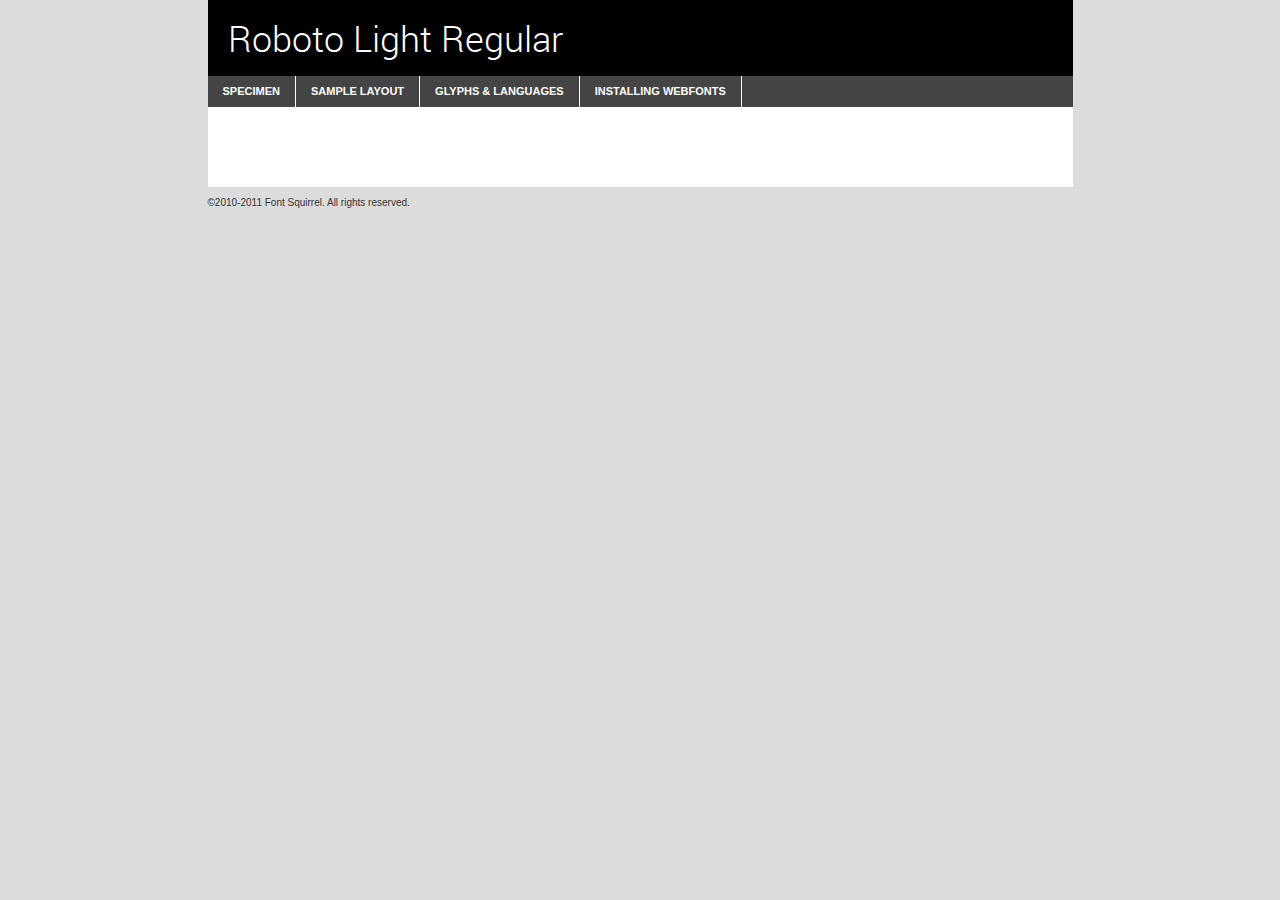
<file: firstproject_responsive/fonts/roboto/roboto-light-demo.html>
<!DOCTYPE html PUBLIC "-//W3C//DTD XHTML 1.0 Transitional//EN"
	"http://www.w3.org/TR/xhtml1/DTD/xhtml1-transitional.dtd">

<html xmlns="http://www.w3.org/1999/xhtml" xml:lang="en" lang="en">
<head>
	<meta http-equiv="Content-Type" content="text/html; charset=utf-8" />
	<script src="http://ajax.googleapis.com/ajax/libs/jquery/1.7.2/jquery.min.js" type="text/javascript" charset="utf-8"></script>
	<script src="specimen_files/easytabs.js" type="text/javascript" charset="utf-8"></script>
	<link rel="stylesheet" href="specimen_files/specimen_stylesheet.css" type="text/css" charset="utf-8" />
	<link rel="stylesheet" href="stylesheet.css" type="text/css" charset="utf-8" />

	<style type="text/css">
					body{
				font-family: 'robotolight';
							}
		</style>

	<title>Roboto Light Regular Specimen</title>
	
	
	<script type="text/javascript" charset="utf-8">
		$(document).ready(function() {
			$('#container').easyTabs({defaultContent:1});
		});
	</script>
</head>

<body>
<div id="container">
	<div id="header">
		Roboto Light Regular	</div>
	<ul class="tabs">
		<li><a href="#specimen">Specimen</a></li>
		<li><a href="#layout">Sample Layout</a></li>
				<li><a href="#glyphs">Glyphs &amp; Languages</a></li>
		<li><a href="#installing">Installing Webfonts</a></li>
		
	</ul>
	
	<div id="main_content">

		
			<div id="specimen">
		
				<div class="section">
					<div class="grid12 firstcol">
						<div class="huge">AaBb</div>
					</div>
				</div>
		
				<div class="section">
					<div class="glyph_range">A&#x200B;B&#x200b;C&#x200b;D&#x200b;E&#x200b;F&#x200b;G&#x200b;H&#x200b;I&#x200b;J&#x200b;K&#x200b;L&#x200b;M&#x200b;N&#x200b;O&#x200b;P&#x200b;Q&#x200b;R&#x200b;S&#x200b;T&#x200b;U&#x200b;V&#x200b;W&#x200b;X&#x200b;Y&#x200b;Z&#x200b;a&#x200b;b&#x200b;c&#x200b;d&#x200b;e&#x200b;f&#x200b;g&#x200b;h&#x200b;i&#x200b;j&#x200b;k&#x200b;l&#x200b;m&#x200b;n&#x200b;o&#x200b;p&#x200b;q&#x200b;r&#x200b;s&#x200b;t&#x200b;u&#x200b;v&#x200b;w&#x200b;x&#x200b;y&#x200b;z&#x200b;1&#x200b;2&#x200b;3&#x200b;4&#x200b;5&#x200b;6&#x200b;7&#x200b;8&#x200b;9&#x200b;0&#x200b;&amp;&#x200b;.&#x200b;,&#x200b;?&#x200b;!&#x200b;&#64;&#x200b;(&#x200b;)&#x200b;#&#x200b;$&#x200b;%&#x200b;*&#x200b;+&#x200b;-&#x200b;=&#x200b;:&#x200b;;</div>
				</div>
				<div class="section">
					<div class="grid12 firstcol">
						<table class="sample_table">
							<tr><td>10</td><td class="size10">abcdefghijklmnopqrstuvwxyzABCDEFGHIJKLMNOPQRSTUVWXYZ0123456789abcdefghijklmnopqrstuvwxyzABCDEFGHIJKLMNOPQRSTUVWXYZ0123456789abcdefghijklmnopqrstuvwxyzABCDEFGHIJKLMNOPQRSTUVWXYZ</td></tr>
							<tr><td>11</td><td class="size11">abcdefghijklmnopqrstuvwxyzABCDEFGHIJKLMNOPQRSTUVWXYZ0123456789abcdefghijklmnopqrstuvwxyzABCDEFGHIJKLMNOPQRSTUVWXYZ0123456789abcdefghijklmnopqrstuvwxyzABCDEFGHIJKLMNOPQRSTUVWXYZ</td></tr>
							<tr><td>12</td><td class="size12">abcdefghijklmnopqrstuvwxyzABCDEFGHIJKLMNOPQRSTUVWXYZ0123456789abcdefghijklmnopqrstuvwxyzABCDEFGHIJKLMNOPQRSTUVWXYZ0123456789abcdefghijklmnopqrstuvwxyzABCDEFGHIJKLMNOPQRSTUVWXYZ</td></tr>
							<tr><td>13</td><td class="size13">abcdefghijklmnopqrstuvwxyzABCDEFGHIJKLMNOPQRSTUVWXYZ0123456789abcdefghijklmnopqrstuvwxyzABCDEFGHIJKLMNOPQRSTUVWXYZ0123456789abcdefghijklmnopqrstuvwxyzABCDEFGHIJKLMNOPQRSTUVWXYZ</td></tr>
							<tr><td>14</td><td class="size14">abcdefghijklmnopqrstuvwxyzABCDEFGHIJKLMNOPQRSTUVWXYZ0123456789abcdefghijklmnopqrstuvwxyzABCDEFGHIJKLMNOPQRSTUVWXYZ0123456789abcdefghijklmnopqrstuvwxyzABCDEFGHIJKLMNOPQRSTUVWXYZ</td></tr>
							<tr><td>16</td><td class="size16">abcdefghijklmnopqrstuvwxyzABCDEFGHIJKLMNOPQRSTUVWXYZ0123456789abcdefghijklmnopqrstuvwxyzABCDEFGHIJKLMNOPQRSTUVWXYZ</td></tr>
							<tr><td>18</td><td class="size18">abcdefghijklmnopqrstuvwxyzABCDEFGHIJKLMNOPQRSTUVWXYZ0123456789abcdefghijklmnopqrstuvwxyzABCDEFGHIJKLMNOPQRSTUVWXYZ</td></tr>
							<tr><td>20</td><td class="size20">abcdefghijklmnopqrstuvwxyzABCDEFGHIJKLMNOPQRSTUVWXYZ0123456789abcdefghijklmnopqrstuvwxyzABCDEFGHIJKLMNOPQRSTUVWXYZ</td></tr>
							<tr><td>24</td><td class="size24">abcdefghijklmnopqrstuvwxyzABCDEFGHIJKLMNOPQRSTUVWXYZ0123456789abcdefghijklmnopqrstuvwxyzABCDEFGHIJKLMNOPQRSTUVWXYZ</td></tr>
							<tr><td>30</td><td class="size30">abcdefghijklmnopqrstuvwxyzABCDEFGHIJKLMNOPQRSTUVWXYZ0123456789abcdefghijklmnopqrstuvwxyzABCDEFGHIJKLMNOPQRSTUVWXYZ</td></tr>
							<tr><td>36</td><td class="size36">abcdefghijklmnopqrstuvwxyzABCDEFGHIJKLMNOPQRSTUVWXYZ0123456789abcdefghijklmnopqrstuvwxyzABCDEFGHIJKLMNOPQRSTUVWXYZ</td></tr>
							<tr><td>48</td><td class="size48">abcdefghijklmnopqrstuvwxyzABCDEFGHIJKLMNOPQRSTUVWXYZ0123456789abcdefghijklmnopqrstuvwxyzABCDEFGHIJKLMNOPQRSTUVWXYZ</td></tr>
							<tr><td>60</td><td class="size60">abcdefghijklmnopqrstuvwxyzABCDEFGHIJKLMNOPQRSTUVWXYZ0123456789abcdefghijklmnopqrstuvwxyzABCDEFGHIJKLMNOPQRSTUVWXYZ</td></tr>
							<tr><td>72</td><td class="size72">abcdefghijklmnopqrstuvwxyzABCDEFGHIJKLMNOPQRSTUVWXYZ0123456789abcdefghijklmnopqrstuvwxyzABCDEFGHIJKLMNOPQRSTUVWXYZ</td></tr>
							<tr><td>90</td><td class="size90">abcdefghijklmnopqrstuvwxyzABCDEFGHIJKLMNOPQRSTUVWXYZ0123456789abcdefghijklmnopqrstuvwxyzABCDEFGHIJKLMNOPQRSTUVWXYZ</td></tr>
						</table>
				
					</div>
			
				</div>
		
		
		
								<div class="section" id="bodycomparison">


										<div id="xheight">
				<div class="fontbody">&#x25FC;&#x25FC;&#x25FC;&#x25FC;&#x25FC;&#x25FC;&#x25FC;&#x25FC;&#x25FC;&#x25FC;&#x25FC;&#x25FC;&#x25FC;&#x25FC;&#x25FC;&#x25FC;&#x25FC;&#x25FC;&#x25FC;&#x25FC;&#x25FC;&#x25FC;&#x25FC;&#x25FC;&#x25FC;&#x25FC;&#x25FC;&#x25FC;&#x25FC;&#x25FC;&#x25FC;&#x25FC;&#x25FC;&#x25FC;&#x25FC;&#x25FC;&#x25FC;&#x25FC;&#x25FC;&#x25FC;&#x25FC;&#x25FC;&#x25FC;&#x25FC;&#x25FC;&#x25FC;&#x25FC;&#x25FC;&#x25FC;&#x25FC;&#x25FC;&#x25FC;&#x25FC;&#x25FC;&#x25FC;&#x25FC;&#x25FC;&#x25FC;&#x25FC;&#x25FC;&#x25FC;&#x25FC;&#x25FC;&#x25FC;&#x25FC;&#x25FC;&#x25FC;&#x25FC;&#x25FC;&#x25FC;&#x25FC;&#x25FC;&#x25FC;&#x25FC;&#x25FC;&#x25FC;&#x25FC;&#x25FC;&#x25FC;&#x25FC;&#x25FC;&#x25FC;&#x25FC;&#x25FC;&#x25FC;&#x25FC;&#x25FC;&#x25FC;&#x25FC;&#x25FC;&#x25FC;&#x25FC;&#x25FC;&#x25FC;&#x25FC;&#x25FC;&#x25FC;&#x25FC;&#x25FC;body</div><div class="arialbody">body</div><div class="verdanabody">body</div><div class="georgiabody">body</div></div>
										<div class="fontbody" style="z-index:1">
											body<span>Roboto Light Regular</span>
										</div>
										<div class="arialbody" style="z-index:1">
											body<span>Arial</span>
										</div>
										<div class="verdanabody" style="z-index:1">
											body<span>Verdana</span>
										</div>
										<div class="georgiabody" style="z-index:1">
											body<span>Georgia</span>
										</div>



								</div>
		
		
				<div class="section psample psample_row1" id="">
					
					<div class="grid2 firstcol">
						<p class="size10"><span>10.</span>Aenean lacinia bibendum nulla sed consectetur. Fusce dapibus, tellus ac cursus commodo, tortor mauris condimentum nibh, ut fermentum massa justo sit amet risus. Nullam id dolor id nibh ultricies vehicula ut id elit. Cum sociis natoque penatibus et magnis dis parturient montes, nascetur ridiculus mus. Nulla vitae elit libero, a pharetra augue.</p>
			
					</div>
					<div class="grid3">
						<p class="size11"><span>11.</span>Aenean lacinia bibendum nulla sed consectetur. Fusce dapibus, tellus ac cursus commodo, tortor mauris condimentum nibh, ut fermentum massa justo sit amet risus. Nullam id dolor id nibh ultricies vehicula ut id elit. Cum sociis natoque penatibus et magnis dis parturient montes, nascetur ridiculus mus. Nulla vitae elit libero, a pharetra augue.</p>
			
					</div>
					<div class="grid3">
						<p class="size12"><span>12.</span>Aenean lacinia bibendum nulla sed consectetur. Fusce dapibus, tellus ac cursus commodo, tortor mauris condimentum nibh, ut fermentum massa justo sit amet risus. Nullam id dolor id nibh ultricies vehicula ut id elit. Cum sociis natoque penatibus et magnis dis parturient montes, nascetur ridiculus mus. Nulla vitae elit libero, a pharetra augue.</p>
			
					</div>
					<div class="grid4">
						<p class="size13"><span>13.</span>Aenean lacinia bibendum nulla sed consectetur. Fusce dapibus, tellus ac cursus commodo, tortor mauris condimentum nibh, ut fermentum massa justo sit amet risus. Nullam id dolor id nibh ultricies vehicula ut id elit. Cum sociis natoque penatibus et magnis dis parturient montes, nascetur ridiculus mus. Nulla vitae elit libero, a pharetra augue.</p>
			
					</div>
					<div class="white_blend"></div>
					
				</div>
				<div class="section psample psample_row2" id="">
					<div class="grid3 firstcol">
						<p class="size14"><span>14.</span>Aenean lacinia bibendum nulla sed consectetur. Fusce dapibus, tellus ac cursus commodo, tortor mauris condimentum nibh, ut fermentum massa justo sit amet risus. Nullam id dolor id nibh ultricies vehicula ut id elit. Cum sociis natoque penatibus et magnis dis parturient montes, nascetur ridiculus mus. Nulla vitae elit libero, a pharetra augue.</p>
			
					</div>
					<div class="grid4">
						<p class="size16"><span>16.</span>Aenean lacinia bibendum nulla sed consectetur. Fusce dapibus, tellus ac cursus commodo, tortor mauris condimentum nibh, ut fermentum massa justo sit amet risus. Nullam id dolor id nibh ultricies vehicula ut id elit. Cum sociis natoque penatibus et magnis dis parturient montes, nascetur ridiculus mus. Nulla vitae elit libero, a pharetra augue.</p>
			
					</div>
					<div class="grid5">
						<p class="size18"><span>18.</span>Aenean lacinia bibendum nulla sed consectetur. Fusce dapibus, tellus ac cursus commodo, tortor mauris condimentum nibh, ut fermentum massa justo sit amet risus. Nullam id dolor id nibh ultricies vehicula ut id elit. Cum sociis natoque penatibus et magnis dis parturient montes, nascetur ridiculus mus. Nulla vitae elit libero, a pharetra augue.</p>
			
					</div>

					<div class="white_blend"></div>

				</div>
				
				<div class="section psample psample_row3" id="">
					<div class="grid5 firstcol">
						<p class="size20"><span>20.</span>Aenean lacinia bibendum nulla sed consectetur. Fusce dapibus, tellus ac cursus commodo, tortor mauris condimentum nibh, ut fermentum massa justo sit amet risus. Nullam id dolor id nibh ultricies vehicula ut id elit. Cum sociis natoque penatibus et magnis dis parturient montes, nascetur ridiculus mus. Nulla vitae elit libero, a pharetra augue.</p>
					</div>
					<div class="grid7">
						<p class="size24"><span>24.</span>Aenean lacinia bibendum nulla sed consectetur. Fusce dapibus, tellus ac cursus commodo, tortor mauris condimentum nibh, ut fermentum massa justo sit amet risus. Nullam id dolor id nibh ultricies vehicula ut id elit. Cum sociis natoque penatibus et magnis dis parturient montes, nascetur ridiculus mus. Nulla vitae elit libero, a pharetra augue.</p>
					</div>
					
					<div class="white_blend"></div>
					
				</div>
				
				<div class="section psample psample_row4" id="">
					<div class="grid12 firstcol">
						<p class="size30"><span>30.</span>Aenean lacinia bibendum nulla sed consectetur. Fusce dapibus, tellus ac cursus commodo, tortor mauris condimentum nibh, ut fermentum massa justo sit amet risus. Nullam id dolor id nibh ultricies vehicula ut id elit. Cum sociis natoque penatibus et magnis dis parturient montes, nascetur ridiculus mus. Nulla vitae elit libero, a pharetra augue.</p>
					</div>
					<div class="white_blend"></div>
					
				</div>
				
				
				
				<div class="section psample psample_row1 fullreverse">
					<div class="grid2 firstcol">
						<p class="size10"><span>10.</span>Aenean lacinia bibendum nulla sed consectetur. Fusce dapibus, tellus ac cursus commodo, tortor mauris condimentum nibh, ut fermentum massa justo sit amet risus. Nullam id dolor id nibh ultricies vehicula ut id elit. Cum sociis natoque penatibus et magnis dis parturient montes, nascetur ridiculus mus. Nulla vitae elit libero, a pharetra augue.</p>
			
					</div>
					<div class="grid3">
						<p class="size11"><span>11.</span>Aenean lacinia bibendum nulla sed consectetur. Fusce dapibus, tellus ac cursus commodo, tortor mauris condimentum nibh, ut fermentum massa justo sit amet risus. Nullam id dolor id nibh ultricies vehicula ut id elit. Cum sociis natoque penatibus et magnis dis parturient montes, nascetur ridiculus mus. Nulla vitae elit libero, a pharetra augue.</p>
			
					</div>
					<div class="grid3">
						<p class="size12"><span>12.</span>Aenean lacinia bibendum nulla sed consectetur. Fusce dapibus, tellus ac cursus commodo, tortor mauris condimentum nibh, ut fermentum massa justo sit amet risus. Nullam id dolor id nibh ultricies vehicula ut id elit. Cum sociis natoque penatibus et magnis dis parturient montes, nascetur ridiculus mus. Nulla vitae elit libero, a pharetra augue.</p>
			
					</div>
					<div class="grid4">
						<p class="size13"><span>13.</span>Aenean lacinia bibendum nulla sed consectetur. Fusce dapibus, tellus ac cursus commodo, tortor mauris condimentum nibh, ut fermentum massa justo sit amet risus. Nullam id dolor id nibh ultricies vehicula ut id elit. Cum sociis natoque penatibus et magnis dis parturient montes, nascetur ridiculus mus. Nulla vitae elit libero, a pharetra augue.</p>
			
					</div>
					<div class="black_blend"></div>
					
				</div>
				
				<div class="section psample psample_row2 fullreverse">
					<div class="grid3 firstcol">
						<p class="size14"><span>14.</span>Aenean lacinia bibendum nulla sed consectetur. Fusce dapibus, tellus ac cursus commodo, tortor mauris condimentum nibh, ut fermentum massa justo sit amet risus. Nullam id dolor id nibh ultricies vehicula ut id elit. Cum sociis natoque penatibus et magnis dis parturient montes, nascetur ridiculus mus. Nulla vitae elit libero, a pharetra augue.</p>
			
					</div>
					<div class="grid4">
						<p class="size16"><span>16.</span>Aenean lacinia bibendum nulla sed consectetur. Fusce dapibus, tellus ac cursus commodo, tortor mauris condimentum nibh, ut fermentum massa justo sit amet risus. Nullam id dolor id nibh ultricies vehicula ut id elit. Cum sociis natoque penatibus et magnis dis parturient montes, nascetur ridiculus mus. Nulla vitae elit libero, a pharetra augue.</p>
			
					</div>
					<div class="grid5">
						<p class="size18"><span>18.</span>Aenean lacinia bibendum nulla sed consectetur. Fusce dapibus, tellus ac cursus commodo, tortor mauris condimentum nibh, ut fermentum massa justo sit amet risus. Nullam id dolor id nibh ultricies vehicula ut id elit. Cum sociis natoque penatibus et magnis dis parturient montes, nascetur ridiculus mus. Nulla vitae elit libero, a pharetra augue.</p>
			
					</div>
					<div class="black_blend"></div>

				</div>
				
				<div class="section psample fullreverse psample_row3" id="">
					<div class="grid5 firstcol">
						<p class="size20"><span>20.</span>Aenean lacinia bibendum nulla sed consectetur. Fusce dapibus, tellus ac cursus commodo, tortor mauris condimentum nibh, ut fermentum massa justo sit amet risus. Nullam id dolor id nibh ultricies vehicula ut id elit. Cum sociis natoque penatibus et magnis dis parturient montes, nascetur ridiculus mus. Nulla vitae elit libero, a pharetra augue.</p>
					</div>
					<div class="grid7">
						<p class="size24"><span>24.</span>Aenean lacinia bibendum nulla sed consectetur. Fusce dapibus, tellus ac cursus commodo, tortor mauris condimentum nibh, ut fermentum massa justo sit amet risus. Nullam id dolor id nibh ultricies vehicula ut id elit. Cum sociis natoque penatibus et magnis dis parturient montes, nascetur ridiculus mus. Nulla vitae elit libero, a pharetra augue.</p>
					</div>
					
					<div class="black_blend"></div>
					
				</div>
				
				<div class="section psample fullreverse psample_row4" id="" style="border-bottom: 20px #000 solid;">
					<div class="grid12 firstcol">
						<p class="size30"><span>30.</span>Aenean lacinia bibendum nulla sed consectetur. Fusce dapibus, tellus ac cursus commodo, tortor mauris condimentum nibh, ut fermentum massa justo sit amet risus. Nullam id dolor id nibh ultricies vehicula ut id elit. Cum sociis natoque penatibus et magnis dis parturient montes, nascetur ridiculus mus. Nulla vitae elit libero, a pharetra augue.</p>
					</div>
					<div class="black_blend"></div>
					
				</div>
				
				
				
				
			</div>
			
			<div id="layout">
				
				<div class="section">
					
					<div class="grid12 firstcol">
						<h1>Lorem Ipsum Dolor</h1>
						<h2>Etiam porta sem malesuada magna mollis euismod</h2>
						
						<p class="byline">By <a href="#link">Aenean Lacinia</a></p>
					</div>
				</div>
				<div class="section">
					<div class="grid8 firstcol">
						<p class="large">Donec sed odio dui. Morbi leo risus, porta ac consectetur ac, vestibulum at eros. Fusce dapibus, tellus ac cursus commodo, tortor mauris condimentum nibh, ut fermentum massa justo sit amet risus. </p>

						
						<h3>Pellentesque ornare sem</h3>

						<p>Maecenas sed diam eget risus varius blandit sit amet non magna. Maecenas faucibus mollis interdum. Donec ullamcorper nulla non metus auctor fringilla. Nullam id dolor id nibh ultricies vehicula ut id elit. Nullam id dolor id nibh ultricies vehicula ut id elit. </p>

						<p>Aenean eu leo quam. Pellentesque ornare sem lacinia quam venenatis vestibulum. Lorem ipsum dolor sit amet, consectetur adipiscing elit. Cum sociis natoque penatibus et magnis dis parturient montes, nascetur ridiculus mus. </p>

						<p>Nulla vitae elit libero, a pharetra augue. Praesent commodo cursus magna, vel scelerisque nisl consectetur et. Aenean lacinia bibendum nulla sed consectetur. </p>

						<p>Nullam quis risus eget urna mollis ornare vel eu leo. Nullam quis risus eget urna mollis ornare vel eu leo. Maecenas sed diam eget risus varius blandit sit amet non magna. Donec ullamcorper nulla non metus auctor fringilla. </p>

						<h3>Cras mattis consectetur</h3>

						<p>Aenean eu leo quam. Pellentesque ornare sem lacinia quam venenatis vestibulum. Aenean lacinia bibendum nulla sed consectetur. Integer posuere erat a ante venenatis dapibus posuere velit aliquet. Cras mattis consectetur purus sit amet fermentum. </p>

						<p>Nullam id dolor id nibh ultricies vehicula ut id elit. Nullam quis risus eget urna mollis ornare vel eu leo. Cras mattis consectetur purus sit amet fermentum.</p>
					</div>
					
					<div class="grid4 sidebar">
						
						<div class="box reverse">
							<p class="last">Nullam quis risus eget urna mollis ornare vel eu leo. Donec ullamcorper nulla non metus auctor fringilla. Cras mattis consectetur purus sit amet fermentum. Sed posuere consectetur est at lobortis. Lorem ipsum dolor sit amet, consectetur adipiscing elit. </p>
						</div>
						
						<p class="caption">Maecenas sed diam eget risus varius.</p>

						<p>Vestibulum id ligula porta felis euismod semper. Integer posuere erat a ante venenatis dapibus posuere velit aliquet. Vestibulum id ligula porta felis euismod semper. Sed posuere consectetur est at lobortis. Maecenas sed diam eget risus varius blandit sit amet non magna. Fusce dapibus, tellus ac cursus commodo, tortor mauris condimentum nibh, ut fermentum massa justo sit amet risus. </p>

					

						<p>Duis mollis, est non commodo luctus, nisi erat porttitor ligula, eget lacinia odio sem nec elit. Aenean lacinia bibendum nulla sed consectetur. Vivamus sagittis lacus vel augue laoreet rutrum faucibus dolor auctor. Aenean lacinia bibendum nulla sed consectetur. Nullam quis risus eget urna mollis ornare vel eu leo. </p>

						<p>Praesent commodo cursus magna, vel scelerisque nisl consectetur et. Donec ullamcorper nulla non metus auctor fringilla. Maecenas faucibus mollis interdum. Fusce dapibus, tellus ac cursus commodo, tortor mauris condimentum nibh, ut fermentum massa justo sit amet risus. </p>

					</div>
				</div>
				
			</div>


			



		<div id="glyphs">
			<div class="section">
				<div class="grid12 firstcol">
			
				<h1>Language Support</h1>
				<p>The subset of Roboto Light Regular in this kit supports the following languages:<br />
			
					Albanian, Basque, Breton, Chamorro, Danish, Dutch, English, Faroese, Finnish, French, Frisian, Galician, German, Icelandic, Italian, Malagasy, Norwegian, Portuguese, Spanish, Swedish				</p>
				<h1>Glyph Chart</h1>
				<p>The subset of Roboto Light Regular in this kit includes all the glyphs listed below. Unicode entities are included above each glyph to help you insert individual characters into your layout.</p>
				<div id="glyph_chart">
			
																				 <div><p>&amp;#13;</p>&#13;</div>
																				 <div><p>&amp;#32;</p>&#32;</div>
																				 <div><p>&amp;#33;</p>&#33;</div>
																				 <div><p>&amp;#34;</p>&#34;</div>
																				 <div><p>&amp;#35;</p>&#35;</div>
																				 <div><p>&amp;#36;</p>&#36;</div>
																				 <div><p>&amp;#37;</p>&#37;</div>
																				 <div><p>&amp;#38;</p>&#38;</div>
																				 <div><p>&amp;#39;</p>&#39;</div>
																				 <div><p>&amp;#40;</p>&#40;</div>
																				 <div><p>&amp;#41;</p>&#41;</div>
																				 <div><p>&amp;#42;</p>&#42;</div>
																				 <div><p>&amp;#43;</p>&#43;</div>
																				 <div><p>&amp;#44;</p>&#44;</div>
																				 <div><p>&amp;#45;</p>&#45;</div>
																				 <div><p>&amp;#46;</p>&#46;</div>
																				 <div><p>&amp;#47;</p>&#47;</div>
																				 <div><p>&amp;#48;</p>&#48;</div>
																				 <div><p>&amp;#49;</p>&#49;</div>
																				 <div><p>&amp;#50;</p>&#50;</div>
																				 <div><p>&amp;#51;</p>&#51;</div>
																				 <div><p>&amp;#52;</p>&#52;</div>
																				 <div><p>&amp;#53;</p>&#53;</div>
																				 <div><p>&amp;#54;</p>&#54;</div>
																				 <div><p>&amp;#55;</p>&#55;</div>
																				 <div><p>&amp;#56;</p>&#56;</div>
																				 <div><p>&amp;#57;</p>&#57;</div>
																				 <div><p>&amp;#58;</p>&#58;</div>
																				 <div><p>&amp;#59;</p>&#59;</div>
																				 <div><p>&amp;#60;</p>&#60;</div>
																				 <div><p>&amp;#61;</p>&#61;</div>
																				 <div><p>&amp;#62;</p>&#62;</div>
																				 <div><p>&amp;#63;</p>&#63;</div>
																				 <div><p>&amp;#64;</p>&#64;</div>
																				 <div><p>&amp;#65;</p>&#65;</div>
																				 <div><p>&amp;#66;</p>&#66;</div>
																				 <div><p>&amp;#67;</p>&#67;</div>
																				 <div><p>&amp;#68;</p>&#68;</div>
																				 <div><p>&amp;#69;</p>&#69;</div>
																				 <div><p>&amp;#70;</p>&#70;</div>
																				 <div><p>&amp;#71;</p>&#71;</div>
																				 <div><p>&amp;#72;</p>&#72;</div>
																				 <div><p>&amp;#73;</p>&#73;</div>
																				 <div><p>&amp;#74;</p>&#74;</div>
																				 <div><p>&amp;#75;</p>&#75;</div>
																				 <div><p>&amp;#76;</p>&#76;</div>
																				 <div><p>&amp;#77;</p>&#77;</div>
																				 <div><p>&amp;#78;</p>&#78;</div>
																				 <div><p>&amp;#79;</p>&#79;</div>
																				 <div><p>&amp;#80;</p>&#80;</div>
																				 <div><p>&amp;#81;</p>&#81;</div>
																				 <div><p>&amp;#82;</p>&#82;</div>
																				 <div><p>&amp;#83;</p>&#83;</div>
																				 <div><p>&amp;#84;</p>&#84;</div>
																				 <div><p>&amp;#85;</p>&#85;</div>
																				 <div><p>&amp;#86;</p>&#86;</div>
																				 <div><p>&amp;#87;</p>&#87;</div>
																				 <div><p>&amp;#88;</p>&#88;</div>
																				 <div><p>&amp;#89;</p>&#89;</div>
																				 <div><p>&amp;#90;</p>&#90;</div>
																				 <div><p>&amp;#91;</p>&#91;</div>
																				 <div><p>&amp;#92;</p>&#92;</div>
																				 <div><p>&amp;#93;</p>&#93;</div>
																				 <div><p>&amp;#94;</p>&#94;</div>
																				 <div><p>&amp;#95;</p>&#95;</div>
																				 <div><p>&amp;#96;</p>&#96;</div>
																				 <div><p>&amp;#97;</p>&#97;</div>
																				 <div><p>&amp;#98;</p>&#98;</div>
																				 <div><p>&amp;#99;</p>&#99;</div>
																				 <div><p>&amp;#100;</p>&#100;</div>
																				 <div><p>&amp;#101;</p>&#101;</div>
																				 <div><p>&amp;#102;</p>&#102;</div>
																				 <div><p>&amp;#103;</p>&#103;</div>
																				 <div><p>&amp;#104;</p>&#104;</div>
																				 <div><p>&amp;#105;</p>&#105;</div>
																				 <div><p>&amp;#106;</p>&#106;</div>
																				 <div><p>&amp;#107;</p>&#107;</div>
																				 <div><p>&amp;#108;</p>&#108;</div>
																				 <div><p>&amp;#109;</p>&#109;</div>
																				 <div><p>&amp;#110;</p>&#110;</div>
																				 <div><p>&amp;#111;</p>&#111;</div>
																				 <div><p>&amp;#112;</p>&#112;</div>
																				 <div><p>&amp;#113;</p>&#113;</div>
																				 <div><p>&amp;#114;</p>&#114;</div>
																				 <div><p>&amp;#115;</p>&#115;</div>
																				 <div><p>&amp;#116;</p>&#116;</div>
																				 <div><p>&amp;#117;</p>&#117;</div>
																				 <div><p>&amp;#118;</p>&#118;</div>
																				 <div><p>&amp;#119;</p>&#119;</div>
																				 <div><p>&amp;#120;</p>&#120;</div>
																				 <div><p>&amp;#121;</p>&#121;</div>
																				 <div><p>&amp;#122;</p>&#122;</div>
																				 <div><p>&amp;#123;</p>&#123;</div>
																				 <div><p>&amp;#124;</p>&#124;</div>
																				 <div><p>&amp;#125;</p>&#125;</div>
																				 <div><p>&amp;#126;</p>&#126;</div>
																				 <div><p>&amp;#160;</p>&#160;</div>
																				 <div><p>&amp;#161;</p>&#161;</div>
																				 <div><p>&amp;#162;</p>&#162;</div>
																				 <div><p>&amp;#163;</p>&#163;</div>
																				 <div><p>&amp;#164;</p>&#164;</div>
																				 <div><p>&amp;#165;</p>&#165;</div>
																				 <div><p>&amp;#166;</p>&#166;</div>
																				 <div><p>&amp;#167;</p>&#167;</div>
																				 <div><p>&amp;#168;</p>&#168;</div>
																				 <div><p>&amp;#169;</p>&#169;</div>
																				 <div><p>&amp;#170;</p>&#170;</div>
																				 <div><p>&amp;#171;</p>&#171;</div>
																				 <div><p>&amp;#172;</p>&#172;</div>
																				 <div><p>&amp;#173;</p>&#173;</div>
																				 <div><p>&amp;#174;</p>&#174;</div>
																				 <div><p>&amp;#175;</p>&#175;</div>
																				 <div><p>&amp;#176;</p>&#176;</div>
																				 <div><p>&amp;#177;</p>&#177;</div>
																				 <div><p>&amp;#178;</p>&#178;</div>
																				 <div><p>&amp;#179;</p>&#179;</div>
																				 <div><p>&amp;#180;</p>&#180;</div>
																				 <div><p>&amp;#181;</p>&#181;</div>
																				 <div><p>&amp;#182;</p>&#182;</div>
																				 <div><p>&amp;#183;</p>&#183;</div>
																				 <div><p>&amp;#184;</p>&#184;</div>
																				 <div><p>&amp;#185;</p>&#185;</div>
																				 <div><p>&amp;#186;</p>&#186;</div>
																				 <div><p>&amp;#187;</p>&#187;</div>
																				 <div><p>&amp;#188;</p>&#188;</div>
																				 <div><p>&amp;#189;</p>&#189;</div>
																				 <div><p>&amp;#190;</p>&#190;</div>
																				 <div><p>&amp;#191;</p>&#191;</div>
																				 <div><p>&amp;#192;</p>&#192;</div>
																				 <div><p>&amp;#193;</p>&#193;</div>
																				 <div><p>&amp;#194;</p>&#194;</div>
																				 <div><p>&amp;#195;</p>&#195;</div>
																				 <div><p>&amp;#196;</p>&#196;</div>
																				 <div><p>&amp;#197;</p>&#197;</div>
																				 <div><p>&amp;#198;</p>&#198;</div>
																				 <div><p>&amp;#199;</p>&#199;</div>
																				 <div><p>&amp;#200;</p>&#200;</div>
																				 <div><p>&amp;#201;</p>&#201;</div>
																				 <div><p>&amp;#202;</p>&#202;</div>
																				 <div><p>&amp;#203;</p>&#203;</div>
																				 <div><p>&amp;#204;</p>&#204;</div>
																				 <div><p>&amp;#205;</p>&#205;</div>
																				 <div><p>&amp;#206;</p>&#206;</div>
																				 <div><p>&amp;#207;</p>&#207;</div>
																				 <div><p>&amp;#208;</p>&#208;</div>
																				 <div><p>&amp;#209;</p>&#209;</div>
																				 <div><p>&amp;#210;</p>&#210;</div>
																				 <div><p>&amp;#211;</p>&#211;</div>
																				 <div><p>&amp;#212;</p>&#212;</div>
																				 <div><p>&amp;#213;</p>&#213;</div>
																				 <div><p>&amp;#214;</p>&#214;</div>
																				 <div><p>&amp;#215;</p>&#215;</div>
																				 <div><p>&amp;#216;</p>&#216;</div>
																				 <div><p>&amp;#217;</p>&#217;</div>
																				 <div><p>&amp;#218;</p>&#218;</div>
																				 <div><p>&amp;#219;</p>&#219;</div>
																				 <div><p>&amp;#220;</p>&#220;</div>
																				 <div><p>&amp;#221;</p>&#221;</div>
																				 <div><p>&amp;#222;</p>&#222;</div>
																				 <div><p>&amp;#223;</p>&#223;</div>
																				 <div><p>&amp;#224;</p>&#224;</div>
																				 <div><p>&amp;#225;</p>&#225;</div>
																				 <div><p>&amp;#226;</p>&#226;</div>
																				 <div><p>&amp;#227;</p>&#227;</div>
																				 <div><p>&amp;#228;</p>&#228;</div>
																				 <div><p>&amp;#229;</p>&#229;</div>
																				 <div><p>&amp;#230;</p>&#230;</div>
																				 <div><p>&amp;#231;</p>&#231;</div>
																				 <div><p>&amp;#232;</p>&#232;</div>
																				 <div><p>&amp;#233;</p>&#233;</div>
																				 <div><p>&amp;#234;</p>&#234;</div>
																				 <div><p>&amp;#235;</p>&#235;</div>
																				 <div><p>&amp;#236;</p>&#236;</div>
																				 <div><p>&amp;#237;</p>&#237;</div>
																				 <div><p>&amp;#238;</p>&#238;</div>
																				 <div><p>&amp;#239;</p>&#239;</div>
																				 <div><p>&amp;#240;</p>&#240;</div>
																				 <div><p>&amp;#241;</p>&#241;</div>
																				 <div><p>&amp;#242;</p>&#242;</div>
																				 <div><p>&amp;#243;</p>&#243;</div>
																				 <div><p>&amp;#244;</p>&#244;</div>
																				 <div><p>&amp;#245;</p>&#245;</div>
																				 <div><p>&amp;#246;</p>&#246;</div>
																				 <div><p>&amp;#247;</p>&#247;</div>
																				 <div><p>&amp;#248;</p>&#248;</div>
																				 <div><p>&amp;#249;</p>&#249;</div>
																				 <div><p>&amp;#250;</p>&#250;</div>
																				 <div><p>&amp;#251;</p>&#251;</div>
																				 <div><p>&amp;#252;</p>&#252;</div>
																				 <div><p>&amp;#253;</p>&#253;</div>
																				 <div><p>&amp;#254;</p>&#254;</div>
																				 <div><p>&amp;#255;</p>&#255;</div>
																				 <div><p>&amp;#338;</p>&#338;</div>
																				 <div><p>&amp;#339;</p>&#339;</div>
																				 <div><p>&amp;#376;</p>&#376;</div>
																				 <div><p>&amp;#710;</p>&#710;</div>
																				 <div><p>&amp;#732;</p>&#732;</div>
																				 <div><p>&amp;#8192;</p>&#8192;</div>
																				 <div><p>&amp;#8193;</p>&#8193;</div>
																				 <div><p>&amp;#8194;</p>&#8194;</div>
																				 <div><p>&amp;#8195;</p>&#8195;</div>
																				 <div><p>&amp;#8196;</p>&#8196;</div>
																				 <div><p>&amp;#8197;</p>&#8197;</div>
																				 <div><p>&amp;#8198;</p>&#8198;</div>
																				 <div><p>&amp;#8199;</p>&#8199;</div>
																				 <div><p>&amp;#8200;</p>&#8200;</div>
																				 <div><p>&amp;#8201;</p>&#8201;</div>
																				 <div><p>&amp;#8202;</p>&#8202;</div>
																				 <div><p>&amp;#8208;</p>&#8208;</div>
																				 <div><p>&amp;#8209;</p>&#8209;</div>
																				 <div><p>&amp;#8210;</p>&#8210;</div>
																				 <div><p>&amp;#8211;</p>&#8211;</div>
																				 <div><p>&amp;#8212;</p>&#8212;</div>
																				 <div><p>&amp;#8216;</p>&#8216;</div>
																				 <div><p>&amp;#8217;</p>&#8217;</div>
																				 <div><p>&amp;#8218;</p>&#8218;</div>
																				 <div><p>&amp;#8220;</p>&#8220;</div>
																				 <div><p>&amp;#8221;</p>&#8221;</div>
																				 <div><p>&amp;#8222;</p>&#8222;</div>
																				 <div><p>&amp;#8226;</p>&#8226;</div>
																				 <div><p>&amp;#8230;</p>&#8230;</div>
																				 <div><p>&amp;#8239;</p>&#8239;</div>
																				 <div><p>&amp;#8249;</p>&#8249;</div>
																				 <div><p>&amp;#8250;</p>&#8250;</div>
																				 <div><p>&amp;#8287;</p>&#8287;</div>
																				 <div><p>&amp;#8364;</p>&#8364;</div>
																				 <div><p>&amp;#8482;</p>&#8482;</div>
																				 <div><p>&amp;#9724;</p>&#9724;</div>
																				 <div><p>&amp;#64257;</p>&#64257;</div>
																				 <div><p>&amp;#64258;</p>&#64258;</div>
																				 <div><p>&amp;#64259;</p>&#64259;</div>
																				 <div><p>&amp;#64260;</p>&#64260;</div>
																																						</div>	
				</div>
		
		
			</div>
		</div>
		
		
		<div id="specs">
			
		</div>
	
		<div id="installing">
			<div class="section">
				<div class="grid7 firstcol">
					<h1>Installing Webfonts</h1>
					
					<p>Webfonts are supported by all major browser platforms but not all in the same way. There are currently four different font formats that must be included in order to target all browsers. This includes TTF, WOFF, EOT and SVG.</p>
					
					<h2>1. Upload your webfonts</h2>
					<p>You must upload your webfont kit to your website. They should be in or near the same directory as your CSS files.</p>
					
					<h2>2. Include the webfont stylesheet</h2>
					<p>A special CSS @font-face declaration helps the various browsers select the appropriate font it needs without causing you a bunch of headaches. Learn more about this syntax by reading the <a href="http://www.fontspring.com/blog/further-hardening-of-the-bulletproof-syntax">Fontspring blog post</a> about it. The code for it is as follows:</p>


<code>
@font-face{ 
	font-family: 'MyWebFont';
	src: url('WebFont.eot');
	src: url('WebFont.eot?#iefix') format('embedded-opentype'),
	     url('WebFont.woff') format('woff'),
	     url('WebFont.ttf') format('truetype'),
	     url('WebFont.svg#webfont') format('svg');
}
</code>

	<p>We've already gone ahead and generated the code for you. All you have to do is link to the stylesheet in your HTML, like this:</p>
	<code>&lt;link rel=&quot;stylesheet&quot; href=&quot;stylesheet.css&quot; type=&quot;text/css&quot; charset=&quot;utf-8&quot; /&gt;</code>

					<h2>3. Modify your own stylesheet</h2>
					<p>To take advantage of your new fonts, you must tell your stylesheet to use them. Look at the original @font-face declaration above and find the property called "font-family." The name linked there will be what you use to reference the font. Prepend that webfont name to the font stack in the "font-family" property, inside the selector you want to change. For example:</p>
<code>p { font-family: 'WebFont', Arial, sans-serif; }</code>

<h2>4. Test</h2>
<p>Getting webfonts to work cross-browser <em>can</em> be tricky. Use the information in the sidebar to help you if you find that fonts aren't loading in a particular browser.</p>
				</div>
				
				<div class="grid5 sidebar">
					<div class="box">
						<h2>Troubleshooting<br />Font-Face Problems</h2>
						<p>Having trouble getting your webfonts to load in your new website? Here are some tips to sort out what might be the problem.</p>

						<h3>Fonts not showing in any browser</h3>

						<p>This sounds like you need to work on the plumbing. You either did not upload the fonts to the correct directory, or you did not link the fonts properly in the CSS. If you've confirmed that all this is correct and you still have a problem, take a look at your .htaccess file and see if requests are getting intercepted.</p>

						<h3>Fonts not loading in iPhone or iPad</h3>

						<p>The most common problem here is that you are serving the fonts from an IIS server. IIS refuses to serve files that have unknown MIME types. If that is the case, you must set the MIME type for SVG to "image/svg+xml" in the server settings. Follow these instructions from Microsoft if you need help.</p>

						<h3>Fonts not loading in Firefox</h3>

						<p>The primary reason for this failure? You are still using a version Firefox older than 3.5. So upgrade already! If that isn't it, then you are very likely serving fonts from a different domain. Firefox requires that all font assets be served from the same domain. Lastly it is possible that you need to add WOFF to your list of MIME types (if you are serving via IIS.)</p>

						<h3>Fonts not loading in IE</h3>

						<p>Are you looking at Internet Explorer on an actual Windows machine or are you cheating by using a service like Adobe BrowserLab? Many of these screenshot services do not render @font-face for IE. Best to test it on a real machine.</p>

						<h3>Fonts not loading in IE9</h3>

						<p>IE9, like Firefox, requires that fonts be served from the same domain as the website. Make sure that is the case.</p>
					</div>
				</div>
			</div>
			
		</div>
	
	</div>
	<div id="footer">
		<p>&copy;2010-2011 Font Squirrel. All rights reserved.</p>
	</div>
</div>
</body>
</html>
</file>
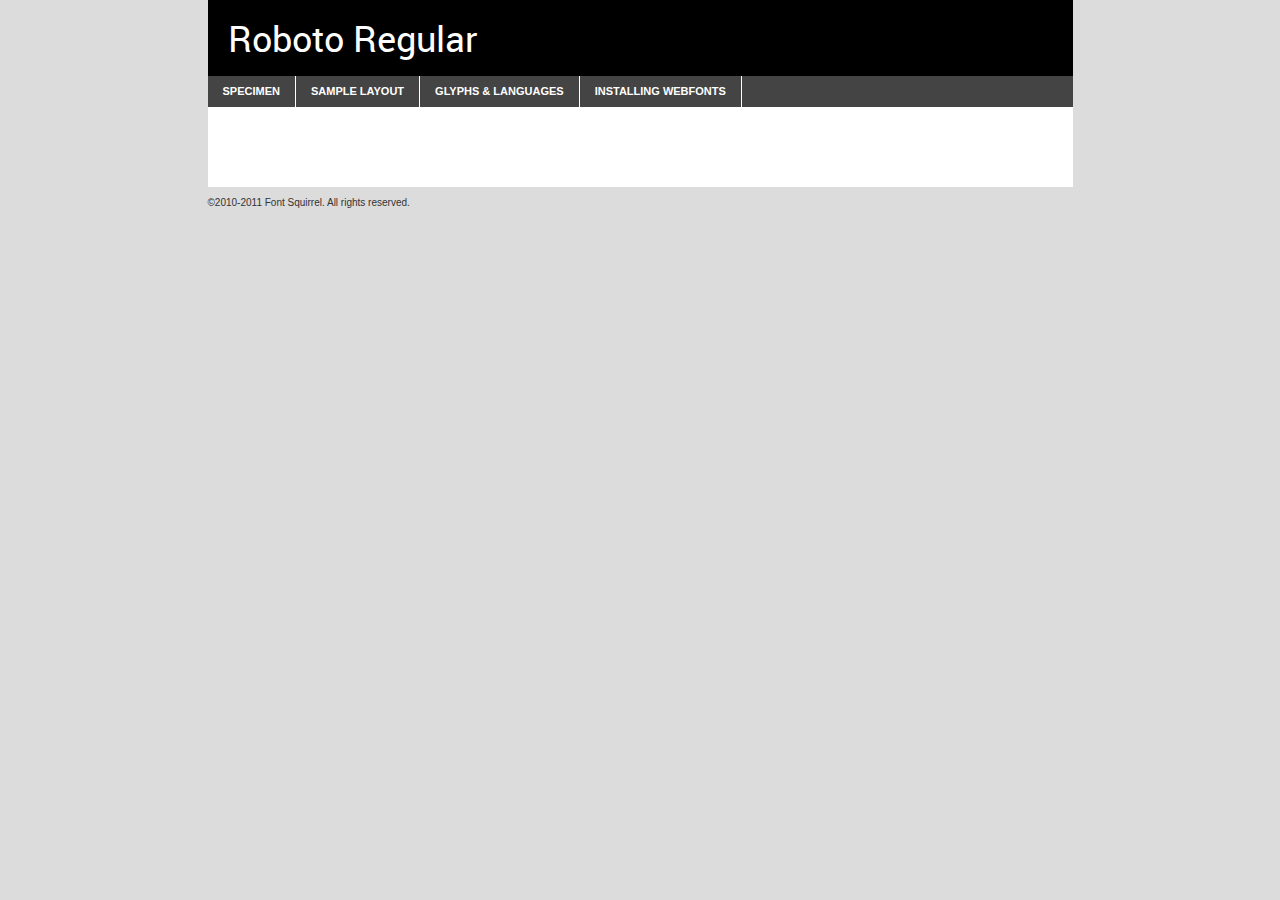
<file: firstproject_responsive/fonts/roboto/roboto-regular-demo.html>
<!DOCTYPE html PUBLIC "-//W3C//DTD XHTML 1.0 Transitional//EN"
	"http://www.w3.org/TR/xhtml1/DTD/xhtml1-transitional.dtd">

<html xmlns="http://www.w3.org/1999/xhtml" xml:lang="en" lang="en">
<head>
	<meta http-equiv="Content-Type" content="text/html; charset=utf-8" />
	<script src="http://ajax.googleapis.com/ajax/libs/jquery/1.7.2/jquery.min.js" type="text/javascript" charset="utf-8"></script>
	<script src="specimen_files/easytabs.js" type="text/javascript" charset="utf-8"></script>
	<link rel="stylesheet" href="specimen_files/specimen_stylesheet.css" type="text/css" charset="utf-8" />
	<link rel="stylesheet" href="stylesheet.css" type="text/css" charset="utf-8" />

	<style type="text/css">
					body{
				font-family: 'robotoregular';
							}
		</style>

	<title>Roboto Regular Specimen</title>
	
	
	<script type="text/javascript" charset="utf-8">
		$(document).ready(function() {
			$('#container').easyTabs({defaultContent:1});
		});
	</script>
</head>

<body>
<div id="container">
	<div id="header">
		Roboto Regular	</div>
	<ul class="tabs">
		<li><a href="#specimen">Specimen</a></li>
		<li><a href="#layout">Sample Layout</a></li>
				<li><a href="#glyphs">Glyphs &amp; Languages</a></li>
		<li><a href="#installing">Installing Webfonts</a></li>
		
	</ul>
	
	<div id="main_content">

		
			<div id="specimen">
		
				<div class="section">
					<div class="grid12 firstcol">
						<div class="huge">AaBb</div>
					</div>
				</div>
		
				<div class="section">
					<div class="glyph_range">A&#x200B;B&#x200b;C&#x200b;D&#x200b;E&#x200b;F&#x200b;G&#x200b;H&#x200b;I&#x200b;J&#x200b;K&#x200b;L&#x200b;M&#x200b;N&#x200b;O&#x200b;P&#x200b;Q&#x200b;R&#x200b;S&#x200b;T&#x200b;U&#x200b;V&#x200b;W&#x200b;X&#x200b;Y&#x200b;Z&#x200b;a&#x200b;b&#x200b;c&#x200b;d&#x200b;e&#x200b;f&#x200b;g&#x200b;h&#x200b;i&#x200b;j&#x200b;k&#x200b;l&#x200b;m&#x200b;n&#x200b;o&#x200b;p&#x200b;q&#x200b;r&#x200b;s&#x200b;t&#x200b;u&#x200b;v&#x200b;w&#x200b;x&#x200b;y&#x200b;z&#x200b;1&#x200b;2&#x200b;3&#x200b;4&#x200b;5&#x200b;6&#x200b;7&#x200b;8&#x200b;9&#x200b;0&#x200b;&amp;&#x200b;.&#x200b;,&#x200b;?&#x200b;!&#x200b;&#64;&#x200b;(&#x200b;)&#x200b;#&#x200b;$&#x200b;%&#x200b;*&#x200b;+&#x200b;-&#x200b;=&#x200b;:&#x200b;;</div>
				</div>
				<div class="section">
					<div class="grid12 firstcol">
						<table class="sample_table">
							<tr><td>10</td><td class="size10">abcdefghijklmnopqrstuvwxyzABCDEFGHIJKLMNOPQRSTUVWXYZ0123456789abcdefghijklmnopqrstuvwxyzABCDEFGHIJKLMNOPQRSTUVWXYZ0123456789abcdefghijklmnopqrstuvwxyzABCDEFGHIJKLMNOPQRSTUVWXYZ</td></tr>
							<tr><td>11</td><td class="size11">abcdefghijklmnopqrstuvwxyzABCDEFGHIJKLMNOPQRSTUVWXYZ0123456789abcdefghijklmnopqrstuvwxyzABCDEFGHIJKLMNOPQRSTUVWXYZ0123456789abcdefghijklmnopqrstuvwxyzABCDEFGHIJKLMNOPQRSTUVWXYZ</td></tr>
							<tr><td>12</td><td class="size12">abcdefghijklmnopqrstuvwxyzABCDEFGHIJKLMNOPQRSTUVWXYZ0123456789abcdefghijklmnopqrstuvwxyzABCDEFGHIJKLMNOPQRSTUVWXYZ0123456789abcdefghijklmnopqrstuvwxyzABCDEFGHIJKLMNOPQRSTUVWXYZ</td></tr>
							<tr><td>13</td><td class="size13">abcdefghijklmnopqrstuvwxyzABCDEFGHIJKLMNOPQRSTUVWXYZ0123456789abcdefghijklmnopqrstuvwxyzABCDEFGHIJKLMNOPQRSTUVWXYZ0123456789abcdefghijklmnopqrstuvwxyzABCDEFGHIJKLMNOPQRSTUVWXYZ</td></tr>
							<tr><td>14</td><td class="size14">abcdefghijklmnopqrstuvwxyzABCDEFGHIJKLMNOPQRSTUVWXYZ0123456789abcdefghijklmnopqrstuvwxyzABCDEFGHIJKLMNOPQRSTUVWXYZ0123456789abcdefghijklmnopqrstuvwxyzABCDEFGHIJKLMNOPQRSTUVWXYZ</td></tr>
							<tr><td>16</td><td class="size16">abcdefghijklmnopqrstuvwxyzABCDEFGHIJKLMNOPQRSTUVWXYZ0123456789abcdefghijklmnopqrstuvwxyzABCDEFGHIJKLMNOPQRSTUVWXYZ</td></tr>
							<tr><td>18</td><td class="size18">abcdefghijklmnopqrstuvwxyzABCDEFGHIJKLMNOPQRSTUVWXYZ0123456789abcdefghijklmnopqrstuvwxyzABCDEFGHIJKLMNOPQRSTUVWXYZ</td></tr>
							<tr><td>20</td><td class="size20">abcdefghijklmnopqrstuvwxyzABCDEFGHIJKLMNOPQRSTUVWXYZ0123456789abcdefghijklmnopqrstuvwxyzABCDEFGHIJKLMNOPQRSTUVWXYZ</td></tr>
							<tr><td>24</td><td class="size24">abcdefghijklmnopqrstuvwxyzABCDEFGHIJKLMNOPQRSTUVWXYZ0123456789abcdefghijklmnopqrstuvwxyzABCDEFGHIJKLMNOPQRSTUVWXYZ</td></tr>
							<tr><td>30</td><td class="size30">abcdefghijklmnopqrstuvwxyzABCDEFGHIJKLMNOPQRSTUVWXYZ0123456789abcdefghijklmnopqrstuvwxyzABCDEFGHIJKLMNOPQRSTUVWXYZ</td></tr>
							<tr><td>36</td><td class="size36">abcdefghijklmnopqrstuvwxyzABCDEFGHIJKLMNOPQRSTUVWXYZ0123456789abcdefghijklmnopqrstuvwxyzABCDEFGHIJKLMNOPQRSTUVWXYZ</td></tr>
							<tr><td>48</td><td class="size48">abcdefghijklmnopqrstuvwxyzABCDEFGHIJKLMNOPQRSTUVWXYZ0123456789abcdefghijklmnopqrstuvwxyzABCDEFGHIJKLMNOPQRSTUVWXYZ</td></tr>
							<tr><td>60</td><td class="size60">abcdefghijklmnopqrstuvwxyzABCDEFGHIJKLMNOPQRSTUVWXYZ0123456789abcdefghijklmnopqrstuvwxyzABCDEFGHIJKLMNOPQRSTUVWXYZ</td></tr>
							<tr><td>72</td><td class="size72">abcdefghijklmnopqrstuvwxyzABCDEFGHIJKLMNOPQRSTUVWXYZ0123456789abcdefghijklmnopqrstuvwxyzABCDEFGHIJKLMNOPQRSTUVWXYZ</td></tr>
							<tr><td>90</td><td class="size90">abcdefghijklmnopqrstuvwxyzABCDEFGHIJKLMNOPQRSTUVWXYZ0123456789abcdefghijklmnopqrstuvwxyzABCDEFGHIJKLMNOPQRSTUVWXYZ</td></tr>
						</table>
				
					</div>
			
				</div>
		
		
		
								<div class="section" id="bodycomparison">


										<div id="xheight">
				<div class="fontbody">&#x25FC;&#x25FC;&#x25FC;&#x25FC;&#x25FC;&#x25FC;&#x25FC;&#x25FC;&#x25FC;&#x25FC;&#x25FC;&#x25FC;&#x25FC;&#x25FC;&#x25FC;&#x25FC;&#x25FC;&#x25FC;&#x25FC;&#x25FC;&#x25FC;&#x25FC;&#x25FC;&#x25FC;&#x25FC;&#x25FC;&#x25FC;&#x25FC;&#x25FC;&#x25FC;&#x25FC;&#x25FC;&#x25FC;&#x25FC;&#x25FC;&#x25FC;&#x25FC;&#x25FC;&#x25FC;&#x25FC;&#x25FC;&#x25FC;&#x25FC;&#x25FC;&#x25FC;&#x25FC;&#x25FC;&#x25FC;&#x25FC;&#x25FC;&#x25FC;&#x25FC;&#x25FC;&#x25FC;&#x25FC;&#x25FC;&#x25FC;&#x25FC;&#x25FC;&#x25FC;&#x25FC;&#x25FC;&#x25FC;&#x25FC;&#x25FC;&#x25FC;&#x25FC;&#x25FC;&#x25FC;&#x25FC;&#x25FC;&#x25FC;&#x25FC;&#x25FC;&#x25FC;&#x25FC;&#x25FC;&#x25FC;&#x25FC;&#x25FC;&#x25FC;&#x25FC;&#x25FC;&#x25FC;&#x25FC;&#x25FC;&#x25FC;&#x25FC;&#x25FC;&#x25FC;&#x25FC;&#x25FC;&#x25FC;&#x25FC;&#x25FC;&#x25FC;&#x25FC;&#x25FC;&#x25FC;body</div><div class="arialbody">body</div><div class="verdanabody">body</div><div class="georgiabody">body</div></div>
										<div class="fontbody" style="z-index:1">
											body<span>Roboto Regular</span>
										</div>
										<div class="arialbody" style="z-index:1">
											body<span>Arial</span>
										</div>
										<div class="verdanabody" style="z-index:1">
											body<span>Verdana</span>
										</div>
										<div class="georgiabody" style="z-index:1">
											body<span>Georgia</span>
										</div>



								</div>
		
		
				<div class="section psample psample_row1" id="">
					
					<div class="grid2 firstcol">
						<p class="size10"><span>10.</span>Aenean lacinia bibendum nulla sed consectetur. Fusce dapibus, tellus ac cursus commodo, tortor mauris condimentum nibh, ut fermentum massa justo sit amet risus. Nullam id dolor id nibh ultricies vehicula ut id elit. Cum sociis natoque penatibus et magnis dis parturient montes, nascetur ridiculus mus. Nulla vitae elit libero, a pharetra augue.</p>
			
					</div>
					<div class="grid3">
						<p class="size11"><span>11.</span>Aenean lacinia bibendum nulla sed consectetur. Fusce dapibus, tellus ac cursus commodo, tortor mauris condimentum nibh, ut fermentum massa justo sit amet risus. Nullam id dolor id nibh ultricies vehicula ut id elit. Cum sociis natoque penatibus et magnis dis parturient montes, nascetur ridiculus mus. Nulla vitae elit libero, a pharetra augue.</p>
			
					</div>
					<div class="grid3">
						<p class="size12"><span>12.</span>Aenean lacinia bibendum nulla sed consectetur. Fusce dapibus, tellus ac cursus commodo, tortor mauris condimentum nibh, ut fermentum massa justo sit amet risus. Nullam id dolor id nibh ultricies vehicula ut id elit. Cum sociis natoque penatibus et magnis dis parturient montes, nascetur ridiculus mus. Nulla vitae elit libero, a pharetra augue.</p>
			
					</div>
					<div class="grid4">
						<p class="size13"><span>13.</span>Aenean lacinia bibendum nulla sed consectetur. Fusce dapibus, tellus ac cursus commodo, tortor mauris condimentum nibh, ut fermentum massa justo sit amet risus. Nullam id dolor id nibh ultricies vehicula ut id elit. Cum sociis natoque penatibus et magnis dis parturient montes, nascetur ridiculus mus. Nulla vitae elit libero, a pharetra augue.</p>
			
					</div>
					<div class="white_blend"></div>
					
				</div>
				<div class="section psample psample_row2" id="">
					<div class="grid3 firstcol">
						<p class="size14"><span>14.</span>Aenean lacinia bibendum nulla sed consectetur. Fusce dapibus, tellus ac cursus commodo, tortor mauris condimentum nibh, ut fermentum massa justo sit amet risus. Nullam id dolor id nibh ultricies vehicula ut id elit. Cum sociis natoque penatibus et magnis dis parturient montes, nascetur ridiculus mus. Nulla vitae elit libero, a pharetra augue.</p>
			
					</div>
					<div class="grid4">
						<p class="size16"><span>16.</span>Aenean lacinia bibendum nulla sed consectetur. Fusce dapibus, tellus ac cursus commodo, tortor mauris condimentum nibh, ut fermentum massa justo sit amet risus. Nullam id dolor id nibh ultricies vehicula ut id elit. Cum sociis natoque penatibus et magnis dis parturient montes, nascetur ridiculus mus. Nulla vitae elit libero, a pharetra augue.</p>
			
					</div>
					<div class="grid5">
						<p class="size18"><span>18.</span>Aenean lacinia bibendum nulla sed consectetur. Fusce dapibus, tellus ac cursus commodo, tortor mauris condimentum nibh, ut fermentum massa justo sit amet risus. Nullam id dolor id nibh ultricies vehicula ut id elit. Cum sociis natoque penatibus et magnis dis parturient montes, nascetur ridiculus mus. Nulla vitae elit libero, a pharetra augue.</p>
			
					</div>

					<div class="white_blend"></div>

				</div>
				
				<div class="section psample psample_row3" id="">
					<div class="grid5 firstcol">
						<p class="size20"><span>20.</span>Aenean lacinia bibendum nulla sed consectetur. Fusce dapibus, tellus ac cursus commodo, tortor mauris condimentum nibh, ut fermentum massa justo sit amet risus. Nullam id dolor id nibh ultricies vehicula ut id elit. Cum sociis natoque penatibus et magnis dis parturient montes, nascetur ridiculus mus. Nulla vitae elit libero, a pharetra augue.</p>
					</div>
					<div class="grid7">
						<p class="size24"><span>24.</span>Aenean lacinia bibendum nulla sed consectetur. Fusce dapibus, tellus ac cursus commodo, tortor mauris condimentum nibh, ut fermentum massa justo sit amet risus. Nullam id dolor id nibh ultricies vehicula ut id elit. Cum sociis natoque penatibus et magnis dis parturient montes, nascetur ridiculus mus. Nulla vitae elit libero, a pharetra augue.</p>
					</div>
					
					<div class="white_blend"></div>
					
				</div>
				
				<div class="section psample psample_row4" id="">
					<div class="grid12 firstcol">
						<p class="size30"><span>30.</span>Aenean lacinia bibendum nulla sed consectetur. Fusce dapibus, tellus ac cursus commodo, tortor mauris condimentum nibh, ut fermentum massa justo sit amet risus. Nullam id dolor id nibh ultricies vehicula ut id elit. Cum sociis natoque penatibus et magnis dis parturient montes, nascetur ridiculus mus. Nulla vitae elit libero, a pharetra augue.</p>
					</div>
					<div class="white_blend"></div>
					
				</div>
				
				
				
				<div class="section psample psample_row1 fullreverse">
					<div class="grid2 firstcol">
						<p class="size10"><span>10.</span>Aenean lacinia bibendum nulla sed consectetur. Fusce dapibus, tellus ac cursus commodo, tortor mauris condimentum nibh, ut fermentum massa justo sit amet risus. Nullam id dolor id nibh ultricies vehicula ut id elit. Cum sociis natoque penatibus et magnis dis parturient montes, nascetur ridiculus mus. Nulla vitae elit libero, a pharetra augue.</p>
			
					</div>
					<div class="grid3">
						<p class="size11"><span>11.</span>Aenean lacinia bibendum nulla sed consectetur. Fusce dapibus, tellus ac cursus commodo, tortor mauris condimentum nibh, ut fermentum massa justo sit amet risus. Nullam id dolor id nibh ultricies vehicula ut id elit. Cum sociis natoque penatibus et magnis dis parturient montes, nascetur ridiculus mus. Nulla vitae elit libero, a pharetra augue.</p>
			
					</div>
					<div class="grid3">
						<p class="size12"><span>12.</span>Aenean lacinia bibendum nulla sed consectetur. Fusce dapibus, tellus ac cursus commodo, tortor mauris condimentum nibh, ut fermentum massa justo sit amet risus. Nullam id dolor id nibh ultricies vehicula ut id elit. Cum sociis natoque penatibus et magnis dis parturient montes, nascetur ridiculus mus. Nulla vitae elit libero, a pharetra augue.</p>
			
					</div>
					<div class="grid4">
						<p class="size13"><span>13.</span>Aenean lacinia bibendum nulla sed consectetur. Fusce dapibus, tellus ac cursus commodo, tortor mauris condimentum nibh, ut fermentum massa justo sit amet risus. Nullam id dolor id nibh ultricies vehicula ut id elit. Cum sociis natoque penatibus et magnis dis parturient montes, nascetur ridiculus mus. Nulla vitae elit libero, a pharetra augue.</p>
			
					</div>
					<div class="black_blend"></div>
					
				</div>
				
				<div class="section psample psample_row2 fullreverse">
					<div class="grid3 firstcol">
						<p class="size14"><span>14.</span>Aenean lacinia bibendum nulla sed consectetur. Fusce dapibus, tellus ac cursus commodo, tortor mauris condimentum nibh, ut fermentum massa justo sit amet risus. Nullam id dolor id nibh ultricies vehicula ut id elit. Cum sociis natoque penatibus et magnis dis parturient montes, nascetur ridiculus mus. Nulla vitae elit libero, a pharetra augue.</p>
			
					</div>
					<div class="grid4">
						<p class="size16"><span>16.</span>Aenean lacinia bibendum nulla sed consectetur. Fusce dapibus, tellus ac cursus commodo, tortor mauris condimentum nibh, ut fermentum massa justo sit amet risus. Nullam id dolor id nibh ultricies vehicula ut id elit. Cum sociis natoque penatibus et magnis dis parturient montes, nascetur ridiculus mus. Nulla vitae elit libero, a pharetra augue.</p>
			
					</div>
					<div class="grid5">
						<p class="size18"><span>18.</span>Aenean lacinia bibendum nulla sed consectetur. Fusce dapibus, tellus ac cursus commodo, tortor mauris condimentum nibh, ut fermentum massa justo sit amet risus. Nullam id dolor id nibh ultricies vehicula ut id elit. Cum sociis natoque penatibus et magnis dis parturient montes, nascetur ridiculus mus. Nulla vitae elit libero, a pharetra augue.</p>
			
					</div>
					<div class="black_blend"></div>

				</div>
				
				<div class="section psample fullreverse psample_row3" id="">
					<div class="grid5 firstcol">
						<p class="size20"><span>20.</span>Aenean lacinia bibendum nulla sed consectetur. Fusce dapibus, tellus ac cursus commodo, tortor mauris condimentum nibh, ut fermentum massa justo sit amet risus. Nullam id dolor id nibh ultricies vehicula ut id elit. Cum sociis natoque penatibus et magnis dis parturient montes, nascetur ridiculus mus. Nulla vitae elit libero, a pharetra augue.</p>
					</div>
					<div class="grid7">
						<p class="size24"><span>24.</span>Aenean lacinia bibendum nulla sed consectetur. Fusce dapibus, tellus ac cursus commodo, tortor mauris condimentum nibh, ut fermentum massa justo sit amet risus. Nullam id dolor id nibh ultricies vehicula ut id elit. Cum sociis natoque penatibus et magnis dis parturient montes, nascetur ridiculus mus. Nulla vitae elit libero, a pharetra augue.</p>
					</div>
					
					<div class="black_blend"></div>
					
				</div>
				
				<div class="section psample fullreverse psample_row4" id="" style="border-bottom: 20px #000 solid;">
					<div class="grid12 firstcol">
						<p class="size30"><span>30.</span>Aenean lacinia bibendum nulla sed consectetur. Fusce dapibus, tellus ac cursus commodo, tortor mauris condimentum nibh, ut fermentum massa justo sit amet risus. Nullam id dolor id nibh ultricies vehicula ut id elit. Cum sociis natoque penatibus et magnis dis parturient montes, nascetur ridiculus mus. Nulla vitae elit libero, a pharetra augue.</p>
					</div>
					<div class="black_blend"></div>
					
				</div>
				
				
				
				
			</div>
			
			<div id="layout">
				
				<div class="section">
					
					<div class="grid12 firstcol">
						<h1>Lorem Ipsum Dolor</h1>
						<h2>Etiam porta sem malesuada magna mollis euismod</h2>
						
						<p class="byline">By <a href="#link">Aenean Lacinia</a></p>
					</div>
				</div>
				<div class="section">
					<div class="grid8 firstcol">
						<p class="large">Donec sed odio dui. Morbi leo risus, porta ac consectetur ac, vestibulum at eros. Fusce dapibus, tellus ac cursus commodo, tortor mauris condimentum nibh, ut fermentum massa justo sit amet risus. </p>

						
						<h3>Pellentesque ornare sem</h3>

						<p>Maecenas sed diam eget risus varius blandit sit amet non magna. Maecenas faucibus mollis interdum. Donec ullamcorper nulla non metus auctor fringilla. Nullam id dolor id nibh ultricies vehicula ut id elit. Nullam id dolor id nibh ultricies vehicula ut id elit. </p>

						<p>Aenean eu leo quam. Pellentesque ornare sem lacinia quam venenatis vestibulum. Lorem ipsum dolor sit amet, consectetur adipiscing elit. Cum sociis natoque penatibus et magnis dis parturient montes, nascetur ridiculus mus. </p>

						<p>Nulla vitae elit libero, a pharetra augue. Praesent commodo cursus magna, vel scelerisque nisl consectetur et. Aenean lacinia bibendum nulla sed consectetur. </p>

						<p>Nullam quis risus eget urna mollis ornare vel eu leo. Nullam quis risus eget urna mollis ornare vel eu leo. Maecenas sed diam eget risus varius blandit sit amet non magna. Donec ullamcorper nulla non metus auctor fringilla. </p>

						<h3>Cras mattis consectetur</h3>

						<p>Aenean eu leo quam. Pellentesque ornare sem lacinia quam venenatis vestibulum. Aenean lacinia bibendum nulla sed consectetur. Integer posuere erat a ante venenatis dapibus posuere velit aliquet. Cras mattis consectetur purus sit amet fermentum. </p>

						<p>Nullam id dolor id nibh ultricies vehicula ut id elit. Nullam quis risus eget urna mollis ornare vel eu leo. Cras mattis consectetur purus sit amet fermentum.</p>
					</div>
					
					<div class="grid4 sidebar">
						
						<div class="box reverse">
							<p class="last">Nullam quis risus eget urna mollis ornare vel eu leo. Donec ullamcorper nulla non metus auctor fringilla. Cras mattis consectetur purus sit amet fermentum. Sed posuere consectetur est at lobortis. Lorem ipsum dolor sit amet, consectetur adipiscing elit. </p>
						</div>
						
						<p class="caption">Maecenas sed diam eget risus varius.</p>

						<p>Vestibulum id ligula porta felis euismod semper. Integer posuere erat a ante venenatis dapibus posuere velit aliquet. Vestibulum id ligula porta felis euismod semper. Sed posuere consectetur est at lobortis. Maecenas sed diam eget risus varius blandit sit amet non magna. Fusce dapibus, tellus ac cursus commodo, tortor mauris condimentum nibh, ut fermentum massa justo sit amet risus. </p>

					

						<p>Duis mollis, est non commodo luctus, nisi erat porttitor ligula, eget lacinia odio sem nec elit. Aenean lacinia bibendum nulla sed consectetur. Vivamus sagittis lacus vel augue laoreet rutrum faucibus dolor auctor. Aenean lacinia bibendum nulla sed consectetur. Nullam quis risus eget urna mollis ornare vel eu leo. </p>

						<p>Praesent commodo cursus magna, vel scelerisque nisl consectetur et. Donec ullamcorper nulla non metus auctor fringilla. Maecenas faucibus mollis interdum. Fusce dapibus, tellus ac cursus commodo, tortor mauris condimentum nibh, ut fermentum massa justo sit amet risus. </p>

					</div>
				</div>
				
			</div>


			



		<div id="glyphs">
			<div class="section">
				<div class="grid12 firstcol">
			
				<h1>Language Support</h1>
				<p>The subset of Roboto Regular in this kit supports the following languages:<br />
			
					Albanian, Basque, Breton, Chamorro, Danish, Dutch, English, Faroese, Finnish, French, Frisian, Galician, German, Icelandic, Italian, Malagasy, Norwegian, Portuguese, Spanish, Swedish				</p>
				<h1>Glyph Chart</h1>
				<p>The subset of Roboto Regular in this kit includes all the glyphs listed below. Unicode entities are included above each glyph to help you insert individual characters into your layout.</p>
				<div id="glyph_chart">
			
																				 <div><p>&amp;#13;</p>&#13;</div>
																				 <div><p>&amp;#32;</p>&#32;</div>
																				 <div><p>&amp;#33;</p>&#33;</div>
																				 <div><p>&amp;#34;</p>&#34;</div>
																				 <div><p>&amp;#35;</p>&#35;</div>
																				 <div><p>&amp;#36;</p>&#36;</div>
																				 <div><p>&amp;#37;</p>&#37;</div>
																				 <div><p>&amp;#38;</p>&#38;</div>
																				 <div><p>&amp;#39;</p>&#39;</div>
																				 <div><p>&amp;#40;</p>&#40;</div>
																				 <div><p>&amp;#41;</p>&#41;</div>
																				 <div><p>&amp;#42;</p>&#42;</div>
																				 <div><p>&amp;#43;</p>&#43;</div>
																				 <div><p>&amp;#44;</p>&#44;</div>
																				 <div><p>&amp;#45;</p>&#45;</div>
																				 <div><p>&amp;#46;</p>&#46;</div>
																				 <div><p>&amp;#47;</p>&#47;</div>
																				 <div><p>&amp;#48;</p>&#48;</div>
																				 <div><p>&amp;#49;</p>&#49;</div>
																				 <div><p>&amp;#50;</p>&#50;</div>
																				 <div><p>&amp;#51;</p>&#51;</div>
																				 <div><p>&amp;#52;</p>&#52;</div>
																				 <div><p>&amp;#53;</p>&#53;</div>
																				 <div><p>&amp;#54;</p>&#54;</div>
																				 <div><p>&amp;#55;</p>&#55;</div>
																				 <div><p>&amp;#56;</p>&#56;</div>
																				 <div><p>&amp;#57;</p>&#57;</div>
																				 <div><p>&amp;#58;</p>&#58;</div>
																				 <div><p>&amp;#59;</p>&#59;</div>
																				 <div><p>&amp;#60;</p>&#60;</div>
																				 <div><p>&amp;#61;</p>&#61;</div>
																				 <div><p>&amp;#62;</p>&#62;</div>
																				 <div><p>&amp;#63;</p>&#63;</div>
																				 <div><p>&amp;#64;</p>&#64;</div>
																				 <div><p>&amp;#65;</p>&#65;</div>
																				 <div><p>&amp;#66;</p>&#66;</div>
																				 <div><p>&amp;#67;</p>&#67;</div>
																				 <div><p>&amp;#68;</p>&#68;</div>
																				 <div><p>&amp;#69;</p>&#69;</div>
																				 <div><p>&amp;#70;</p>&#70;</div>
																				 <div><p>&amp;#71;</p>&#71;</div>
																				 <div><p>&amp;#72;</p>&#72;</div>
																				 <div><p>&amp;#73;</p>&#73;</div>
																				 <div><p>&amp;#74;</p>&#74;</div>
																				 <div><p>&amp;#75;</p>&#75;</div>
																				 <div><p>&amp;#76;</p>&#76;</div>
																				 <div><p>&amp;#77;</p>&#77;</div>
																				 <div><p>&amp;#78;</p>&#78;</div>
																				 <div><p>&amp;#79;</p>&#79;</div>
																				 <div><p>&amp;#80;</p>&#80;</div>
																				 <div><p>&amp;#81;</p>&#81;</div>
																				 <div><p>&amp;#82;</p>&#82;</div>
																				 <div><p>&amp;#83;</p>&#83;</div>
																				 <div><p>&amp;#84;</p>&#84;</div>
																				 <div><p>&amp;#85;</p>&#85;</div>
																				 <div><p>&amp;#86;</p>&#86;</div>
																				 <div><p>&amp;#87;</p>&#87;</div>
																				 <div><p>&amp;#88;</p>&#88;</div>
																				 <div><p>&amp;#89;</p>&#89;</div>
																				 <div><p>&amp;#90;</p>&#90;</div>
																				 <div><p>&amp;#91;</p>&#91;</div>
																				 <div><p>&amp;#92;</p>&#92;</div>
																				 <div><p>&amp;#93;</p>&#93;</div>
																				 <div><p>&amp;#94;</p>&#94;</div>
																				 <div><p>&amp;#95;</p>&#95;</div>
																				 <div><p>&amp;#96;</p>&#96;</div>
																				 <div><p>&amp;#97;</p>&#97;</div>
																				 <div><p>&amp;#98;</p>&#98;</div>
																				 <div><p>&amp;#99;</p>&#99;</div>
																				 <div><p>&amp;#100;</p>&#100;</div>
																				 <div><p>&amp;#101;</p>&#101;</div>
																				 <div><p>&amp;#102;</p>&#102;</div>
																				 <div><p>&amp;#103;</p>&#103;</div>
																				 <div><p>&amp;#104;</p>&#104;</div>
																				 <div><p>&amp;#105;</p>&#105;</div>
																				 <div><p>&amp;#106;</p>&#106;</div>
																				 <div><p>&amp;#107;</p>&#107;</div>
																				 <div><p>&amp;#108;</p>&#108;</div>
																				 <div><p>&amp;#109;</p>&#109;</div>
																				 <div><p>&amp;#110;</p>&#110;</div>
																				 <div><p>&amp;#111;</p>&#111;</div>
																				 <div><p>&amp;#112;</p>&#112;</div>
																				 <div><p>&amp;#113;</p>&#113;</div>
																				 <div><p>&amp;#114;</p>&#114;</div>
																				 <div><p>&amp;#115;</p>&#115;</div>
																				 <div><p>&amp;#116;</p>&#116;</div>
																				 <div><p>&amp;#117;</p>&#117;</div>
																				 <div><p>&amp;#118;</p>&#118;</div>
																				 <div><p>&amp;#119;</p>&#119;</div>
																				 <div><p>&amp;#120;</p>&#120;</div>
																				 <div><p>&amp;#121;</p>&#121;</div>
																				 <div><p>&amp;#122;</p>&#122;</div>
																				 <div><p>&amp;#123;</p>&#123;</div>
																				 <div><p>&amp;#124;</p>&#124;</div>
																				 <div><p>&amp;#125;</p>&#125;</div>
																				 <div><p>&amp;#126;</p>&#126;</div>
																				 <div><p>&amp;#160;</p>&#160;</div>
																				 <div><p>&amp;#161;</p>&#161;</div>
																				 <div><p>&amp;#162;</p>&#162;</div>
																				 <div><p>&amp;#163;</p>&#163;</div>
																				 <div><p>&amp;#164;</p>&#164;</div>
																				 <div><p>&amp;#165;</p>&#165;</div>
																				 <div><p>&amp;#166;</p>&#166;</div>
																				 <div><p>&amp;#167;</p>&#167;</div>
																				 <div><p>&amp;#168;</p>&#168;</div>
																				 <div><p>&amp;#169;</p>&#169;</div>
																				 <div><p>&amp;#170;</p>&#170;</div>
																				 <div><p>&amp;#171;</p>&#171;</div>
																				 <div><p>&amp;#172;</p>&#172;</div>
																				 <div><p>&amp;#173;</p>&#173;</div>
																				 <div><p>&amp;#174;</p>&#174;</div>
																				 <div><p>&amp;#175;</p>&#175;</div>
																				 <div><p>&amp;#176;</p>&#176;</div>
																				 <div><p>&amp;#177;</p>&#177;</div>
																				 <div><p>&amp;#178;</p>&#178;</div>
																				 <div><p>&amp;#179;</p>&#179;</div>
																				 <div><p>&amp;#180;</p>&#180;</div>
																				 <div><p>&amp;#181;</p>&#181;</div>
																				 <div><p>&amp;#182;</p>&#182;</div>
																				 <div><p>&amp;#183;</p>&#183;</div>
																				 <div><p>&amp;#184;</p>&#184;</div>
																				 <div><p>&amp;#185;</p>&#185;</div>
																				 <div><p>&amp;#186;</p>&#186;</div>
																				 <div><p>&amp;#187;</p>&#187;</div>
																				 <div><p>&amp;#188;</p>&#188;</div>
																				 <div><p>&amp;#189;</p>&#189;</div>
																				 <div><p>&amp;#190;</p>&#190;</div>
																				 <div><p>&amp;#191;</p>&#191;</div>
																				 <div><p>&amp;#192;</p>&#192;</div>
																				 <div><p>&amp;#193;</p>&#193;</div>
																				 <div><p>&amp;#194;</p>&#194;</div>
																				 <div><p>&amp;#195;</p>&#195;</div>
																				 <div><p>&amp;#196;</p>&#196;</div>
																				 <div><p>&amp;#197;</p>&#197;</div>
																				 <div><p>&amp;#198;</p>&#198;</div>
																				 <div><p>&amp;#199;</p>&#199;</div>
																				 <div><p>&amp;#200;</p>&#200;</div>
																				 <div><p>&amp;#201;</p>&#201;</div>
																				 <div><p>&amp;#202;</p>&#202;</div>
																				 <div><p>&amp;#203;</p>&#203;</div>
																				 <div><p>&amp;#204;</p>&#204;</div>
																				 <div><p>&amp;#205;</p>&#205;</div>
																				 <div><p>&amp;#206;</p>&#206;</div>
																				 <div><p>&amp;#207;</p>&#207;</div>
																				 <div><p>&amp;#208;</p>&#208;</div>
																				 <div><p>&amp;#209;</p>&#209;</div>
																				 <div><p>&amp;#210;</p>&#210;</div>
																				 <div><p>&amp;#211;</p>&#211;</div>
																				 <div><p>&amp;#212;</p>&#212;</div>
																				 <div><p>&amp;#213;</p>&#213;</div>
																				 <div><p>&amp;#214;</p>&#214;</div>
																				 <div><p>&amp;#215;</p>&#215;</div>
																				 <div><p>&amp;#216;</p>&#216;</div>
																				 <div><p>&amp;#217;</p>&#217;</div>
																				 <div><p>&amp;#218;</p>&#218;</div>
																				 <div><p>&amp;#219;</p>&#219;</div>
																				 <div><p>&amp;#220;</p>&#220;</div>
																				 <div><p>&amp;#221;</p>&#221;</div>
																				 <div><p>&amp;#222;</p>&#222;</div>
																				 <div><p>&amp;#223;</p>&#223;</div>
																				 <div><p>&amp;#224;</p>&#224;</div>
																				 <div><p>&amp;#225;</p>&#225;</div>
																				 <div><p>&amp;#226;</p>&#226;</div>
																				 <div><p>&amp;#227;</p>&#227;</div>
																				 <div><p>&amp;#228;</p>&#228;</div>
																				 <div><p>&amp;#229;</p>&#229;</div>
																				 <div><p>&amp;#230;</p>&#230;</div>
																				 <div><p>&amp;#231;</p>&#231;</div>
																				 <div><p>&amp;#232;</p>&#232;</div>
																				 <div><p>&amp;#233;</p>&#233;</div>
																				 <div><p>&amp;#234;</p>&#234;</div>
																				 <div><p>&amp;#235;</p>&#235;</div>
																				 <div><p>&amp;#236;</p>&#236;</div>
																				 <div><p>&amp;#237;</p>&#237;</div>
																				 <div><p>&amp;#238;</p>&#238;</div>
																				 <div><p>&amp;#239;</p>&#239;</div>
																				 <div><p>&amp;#240;</p>&#240;</div>
																				 <div><p>&amp;#241;</p>&#241;</div>
																				 <div><p>&amp;#242;</p>&#242;</div>
																				 <div><p>&amp;#243;</p>&#243;</div>
																				 <div><p>&amp;#244;</p>&#244;</div>
																				 <div><p>&amp;#245;</p>&#245;</div>
																				 <div><p>&amp;#246;</p>&#246;</div>
																				 <div><p>&amp;#247;</p>&#247;</div>
																				 <div><p>&amp;#248;</p>&#248;</div>
																				 <div><p>&amp;#249;</p>&#249;</div>
																				 <div><p>&amp;#250;</p>&#250;</div>
																				 <div><p>&amp;#251;</p>&#251;</div>
																				 <div><p>&amp;#252;</p>&#252;</div>
																				 <div><p>&amp;#253;</p>&#253;</div>
																				 <div><p>&amp;#254;</p>&#254;</div>
																				 <div><p>&amp;#255;</p>&#255;</div>
																				 <div><p>&amp;#338;</p>&#338;</div>
																				 <div><p>&amp;#339;</p>&#339;</div>
																				 <div><p>&amp;#376;</p>&#376;</div>
																				 <div><p>&amp;#710;</p>&#710;</div>
																				 <div><p>&amp;#732;</p>&#732;</div>
																				 <div><p>&amp;#8192;</p>&#8192;</div>
																				 <div><p>&amp;#8193;</p>&#8193;</div>
																				 <div><p>&amp;#8194;</p>&#8194;</div>
																				 <div><p>&amp;#8195;</p>&#8195;</div>
																				 <div><p>&amp;#8196;</p>&#8196;</div>
																				 <div><p>&amp;#8197;</p>&#8197;</div>
																				 <div><p>&amp;#8198;</p>&#8198;</div>
																				 <div><p>&amp;#8199;</p>&#8199;</div>
																				 <div><p>&amp;#8200;</p>&#8200;</div>
																				 <div><p>&amp;#8201;</p>&#8201;</div>
																				 <div><p>&amp;#8202;</p>&#8202;</div>
																				 <div><p>&amp;#8208;</p>&#8208;</div>
																				 <div><p>&amp;#8209;</p>&#8209;</div>
																				 <div><p>&amp;#8210;</p>&#8210;</div>
																				 <div><p>&amp;#8211;</p>&#8211;</div>
																				 <div><p>&amp;#8212;</p>&#8212;</div>
																				 <div><p>&amp;#8216;</p>&#8216;</div>
																				 <div><p>&amp;#8217;</p>&#8217;</div>
																				 <div><p>&amp;#8218;</p>&#8218;</div>
																				 <div><p>&amp;#8220;</p>&#8220;</div>
																				 <div><p>&amp;#8221;</p>&#8221;</div>
																				 <div><p>&amp;#8222;</p>&#8222;</div>
																				 <div><p>&amp;#8226;</p>&#8226;</div>
																				 <div><p>&amp;#8230;</p>&#8230;</div>
																				 <div><p>&amp;#8239;</p>&#8239;</div>
																				 <div><p>&amp;#8249;</p>&#8249;</div>
																				 <div><p>&amp;#8250;</p>&#8250;</div>
																				 <div><p>&amp;#8287;</p>&#8287;</div>
																				 <div><p>&amp;#8364;</p>&#8364;</div>
																				 <div><p>&amp;#8482;</p>&#8482;</div>
																				 <div><p>&amp;#9724;</p>&#9724;</div>
																				 <div><p>&amp;#64257;</p>&#64257;</div>
																				 <div><p>&amp;#64258;</p>&#64258;</div>
																				 <div><p>&amp;#64259;</p>&#64259;</div>
																				 <div><p>&amp;#64260;</p>&#64260;</div>
																																						</div>	
				</div>
		
		
			</div>
		</div>
		
		
		<div id="specs">
			
		</div>
	
		<div id="installing">
			<div class="section">
				<div class="grid7 firstcol">
					<h1>Installing Webfonts</h1>
					
					<p>Webfonts are supported by all major browser platforms but not all in the same way. There are currently four different font formats that must be included in order to target all browsers. This includes TTF, WOFF, EOT and SVG.</p>
					
					<h2>1. Upload your webfonts</h2>
					<p>You must upload your webfont kit to your website. They should be in or near the same directory as your CSS files.</p>
					
					<h2>2. Include the webfont stylesheet</h2>
					<p>A special CSS @font-face declaration helps the various browsers select the appropriate font it needs without causing you a bunch of headaches. Learn more about this syntax by reading the <a href="http://www.fontspring.com/blog/further-hardening-of-the-bulletproof-syntax">Fontspring blog post</a> about it. The code for it is as follows:</p>


<code>
@font-face{ 
	font-family: 'MyWebFont';
	src: url('WebFont.eot');
	src: url('WebFont.eot?#iefix') format('embedded-opentype'),
	     url('WebFont.woff') format('woff'),
	     url('WebFont.ttf') format('truetype'),
	     url('WebFont.svg#webfont') format('svg');
}
</code>

	<p>We've already gone ahead and generated the code for you. All you have to do is link to the stylesheet in your HTML, like this:</p>
	<code>&lt;link rel=&quot;stylesheet&quot; href=&quot;stylesheet.css&quot; type=&quot;text/css&quot; charset=&quot;utf-8&quot; /&gt;</code>

					<h2>3. Modify your own stylesheet</h2>
					<p>To take advantage of your new fonts, you must tell your stylesheet to use them. Look at the original @font-face declaration above and find the property called "font-family." The name linked there will be what you use to reference the font. Prepend that webfont name to the font stack in the "font-family" property, inside the selector you want to change. For example:</p>
<code>p { font-family: 'WebFont', Arial, sans-serif; }</code>

<h2>4. Test</h2>
<p>Getting webfonts to work cross-browser <em>can</em> be tricky. Use the information in the sidebar to help you if you find that fonts aren't loading in a particular browser.</p>
				</div>
				
				<div class="grid5 sidebar">
					<div class="box">
						<h2>Troubleshooting<br />Font-Face Problems</h2>
						<p>Having trouble getting your webfonts to load in your new website? Here are some tips to sort out what might be the problem.</p>

						<h3>Fonts not showing in any browser</h3>

						<p>This sounds like you need to work on the plumbing. You either did not upload the fonts to the correct directory, or you did not link the fonts properly in the CSS. If you've confirmed that all this is correct and you still have a problem, take a look at your .htaccess file and see if requests are getting intercepted.</p>

						<h3>Fonts not loading in iPhone or iPad</h3>

						<p>The most common problem here is that you are serving the fonts from an IIS server. IIS refuses to serve files that have unknown MIME types. If that is the case, you must set the MIME type for SVG to "image/svg+xml" in the server settings. Follow these instructions from Microsoft if you need help.</p>

						<h3>Fonts not loading in Firefox</h3>

						<p>The primary reason for this failure? You are still using a version Firefox older than 3.5. So upgrade already! If that isn't it, then you are very likely serving fonts from a different domain. Firefox requires that all font assets be served from the same domain. Lastly it is possible that you need to add WOFF to your list of MIME types (if you are serving via IIS.)</p>

						<h3>Fonts not loading in IE</h3>

						<p>Are you looking at Internet Explorer on an actual Windows machine or are you cheating by using a service like Adobe BrowserLab? Many of these screenshot services do not render @font-face for IE. Best to test it on a real machine.</p>

						<h3>Fonts not loading in IE9</h3>

						<p>IE9, like Firefox, requires that fonts be served from the same domain as the website. Make sure that is the case.</p>
					</div>
				</div>
			</div>
			
		</div>
	
	</div>
	<div id="footer">
		<p>&copy;2010-2011 Font Squirrel. All rights reserved.</p>
	</div>
</div>
</body>
</html>
</file>
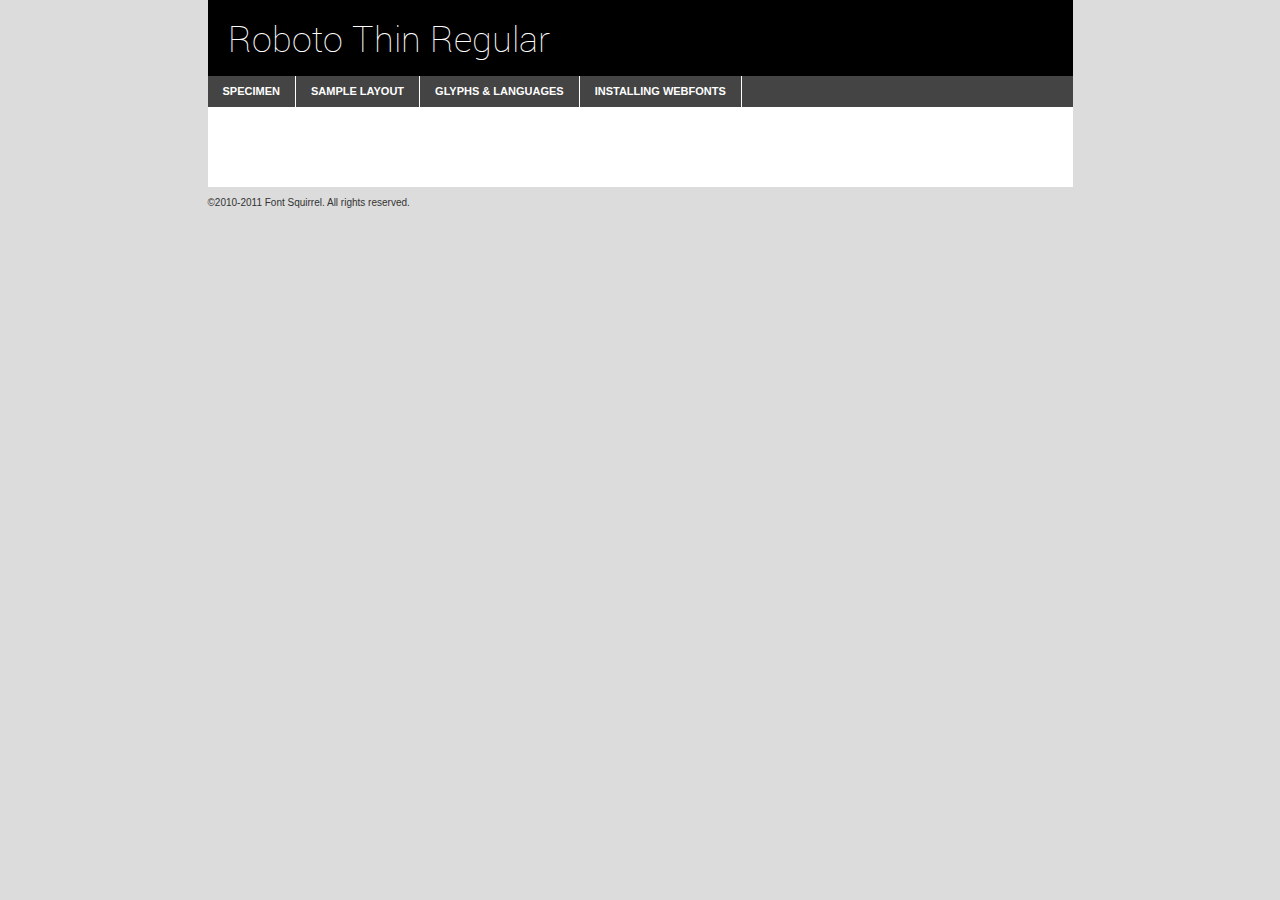
<file: firstproject_responsive/fonts/roboto/roboto-thin-demo.html>
<!DOCTYPE html PUBLIC "-//W3C//DTD XHTML 1.0 Transitional//EN"
	"http://www.w3.org/TR/xhtml1/DTD/xhtml1-transitional.dtd">

<html xmlns="http://www.w3.org/1999/xhtml" xml:lang="en" lang="en">
<head>
	<meta http-equiv="Content-Type" content="text/html; charset=utf-8" />
	<script src="http://ajax.googleapis.com/ajax/libs/jquery/1.7.2/jquery.min.js" type="text/javascript" charset="utf-8"></script>
	<script src="specimen_files/easytabs.js" type="text/javascript" charset="utf-8"></script>
	<link rel="stylesheet" href="specimen_files/specimen_stylesheet.css" type="text/css" charset="utf-8" />
	<link rel="stylesheet" href="stylesheet.css" type="text/css" charset="utf-8" />

	<style type="text/css">
					body{
				font-family: 'robotothin';
							}
		</style>

	<title>Roboto Thin Regular Specimen</title>
	
	
	<script type="text/javascript" charset="utf-8">
		$(document).ready(function() {
			$('#container').easyTabs({defaultContent:1});
		});
	</script>
</head>

<body>
<div id="container">
	<div id="header">
		Roboto Thin Regular	</div>
	<ul class="tabs">
		<li><a href="#specimen">Specimen</a></li>
		<li><a href="#layout">Sample Layout</a></li>
				<li><a href="#glyphs">Glyphs &amp; Languages</a></li>
		<li><a href="#installing">Installing Webfonts</a></li>
		
	</ul>
	
	<div id="main_content">

		
			<div id="specimen">
		
				<div class="section">
					<div class="grid12 firstcol">
						<div class="huge">AaBb</div>
					</div>
				</div>
		
				<div class="section">
					<div class="glyph_range">A&#x200B;B&#x200b;C&#x200b;D&#x200b;E&#x200b;F&#x200b;G&#x200b;H&#x200b;I&#x200b;J&#x200b;K&#x200b;L&#x200b;M&#x200b;N&#x200b;O&#x200b;P&#x200b;Q&#x200b;R&#x200b;S&#x200b;T&#x200b;U&#x200b;V&#x200b;W&#x200b;X&#x200b;Y&#x200b;Z&#x200b;a&#x200b;b&#x200b;c&#x200b;d&#x200b;e&#x200b;f&#x200b;g&#x200b;h&#x200b;i&#x200b;j&#x200b;k&#x200b;l&#x200b;m&#x200b;n&#x200b;o&#x200b;p&#x200b;q&#x200b;r&#x200b;s&#x200b;t&#x200b;u&#x200b;v&#x200b;w&#x200b;x&#x200b;y&#x200b;z&#x200b;1&#x200b;2&#x200b;3&#x200b;4&#x200b;5&#x200b;6&#x200b;7&#x200b;8&#x200b;9&#x200b;0&#x200b;&amp;&#x200b;.&#x200b;,&#x200b;?&#x200b;!&#x200b;&#64;&#x200b;(&#x200b;)&#x200b;#&#x200b;$&#x200b;%&#x200b;*&#x200b;+&#x200b;-&#x200b;=&#x200b;:&#x200b;;</div>
				</div>
				<div class="section">
					<div class="grid12 firstcol">
						<table class="sample_table">
							<tr><td>10</td><td class="size10">abcdefghijklmnopqrstuvwxyzABCDEFGHIJKLMNOPQRSTUVWXYZ0123456789abcdefghijklmnopqrstuvwxyzABCDEFGHIJKLMNOPQRSTUVWXYZ0123456789abcdefghijklmnopqrstuvwxyzABCDEFGHIJKLMNOPQRSTUVWXYZ</td></tr>
							<tr><td>11</td><td class="size11">abcdefghijklmnopqrstuvwxyzABCDEFGHIJKLMNOPQRSTUVWXYZ0123456789abcdefghijklmnopqrstuvwxyzABCDEFGHIJKLMNOPQRSTUVWXYZ0123456789abcdefghijklmnopqrstuvwxyzABCDEFGHIJKLMNOPQRSTUVWXYZ</td></tr>
							<tr><td>12</td><td class="size12">abcdefghijklmnopqrstuvwxyzABCDEFGHIJKLMNOPQRSTUVWXYZ0123456789abcdefghijklmnopqrstuvwxyzABCDEFGHIJKLMNOPQRSTUVWXYZ0123456789abcdefghijklmnopqrstuvwxyzABCDEFGHIJKLMNOPQRSTUVWXYZ</td></tr>
							<tr><td>13</td><td class="size13">abcdefghijklmnopqrstuvwxyzABCDEFGHIJKLMNOPQRSTUVWXYZ0123456789abcdefghijklmnopqrstuvwxyzABCDEFGHIJKLMNOPQRSTUVWXYZ0123456789abcdefghijklmnopqrstuvwxyzABCDEFGHIJKLMNOPQRSTUVWXYZ</td></tr>
							<tr><td>14</td><td class="size14">abcdefghijklmnopqrstuvwxyzABCDEFGHIJKLMNOPQRSTUVWXYZ0123456789abcdefghijklmnopqrstuvwxyzABCDEFGHIJKLMNOPQRSTUVWXYZ0123456789abcdefghijklmnopqrstuvwxyzABCDEFGHIJKLMNOPQRSTUVWXYZ</td></tr>
							<tr><td>16</td><td class="size16">abcdefghijklmnopqrstuvwxyzABCDEFGHIJKLMNOPQRSTUVWXYZ0123456789abcdefghijklmnopqrstuvwxyzABCDEFGHIJKLMNOPQRSTUVWXYZ</td></tr>
							<tr><td>18</td><td class="size18">abcdefghijklmnopqrstuvwxyzABCDEFGHIJKLMNOPQRSTUVWXYZ0123456789abcdefghijklmnopqrstuvwxyzABCDEFGHIJKLMNOPQRSTUVWXYZ</td></tr>
							<tr><td>20</td><td class="size20">abcdefghijklmnopqrstuvwxyzABCDEFGHIJKLMNOPQRSTUVWXYZ0123456789abcdefghijklmnopqrstuvwxyzABCDEFGHIJKLMNOPQRSTUVWXYZ</td></tr>
							<tr><td>24</td><td class="size24">abcdefghijklmnopqrstuvwxyzABCDEFGHIJKLMNOPQRSTUVWXYZ0123456789abcdefghijklmnopqrstuvwxyzABCDEFGHIJKLMNOPQRSTUVWXYZ</td></tr>
							<tr><td>30</td><td class="size30">abcdefghijklmnopqrstuvwxyzABCDEFGHIJKLMNOPQRSTUVWXYZ0123456789abcdefghijklmnopqrstuvwxyzABCDEFGHIJKLMNOPQRSTUVWXYZ</td></tr>
							<tr><td>36</td><td class="size36">abcdefghijklmnopqrstuvwxyzABCDEFGHIJKLMNOPQRSTUVWXYZ0123456789abcdefghijklmnopqrstuvwxyzABCDEFGHIJKLMNOPQRSTUVWXYZ</td></tr>
							<tr><td>48</td><td class="size48">abcdefghijklmnopqrstuvwxyzABCDEFGHIJKLMNOPQRSTUVWXYZ0123456789abcdefghijklmnopqrstuvwxyzABCDEFGHIJKLMNOPQRSTUVWXYZ</td></tr>
							<tr><td>60</td><td class="size60">abcdefghijklmnopqrstuvwxyzABCDEFGHIJKLMNOPQRSTUVWXYZ0123456789abcdefghijklmnopqrstuvwxyzABCDEFGHIJKLMNOPQRSTUVWXYZ</td></tr>
							<tr><td>72</td><td class="size72">abcdefghijklmnopqrstuvwxyzABCDEFGHIJKLMNOPQRSTUVWXYZ0123456789abcdefghijklmnopqrstuvwxyzABCDEFGHIJKLMNOPQRSTUVWXYZ</td></tr>
							<tr><td>90</td><td class="size90">abcdefghijklmnopqrstuvwxyzABCDEFGHIJKLMNOPQRSTUVWXYZ0123456789abcdefghijklmnopqrstuvwxyzABCDEFGHIJKLMNOPQRSTUVWXYZ</td></tr>
						</table>
				
					</div>
			
				</div>
		
		
		
								<div class="section" id="bodycomparison">


										<div id="xheight">
				<div class="fontbody">&#x25FC;&#x25FC;&#x25FC;&#x25FC;&#x25FC;&#x25FC;&#x25FC;&#x25FC;&#x25FC;&#x25FC;&#x25FC;&#x25FC;&#x25FC;&#x25FC;&#x25FC;&#x25FC;&#x25FC;&#x25FC;&#x25FC;&#x25FC;&#x25FC;&#x25FC;&#x25FC;&#x25FC;&#x25FC;&#x25FC;&#x25FC;&#x25FC;&#x25FC;&#x25FC;&#x25FC;&#x25FC;&#x25FC;&#x25FC;&#x25FC;&#x25FC;&#x25FC;&#x25FC;&#x25FC;&#x25FC;&#x25FC;&#x25FC;&#x25FC;&#x25FC;&#x25FC;&#x25FC;&#x25FC;&#x25FC;&#x25FC;&#x25FC;&#x25FC;&#x25FC;&#x25FC;&#x25FC;&#x25FC;&#x25FC;&#x25FC;&#x25FC;&#x25FC;&#x25FC;&#x25FC;&#x25FC;&#x25FC;&#x25FC;&#x25FC;&#x25FC;&#x25FC;&#x25FC;&#x25FC;&#x25FC;&#x25FC;&#x25FC;&#x25FC;&#x25FC;&#x25FC;&#x25FC;&#x25FC;&#x25FC;&#x25FC;&#x25FC;&#x25FC;&#x25FC;&#x25FC;&#x25FC;&#x25FC;&#x25FC;&#x25FC;&#x25FC;&#x25FC;&#x25FC;&#x25FC;&#x25FC;&#x25FC;&#x25FC;&#x25FC;&#x25FC;&#x25FC;&#x25FC;&#x25FC;body</div><div class="arialbody">body</div><div class="verdanabody">body</div><div class="georgiabody">body</div></div>
										<div class="fontbody" style="z-index:1">
											body<span>Roboto Thin Regular</span>
										</div>
										<div class="arialbody" style="z-index:1">
											body<span>Arial</span>
										</div>
										<div class="verdanabody" style="z-index:1">
											body<span>Verdana</span>
										</div>
										<div class="georgiabody" style="z-index:1">
											body<span>Georgia</span>
										</div>



								</div>
		
		
				<div class="section psample psample_row1" id="">
					
					<div class="grid2 firstcol">
						<p class="size10"><span>10.</span>Aenean lacinia bibendum nulla sed consectetur. Fusce dapibus, tellus ac cursus commodo, tortor mauris condimentum nibh, ut fermentum massa justo sit amet risus. Nullam id dolor id nibh ultricies vehicula ut id elit. Cum sociis natoque penatibus et magnis dis parturient montes, nascetur ridiculus mus. Nulla vitae elit libero, a pharetra augue.</p>
			
					</div>
					<div class="grid3">
						<p class="size11"><span>11.</span>Aenean lacinia bibendum nulla sed consectetur. Fusce dapibus, tellus ac cursus commodo, tortor mauris condimentum nibh, ut fermentum massa justo sit amet risus. Nullam id dolor id nibh ultricies vehicula ut id elit. Cum sociis natoque penatibus et magnis dis parturient montes, nascetur ridiculus mus. Nulla vitae elit libero, a pharetra augue.</p>
			
					</div>
					<div class="grid3">
						<p class="size12"><span>12.</span>Aenean lacinia bibendum nulla sed consectetur. Fusce dapibus, tellus ac cursus commodo, tortor mauris condimentum nibh, ut fermentum massa justo sit amet risus. Nullam id dolor id nibh ultricies vehicula ut id elit. Cum sociis natoque penatibus et magnis dis parturient montes, nascetur ridiculus mus. Nulla vitae elit libero, a pharetra augue.</p>
			
					</div>
					<div class="grid4">
						<p class="size13"><span>13.</span>Aenean lacinia bibendum nulla sed consectetur. Fusce dapibus, tellus ac cursus commodo, tortor mauris condimentum nibh, ut fermentum massa justo sit amet risus. Nullam id dolor id nibh ultricies vehicula ut id elit. Cum sociis natoque penatibus et magnis dis parturient montes, nascetur ridiculus mus. Nulla vitae elit libero, a pharetra augue.</p>
			
					</div>
					<div class="white_blend"></div>
					
				</div>
				<div class="section psample psample_row2" id="">
					<div class="grid3 firstcol">
						<p class="size14"><span>14.</span>Aenean lacinia bibendum nulla sed consectetur. Fusce dapibus, tellus ac cursus commodo, tortor mauris condimentum nibh, ut fermentum massa justo sit amet risus. Nullam id dolor id nibh ultricies vehicula ut id elit. Cum sociis natoque penatibus et magnis dis parturient montes, nascetur ridiculus mus. Nulla vitae elit libero, a pharetra augue.</p>
			
					</div>
					<div class="grid4">
						<p class="size16"><span>16.</span>Aenean lacinia bibendum nulla sed consectetur. Fusce dapibus, tellus ac cursus commodo, tortor mauris condimentum nibh, ut fermentum massa justo sit amet risus. Nullam id dolor id nibh ultricies vehicula ut id elit. Cum sociis natoque penatibus et magnis dis parturient montes, nascetur ridiculus mus. Nulla vitae elit libero, a pharetra augue.</p>
			
					</div>
					<div class="grid5">
						<p class="size18"><span>18.</span>Aenean lacinia bibendum nulla sed consectetur. Fusce dapibus, tellus ac cursus commodo, tortor mauris condimentum nibh, ut fermentum massa justo sit amet risus. Nullam id dolor id nibh ultricies vehicula ut id elit. Cum sociis natoque penatibus et magnis dis parturient montes, nascetur ridiculus mus. Nulla vitae elit libero, a pharetra augue.</p>
			
					</div>

					<div class="white_blend"></div>

				</div>
				
				<div class="section psample psample_row3" id="">
					<div class="grid5 firstcol">
						<p class="size20"><span>20.</span>Aenean lacinia bibendum nulla sed consectetur. Fusce dapibus, tellus ac cursus commodo, tortor mauris condimentum nibh, ut fermentum massa justo sit amet risus. Nullam id dolor id nibh ultricies vehicula ut id elit. Cum sociis natoque penatibus et magnis dis parturient montes, nascetur ridiculus mus. Nulla vitae elit libero, a pharetra augue.</p>
					</div>
					<div class="grid7">
						<p class="size24"><span>24.</span>Aenean lacinia bibendum nulla sed consectetur. Fusce dapibus, tellus ac cursus commodo, tortor mauris condimentum nibh, ut fermentum massa justo sit amet risus. Nullam id dolor id nibh ultricies vehicula ut id elit. Cum sociis natoque penatibus et magnis dis parturient montes, nascetur ridiculus mus. Nulla vitae elit libero, a pharetra augue.</p>
					</div>
					
					<div class="white_blend"></div>
					
				</div>
				
				<div class="section psample psample_row4" id="">
					<div class="grid12 firstcol">
						<p class="size30"><span>30.</span>Aenean lacinia bibendum nulla sed consectetur. Fusce dapibus, tellus ac cursus commodo, tortor mauris condimentum nibh, ut fermentum massa justo sit amet risus. Nullam id dolor id nibh ultricies vehicula ut id elit. Cum sociis natoque penatibus et magnis dis parturient montes, nascetur ridiculus mus. Nulla vitae elit libero, a pharetra augue.</p>
					</div>
					<div class="white_blend"></div>
					
				</div>
				
				
				
				<div class="section psample psample_row1 fullreverse">
					<div class="grid2 firstcol">
						<p class="size10"><span>10.</span>Aenean lacinia bibendum nulla sed consectetur. Fusce dapibus, tellus ac cursus commodo, tortor mauris condimentum nibh, ut fermentum massa justo sit amet risus. Nullam id dolor id nibh ultricies vehicula ut id elit. Cum sociis natoque penatibus et magnis dis parturient montes, nascetur ridiculus mus. Nulla vitae elit libero, a pharetra augue.</p>
			
					</div>
					<div class="grid3">
						<p class="size11"><span>11.</span>Aenean lacinia bibendum nulla sed consectetur. Fusce dapibus, tellus ac cursus commodo, tortor mauris condimentum nibh, ut fermentum massa justo sit amet risus. Nullam id dolor id nibh ultricies vehicula ut id elit. Cum sociis natoque penatibus et magnis dis parturient montes, nascetur ridiculus mus. Nulla vitae elit libero, a pharetra augue.</p>
			
					</div>
					<div class="grid3">
						<p class="size12"><span>12.</span>Aenean lacinia bibendum nulla sed consectetur. Fusce dapibus, tellus ac cursus commodo, tortor mauris condimentum nibh, ut fermentum massa justo sit amet risus. Nullam id dolor id nibh ultricies vehicula ut id elit. Cum sociis natoque penatibus et magnis dis parturient montes, nascetur ridiculus mus. Nulla vitae elit libero, a pharetra augue.</p>
			
					</div>
					<div class="grid4">
						<p class="size13"><span>13.</span>Aenean lacinia bibendum nulla sed consectetur. Fusce dapibus, tellus ac cursus commodo, tortor mauris condimentum nibh, ut fermentum massa justo sit amet risus. Nullam id dolor id nibh ultricies vehicula ut id elit. Cum sociis natoque penatibus et magnis dis parturient montes, nascetur ridiculus mus. Nulla vitae elit libero, a pharetra augue.</p>
			
					</div>
					<div class="black_blend"></div>
					
				</div>
				
				<div class="section psample psample_row2 fullreverse">
					<div class="grid3 firstcol">
						<p class="size14"><span>14.</span>Aenean lacinia bibendum nulla sed consectetur. Fusce dapibus, tellus ac cursus commodo, tortor mauris condimentum nibh, ut fermentum massa justo sit amet risus. Nullam id dolor id nibh ultricies vehicula ut id elit. Cum sociis natoque penatibus et magnis dis parturient montes, nascetur ridiculus mus. Nulla vitae elit libero, a pharetra augue.</p>
			
					</div>
					<div class="grid4">
						<p class="size16"><span>16.</span>Aenean lacinia bibendum nulla sed consectetur. Fusce dapibus, tellus ac cursus commodo, tortor mauris condimentum nibh, ut fermentum massa justo sit amet risus. Nullam id dolor id nibh ultricies vehicula ut id elit. Cum sociis natoque penatibus et magnis dis parturient montes, nascetur ridiculus mus. Nulla vitae elit libero, a pharetra augue.</p>
			
					</div>
					<div class="grid5">
						<p class="size18"><span>18.</span>Aenean lacinia bibendum nulla sed consectetur. Fusce dapibus, tellus ac cursus commodo, tortor mauris condimentum nibh, ut fermentum massa justo sit amet risus. Nullam id dolor id nibh ultricies vehicula ut id elit. Cum sociis natoque penatibus et magnis dis parturient montes, nascetur ridiculus mus. Nulla vitae elit libero, a pharetra augue.</p>
			
					</div>
					<div class="black_blend"></div>

				</div>
				
				<div class="section psample fullreverse psample_row3" id="">
					<div class="grid5 firstcol">
						<p class="size20"><span>20.</span>Aenean lacinia bibendum nulla sed consectetur. Fusce dapibus, tellus ac cursus commodo, tortor mauris condimentum nibh, ut fermentum massa justo sit amet risus. Nullam id dolor id nibh ultricies vehicula ut id elit. Cum sociis natoque penatibus et magnis dis parturient montes, nascetur ridiculus mus. Nulla vitae elit libero, a pharetra augue.</p>
					</div>
					<div class="grid7">
						<p class="size24"><span>24.</span>Aenean lacinia bibendum nulla sed consectetur. Fusce dapibus, tellus ac cursus commodo, tortor mauris condimentum nibh, ut fermentum massa justo sit amet risus. Nullam id dolor id nibh ultricies vehicula ut id elit. Cum sociis natoque penatibus et magnis dis parturient montes, nascetur ridiculus mus. Nulla vitae elit libero, a pharetra augue.</p>
					</div>
					
					<div class="black_blend"></div>
					
				</div>
				
				<div class="section psample fullreverse psample_row4" id="" style="border-bottom: 20px #000 solid;">
					<div class="grid12 firstcol">
						<p class="size30"><span>30.</span>Aenean lacinia bibendum nulla sed consectetur. Fusce dapibus, tellus ac cursus commodo, tortor mauris condimentum nibh, ut fermentum massa justo sit amet risus. Nullam id dolor id nibh ultricies vehicula ut id elit. Cum sociis natoque penatibus et magnis dis parturient montes, nascetur ridiculus mus. Nulla vitae elit libero, a pharetra augue.</p>
					</div>
					<div class="black_blend"></div>
					
				</div>
				
				
				
				
			</div>
			
			<div id="layout">
				
				<div class="section">
					
					<div class="grid12 firstcol">
						<h1>Lorem Ipsum Dolor</h1>
						<h2>Etiam porta sem malesuada magna mollis euismod</h2>
						
						<p class="byline">By <a href="#link">Aenean Lacinia</a></p>
					</div>
				</div>
				<div class="section">
					<div class="grid8 firstcol">
						<p class="large">Donec sed odio dui. Morbi leo risus, porta ac consectetur ac, vestibulum at eros. Fusce dapibus, tellus ac cursus commodo, tortor mauris condimentum nibh, ut fermentum massa justo sit amet risus. </p>

						
						<h3>Pellentesque ornare sem</h3>

						<p>Maecenas sed diam eget risus varius blandit sit amet non magna. Maecenas faucibus mollis interdum. Donec ullamcorper nulla non metus auctor fringilla. Nullam id dolor id nibh ultricies vehicula ut id elit. Nullam id dolor id nibh ultricies vehicula ut id elit. </p>

						<p>Aenean eu leo quam. Pellentesque ornare sem lacinia quam venenatis vestibulum. Lorem ipsum dolor sit amet, consectetur adipiscing elit. Cum sociis natoque penatibus et magnis dis parturient montes, nascetur ridiculus mus. </p>

						<p>Nulla vitae elit libero, a pharetra augue. Praesent commodo cursus magna, vel scelerisque nisl consectetur et. Aenean lacinia bibendum nulla sed consectetur. </p>

						<p>Nullam quis risus eget urna mollis ornare vel eu leo. Nullam quis risus eget urna mollis ornare vel eu leo. Maecenas sed diam eget risus varius blandit sit amet non magna. Donec ullamcorper nulla non metus auctor fringilla. </p>

						<h3>Cras mattis consectetur</h3>

						<p>Aenean eu leo quam. Pellentesque ornare sem lacinia quam venenatis vestibulum. Aenean lacinia bibendum nulla sed consectetur. Integer posuere erat a ante venenatis dapibus posuere velit aliquet. Cras mattis consectetur purus sit amet fermentum. </p>

						<p>Nullam id dolor id nibh ultricies vehicula ut id elit. Nullam quis risus eget urna mollis ornare vel eu leo. Cras mattis consectetur purus sit amet fermentum.</p>
					</div>
					
					<div class="grid4 sidebar">
						
						<div class="box reverse">
							<p class="last">Nullam quis risus eget urna mollis ornare vel eu leo. Donec ullamcorper nulla non metus auctor fringilla. Cras mattis consectetur purus sit amet fermentum. Sed posuere consectetur est at lobortis. Lorem ipsum dolor sit amet, consectetur adipiscing elit. </p>
						</div>
						
						<p class="caption">Maecenas sed diam eget risus varius.</p>

						<p>Vestibulum id ligula porta felis euismod semper. Integer posuere erat a ante venenatis dapibus posuere velit aliquet. Vestibulum id ligula porta felis euismod semper. Sed posuere consectetur est at lobortis. Maecenas sed diam eget risus varius blandit sit amet non magna. Fusce dapibus, tellus ac cursus commodo, tortor mauris condimentum nibh, ut fermentum massa justo sit amet risus. </p>

					

						<p>Duis mollis, est non commodo luctus, nisi erat porttitor ligula, eget lacinia odio sem nec elit. Aenean lacinia bibendum nulla sed consectetur. Vivamus sagittis lacus vel augue laoreet rutrum faucibus dolor auctor. Aenean lacinia bibendum nulla sed consectetur. Nullam quis risus eget urna mollis ornare vel eu leo. </p>

						<p>Praesent commodo cursus magna, vel scelerisque nisl consectetur et. Donec ullamcorper nulla non metus auctor fringilla. Maecenas faucibus mollis interdum. Fusce dapibus, tellus ac cursus commodo, tortor mauris condimentum nibh, ut fermentum massa justo sit amet risus. </p>

					</div>
				</div>
				
			</div>


			



		<div id="glyphs">
			<div class="section">
				<div class="grid12 firstcol">
			
				<h1>Language Support</h1>
				<p>The subset of Roboto Thin Regular in this kit supports the following languages:<br />
			
					Albanian, Basque, Breton, Chamorro, Danish, Dutch, English, Faroese, Finnish, French, Frisian, Galician, German, Icelandic, Italian, Malagasy, Norwegian, Portuguese, Spanish, Swedish				</p>
				<h1>Glyph Chart</h1>
				<p>The subset of Roboto Thin Regular in this kit includes all the glyphs listed below. Unicode entities are included above each glyph to help you insert individual characters into your layout.</p>
				<div id="glyph_chart">
			
																				 <div><p>&amp;#2;</p>&#2;</div>
																				 <div><p>&amp;#9;</p>&#9;</div>
																				 <div><p>&amp;#13;</p>&#13;</div>
																				 <div><p>&amp;#32;</p>&#32;</div>
																				 <div><p>&amp;#33;</p>&#33;</div>
																				 <div><p>&amp;#34;</p>&#34;</div>
																				 <div><p>&amp;#35;</p>&#35;</div>
																				 <div><p>&amp;#36;</p>&#36;</div>
																				 <div><p>&amp;#37;</p>&#37;</div>
																				 <div><p>&amp;#38;</p>&#38;</div>
																				 <div><p>&amp;#39;</p>&#39;</div>
																				 <div><p>&amp;#40;</p>&#40;</div>
																				 <div><p>&amp;#41;</p>&#41;</div>
																				 <div><p>&amp;#42;</p>&#42;</div>
																				 <div><p>&amp;#43;</p>&#43;</div>
																				 <div><p>&amp;#44;</p>&#44;</div>
																				 <div><p>&amp;#45;</p>&#45;</div>
																				 <div><p>&amp;#46;</p>&#46;</div>
																				 <div><p>&amp;#47;</p>&#47;</div>
																				 <div><p>&amp;#48;</p>&#48;</div>
																				 <div><p>&amp;#49;</p>&#49;</div>
																				 <div><p>&amp;#50;</p>&#50;</div>
																				 <div><p>&amp;#51;</p>&#51;</div>
																				 <div><p>&amp;#52;</p>&#52;</div>
																				 <div><p>&amp;#53;</p>&#53;</div>
																				 <div><p>&amp;#54;</p>&#54;</div>
																				 <div><p>&amp;#55;</p>&#55;</div>
																				 <div><p>&amp;#56;</p>&#56;</div>
																				 <div><p>&amp;#57;</p>&#57;</div>
																				 <div><p>&amp;#58;</p>&#58;</div>
																				 <div><p>&amp;#59;</p>&#59;</div>
																				 <div><p>&amp;#60;</p>&#60;</div>
																				 <div><p>&amp;#61;</p>&#61;</div>
																				 <div><p>&amp;#62;</p>&#62;</div>
																				 <div><p>&amp;#63;</p>&#63;</div>
																				 <div><p>&amp;#64;</p>&#64;</div>
																				 <div><p>&amp;#65;</p>&#65;</div>
																				 <div><p>&amp;#66;</p>&#66;</div>
																				 <div><p>&amp;#67;</p>&#67;</div>
																				 <div><p>&amp;#68;</p>&#68;</div>
																				 <div><p>&amp;#69;</p>&#69;</div>
																				 <div><p>&amp;#70;</p>&#70;</div>
																				 <div><p>&amp;#71;</p>&#71;</div>
																				 <div><p>&amp;#72;</p>&#72;</div>
																				 <div><p>&amp;#73;</p>&#73;</div>
																				 <div><p>&amp;#74;</p>&#74;</div>
																				 <div><p>&amp;#75;</p>&#75;</div>
																				 <div><p>&amp;#76;</p>&#76;</div>
																				 <div><p>&amp;#77;</p>&#77;</div>
																				 <div><p>&amp;#78;</p>&#78;</div>
																				 <div><p>&amp;#79;</p>&#79;</div>
																				 <div><p>&amp;#80;</p>&#80;</div>
																				 <div><p>&amp;#81;</p>&#81;</div>
																				 <div><p>&amp;#82;</p>&#82;</div>
																				 <div><p>&amp;#83;</p>&#83;</div>
																				 <div><p>&amp;#84;</p>&#84;</div>
																				 <div><p>&amp;#85;</p>&#85;</div>
																				 <div><p>&amp;#86;</p>&#86;</div>
																				 <div><p>&amp;#87;</p>&#87;</div>
																				 <div><p>&amp;#88;</p>&#88;</div>
																				 <div><p>&amp;#89;</p>&#89;</div>
																				 <div><p>&amp;#90;</p>&#90;</div>
																				 <div><p>&amp;#91;</p>&#91;</div>
																				 <div><p>&amp;#92;</p>&#92;</div>
																				 <div><p>&amp;#93;</p>&#93;</div>
																				 <div><p>&amp;#94;</p>&#94;</div>
																				 <div><p>&amp;#95;</p>&#95;</div>
																				 <div><p>&amp;#96;</p>&#96;</div>
																				 <div><p>&amp;#97;</p>&#97;</div>
																				 <div><p>&amp;#98;</p>&#98;</div>
																				 <div><p>&amp;#99;</p>&#99;</div>
																				 <div><p>&amp;#100;</p>&#100;</div>
																				 <div><p>&amp;#101;</p>&#101;</div>
																				 <div><p>&amp;#102;</p>&#102;</div>
																				 <div><p>&amp;#103;</p>&#103;</div>
																				 <div><p>&amp;#104;</p>&#104;</div>
																				 <div><p>&amp;#105;</p>&#105;</div>
																				 <div><p>&amp;#106;</p>&#106;</div>
																				 <div><p>&amp;#107;</p>&#107;</div>
																				 <div><p>&amp;#108;</p>&#108;</div>
																				 <div><p>&amp;#109;</p>&#109;</div>
																				 <div><p>&amp;#110;</p>&#110;</div>
																				 <div><p>&amp;#111;</p>&#111;</div>
																				 <div><p>&amp;#112;</p>&#112;</div>
																				 <div><p>&amp;#113;</p>&#113;</div>
																				 <div><p>&amp;#114;</p>&#114;</div>
																				 <div><p>&amp;#115;</p>&#115;</div>
																				 <div><p>&amp;#116;</p>&#116;</div>
																				 <div><p>&amp;#117;</p>&#117;</div>
																				 <div><p>&amp;#118;</p>&#118;</div>
																				 <div><p>&amp;#119;</p>&#119;</div>
																				 <div><p>&amp;#120;</p>&#120;</div>
																				 <div><p>&amp;#121;</p>&#121;</div>
																				 <div><p>&amp;#122;</p>&#122;</div>
																				 <div><p>&amp;#123;</p>&#123;</div>
																				 <div><p>&amp;#124;</p>&#124;</div>
																				 <div><p>&amp;#125;</p>&#125;</div>
																				 <div><p>&amp;#126;</p>&#126;</div>
																				 <div><p>&amp;#160;</p>&#160;</div>
																				 <div><p>&amp;#161;</p>&#161;</div>
																				 <div><p>&amp;#162;</p>&#162;</div>
																				 <div><p>&amp;#163;</p>&#163;</div>
																				 <div><p>&amp;#164;</p>&#164;</div>
																				 <div><p>&amp;#165;</p>&#165;</div>
																				 <div><p>&amp;#166;</p>&#166;</div>
																				 <div><p>&amp;#167;</p>&#167;</div>
																				 <div><p>&amp;#168;</p>&#168;</div>
																				 <div><p>&amp;#169;</p>&#169;</div>
																				 <div><p>&amp;#170;</p>&#170;</div>
																				 <div><p>&amp;#171;</p>&#171;</div>
																				 <div><p>&amp;#172;</p>&#172;</div>
																				 <div><p>&amp;#173;</p>&#173;</div>
																				 <div><p>&amp;#174;</p>&#174;</div>
																				 <div><p>&amp;#175;</p>&#175;</div>
																				 <div><p>&amp;#176;</p>&#176;</div>
																				 <div><p>&amp;#177;</p>&#177;</div>
																				 <div><p>&amp;#178;</p>&#178;</div>
																				 <div><p>&amp;#179;</p>&#179;</div>
																				 <div><p>&amp;#180;</p>&#180;</div>
																				 <div><p>&amp;#181;</p>&#181;</div>
																				 <div><p>&amp;#182;</p>&#182;</div>
																				 <div><p>&amp;#183;</p>&#183;</div>
																				 <div><p>&amp;#184;</p>&#184;</div>
																				 <div><p>&amp;#185;</p>&#185;</div>
																				 <div><p>&amp;#186;</p>&#186;</div>
																				 <div><p>&amp;#187;</p>&#187;</div>
																				 <div><p>&amp;#188;</p>&#188;</div>
																				 <div><p>&amp;#189;</p>&#189;</div>
																				 <div><p>&amp;#190;</p>&#190;</div>
																				 <div><p>&amp;#191;</p>&#191;</div>
																				 <div><p>&amp;#192;</p>&#192;</div>
																				 <div><p>&amp;#193;</p>&#193;</div>
																				 <div><p>&amp;#194;</p>&#194;</div>
																				 <div><p>&amp;#195;</p>&#195;</div>
																				 <div><p>&amp;#196;</p>&#196;</div>
																				 <div><p>&amp;#197;</p>&#197;</div>
																				 <div><p>&amp;#198;</p>&#198;</div>
																				 <div><p>&amp;#199;</p>&#199;</div>
																				 <div><p>&amp;#200;</p>&#200;</div>
																				 <div><p>&amp;#201;</p>&#201;</div>
																				 <div><p>&amp;#202;</p>&#202;</div>
																				 <div><p>&amp;#203;</p>&#203;</div>
																				 <div><p>&amp;#204;</p>&#204;</div>
																				 <div><p>&amp;#205;</p>&#205;</div>
																				 <div><p>&amp;#206;</p>&#206;</div>
																				 <div><p>&amp;#207;</p>&#207;</div>
																				 <div><p>&amp;#208;</p>&#208;</div>
																				 <div><p>&amp;#209;</p>&#209;</div>
																				 <div><p>&amp;#210;</p>&#210;</div>
																				 <div><p>&amp;#211;</p>&#211;</div>
																				 <div><p>&amp;#212;</p>&#212;</div>
																				 <div><p>&amp;#213;</p>&#213;</div>
																				 <div><p>&amp;#214;</p>&#214;</div>
																				 <div><p>&amp;#215;</p>&#215;</div>
																				 <div><p>&amp;#216;</p>&#216;</div>
																				 <div><p>&amp;#217;</p>&#217;</div>
																				 <div><p>&amp;#218;</p>&#218;</div>
																				 <div><p>&amp;#219;</p>&#219;</div>
																				 <div><p>&amp;#220;</p>&#220;</div>
																				 <div><p>&amp;#221;</p>&#221;</div>
																				 <div><p>&amp;#222;</p>&#222;</div>
																				 <div><p>&amp;#223;</p>&#223;</div>
																				 <div><p>&amp;#224;</p>&#224;</div>
																				 <div><p>&amp;#225;</p>&#225;</div>
																				 <div><p>&amp;#226;</p>&#226;</div>
																				 <div><p>&amp;#227;</p>&#227;</div>
																				 <div><p>&amp;#228;</p>&#228;</div>
																				 <div><p>&amp;#229;</p>&#229;</div>
																				 <div><p>&amp;#230;</p>&#230;</div>
																				 <div><p>&amp;#231;</p>&#231;</div>
																				 <div><p>&amp;#232;</p>&#232;</div>
																				 <div><p>&amp;#233;</p>&#233;</div>
																				 <div><p>&amp;#234;</p>&#234;</div>
																				 <div><p>&amp;#235;</p>&#235;</div>
																				 <div><p>&amp;#236;</p>&#236;</div>
																				 <div><p>&amp;#237;</p>&#237;</div>
																				 <div><p>&amp;#238;</p>&#238;</div>
																				 <div><p>&amp;#239;</p>&#239;</div>
																				 <div><p>&amp;#240;</p>&#240;</div>
																				 <div><p>&amp;#241;</p>&#241;</div>
																				 <div><p>&amp;#242;</p>&#242;</div>
																				 <div><p>&amp;#243;</p>&#243;</div>
																				 <div><p>&amp;#244;</p>&#244;</div>
																				 <div><p>&amp;#245;</p>&#245;</div>
																				 <div><p>&amp;#246;</p>&#246;</div>
																				 <div><p>&amp;#247;</p>&#247;</div>
																				 <div><p>&amp;#248;</p>&#248;</div>
																				 <div><p>&amp;#249;</p>&#249;</div>
																				 <div><p>&amp;#250;</p>&#250;</div>
																				 <div><p>&amp;#251;</p>&#251;</div>
																				 <div><p>&amp;#252;</p>&#252;</div>
																				 <div><p>&amp;#253;</p>&#253;</div>
																				 <div><p>&amp;#254;</p>&#254;</div>
																				 <div><p>&amp;#255;</p>&#255;</div>
																				 <div><p>&amp;#338;</p>&#338;</div>
																				 <div><p>&amp;#339;</p>&#339;</div>
																				 <div><p>&amp;#376;</p>&#376;</div>
																				 <div><p>&amp;#710;</p>&#710;</div>
																				 <div><p>&amp;#732;</p>&#732;</div>
																				 <div><p>&amp;#8192;</p>&#8192;</div>
																				 <div><p>&amp;#8193;</p>&#8193;</div>
																				 <div><p>&amp;#8194;</p>&#8194;</div>
																				 <div><p>&amp;#8195;</p>&#8195;</div>
																				 <div><p>&amp;#8196;</p>&#8196;</div>
																				 <div><p>&amp;#8197;</p>&#8197;</div>
																				 <div><p>&amp;#8198;</p>&#8198;</div>
																				 <div><p>&amp;#8199;</p>&#8199;</div>
																				 <div><p>&amp;#8200;</p>&#8200;</div>
																				 <div><p>&amp;#8201;</p>&#8201;</div>
																				 <div><p>&amp;#8202;</p>&#8202;</div>
																				 <div><p>&amp;#8208;</p>&#8208;</div>
																				 <div><p>&amp;#8209;</p>&#8209;</div>
																				 <div><p>&amp;#8210;</p>&#8210;</div>
																				 <div><p>&amp;#8211;</p>&#8211;</div>
																				 <div><p>&amp;#8212;</p>&#8212;</div>
																				 <div><p>&amp;#8216;</p>&#8216;</div>
																				 <div><p>&amp;#8217;</p>&#8217;</div>
																				 <div><p>&amp;#8218;</p>&#8218;</div>
																				 <div><p>&amp;#8220;</p>&#8220;</div>
																				 <div><p>&amp;#8221;</p>&#8221;</div>
																				 <div><p>&amp;#8222;</p>&#8222;</div>
																				 <div><p>&amp;#8226;</p>&#8226;</div>
																				 <div><p>&amp;#8230;</p>&#8230;</div>
																				 <div><p>&amp;#8239;</p>&#8239;</div>
																				 <div><p>&amp;#8249;</p>&#8249;</div>
																				 <div><p>&amp;#8250;</p>&#8250;</div>
																				 <div><p>&amp;#8287;</p>&#8287;</div>
																				 <div><p>&amp;#8364;</p>&#8364;</div>
																				 <div><p>&amp;#8482;</p>&#8482;</div>
																				 <div><p>&amp;#9724;</p>&#9724;</div>
																				 <div><p>&amp;#64257;</p>&#64257;</div>
																				 <div><p>&amp;#64258;</p>&#64258;</div>
																				 <div><p>&amp;#64259;</p>&#64259;</div>
																				 <div><p>&amp;#64260;</p>&#64260;</div>
																																						</div>	
				</div>
		
		
			</div>
		</div>
		
		
		<div id="specs">
			
		</div>
	
		<div id="installing">
			<div class="section">
				<div class="grid7 firstcol">
					<h1>Installing Webfonts</h1>
					
					<p>Webfonts are supported by all major browser platforms but not all in the same way. There are currently four different font formats that must be included in order to target all browsers. This includes TTF, WOFF, EOT and SVG.</p>
					
					<h2>1. Upload your webfonts</h2>
					<p>You must upload your webfont kit to your website. They should be in or near the same directory as your CSS files.</p>
					
					<h2>2. Include the webfont stylesheet</h2>
					<p>A special CSS @font-face declaration helps the various browsers select the appropriate font it needs without causing you a bunch of headaches. Learn more about this syntax by reading the <a href="http://www.fontspring.com/blog/further-hardening-of-the-bulletproof-syntax">Fontspring blog post</a> about it. The code for it is as follows:</p>


<code>
@font-face{ 
	font-family: 'MyWebFont';
	src: url('WebFont.eot');
	src: url('WebFont.eot?#iefix') format('embedded-opentype'),
	     url('WebFont.woff') format('woff'),
	     url('WebFont.ttf') format('truetype'),
	     url('WebFont.svg#webfont') format('svg');
}
</code>

	<p>We've already gone ahead and generated the code for you. All you have to do is link to the stylesheet in your HTML, like this:</p>
	<code>&lt;link rel=&quot;stylesheet&quot; href=&quot;stylesheet.css&quot; type=&quot;text/css&quot; charset=&quot;utf-8&quot; /&gt;</code>

					<h2>3. Modify your own stylesheet</h2>
					<p>To take advantage of your new fonts, you must tell your stylesheet to use them. Look at the original @font-face declaration above and find the property called "font-family." The name linked there will be what you use to reference the font. Prepend that webfont name to the font stack in the "font-family" property, inside the selector you want to change. For example:</p>
<code>p { font-family: 'WebFont', Arial, sans-serif; }</code>

<h2>4. Test</h2>
<p>Getting webfonts to work cross-browser <em>can</em> be tricky. Use the information in the sidebar to help you if you find that fonts aren't loading in a particular browser.</p>
				</div>
				
				<div class="grid5 sidebar">
					<div class="box">
						<h2>Troubleshooting<br />Font-Face Problems</h2>
						<p>Having trouble getting your webfonts to load in your new website? Here are some tips to sort out what might be the problem.</p>

						<h3>Fonts not showing in any browser</h3>

						<p>This sounds like you need to work on the plumbing. You either did not upload the fonts to the correct directory, or you did not link the fonts properly in the CSS. If you've confirmed that all this is correct and you still have a problem, take a look at your .htaccess file and see if requests are getting intercepted.</p>

						<h3>Fonts not loading in iPhone or iPad</h3>

						<p>The most common problem here is that you are serving the fonts from an IIS server. IIS refuses to serve files that have unknown MIME types. If that is the case, you must set the MIME type for SVG to "image/svg+xml" in the server settings. Follow these instructions from Microsoft if you need help.</p>

						<h3>Fonts not loading in Firefox</h3>

						<p>The primary reason for this failure? You are still using a version Firefox older than 3.5. So upgrade already! If that isn't it, then you are very likely serving fonts from a different domain. Firefox requires that all font assets be served from the same domain. Lastly it is possible that you need to add WOFF to your list of MIME types (if you are serving via IIS.)</p>

						<h3>Fonts not loading in IE</h3>

						<p>Are you looking at Internet Explorer on an actual Windows machine or are you cheating by using a service like Adobe BrowserLab? Many of these screenshot services do not render @font-face for IE. Best to test it on a real machine.</p>

						<h3>Fonts not loading in IE9</h3>

						<p>IE9, like Firefox, requires that fonts be served from the same domain as the website. Make sure that is the case.</p>
					</div>
				</div>
			</div>
			
		</div>
	
	</div>
	<div id="footer">
		<p>&copy;2010-2011 Font Squirrel. All rights reserved.</p>
	</div>
</div>
</body>
</html>
</file>
<file: and1_project/css/main.css>
/*! HTML5 Boilerplate v5.1.0 | MIT License | https://html5boilerplate.com/ */

/*
 * What follows is the result of much research on cross-browser styling.
 * Credit left inline and big thanks to Nicolas Gallagher, Jonathan Neal,
 * Kroc Camen, and the H5BP dev community and team.
 */

/* ==========================================================================
   Base styles: opinionated defaults
   ========================================================================== */

html {
    color: #222;
    font-size: 1em;
    line-height: 1.4;
}

/*
 * Remove text-shadow in selection highlight:
 * https://twitter.com/miketaylr/status/12228805301
 *
 * These selection rule sets have to be separate.
 * Customize the background color to match your design.
 */

::-moz-selection {
    background: #b3d4fc;
    text-shadow: none;
}

::selection {
    background: #b3d4fc;
    text-shadow: none;
}

/*
 * A better looking default horizontal rule
 */

hr {
    display: block;
    height: 1px;
    border: 0;
    border-top: 1px solid #ccc;
    margin: 1em 0;
    padding: 0;
}

/*
 * Remove the gap between audio, canvas, iframes,
 * images, videos and the bottom of their containers:
 * https://github.com/h5bp/html5-boilerplate/issues/440
 */

audio,
canvas,
iframe,
img,
svg,
video {
    vertical-align: middle;
}

/*
 * Remove default fieldset styles.
 */

fieldset {
    border: 0;
    margin: 0;
    padding: 0;
}

/*
 * Allow only vertical resizing of textareas.
 */

textarea {
    resize: vertical;
}

/* ==========================================================================
   Browser Upgrade Prompt
   ========================================================================== */

.browserupgrade {
    margin: 0.2em 0;
    background: #ccc;
    color: #000;
    padding: 0.2em 0;
}

/* ==========================================================================
   Author's custom styles
   ========================================================================== */

















/* ==========================================================================
   Helper classes
   ========================================================================== */

/*
 * Hide visually and from screen readers:
 */

.hidden {
    display: none !important;
}

/*
 * Hide only visually, but have it available for screen readers:
 * http://snook.ca/archives/html_and_css/hiding-content-for-accessibility
 */

.visuallyhidden {
    border: 0;
    clip: rect(0 0 0 0);
    height: 1px;
    margin: -1px;
    overflow: hidden;
    padding: 0;
    position: absolute;
    width: 1px;
}

/*
 * Extends the .visuallyhidden class to allow the element
 * to be focusable when navigated to via the keyboard:
 * https://www.drupal.org/node/897638
 */

.visuallyhidden.focusable:active,
.visuallyhidden.focusable:focus {
    clip: auto;
    height: auto;
    margin: 0;
    overflow: visible;
    position: static;
    width: auto;
}

/*
 * Hide visually and from screen readers, but maintain layout
 */

.invisible {
    visibility: hidden;
}

/*
 * Clearfix: contain floats
 *
 * For modern browsers
 * 1. The space content is one way to avoid an Opera bug when the
 *    `contenteditable` attribute is included anywhere else in the document.
 *    Otherwise it causes space to appear at the top and bottom of elements
 *    that receive the `clearfix` class.
 * 2. The use of `table` rather than `block` is only necessary if using
 *    `:before` to contain the top-margins of child elements.
 */

.clearfix:before,
.clearfix:after {
    content: " "; /* 1 */
    display: table; /* 2 */
}

.clearfix:after {
    clear: both;
}

/* ==========================================================================
   EXAMPLE Media Queries for Responsive Design.
   These examples override the primary ('mobile first') styles.
   Modify as content requires.
   ========================================================================== */

@media only screen and (min-width: 35em) {
    /* Style adjustments for viewports that meet the condition */
}

@media print,
       (-webkit-min-device-pixel-ratio: 1.25),
       (min-resolution: 120dpi) {
    /* Style adjustments for high resolution devices */
}

/* ==========================================================================
   Print styles.
   Inlined to avoid the additional HTTP request:
   http://www.phpied.com/delay-loading-your-print-css/
   ========================================================================== */

@media print {
    *,
    *:before,
    *:after {
        background: transparent !important;
        color: #000 !important; /* Black prints faster:
                                   http://www.sanbeiji.com/archives/953 */
        box-shadow: none !important;
        text-shadow: none !important;
    }

    a,
    a:visited {
        text-decoration: underline;
    }

    a[href]:after {
        content: " (" attr(href) ")";
    }

    abbr[title]:after {
        content: " (" attr(title) ")";
    }

    /*
     * Don't show links that are fragment identifiers,
     * or use the `javascript:` pseudo protocol
     */

    a[href^="#"]:after,
    a[href^="javascript:"]:after {
        content: "";
    }

    pre,
    blockquote {
        border: 1px solid #999;
        page-break-inside: avoid;
    }

    /*
     * Printing Tables:
     * http://css-discuss.incutio.com/wiki/Printing_Tables
     */

    thead {
        display: table-header-group;
    }

    tr,
    img {
        page-break-inside: avoid;
    }

    img {
        max-width: 100% !important;
    }

    p,
    h2,
    h3 {
        orphans: 3;
        widows: 3;
    }

    h2,
    h3 {
        page-break-after: avoid;
    }
}
</file>
<file: and1_project/css/styles.css>
@font-face {
    font-family: "gloriahallelujah";
    src: url("../fonts/gloriahallelujah.eot");
    src: url("../fonts/gloriahallelujah.eot#iefix") format("embedded-opentype"), url("../fonts/gloriahallelujah.woff") format("woff"), url("../fonts/gloriahallelujah.ttf") format("truetype"), url("../fonts/gloriahallelujah.svg") format("svg");
    font-weight: normal;
    font-style: normal;
}
@font-face {
    font-family: "montserrat-bold";
    src: url("../fonts/montserrat-bold.eot");
    src: url("../fonts/montserrat-bold.eot#iefix") format("embedded-opentype"), url("../fonts/montserrat-bold.woff") format("woff"), url("../fonts/montserrat-bold.ttf") format("truetype"), url("../fonts/montserrat-bold.svg") format("svg");
    font-weight: normal;
    font-style: normal;
}
@font-face {
    font-family: "montserrat";
    src: url("../fonts/montserrat-regular.eot");
    src: url("../fonts/montserrat-regular.eot#iefix") format("embedded-opentype"), url("../fonts/montserrat-regular.woff") format("woff"), url("../fonts/montserrat-regular.ttf") format("truetype"), url("../fonts/montserrat-regular.svg") format("svg");
    font-weight: normal;
    font-style: normal;
}
@font-face {
    font-family: "varela";
    src: url("../fonts/varela-regular.eot");
    src: url("../fonts/varela-regular.eot#iefix") format("embedded-opentype"), url("../fonts/varela-regular.woff") format("woff"), url("../fonts/varela-regular.ttf") format("truetype"), url("../fonts/varela-regular.svg") format("svg");
    font-weight: normal;
    font-style: normal;
}
/* set box sizing */

*,
*:before,
*:after {
    -webkit-box-sizing: border-box;
    -moz-box-sizing: border-box;
    box-sizing: border-box;
}
body {
    font-family: 'varela', Arial, Helvetica, sans-serif;
    line-height: 1.3;
    font-size: 16px;
    color: #555;
    font-weight: normal;
    font-style: normal;
}
ul {
    list-style: none;
    margin: 0;
    padding: 0;
}
p {
    margin: 0;
    padding: 0;
}
h1,
h2,
h3,
h4,
h5,
h6 {
    margin: 0;
}
/* clearfix */

.clearfix:before,
.clearfix:after {
    content: "";
    display: table;
}
.clearfix:after {
    clear: both;
}
.clearfix {
    zoom: 1;
    /* For IE 6/7 (trigger hasLayout) */
}
.img-responsive {
    max-width: 100%;
    height: auto;
}
.center-block {
    margin-left: auto;
    margin-right: auto;
    width: 960px;
}
/* INTRO */

.layout-intro {
    position: relative;
}
.content-intro {
    position: absolute;
    height: 100px;
    left: 30px;
    top: 5px;
    right: 30px;
    text-align: center;
}
.title-intro {
    font-size: 80px;
    color: #fff;
    padding: 289px 0 31px 0;
    font-family: "gloriahallelujah", Arial, Helvetica, sans-serif;
    font-weight: normal;
    font-style: normal;
}

.nav-scrollbar {
    background-color: #444;
    top: 0;
    right: 100px;
    width: 40px;
    height: 185px;
    position: fixed;
    background-image: url("../images/serpent-vertical.png");
    background-repeat: no-repeat;
    background-position: center;
	z-index:1;
}

.circle-link-left {
    left: 10px;
    padding: 33px 0 0;
    position: absolute;
    top: -10px;
}
.circle-link-left2 {
    left: 10px;
    padding: 32px 0 0;
    position: absolute;
    top: 59px;
}
.circle-link-left3 {
    left: 10px;
    padding: 32px 0 0;
    position: absolute;
    top: 117px;
}
.circle-link-right {
    left: 21px;
    padding: 12px 0 0;
    position: absolute;
    top: 41px;
}
.circle-link-right2 {
    left: 21px;
    padding: 12px 0 0;
    position: absolute;
    top: 107px;
}
.circle-link:hover {
    background-color: #f7ae57;
}
.circle-link {
    display: block;
    border-radius: 50px;
    width: 10px;
    height: 10px;
    background-color: #fff;
}
.link-flag-right {
    display: none;
    width: 210px;
    height: 40px;
    position: absolute;
    top: -3px;
    right: 31px;
    background-color: #f7ae57;
    text-transform: uppercase;
    text-align: center;
    padding: 10px;
}
.link-flag-right:after{
    content:'';
    border-top: 20px solid transparent;
    border-bottom: 20px solid transparent;
    float: right;
    border-left: 20px solid #f7ae57;
    position: absolute;
    right: -20px;
    top: 0px;

}
.link-flag-left {
    display: none;
    width: 220px;
    background-color: #f7ae57;
    height: 40px;
    float: right;
    position: absolute;
    top: 18px;
    right: 32px;
    text-transform: uppercase;
    text-align: center;
    padding: 10px;
}
.link-flag-left:after{
    content:'';
    border-top: 20px solid transparent;
    border-bottom: 20px solid transparent;
    float: right;
    border-left: 20px solid #f7ae57;
    position: absolute;
    right: -20px;
    top: 0px;
}

.circle-link-left:hover .link-flag-left   {
    display: block;
}
.circle-link-right:hover .link-flag-right  {
    display: block;
}
.circle-link-left2:hover .link-flag-left  {
    display: block;
}
.circle-link-right2:hover .link-flag-right  {
    display: block;
}
.circle-link-left3:hover .link-flag-left  {
    display: block;
}
.text-modify-list{
	color:#444;
	font-family: "montserrat";
	font-weight: normal;
	font-style:normal;
	font-size:17px;
}

/* Purpose */

.layout-purpose {
    background-color: #444;
}

.presentation {
    padding-top: 95px;
}
.title-purpose {
    text-align: center;
    color: white;
    font-family: "gloriahallelujah", Arial, Helvetica, sans-serif;
    font-weight: normal;
    font-style: normal;
    font-size: 36px;
	padding-bottom:30px;
}
.serpent-horizontal {
    padding-top: 30px;
    padding-left: 320px;
}

.description {
    padding-top: 55px;
    padding-bottom: 100px;
}
.modify-text-purpose {
    font-family: "gloriahallelujah", Arial, Helvetica, sans-serif;
    font-weight: normal;
    font-style: normal;
    font-size: 16px;
    padding: 0 50px 30px 100px;
    line-height: 1.7;
    color: #fff;
	
}


/*TEAM*/

.title-team {
    text-align: center;
    color: #555;
    padding: 40px 0 30px 0;
    font-family: "gloriahallelujah", Arial, Helvetica, sans-serif;
    font-weight: normal;
    font-style: normal;
    font-size: 36px;
}
.list-team {
    display: inline-block;
    padding-left: 24px;
}
.name-sponsor {
    text-align: center;
    padding-top: 30px;
    font-family: "gloriahallelujah", Arial, Helvetica, sans-serif;
    font-weight: normal;
    font-style: normal;
    font-size: 16px;
}
.describe-team {
    padding: 110px 0 260px 0;
}
.profile-player {
    position: relative;
    cursor: pointer;
	padding:28px;
}
.tag-profile {
    display: none;
    position: absolute;
    top: 88%;
    left: 50%;
    margin: -25px 0 0 -25px;
    border-radius: 50px;
    width: 50px;
    height: 50px;
    background-color: #eca858;
    background-image: url("../images/tag.png");
    background-repeat: no-repeat;
    background-position: center center;
    opacity: 0.9;
}
.profile-player:hover .tag-profile {
    display: block;
}
/* Mixtape */
.title-mixtape{
	text-align: center;
    color: #555;
    padding: 40px 0 30px 0;
    font-family: "gloriahallelujah", Arial, Helvetica, sans-serif;
    font-weight: normal;
    font-style: normal;
    font-size: 36px;
}
.description-mixtape{
	text-align: left;
    color: #000;
    line-height: 1.7;
    padding: 60px;
	float:left;
	width:50%;
}
.mixtape-video{
float:right;
width:50%;
padding:60px;
}
.btn-mixtape {
    text-transform: uppercase;
    padding: 25px;
    font-size: 17px;
    color: #f7ae57;
}
.button-btn2 {
    border: 2px solid #555;
    width: 209px;
    height: 35px;
    padding: 5px;
    text-decoration: none;
	margin-left: 23px;
	margin-top: 342px;
	position: absolute;
	background-color:#555;
}
.button-btn2:hover {
    border: 2px solid #f7ae57;
}
/*JOIN THE ADVENTURE*/

.layout-feedback {
    background-color: #444;
}
.title-feedback {
    text-align: center;
    color: #fff;
    padding: 60px 0 30px 0;
    font-family: "gloriahallelujah", Arial, Helvetica, sans-serif;
    font-weight: normal;
    font-style: normal;
    font-size: 36px;
}
.description-feedback {
    text-align: center;
    color: #fff;
    line-height: 1.5;
    padding-top: 30px;
	font-family: "gloriahallelujah", Arial, Helvetica, sans-serif;
    font-weight: normal;
    font-style: normal;
    font-size: 16px;
}
.frmcnt {
    background: none repeat scroll 0 0 #444;
    border-bottom: 1px solid #555;
    border-top: medium none;
    border-right: medium none;
    border-left: medium none;
    color: #fff;
    height: 64px;
    padding-left: 20px;
    transition: outline 0.3s ease 0s;
    width: 100%;
	outline:none;
}
.frmcnt:focus {
    border-bottom: 1px solid #f7ae57;
}
#contact .fLeft,
#contact .fRight {
    width: 50%;
}
#contact address {
    font-size: 20px;
}
.contactDescription {
    margin: 10px 0 55px;
}
#contactForm .row {
    margin-bottom: 2px;
}
#contactForm {
    padding-bottom: 100px;
    padding: 50px 201px 100px 201px;
}
.styleText {
    min-height: 128px;
    padding-top: 25px;
}
.submit-button {
    background: none repeat scroll 0 0 transparent;
    color: #f7ae57;
    font-size: 17px;
    margin-top: 30px;
    padding: 0;
    transition: background 0.3s ease 0s, color 0.3s ease 0s;
    margin-left: 170px;
    width: 230px;
    height: 40px;
    text-transform: uppercase;
	border:3px solid #555;
}
.submit-button:hover {
    border: 3px solid #f7ae57;
}
/*FOOTER*/

.footer-content {
    padding: 110px 0 160px 0;
}
.title-footer {
    padding-bottom: 30px;
    text-align: center;
    font-family: "gloriahallelujah", Arial, Helvetica, sans-serif;
    font-weight: normal;
    font-style: normal;
    font-size: 36px;
}
.footer-describe {
    text-align: center;
    padding: 60px 0 20px 0;
}
.serpent-orange {
    padding-left: 320px;
}
.list-logo-footer {
    display: inline-block;
}
.list-footer {
    padding-top: 10px;
    text-align: center;
}

/*Players Site*/
.profile-ao{
float:left;
width:30%;
padding: 80px;
}
.description-ao{
float:right;
width:70%;
}

.profile-hotsauce{
float:right;
width:30%;
padding:60px;
}
.description-hotsauce{
float:left;
width:70%;
}

.profile-octane{
float:left;
width:30%;
padding: 70px;
}
.description-octane{
float:right;
width:70%;
}

.profile-professor{
float:right;
width:30%;
padding: 50px;
}
.description-professor{
float:left;
width:70%;
}
.content-player{
padding:70px;
}
.title-player{
    font-family: "gloriahallelujah", Arial, Helvetica, sans-serif;
    font-weight: normal;
    font-style: normal;
	font-size:16px;
	padding: 15px 0 0 41px;

}
</file>
<file: wfl_responsive/css/main.css>
/*! HTML5 Boilerplate v5.1.0 | MIT License | https://html5boilerplate.com/ */

/*
 * What follows is the result of much research on cross-browser styling.
 * Credit left inline and big thanks to Nicolas Gallagher, Jonathan Neal,
 * Kroc Camen, and the H5BP dev community and team.
 */

/* ==========================================================================
   Base styles: opinionated defaults
   ========================================================================== */

html {
    color: #222;
    font-size: 1em;
    line-height: 1.4;
}

/*
 * Remove text-shadow in selection highlight:
 * https://twitter.com/miketaylr/status/12228805301
 *
 * These selection rule sets have to be separate.
 * Customize the background color to match your design.
 */

::-moz-selection {
    background: #b3d4fc;
    text-shadow: none;
}

::selection {
    background: #b3d4fc;
    text-shadow: none;
}

/*
 * A better looking default horizontal rule
 */

hr {
    display: block;
    height: 1px;
    border: 0;
    border-top: 1px solid #ccc;
    margin: 1em 0;
    padding: 0;
}

/*
 * Remove the gap between audio, canvas, iframes,
 * images, videos and the bottom of their containers:
 * https://github.com/h5bp/html5-boilerplate/issues/440
 */

audio,
canvas,
iframe,
img,
svg,
video {
    vertical-align: middle;
}

/*
 * Remove default fieldset styles.
 */

fieldset {
    border: 0;
    margin: 0;
    padding: 0;
}

/*
 * Allow only vertical resizing of textareas.
 */

textarea {
    resize: vertical;
}

/* ==========================================================================
   Browser Upgrade Prompt
   ========================================================================== */

.browserupgrade {
    margin: 0.2em 0;
    background: #ccc;
    color: #000;
    padding: 0.2em 0;
}

/* ==========================================================================
   Author's custom styles
   ========================================================================== */

















/* ==========================================================================
   Helper classes
   ========================================================================== */

/*
 * Hide visually and from screen readers:
 */

.hidden {
    display: none !important;
}

/*
 * Hide only visually, but have it available for screen readers:
 * http://snook.ca/archives/html_and_css/hiding-content-for-accessibility
 */

.visuallyhidden {
    border: 0;
    clip: rect(0 0 0 0);
    height: 1px;
    margin: -1px;
    overflow: hidden;
    padding: 0;
    position: absolute;
    width: 1px;
}

/*
 * Extends the .visuallyhidden class to allow the element
 * to be focusable when navigated to via the keyboard:
 * https://www.drupal.org/node/897638
 */

.visuallyhidden.focusable:active,
.visuallyhidden.focusable:focus {
    clip: auto;
    height: auto;
    margin: 0;
    overflow: visible;
    position: static;
    width: auto;
}

/*
 * Hide visually and from screen readers, but maintain layout
 */

.invisible {
    visibility: hidden;
}

/*
 * Clearfix: contain floats
 *
 * For modern browsers
 * 1. The space content is one way to avoid an Opera bug when the
 *    `contenteditable` attribute is included anywhere else in the document.
 *    Otherwise it causes space to appear at the top and bottom of elements
 *    that receive the `clearfix` class.
 * 2. The use of `table` rather than `block` is only necessary if using
 *    `:before` to contain the top-margins of child elements.
 */

.clearfix:before,
.clearfix:after {
    content: " "; /* 1 */
    display: table; /* 2 */
}

.clearfix:after {
    clear: both;
}

/* ==========================================================================
   EXAMPLE Media Queries for Responsive Design.
   These examples override the primary ('mobile first') styles.
   Modify as content requires.
   ========================================================================== */

@media only screen and (min-width: 35em) {
    /* Style adjustments for viewports that meet the condition */
}

@media print,
       (-webkit-min-device-pixel-ratio: 1.25),
       (min-resolution: 120dpi) {
    /* Style adjustments for high resolution devices */
}

/* ==========================================================================
   Print styles.
   Inlined to avoid the additional HTTP request:
   http://www.phpied.com/delay-loading-your-print-css/
   ========================================================================== */

@media print {
    *,
    *:before,
    *:after {
        background: transparent !important;
        color: #000 !important; /* Black prints faster:
                                   http://www.sanbeiji.com/archives/953 */
        box-shadow: none !important;
        text-shadow: none !important;
    }

    a,
    a:visited {
        text-decoration: underline;
    }

    a[href]:after {
        content: " (" attr(href) ")";
    }

    abbr[title]:after {
        content: " (" attr(title) ")";
    }

    /*
     * Don't show links that are fragment identifiers,
     * or use the `javascript:` pseudo protocol
     */

    a[href^="#"]:after,
    a[href^="javascript:"]:after {
        content: "";
    }

    pre,
    blockquote {
        border: 1px solid #999;
        page-break-inside: avoid;
    }

    /*
     * Printing Tables:
     * http://css-discuss.incutio.com/wiki/Printing_Tables
     */

    thead {
        display: table-header-group;
    }

    tr,
    img {
        page-break-inside: avoid;
    }

    img {
        max-width: 100% !important;
    }

    p,
    h2,
    h3 {
        orphans: 3;
        widows: 3;
    }

    h2,
    h3 {
        page-break-after: avoid;
    }
}
</file>
<file: wfl_responsive/css/styles.css>
@font-face {
    font-family: "gloriahallelujah";
    src: url("../fonts/gloriahallelujah.eot");
    src: url("../fonts/gloriahallelujah.eot#iefix") format("embedded-opentype"), url("../fonts/gloriahallelujah.woff") format("woff"), url("../fonts/gloriahallelujah.ttf") format("truetype"), url("../fonts/gloriahallelujah.svg") format("svg");
    font-weight: normal;
    font-style: normal;
}
@font-face {
    font-family: "montserrat-bold";
    src: url("../fonts/montserrat-bold.eot");
    src: url("../fonts/montserrat-bold.eot#iefix") format("embedded-opentype"), url("../fonts/montserrat-bold.woff") format("woff"), url("../fonts/montserrat-bold.ttf") format("truetype"), url("../fonts/montserrat-bold.svg") format("svg");
    font-weight: normal;
    font-style: normal;
}
@font-face {
    font-family: "montserrat";
    src: url("../fonts/montserrat-regular.eot");
    src: url("../fonts/montserrat-regular.eot#iefix") format("embedded-opentype"), url("../fonts/montserrat-regular.woff") format("woff"), url("../fonts/montserrat-regular.ttf") format("truetype"), url("../fonts/montserrat-regular.svg") format("svg");
    font-weight: normal;
    font-style: normal;
}
@font-face {
    font-family: "varela";
    src: url("../fonts/varela-regular.eot");
    src: url("../fonts/varela-regular.eot#iefix") format("embedded-opentype"), url("../fonts/varela-regular.woff") format("woff"), url("../fonts/varela-regular.ttf") format("truetype"), url("../fonts/varela-regular.svg") format("svg");
    font-weight: normal;
    font-style: normal;
}
/* set box sizing */

*,
*:before,
*:after {
    -webkit-box-sizing: border-box;
    -moz-box-sizing: border-box;
    box-sizing: border-box;
}
body {
    font-family: 'varela', Arial, Helvetica, sans-serif;
    line-height: 1.3;
    font-size: 16px;
    color: #555;
    font-weight: normal;
    font-style: normal;
}
ul {
    list-style: none;
    margin: 0;
    padding: 0;
}
p {
    margin: 0;
    padding: 0;
}
h1,
h2,
h3,
h4,
h5,
h6 {
    margin: 0;
}
/* clearfix */

.clearfix:before,
.clearfix:after {
    content: "";
    display: table;
}
.clearfix:after {
    clear: both;
}
.clearfix {
    zoom: 1;
    /* For IE 6/7 (trigger hasLayout) */
}
.img-responsive {
    max-width: 100%;
    height: auto;
}
.center-block {
    margin-left: auto;
    margin-right: auto;
    width: 960px;
}
/* INTRO */

.layout-intro {
    position: relative;
}
.content-intro {
    position: absolute;
    height: 100px;
    left: 30px;
    top: 5px;
    right: 30px;
    text-align: center;
}
.title-intro {
    font-size: 80px;
    color: #fff;
    padding: 64px 0 20px 0;
    font-family: "gloriahallelujah", Arial, Helvetica, sans-serif;
    font-weight: normal;
    font-style: normal;
}
.serpent-shape {
    padding: 0px 0 41px 0;
}
.slogan-intro {
    font-size: 25px;
    color: #fff;
    padding: 0 0 40px 0;
    font-family: "montserrat-bold", Arial, Helvetica, sans-serif;
    font-weight: normal;
    font-style: normal;
}
.nav-scrollbar {
    background-color: #444;
    top: 0;
    right: 20px;
    width: 40px;
    height: 185px;
    position: fixed;
    background-image: url("../images/serpent-vertical.png");
    background-repeat: no-repeat;
    background-position: center;
	z-index:1;
}
.location-intro {
    font-size: 49px;
    color: #fff;
    padding: 0 0 40px 0;
    font-family: "montserrat-bold", Arial, Helvetica, sans-serif;
    font-weight: normal;
    font-style: normal;
}
.donation-intro {
    font-size: 28px;
    color: #fff;
    font-family: "gloriahallelujah", Arial, Helvetica, sans-serif;
    font-weight: normal;
    font-style: normal;
}
.circle-link-left {
    left: 10px;
    padding: 33px 0 0;
    position: absolute;
    top: -10px;
}
.circle-link-left2 {
    left: 10px;
    padding: 32px 0 0;
    position: absolute;
    top: 59px;
}
.circle-link-left3 {
    left: 10px;
    padding: 32px 0 0;
    position: absolute;
    top: 117px;
}
.circle-link-right {
    left: 21px;
    padding: 12px 0 0;
    position: absolute;
    top: 41px;
}
.circle-link-right2 {
    left: 21px;
    padding: 12px 0 0;
    position: absolute;
    top: 107px;
}
.circle-link:hover {
    background-color: #f7ae57;
}
.circle-link {
    display: block;
    border-radius: 50px;
    width: 10px;
    height: 10px;
    background-color: #fff;
}
.link-flag-right {
    display: none;
    width: 210px;
    height: 40px;
    position: absolute;
    top: -3px;
    right: 31px;
    background-color: #f7ae57;
    text-transform: uppercase;
    text-align: center;
    padding: 10px;
}
.link-flag-right:after{
    content:'';
    border-top: 20px solid transparent;
    border-bottom: 20px solid transparent;
    float: right;
    border-left: 20px solid #f7ae57;
    position: absolute;
    right: -20px;
    top: 0px;

}
.link-flag-left {
    display: none;
    width: 220px;
    background-color: #f7ae57;
    height: 40px;
    float: right;
    position: absolute;
    top: 18px;
    right: 32px;
    text-transform: uppercase;
    text-align: center;
    padding: 10px;
}
.link-flag-left:after{
    content:'';
    border-top: 20px solid transparent;
    border-bottom: 20px solid transparent;
    float: right;
    border-left: 20px solid #f7ae57;
    position: absolute;
    right: -20px;
    top: 0px;
}

.circle-link-left:hover .link-flag-left   {
    display: block;
}
.circle-link-right:hover .link-flag-right  {
    display: block;
}
.circle-link-left2:hover .link-flag-left  {
    display: block;
}
.circle-link-right2:hover .link-flag-right  {
    display: block;
}
.circle-link-left3:hover .link-flag-left  {
    display: block;
}
.text-modify-list{
	color:#444;
	font-family: "montserrat";
	font-weight: normal;
	font-style:normal;
	font-size:17px;
}

/* Purpose */
.purpose-class{
	text-align:center;
}
.layout-purpose {
    background-color: #444;
}

/* Progress bar */
.progress-bar{
	position: relative;
	width: 500px;
	height: 80px;
	margin: -40px auto 0;
	background-color: #555;
	border: 10px solid #444;
}
	.progress{
		position: absolute;
		top: 0;
		left: 0;
		width: 60%;
		height: 100%;
		background: #f7ae57;
	}
	.current-value,
	.total-value{
		position: absolute;
		bottom: -75px;
		right: -54px;
		font: normal normal 32px/normal "gloriahallelujah", Arial, Helvetica, sans-serif;
	}
	.current-value{
		color: #f7ae57;
	}
	.total-value{
		color: #666666;
	}
	.current-value:before,
	.total-value:before{
		content: '';
		position: absolute;
		top: 0;
		left: 50%;
		margin-left: -8px;
		width: 0;
		height: 0;
		border-left: 8px solid transparent;
		border-right: 8px solid transparent;
		border-bottom: 8px solid #f7ae57;
	}
	.total-value:before{
		border-bottom-color: #666666;
	}
	
.presentation {
    padding-top: 95px;
}
.title-purpose {
	padding-bottom: 30px;
    text-align: center;
    color: white;
    font-family: "montserrat-bold", Arial, Helvetica, sans-serif;
    font-weight: normal;
    font-style: normal;
    font-size: 36px;
}
.serpent-horizontal {
    padding-top: 30px;
    padding-left: 320px;
}
.describe-purpose {
    float: left;
    width: 50%;
}
.describe-purpose2 {
    float: right;
    width: 50%;
    padding-left: 14px;
}
.description {
    padding-top: 55px;
    padding-bottom: 100px;
}
.modify-text-purpose {
    padding-bottom: 30px;
    line-height: 1.7;
    color: #fff;
}
.button-btn {
    border: 2px solid #555;
    width: 256px;
    height: 35px;
    padding: 5px;
    text-decoration: none;
    float: right;
}
.button-btn2 {
    border: 2px solid #555;
    width: 265px;
    height: 35px;
    padding: 5px;
    text-decoration: none;
    float: left;
}
.btn-tell {
    padding: 55px;
    text-transform: uppercase;
    font-size: 17px;
    color: #f7ae57;
}
.btn-join {
    text-transform: uppercase;
    padding: 30px;
    font-size: 17px;
    color: #f7ae57;
}
.button-btn:hover {
    border: 2px solid #f7ae57;
}
.button-btn2:hover {
    border: 2px solid #f7ae57;
}
/* Story */
.story-class{
	text-align:center;
}
.title-story {
    text-align: center;
    color: #f7ae57;
    padding: 60px 0 30px 0;
    font-family: "montserrat-bold", Arial, Helvetica, sans-serif;
    font-weight: normal;
    font-style: normal;
    font-size: 36px;
}
.serpent-orange {
    padding-left: 320px;
}
.describe-story {
    float: left;
    width: 50%;
}
.describe-story2 {
    float: right;
    width: 50%;
    padding-left: 14px;
}
.modify-text-story {
    padding-bottom: 30px;
    line-height: 1.7;
    color: #555;
}
.inline-list {
    position: relative;
    cursor: pointer;
    display: inline;
}
.scroll {
    background-color: #fff;
    max-width: 100%;
    overflow-x: scroll;
}
.inline-list:hover .zoom {
    display: block;
}
.zoom {
    display: none;
    position: absolute;
    top: 50%;
    left: 50%;
    margin: -25px 0 0 -25px;
    border-radius: 50px;
    width: 50px;
    height: 50px;
    background-color: #eca858;
    background-image: url("../images/zoom.png");
    background-repeat: no-repeat;
    background-position: center center;
    opacity: 0.8;
}
.img-list {
    width: 2000px;
}
.image-roll {
    background-color: #e8e8e8;
    width: 40px;
    height: 10px;
    float: left;
}
.image-roll:hover{
background-color:#ccc;
}
.inline-roll {
    display: inline-block;
}
.roll-image {
    text-align: center;
    padding: 40px;
}
/*TEAM*/

.title-team {
    text-align: center;
    color: #555;
    padding: 0 0 30px 0;
    font-family: "montserrat-bold", Arial, Helvetica, sans-serif;
    font-weight: normal;
    font-style: normal;
    font-size: 36px;
}
.list-team {
    display: inline-block;
    padding-left: 24px;
}
.name-sponsor {
    text-align: center;
    padding-top: 30px;
    font-family: "gloriahallelujah", Arial, Helvetica, sans-serif;
    font-weight: normal;
    font-style: normal;
    font-size: 16px;
}
.describe-team {
    padding: 110px 0 260px 0;
}
.team-class{
	text-align:center;
}
.profile-sponsor {
    position: relative;
    cursor: pointer;
}
.tag-profile {
    display: none;
    position: absolute;
    top: 50%;
    left: 50%;
    margin: -25px 0 0 -25px;
    border-radius: 50px;
    width: 50px;
    height: 50px;
    background-color: #eca858;
    background-image: url("../images/tag.png");
    background-repeat: no-repeat;
    background-position: center center;
    opacity: 0.9;
}
.profile-sponsor:hover .tag-profile {
    display: block;
}
/*JOIN THE ADVENTURE*/

.layout-adventure {
    background-color: #444;
}
.adventure-class{
text-align:center;
}
.title-adventure {
    text-align: center;
    color: #fff;
    padding: 60px 0 30px 0;
    font-family: "montserrat-bold", Arial, Helvetica, sans-serif;
    font-weight: normal;
    font-style: normal;
    font-size: 36px;
}
.description-adventure {
    text-align: center;
    color: #fff;
    line-height: 1.5;
    padding-top: 30px;
}
.frmcnt {
    background: none repeat scroll 0 0 #444;
    border-bottom: 1px solid #555;
    border-top: medium none;
    border-right: medium none;
    border-left: medium none;
    color: #fff;
    height: 64px;
    padding-left: 20px;
    transition: outline 0.3s ease 0s;
    width: 100%;
	outline:none;
}
.frmcnt:focus {
    border-bottom: 1px solid #f7ae57;
}

#contact .fLeft,
#contact .fRight {
    width: 50%;
}
#contact address {
    font-size: 20px;
}
.contactDescription {
    margin: 10px 0 55px;
}
#contactForm .row {
    margin-bottom: 2px;
}
#contactForm {
    padding-bottom: 100px;
    padding: 50px 201px 100px 201px;
}
.styleText {
    min-height: 128px;
    padding-top: 25px;
}
.submit-button {
    background: none repeat scroll 0 0 transparent;
    color: #f7ae57;
    font-size: 17px;
    margin-top: 30px;
    padding: 0;
    transition: background 0.3s ease 0s, color 0.3s ease 0s;
    width: 230px;
    height: 40px;
    text-transform: uppercase;
	border:3px solid #555;
}
.submit-button:hover {
    border: 3px solid #f7ae57;
}
/*FOOTER*/

.footer-content {
    padding: 110px 0 160px 0;
	text-align:center;
}
.title-footer {
    padding-bottom: 30px;
    text-align: center;
    font-family: "gloriahallelujah", Arial, Helvetica, sans-serif;
    font-weight: normal;
    font-style: normal;
    font-size: 36px;
}

.footer-describe {
    text-align: center;
    padding: 60px 0 20px 0;
}

.list-logo-footer {
    display: inline-block;
}
.list-footer {
    padding-top: 10px;
    text-align: center;
}
</file>
<file: wfl_responsive/css/fluid.css>
@media (max-width:1330px){
	
	.title-intro{
	font-size:60px;
	}
	.slogan-intro{
	font-size:20px;
	}
	.location-intro{
	font-size:30px;
	}
	.donation-inntro{
	font-size:25px;
	}
	
}
@media (max-width:1200px){
	
	.title-intro{
	font-size:60px;
	}
	.slogan-intro{
	font-size:20px;
	}
	.location-intro{
	font-size:30px;
	}
	.donation-inntro{
	font-size:25px;
	}
	
}
@media (max-width:1180px){
	.slogan-intro {
		padding: 0 0 30px;
	}
	.location-intro {
		padding: 0 0 25px;
	}
@media (max-width:1120px){
	.poster-wfl{
	display:none;
	}
	.content-intro {
	   position:relative; 
	   text-align: center;
	   margin-bottom: 450px;
	   left:0;
	   right:0;
	   top:0;
	   height:0;
	}
	.serpent-shape{
		background-repeat:no-repeat;
		background-image:url("../images/serpent-grey-horizontal.png");
		padding:5px;
	}
	
	.title-intro{
		color:#555;
	}
	.slogan-intro{
		color:#555;
	}
	.location-intro{
		color:#555;
	}
	.donation-intro{
		color:#555;
	}
	
	@media (max-width:973px){
	.center-block {
		margin-left: auto;
		margin-right: auto;
		width: 100%;
	}
	.describe-purpose {
		float:left;
		width:100%; 
		padding: 0px 45px 40px 45px;
	}
	.describe-purpose2 {
		float:left;
		width:100%; 
		padding: 0px 45px 0px 45px;
	}
	.describe-story {
		float:left; 
		width:100% ; 
		padding: 0 45px 15px 45px;
	}
	.describe-story2 {
		float:left; 
		width: 100%; 
		padding: 0 45px 0 45px;
	}
	.nav-scrollbar {
        width: 40px;
        height: 150px;
    }
    .circle-link-left {
        left: 10px;
        top: -22px;
    }
    .link-flag-left {
        width: 150px;
        height: 30px;
        top:20px;
    }
    .link-flag-right {
        width: 150px;
        height: 30px;
        top:1px;
    }

    .text-modify-list {
        font-size: 10px;
    }
    .circle-link-right {
        left: 23px;
        top: 25px;
    }
    .circle-link-left2 {
        left: 10px;
        top: 33px;
    }
    .circle-link-right2 {
        left: 23px;
        top: 85px;
    }
    .circle-link-left3 {
        left: 10px;
        top: 96px;
    }
    .link-flag-left:after {
         border-top: 15px solid transparent;
         border-bottom: 15px solid transparent;
         border-left: 20px solid #f7ae57;
     }
    .link-flag-right:after {
        border-top: 15px solid transparent;
        border-bottom: 15px solid transparent;
        border-left: 20px solid #f7ae57;
    }
}
	@media (max-width:640px){
	.center-block {
		margin-left: auto;
		margin-right: auto;
		width: 100%;
		}
	.progress-bar {
		width: 350px;
	}
	.current-value {
		  right: -50px;
		  font: normal normal 25px/normal "gloriahallelujah", Arial, Helvetica, sans-serif;
	}
	.total-value {
		right: -55px;
		font: normal normal 25px/normal "gloriahallelujah", Arial, Helvetica, sans-serif;
	}
	.submit-button {	
		width: 200px; 
}
	#contactForm {
		padding-bottom: 100px;
		padding: 50px 0 60px 0 ;
}
	}
	
	@media (max-width:454px){
	.title-intro{
		font-size:35px;
	}
	.donation-intro{
		font-size:20px;
	}
	.progress-bar {
		width: 250px;
	}
	.current-value {
	  right: -35px;
	  bottom: -55px;
	  font: normal normal 20px/normal "gloriahallelujah", Arial, Helvetica, sans-serif;
	}
	.serpent-shape{
	padding-top:15px;
	}
	.total-value {
		right: -35px;
		bottom: -55px;
		font: normal normal 20px/normal "gloriahallelujah", Arial, Helvetica, sans-serif;
	}
	.serpent-size{
	width:200px;
	}
	.title-purpose,.title-team,.title-story,.title-footer{
	font-size:20px;
	}
	}
</file>
<file: and1_project/fonts/gloriahallelujah.css>
@font-face {
	font-family: "Flaticon";
	src: url("gloriahallelujah.eot");
	src: url("gloriahallelujah.eot#iefix") format("embedded-opentype"),
	url("gloriahallelujah.woff") format("woff"),
	url("gloriahallelujah.ttf") format("truetype"),
	url("gloriahallelujah.svg") format("svg");
	font-weight: normal;
	font-style: normal;
}
[class^="flaticon-"]:before, [class*=" flaticon-"]:before,
[class^="flaticon-"]:after, [class*=" flaticon-"]:after {   
	font-family: Flaticon;
        font-size: 20px;
font-style: normal;
margin-left: 20px;
}.flaticon-B:before {
	content: "\42";
}
.flaticon-C:before {
	content: "\43";
}
.flaticon-D:before {
	content: "\44";
}
.flaticon-E:before {
	content: "\45";
}
.flaticon-F:before {
	content: "\46";
}
.flaticon-G:before {
	content: "\47";
}
.flaticon-H:before {
	content: "\48";
}
.flaticon-I:before {
	content: "\49";
}
.flaticon-J:before {
	content: "\4a";
}
.flaticon-K:before {
	content: "\4b";
}
.flaticon-L:before {
	content: "\4c";
}
.flaticon-M:before {
	content: "\4d";
}
.flaticon-N:before {
	content: "\4e";
}
.flaticon-O:before {
	content: "\4f";
}
.flaticon-P:before {
	content: "\50";
}
.flaticon-Q:before {
	content: "\51";
}
.flaticon-R:before {
	content: "\52";
}
.flaticon-S:before {
	content: "\53";
}
.flaticon-T:before {
	content: "\54";
}
.flaticon-U:before {
	content: "\55";
}
.flaticon-V:before {
	content: "\56";
}
.flaticon-W:before {
	content: "\57";
}
.flaticon-X:before {
	content: "\58";
}
.flaticon-Y:before {
	content: "\59";
}
.flaticon-Z:before {
	content: "\5a";
}
.flaticon-a:before {
	content: "\61";
}
.flaticon-b:before {
	content: "\62";
}
.flaticon-c:before {
	content: "\63";
}
.flaticon-d:before {
	content: "\64";
}
.flaticon-e:before {
	content: "\65";
}
.flaticon-f:before {
	content: "\66";
}
.flaticon-g:before {
	content: "\67";
}
.flaticon-h:before {
	content: "\68";
}
.flaticon-i:before {
	content: "\69";
}
.flaticon-j:before {
	content: "\6a";
}
.flaticon-k:before {
	content: "\6b";
}
.flaticon-l:before {
	content: "\6c";
}
.flaticon-m:before {
	content: "\6d";
}
.flaticon-n:before {
	content: "\6e";
}
.flaticon-o:before {
	content: "\6f";
}
.flaticon-p:before {
	content: "\70";
}
.flaticon-q:before {
	content: "\71";
}
.flaticon-r:before {
	content: "\72";
}
.flaticon-s:before {
	content: "\73";
}
.flaticon-t:before {
	content: "\74";
}
.flaticon-u:before {
	content: "\75";
}
.flaticon-v:before {
	content: "\76";
}
.flaticon-w:before {
	content: "\77";
}
.flaticon-x:before {
	content: "\78";
}
.flaticon-y:before {
	content: "\79";
}
.flaticon-z:before {
	content: "\7a";
}
.flaticon-zero:before {
	content: "\30";
}
.flaticon-one:before {
	content: "\31";
}
.flaticon-two:before {
	content: "\32";
}
.flaticon-three:before {
	content: "\33";
}
.flaticon-four:before {
	content: "\34";
}
.flaticon-five:before {
	content: "\35";
}
.flaticon-six:before {
	content: "\36";
}
.flaticon-seven:before {
	content: "\37";
}
.flaticon-eight:before {
	content: "\38";
}
.flaticon-nine:before {
	content: "\39";
}
.flaticon-underscore:before {
	content: "\5f";
}
.flaticon-equal:before {
	content: "\3d";
}
.flaticon-bracketleft:before {
	content: "\5b";
}
.flaticon-bracketright:before {
	content: "\5d";
}
.flaticon-semicolon:before {
	content: "\3b";
}
.flaticon-comma:before {
	content: "\2c";
}
.flaticon-period:before {
	content: "\2e";
}
.flaticon-slash:before {
	content: "\2f";
}
.flaticon-exclam:before {
	content: "\21";
}
.flaticon-at:before {
	content: "\40";
}
.flaticon-numbersign:before {
	content: "\23";
}
.flaticon-dollar:before {
	content: "\24";
}
.flaticon-percent:before {
	content: "\25";
}
.flaticon-asciicircum:before {
	content: "\5e";
}
.flaticon-ampersand:before {
	content: "\26";
}
.flaticon-asterisk:before {
	content: "\2a";
}
.flaticon-parenleft:before {
	content: "\28";
}
.flaticon-parenright:before {
	content: "\29";
}
.flaticon-plus:before {
	content: "\2b";
}
.flaticon-braceleft:before {
	content: "\7b";
}
.flaticon-braceright:before {
	content: "\7d";
}
.flaticon-backslash:before {
	content: "\5c";
}
.flaticon-colon:before {
	content: "\3a";
}
.flaticon-less:before {
	content: "\3c";
}
.flaticon-greater:before {
	content: "\3e";
}
.flaticon-question:before {
	content: "\3f";
}
.flaticon-quotedbl:before {
	content: "\22";
}
.flaticon-quotedblbase:before {
	content: "\201e";
}
.flaticon-quoteright:before {
	content: "\2019";
}
.flaticon-quoteleft:before {
	content: "\2018";
}
.flaticon-quotesinglbase:before {
	content: "\201a";
}
.flaticon-quotesingle:before {
	content: "\27";
}
.flaticon-hyphen:before {
	content: "\2d";
}
.flaticon-quotedblleft:before {
	content: "\201c";
}
.flaticon-quotedblright:before {
	content: "\201d";
}
.flaticon-A:before {
	content: "\41";
}
.flaticon-tilde:before {
	content: "\2dc";
}
.flaticon-a35:before {
	content: "\2605";
}
.flaticon-grave:before {
	content: "\60";
}
.flaticon-acute:before {
	content: "\b4";
}
.flaticon-circumflex:before {
	content: "\2c6";
}
.flaticon-caron:before {
	content: "\2c7";
}
.flaticon-cedilla:before {
	content: "\b8";
}
.flaticon-ellipsis:before {
	content: "\2026";
}
.flaticon-dieresis:before {
	content: "\a8";
}
.flaticon-fi:before {
	content: "\fb01";
}
.flaticon-fl:before {
	content: "\fb02";
}
.flaticon-Lslash:before {
	content: "\141";
}
.flaticon-lslash:before {
	content: "\142";
}
.flaticon-Zcaron:before {
	content: "\17d";
}
.flaticon-zcaron:before {
	content: "\17e";
}
.flaticon-Euro:before {
	content: "\20ac";
}
.flaticon-florin:before {
	content: "\192";
}
.flaticon-Scaron:before {
	content: "\160";
}
.flaticon-OE:before {
	content: "\152";
}
.flaticon-scaron:before {
	content: "\161";
}
.flaticon-trademark:before {
	content: "\2122";
}
.flaticon-oe:before {
	content: "\153";
}
.flaticon-Ydieresis:before {
	content: "\178";
}
.flaticon-exclamdown:before {
	content: "\a1";
}
.flaticon-cent:before {
	content: "\a2";
}
.flaticon-yen:before {
	content: "\a5";
}
.flaticon-questiondown:before {
	content: "\bf";
}
.flaticon-Agrave:before {
	content: "\c0";
}
.flaticon-Aacute:before {
	content: "\c1";
}
.flaticon-Acircumflex:before {
	content: "\c2";
}
.flaticon-Atilde:before {
	content: "\c3";
}
.flaticon-Adieresis:before {
	content: "\c4";
}
.flaticon-ring:before {
	content: "\2da";
}
.flaticon-Aring:before {
	content: "\c5";
}
.flaticon-AE:before {
	content: "\c6";
}
.flaticon-Ccedilla:before {
	content: "\c7";
}
.flaticon-Egrave:before {
	content: "\c8";
}
.flaticon-Eacute:before {
	content: "\c9";
}
.flaticon-Ecircumflex:before {
	content: "\ca";
}
.flaticon-Edieresis:before {
	content: "\cb";
}
.flaticon-Igrave:before {
	content: "\cc";
}
.flaticon-Iacute:before {
	content: "\cd";
}
.flaticon-Icircumflex:before {
	content: "\ce";
}
.flaticon-Idieresis:before {
	content: "\cf";
}
.flaticon-Eth:before {
	content: "\d0";
}
.flaticon-Ntilde:before {
	content: "\d1";
}
.flaticon-Ograve:before {
	content: "\d2";
}
.flaticon-Oacute:before {
	content: "\d3";
}
.flaticon-Ocircumflex:before {
	content: "\d4";
}
.flaticon-Otilde:before {
	content: "\d5";
}
.flaticon-Odieresis:before {
	content: "\d6";
}
.flaticon-Oslash:before {
	content: "\d8";
}
.flaticon-Ugrave:before {
	content: "\d9";
}
.flaticon-Uacute:before {
	content: "\da";
}
.flaticon-Ucircumflex:before {
	content: "\db";
}
.flaticon-Udieresis:before {
	content: "\dc";
}
.flaticon-Yacute:before {
	content: "\dd";
}
.flaticon-agrave:before {
	content: "\e0";
}
.flaticon-aacute:before {
	content: "\e1";
}
.flaticon-acircumflex:before {
	content: "\e2";
}
.flaticon-atilde:before {
	content: "\e3";
}
.flaticon-adieresis:before {
	content: "\e4";
}
.flaticon-aring:before {
	content: "\e5";
}
.flaticon-ae:before {
	content: "\e6";
}
.flaticon-ccedilla:before {
	content: "\e7";
}
.flaticon-egrave:before {
	content: "\e8";
}
.flaticon-eacute:before {
	content: "\e9";
}
.flaticon-ecircumflex:before {
	content: "\ea";
}
.flaticon-edieresis:before {
	content: "\eb";
}
.flaticon-igrave:before {
	content: "\ec";
}
.flaticon-iacute:before {
	content: "\ed";
}
.flaticon-icircumflex:before {
	content: "\ee";
}
.flaticon-idieresis:before {
	content: "\ef";
}
.flaticon-ntilde:before {
	content: "\f1";
}
.flaticon-ograve:before {
	content: "\f2";
}
.flaticon-oacute:before {
	content: "\f3";
}
.flaticon-ocircumflex:before {
	content: "\f4";
}
.flaticon-otilde:before {
	content: "\f5";
}
.flaticon-odieresis:before {
	content: "\f6";
}
.flaticon-oslash:before {
	content: "\f8";
}
.flaticon-ugrave:before {
	content: "\f9";
}
.flaticon-uacute:before {
	content: "\fa";
}
.flaticon-ucircumflex:before {
	content: "\fb";
}
.flaticon-udieresis:before {
	content: "\fc";
}
.flaticon-yacute:before {
	content: "\fd";
}
.flaticon-ydieresis:before {
	content: "\ff";
}
.flaticon-Lcaron:before {
	content: "\13d";
}
.flaticon-Lacute:before {
	content: "\139";
}
.flaticon-Cacute:before {
	content: "\106";
}
.flaticon-Ccaron:before {
	content: "\10c";
}
.flaticon-Ecaron:before {
	content: "\11a";
}
.flaticon-Dcaron:before {
	content: "\10e";
}
.flaticon-Nacute:before {
	content: "\143";
}
.flaticon-Ncaron:before {
	content: "\147";
}
.flaticon-multiply:before {
	content: "\d7";
}
.flaticon-breve:before {
	content: "\2d8";
}
.flaticon-Tcaron:before {
	content: "\164";
}
.flaticon-Sacute:before {
	content: "\15a";
}
.flaticon-Zacute:before {
	content: "\179";
}
.flaticon-bullet:before {
	content: "\2022";
}
.flaticon-sacute:before {
	content: "\15b";
}
.flaticon-zacute:before {
	content: "\17a";
}
.flaticon-Racute:before {
	content: "\154";
}
.flaticon-Abreve:before {
	content: "\102";
}
.flaticon-Uring:before {
	content: "\16e";
}
.flaticon-Rcaron:before {
	content: "\158";
}
.flaticon-racute:before {
	content: "\155";
}
.flaticon-abreve:before {
	content: "\103";
}
.flaticon-lacute:before {
	content: "\13a";
}
.flaticon-cacute:before {
	content: "\107";
}
.flaticon-ccaron:before {
	content: "\10d";
}
.flaticon-ecaron:before {
	content: "\11b";
}
.flaticon-nacute:before {
	content: "\144";
}
.flaticon-ncaron:before {
	content: "\148";
}
.flaticon-rcaron:before {
	content: "\159";
}
.flaticon-uring:before {
	content: "\16f";
}
.flaticon-fraction:before {
	content: "\2044";
}
.flaticon-heart:before {
	content: "\2665";
}
.flaticon-Thorn:before {
	content: "\de";
}
.flaticon-thorn:before {
	content: "\fe";
}
.flaticon-germandbls:before {
	content: "\df";
}
.flaticon-onequarter:before {
	content: "\bc";
}
.flaticon-onesuperior:before {
	content: "\b9";
}
.flaticon-ordmasculine:before {
	content: "\ba";
}
.flaticon-twosuperior:before {
	content: "\b2";
}
.flaticon-threesuperior:before {
	content: "\b3";
}
.flaticon-ordfeminine:before {
	content: "\aa";
}
.flaticon-degree:before {
	content: "\b0";
}
.flaticon-guilsinglright:before {
	content: "\203a";
}
.flaticon-guillemotright:before {
	content: "\bb";
}
.flaticon-guilsinglleft:before {
	content: "\2039";
}
.flaticon-guillemotleft:before {
	content: "\ab";
}
.flaticon-brokenbar:before {
	content: "\a6";
}
.flaticon-endash:before {
	content: "\2013";
}
.flaticon-emdash:before {
	content: "\2014";
}
.flaticon-dagger:before {
	content: "\2020";
}
.flaticon-bar:before {
	content: "\7c";
}
.flaticon-daggerdbl:before {
	content: "\2021";
}
.flaticon-asciitilde:before {
	content: "\7e";
}
.flaticon-sterling:before {
	content: "\a3";
}
.flaticon-currency:before {
	content: "\a4";
}
.flaticon-section:before {
	content: "\a7";
}
.flaticon-copyright:before {
	content: "\a9";
}
.flaticon-registered:before {
	content: "\ae";
}
.flaticon-logicalnot:before {
	content: "\ac";
}
.flaticon-paragraph:before {
	content: "\b6";
}
.flaticon-mu:before {
	content: "\b5";
}
.flaticon-minus:before {
	content: "\2212";
}
.flaticon-macron:before {
	content: "\af";
}
.flaticon-plusminus:before {
	content: "\b1";
}
.flaticon-divide:before {
	content: "\f7";
}
.flaticon-eth:before {
	content: "\f0";
}
.flaticon-onehalf:before {
	content: "\bd";
}
.flaticon-threequarters:before {
	content: "\be";
}
.flaticon-periodcentered:before {
	content: "\b7";
}
.flaticon-dotaccent:before {
	content: "\2d9";
}
.flaticon-hungarumlaut:before {
	content: "\2dd";
}
.flaticon-ogonek:before {
	content: "\2db";
}
.flaticon-dotlessi:before {
	content: "\131";
}
.flaticon-Amacron:before {
	content: "\100";
}
.flaticon-Aogonek:before {
	content: "\104";
}
.flaticon-AEacute:before {
	content: "\1fc";
}
.flaticon-Ccircumflex:before {
	content: "\108";
}
.flaticon-Cdotaccent:before {
	content: "\10a";
}
.flaticon-Dcroat:before {
	content: "\110";
}
.flaticon-Ebreve:before {
	content: "\114";
}
.flaticon-Edotaccent:before {
	content: "\116";
}
.flaticon-Emacron:before {
	content: "\112";
}
.flaticon-Eogonek:before {
	content: "\118";
}
.flaticon-Gbreve:before {
	content: "\11e";
}
.flaticon-Gcircumflex:before {
	content: "\11c";
}
.flaticon-Gcommaaccent:before {
	content: "\122";
}
.flaticon-Gdotaccent:before {
	content: "\120";
}
.flaticon-Hcircumflex:before {
	content: "\124";
}
.flaticon-Hbar:before {
	content: "\126";
}
.flaticon-Ibreve:before {
	content: "\12c";
}
.flaticon-Idotaccent:before {
	content: "\130";
}
.flaticon-Itilde:before {
	content: "\128";
}
.flaticon-Iogonek:before {
	content: "\12e";
}
.flaticon-Jcircumflex:before {
	content: "\134";
}
.flaticon-Kcommaaccent:before {
	content: "\136";
}
.flaticon-Lcommaaccent:before {
	content: "\13b";
}
.flaticon-Ldot:before {
	content: "\13f";
}
.flaticon-Ncommaaccent:before {
	content: "\145";
}
.flaticon-Obreve:before {
	content: "\14e";
}
.flaticon-Ohungarumlaut:before {
	content: "\150";
}
.flaticon-Omacron:before {
	content: "\14c";
}
.flaticon-Oslashacute:before {
	content: "\1fe";
}
.flaticon-Rcommaaccent:before {
	content: "\156";
}
.flaticon-Scedilla:before {
	content: "\15e";
}
.flaticon-Scircumflex:before {
	content: "\15c";
}
.flaticon-Scommaaccent:before {
	content: "\218";
}
.flaticon-Tbar:before {
	content: "\166";
}
.flaticon-Tcommaaccent:before {
	content: "\162";
}
.flaticon-Ubreve:before {
	content: "\16c";
}
.flaticon-Uhungarumlaut:before {
	content: "\170";
}
.flaticon-Umacron:before {
	content: "\16a";
}
.flaticon-Uogonek:before {
	content: "\172";
}
.flaticon-Utilde:before {
	content: "\168";
}
.flaticon-Wacute:before {
	content: "\1e82";
}
.flaticon-Wcircumflex:before {
	content: "\174";
}
.flaticon-Wdieresis:before {
	content: "\1e84";
}
.flaticon-Wgrave:before {
	content: "\1e80";
}
.flaticon-Ycircumflex:before {
	content: "\176";
}
.flaticon-Ygrave:before {
	content: "\1ef2";
}
.flaticon-Zdotaccent:before {
	content: "\17b";
}
.flaticon-amacron:before {
	content: "\101";
}
.flaticon-aogonek:before {
	content: "\105";
}
.flaticon-aeacute:before {
	content: "\1fd";
}
.flaticon-ccircumflex:before {
	content: "\109";
}
.flaticon-cdotaccent:before {
	content: "\10b";
}
.flaticon-dcaron:before {
	content: "\10f";
}
.flaticon-dcroat:before {
	content: "\111";
}
.flaticon-ebreve:before {
	content: "\115";
}
.flaticon-emacron:before {
	content: "\113";
}
.flaticon-edotaccent:before {
	content: "\117";
}
.flaticon-eogonek:before {
	content: "\119";
}
.flaticon-gbreve:before {
	content: "\11f";
}
.flaticon-gcircumflex:before {
	content: "\11d";
}
.flaticon-gcommaaccent:before {
	content: "\123";
}
.flaticon-gdotaccent:before {
	content: "\121";
}
.flaticon-hbar:before {
	content: "\127";
}
.flaticon-hcircumflex:before {
	content: "\125";
}
.flaticon-imacron:before {
	content: "\12b";
}
.flaticon-iogonek:before {
	content: "\12f";
}
.flaticon-itilde:before {
	content: "\129";
}
.flaticon-jcircumflex:before {
	content: "\135";
}
.flaticon-kcommaaccent:before {
	content: "\137";
}
.flaticon-lcaron:before {
	content: "\13e";
}
.flaticon-lcommaaccent:before {
	content: "\13c";
}
.flaticon-ldot:before {
	content: "\140";
}
.flaticon-napostrophe:before {
	content: "\149";
}
.flaticon-ncommaaccent:before {
	content: "\146";
}
.flaticon-obreve:before {
	content: "\14f";
}
.flaticon-ohungarumlaut:before {
	content: "\151";
}
.flaticon-omacron:before {
	content: "\14d";
}
.flaticon-oslashacute:before {
	content: "\1ff";
}
.flaticon-rcommaaccent:before {
	content: "\157";
}
.flaticon-scedilla:before {
	content: "\15f";
}
.flaticon-scircumflex:before {
	content: "\15d";
}
.flaticon-scommaaccent:before {
	content: "\219";
}
.flaticon-tbar:before {
	content: "\167";
}
.flaticon-tcaron:before {
	content: "\165";
}
.flaticon-tcommaaccent:before {
	content: "\163";
}
.flaticon-ubreve:before {
	content: "\16d";
}
.flaticon-uhungarumlaut:before {
	content: "\171";
}
.flaticon-umacron:before {
	content: "\16b";
}
.flaticon-uogonek:before {
	content: "\173";
}
.flaticon-utilde:before {
	content: "\169";
}
.flaticon-wacute:before {
	content: "\1e83";
}
.flaticon-wcircumflex:before {
	content: "\175";
}
.flaticon-wdieresis:before {
	content: "\1e85";
}
.flaticon-wgrave:before {
	content: "\1e81";
}
.flaticon-ycircumflex:before {
	content: "\177";
}
.flaticon-ygrave:before {
	content: "\1ef3";
}
.flaticon-zdotaccent:before {
	content: "\17c";
}
</file>
<file: and1_project/fonts/montserrat-bold.css>
@font-face {
	font-family: "Flaticon";
	src: url("montserrat-bold.eot");
	src: url("montserrat-bold.eot#iefix") format("embedded-opentype"),
	url("montserrat-bold.woff") format("woff"),
	url("montserrat-bold.ttf") format("truetype"),
	url("montserrat-bold.svg") format("svg");
	font-weight: normal;
	font-style: normal;
}
[class^="flaticon-"]:before, [class*=" flaticon-"]:before,
[class^="flaticon-"]:after, [class*=" flaticon-"]:after {   
	font-family: Flaticon;
        font-size: 20px;
font-style: normal;
margin-left: 20px;
}.flaticon-exclam:before {
	content: "\21";
}
.flaticon-quotedbl:before {
	content: "\22";
}
.flaticon-numbersign:before {
	content: "\23";
}
.flaticon-dollar:before {
	content: "\24";
}
.flaticon-percent:before {
	content: "\25";
}
.flaticon-ampersand:before {
	content: "\26";
}
.flaticon-quotesingle:before {
	content: "\27";
}
.flaticon-parenleft:before {
	content: "\28";
}
.flaticon-parenright:before {
	content: "\29";
}
.flaticon-asterisk:before {
	content: "\2a";
}
.flaticon-plus:before {
	content: "\2b";
}
.flaticon-comma:before {
	content: "\2c";
}
.flaticon-hyphen:before {
	content: "\2d";
}
.flaticon-period:before {
	content: "\2e";
}
.flaticon-slash:before {
	content: "\2f";
}
.flaticon-zero:before {
	content: "\30";
}
.flaticon-one:before {
	content: "\31";
}
.flaticon-two:before {
	content: "\32";
}
.flaticon-three:before {
	content: "\33";
}
.flaticon-four:before {
	content: "\34";
}
.flaticon-five:before {
	content: "\35";
}
.flaticon-six:before {
	content: "\36";
}
.flaticon-seven:before {
	content: "\37";
}
.flaticon-eight:before {
	content: "\38";
}
.flaticon-nine:before {
	content: "\39";
}
.flaticon-colon:before {
	content: "\3a";
}
.flaticon-semicolon:before {
	content: "\3b";
}
.flaticon-less:before {
	content: "\3c";
}
.flaticon-equal:before {
	content: "\3d";
}
.flaticon-greater:before {
	content: "\3e";
}
.flaticon-question:before {
	content: "\3f";
}
.flaticon-at:before {
	content: "\40";
}
.flaticon-A:before {
	content: "\41";
}
.flaticon-B:before {
	content: "\42";
}
.flaticon-C:before {
	content: "\43";
}
.flaticon-D:before {
	content: "\44";
}
.flaticon-E:before {
	content: "\45";
}
.flaticon-F:before {
	content: "\46";
}
.flaticon-G:before {
	content: "\47";
}
.flaticon-H:before {
	content: "\48";
}
.flaticon-I:before {
	content: "\49";
}
.flaticon-J:before {
	content: "\4a";
}
.flaticon-K:before {
	content: "\4b";
}
.flaticon-L:before {
	content: "\4c";
}
.flaticon-M:before {
	content: "\4d";
}
.flaticon-N:before {
	content: "\4e";
}
.flaticon-O:before {
	content: "\4f";
}
.flaticon-P:before {
	content: "\50";
}
.flaticon-Q:before {
	content: "\51";
}
.flaticon-R:before {
	content: "\52";
}
.flaticon-S:before {
	content: "\53";
}
.flaticon-T:before {
	content: "\54";
}
.flaticon-U:before {
	content: "\55";
}
.flaticon-V:before {
	content: "\56";
}
.flaticon-W:before {
	content: "\57";
}
.flaticon-X:before {
	content: "\58";
}
.flaticon-Y:before {
	content: "\59";
}
.flaticon-Z:before {
	content: "\5a";
}
.flaticon-bracketleft:before {
	content: "\5b";
}
.flaticon-backslash:before {
	content: "\5c";
}
.flaticon-bracketright:before {
	content: "\5d";
}
.flaticon-asciicircum:before {
	content: "\5e";
}
.flaticon-underscore:before {
	content: "\5f";
}
.flaticon-grave:before {
	content: "\60";
}
.flaticon-a:before {
	content: "\61";
}
.flaticon-b:before {
	content: "\62";
}
.flaticon-c:before {
	content: "\63";
}
.flaticon-d:before {
	content: "\64";
}
.flaticon-e:before {
	content: "\65";
}
.flaticon-f:before {
	content: "\66";
}
.flaticon-g:before {
	content: "\67";
}
.flaticon-h:before {
	content: "\68";
}
.flaticon-i:before {
	content: "\69";
}
.flaticon-j:before {
	content: "\6a";
}
.flaticon-k:before {
	content: "\6b";
}
.flaticon-l:before {
	content: "\6c";
}
.flaticon-m:before {
	content: "\6d";
}
.flaticon-n:before {
	content: "\6e";
}
.flaticon-o:before {
	content: "\6f";
}
.flaticon-p:before {
	content: "\70";
}
.flaticon-q:before {
	content: "\71";
}
.flaticon-r:before {
	content: "\72";
}
.flaticon-s:before {
	content: "\73";
}
.flaticon-t:before {
	content: "\74";
}
.flaticon-u:before {
	content: "\75";
}
.flaticon-v:before {
	content: "\76";
}
.flaticon-w:before {
	content: "\77";
}
.flaticon-x:before {
	content: "\78";
}
.flaticon-y:before {
	content: "\79";
}
.flaticon-z:before {
	content: "\7a";
}
.flaticon-braceleft:before {
	content: "\7b";
}
.flaticon-bar:before {
	content: "\7c";
}
.flaticon-braceright:before {
	content: "\7d";
}
.flaticon-asciitilde:before {
	content: "\7e";
}
.flaticon-exclamdown:before {
	content: "\a1";
}
.flaticon-cent:before {
	content: "\a2";
}
.flaticon-sterling:before {
	content: "\a3";
}
.flaticon-currency:before {
	content: "\a4";
}
.flaticon-yen:before {
	content: "\a5";
}
.flaticon-brokenbar:before {
	content: "\a6";
}
.flaticon-section:before {
	content: "\a7";
}
.flaticon-dieresis:before {
	content: "\a8";
}
.flaticon-copyright:before {
	content: "\a9";
}
.flaticon-ordfeminine:before {
	content: "\aa";
}
.flaticon-guillemotleft:before {
	content: "\ab";
}
.flaticon-logicalnot:before {
	content: "\ac";
}
.flaticon-registered:before {
	content: "\ae";
}
.flaticon-macron:before {
	content: "\af";
}
.flaticon-degree:before {
	content: "\b0";
}
.flaticon-plusminus:before {
	content: "\b1";
}
.flaticon-twosuperior:before {
	content: "\b2";
}
.flaticon-threesuperior:before {
	content: "\b3";
}
.flaticon-acute:before {
	content: "\b4";
}
.flaticon-mu:before {
	content: "\b5";
}
.flaticon-paragraph:before {
	content: "\b6";
}
.flaticon-periodcentered:before {
	content: "\b7";
}
.flaticon-cedilla:before {
	content: "\b8";
}
.flaticon-onesuperior:before {
	content: "\b9";
}
.flaticon-ordmasculine:before {
	content: "\ba";
}
.flaticon-guillemotright:before {
	content: "\bb";
}
.flaticon-onequarter:before {
	content: "\bc";
}
.flaticon-onehalf:before {
	content: "\bd";
}
.flaticon-threequarters:before {
	content: "\be";
}
.flaticon-questiondown:before {
	content: "\bf";
}
.flaticon-Agrave:before {
	content: "\c0";
}
.flaticon-Aacute:before {
	content: "\c1";
}
.flaticon-Acircumflex:before {
	content: "\c2";
}
.flaticon-Atilde:before {
	content: "\c3";
}
.flaticon-Adieresis:before {
	content: "\c4";
}
.flaticon-Aring:before {
	content: "\c5";
}
.flaticon-AE:before {
	content: "\c6";
}
.flaticon-Ccedilla:before {
	content: "\c7";
}
.flaticon-Egrave:before {
	content: "\c8";
}
.flaticon-Eacute:before {
	content: "\c9";
}
.flaticon-Ecircumflex:before {
	content: "\ca";
}
.flaticon-Edieresis:before {
	content: "\cb";
}
.flaticon-Igrave:before {
	content: "\cc";
}
.flaticon-Iacute:before {
	content: "\cd";
}
.flaticon-Icircumflex:before {
	content: "\ce";
}
.flaticon-Idieresis:before {
	content: "\cf";
}
.flaticon-Eth:before {
	content: "\d0";
}
.flaticon-Ntilde:before {
	content: "\d1";
}
.flaticon-Ograve:before {
	content: "\d2";
}
.flaticon-Oacute:before {
	content: "\d3";
}
.flaticon-Ocircumflex:before {
	content: "\d4";
}
.flaticon-Otilde:before {
	content: "\d5";
}
.flaticon-Odieresis:before {
	content: "\d6";
}
.flaticon-multiply:before {
	content: "\d7";
}
.flaticon-Oslash:before {
	content: "\d8";
}
.flaticon-Ugrave:before {
	content: "\d9";
}
.flaticon-Uacute:before {
	content: "\da";
}
.flaticon-Ucircumflex:before {
	content: "\db";
}
.flaticon-Udieresis:before {
	content: "\dc";
}
.flaticon-Yacute:before {
	content: "\dd";
}
.flaticon-Thorn:before {
	content: "\de";
}
.flaticon-germandbls:before {
	content: "\df";
}
.flaticon-agrave:before {
	content: "\e0";
}
.flaticon-aacute:before {
	content: "\e1";
}
.flaticon-acircumflex:before {
	content: "\e2";
}
.flaticon-atilde:before {
	content: "\e3";
}
.flaticon-adieresis:before {
	content: "\e4";
}
.flaticon-aring:before {
	content: "\e5";
}
.flaticon-ae:before {
	content: "\e6";
}
.flaticon-ccedilla:before {
	content: "\e7";
}
.flaticon-egrave:before {
	content: "\e8";
}
.flaticon-eacute:before {
	content: "\e9";
}
.flaticon-ecircumflex:before {
	content: "\ea";
}
.flaticon-edieresis:before {
	content: "\eb";
}
.flaticon-igrave:before {
	content: "\ec";
}
.flaticon-iacute:before {
	content: "\ed";
}
.flaticon-icircumflex:before {
	content: "\ee";
}
.flaticon-idieresis:before {
	content: "\ef";
}
.flaticon-eth:before {
	content: "\f0";
}
.flaticon-ntilde:before {
	content: "\f1";
}
.flaticon-ograve:before {
	content: "\f2";
}
.flaticon-oacute:before {
	content: "\f3";
}
.flaticon-ocircumflex:before {
	content: "\f4";
}
.flaticon-otilde:before {
	content: "\f5";
}
.flaticon-odieresis:before {
	content: "\f6";
}
.flaticon-divide:before {
	content: "\f7";
}
.flaticon-oslash:before {
	content: "\f8";
}
.flaticon-ugrave:before {
	content: "\f9";
}
.flaticon-uacute:before {
	content: "\fa";
}
.flaticon-ucircumflex:before {
	content: "\fb";
}
.flaticon-udieresis:before {
	content: "\fc";
}
.flaticon-yacute:before {
	content: "\fd";
}
.flaticon-thorn:before {
	content: "\fe";
}
.flaticon-ydieresis:before {
	content: "\ff";
}
.flaticon-hbar:before {
	content: "\127";
}
.flaticon-Itilde:before {
	content: "\128";
}
.flaticon-itilde:before {
	content: "\129";
}
.flaticon-dotlessi:before {
	content: "\131";
}
.flaticon-ij:before {
	content: "\133";
}
.flaticon-Jcircumflex:before {
	content: "\134";
}
.flaticon-jcircumflex:before {
	content: "\135";
}
.flaticon-kcedilla:before {
	content: "\137";
}
.flaticon-kgreenlandic:before {
	content: "\138";
}
.flaticon-ldot:before {
	content: "\140";
}
.flaticon-Lslash:before {
	content: "\141";
}
.flaticon-lslash:before {
	content: "\142";
}
.flaticon-Nacute:before {
	content: "\143";
}
.flaticon-nacute:before {
	content: "\144";
}
.flaticon-OE:before {
	content: "\152";
}
.flaticon-oe:before {
	content: "\153";
}
.flaticon-Racute:before {
	content: "\154";
}
.flaticon-Rcommaaccent:before {
	content: "\156";
}
.flaticon-rcommaaccent:before {
	content: "\157";
}
.flaticon-Rcaron:before {
	content: "\158";
}
.flaticon-rcaron:before {
	content: "\159";
}
.flaticon-Scaron:before {
	content: "\160";
}
.flaticon-scaron:before {
	content: "\161";
}
.flaticon-Zcaron:before {
	content: "\17d";
}
.flaticon-zcaron:before {
	content: "\17e";
}
.flaticon-florin:before {
	content: "\192";
}
.flaticon-circumflex:before {
	content: "\2c6";
}
.flaticon-caron:before {
	content: "\2c7";
}
.flaticon-breve:before {
	content: "\2d8";
}
.flaticon-dotaccent:before {
	content: "\2d9";
}
.flaticon-ring:before {
	content: "\2da";
}
.flaticon-ogonek:before {
	content: "\2db";
}
.flaticon-tilde:before {
	content: "\2dc";
}
.flaticon-hungarumlaut:before {
	content: "\2dd";
}
.flaticon-pi:before {
	content: "\3c0";
}
.flaticon-endash:before {
	content: "\2013";
}
.flaticon-emdash:before {
	content: "\2014";
}
.flaticon-quoteleft:before {
	content: "\2018";
}
.flaticon-quoteright:before {
	content: "\2019";
}
.flaticon-quotesinglbase:before {
	content: "\201a";
}
.flaticon-quotedblleft:before {
	content: "\201c";
}
.flaticon-quotedblright:before {
	content: "\201d";
}
.flaticon-quotedblbase:before {
	content: "\201e";
}
.flaticon-dagger:before {
	content: "\2020";
}
.flaticon-daggerdbl:before {
	content: "\2021";
}
.flaticon-bullet:before {
	content: "\2022";
}
.flaticon-ellipsis:before {
	content: "\2026";
}
.flaticon-perthousand:before {
	content: "\2030";
}
.flaticon-guilsinglleft:before {
	content: "\2039";
}
.flaticon-guilsinglright:before {
	content: "\203a";
}
.flaticon-fraction:before {
	content: "\2044";
}
.flaticon-Euro:before {
	content: "\20ac";
}
.flaticon-trademark:before {
	content: "\2122";
}
.flaticon-Omega:before {
	content: "\2126";
}
.flaticon-partialdiff:before {
	content: "\2202";
}
.flaticon-Delta:before {
	content: "\2206";
}
.flaticon-product:before {
	content: "\220f";
}
.flaticon-summation:before {
	content: "\2211";
}
.flaticon-minus:before {
	content: "\2212";
}
.flaticon-radical:before {
	content: "\221a";
}
.flaticon-infinity:before {
	content: "\221e";
}
.flaticon-integral:before {
	content: "\222b";
}
.flaticon-approxequal:before {
	content: "\2248";
}
.flaticon-notequal:before {
	content: "\2260";
}
.flaticon-lessequal:before {
	content: "\2264";
}
.flaticon-greaterequal:before {
	content: "\2265";
}
.flaticon-lozenge:before {
	content: "\25ca";
}
.flaticon-fi:before {
	content: "\fb01";
}
.flaticon-fl:before {
	content: "\fb02";
}
</file>
<file: and1_project/fonts/montserrat-regular.css>
@font-face {
	font-family: "Flaticon";
	src: url("montserrat-regular.eot");
	src: url("montserrat-regular.eot#iefix") format("embedded-opentype"),
	url("montserrat-regular.woff") format("woff"),
	url("montserrat-regular.ttf") format("truetype"),
	url("montserrat-regular.svg") format("svg");
	font-weight: normal;
	font-style: normal;
}
[class^="flaticon-"]:before, [class*=" flaticon-"]:before,
[class^="flaticon-"]:after, [class*=" flaticon-"]:after {   
	font-family: Flaticon;
        font-size: 20px;
font-style: normal;
margin-left: 20px;
}.flaticon-exclam:before {
	content: "\21";
}
.flaticon-quotedbl:before {
	content: "\22";
}
.flaticon-numbersign:before {
	content: "\23";
}
.flaticon-dollar:before {
	content: "\24";
}
.flaticon-percent:before {
	content: "\25";
}
.flaticon-ampersand:before {
	content: "\26";
}
.flaticon-quotesingle:before {
	content: "\27";
}
.flaticon-parenleft:before {
	content: "\28";
}
.flaticon-parenright:before {
	content: "\29";
}
.flaticon-asterisk:before {
	content: "\2a";
}
.flaticon-plus:before {
	content: "\2b";
}
.flaticon-comma:before {
	content: "\2c";
}
.flaticon-hyphen:before {
	content: "\2d";
}
.flaticon-period:before {
	content: "\2e";
}
.flaticon-slash:before {
	content: "\2f";
}
.flaticon-zero:before {
	content: "\30";
}
.flaticon-one:before {
	content: "\31";
}
.flaticon-two:before {
	content: "\32";
}
.flaticon-three:before {
	content: "\33";
}
.flaticon-four:before {
	content: "\34";
}
.flaticon-five:before {
	content: "\35";
}
.flaticon-six:before {
	content: "\36";
}
.flaticon-seven:before {
	content: "\37";
}
.flaticon-eight:before {
	content: "\38";
}
.flaticon-nine:before {
	content: "\39";
}
.flaticon-colon:before {
	content: "\3a";
}
.flaticon-semicolon:before {
	content: "\3b";
}
.flaticon-less:before {
	content: "\3c";
}
.flaticon-equal:before {
	content: "\3d";
}
.flaticon-greater:before {
	content: "\3e";
}
.flaticon-question:before {
	content: "\3f";
}
.flaticon-at:before {
	content: "\40";
}
.flaticon-A:before {
	content: "\41";
}
.flaticon-B:before {
	content: "\42";
}
.flaticon-C:before {
	content: "\43";
}
.flaticon-D:before {
	content: "\44";
}
.flaticon-E:before {
	content: "\45";
}
.flaticon-F:before {
	content: "\46";
}
.flaticon-G:before {
	content: "\47";
}
.flaticon-H:before {
	content: "\48";
}
.flaticon-I:before {
	content: "\49";
}
.flaticon-J:before {
	content: "\4a";
}
.flaticon-K:before {
	content: "\4b";
}
.flaticon-L:before {
	content: "\4c";
}
.flaticon-M:before {
	content: "\4d";
}
.flaticon-N:before {
	content: "\4e";
}
.flaticon-O:before {
	content: "\4f";
}
.flaticon-P:before {
	content: "\50";
}
.flaticon-Q:before {
	content: "\51";
}
.flaticon-R:before {
	content: "\52";
}
.flaticon-S:before {
	content: "\53";
}
.flaticon-T:before {
	content: "\54";
}
.flaticon-U:before {
	content: "\55";
}
.flaticon-V:before {
	content: "\56";
}
.flaticon-W:before {
	content: "\57";
}
.flaticon-X:before {
	content: "\58";
}
.flaticon-Y:before {
	content: "\59";
}
.flaticon-Z:before {
	content: "\5a";
}
.flaticon-bracketleft:before {
	content: "\5b";
}
.flaticon-backslash:before {
	content: "\5c";
}
.flaticon-bracketright:before {
	content: "\5d";
}
.flaticon-asciicircum:before {
	content: "\5e";
}
.flaticon-underscore:before {
	content: "\5f";
}
.flaticon-grave:before {
	content: "\60";
}
.flaticon-a:before {
	content: "\61";
}
.flaticon-b:before {
	content: "\62";
}
.flaticon-c:before {
	content: "\63";
}
.flaticon-d:before {
	content: "\64";
}
.flaticon-e:before {
	content: "\65";
}
.flaticon-f:before {
	content: "\66";
}
.flaticon-g:before {
	content: "\67";
}
.flaticon-h:before {
	content: "\68";
}
.flaticon-i:before {
	content: "\69";
}
.flaticon-j:before {
	content: "\6a";
}
.flaticon-k:before {
	content: "\6b";
}
.flaticon-l:before {
	content: "\6c";
}
.flaticon-m:before {
	content: "\6d";
}
.flaticon-n:before {
	content: "\6e";
}
.flaticon-o:before {
	content: "\6f";
}
.flaticon-p:before {
	content: "\70";
}
.flaticon-q:before {
	content: "\71";
}
.flaticon-r:before {
	content: "\72";
}
.flaticon-s:before {
	content: "\73";
}
.flaticon-t:before {
	content: "\74";
}
.flaticon-u:before {
	content: "\75";
}
.flaticon-v:before {
	content: "\76";
}
.flaticon-w:before {
	content: "\77";
}
.flaticon-x:before {
	content: "\78";
}
.flaticon-y:before {
	content: "\79";
}
.flaticon-z:before {
	content: "\7a";
}
.flaticon-braceleft:before {
	content: "\7b";
}
.flaticon-bar:before {
	content: "\7c";
}
.flaticon-braceright:before {
	content: "\7d";
}
.flaticon-asciitilde:before {
	content: "\7e";
}
.flaticon-exclamdown:before {
	content: "\a1";
}
.flaticon-cent:before {
	content: "\a2";
}
.flaticon-sterling:before {
	content: "\a3";
}
.flaticon-currency:before {
	content: "\a4";
}
.flaticon-yen:before {
	content: "\a5";
}
.flaticon-brokenbar:before {
	content: "\a6";
}
.flaticon-section:before {
	content: "\a7";
}
.flaticon-dieresis:before {
	content: "\a8";
}
.flaticon-copyright:before {
	content: "\a9";
}
.flaticon-ordfeminine:before {
	content: "\aa";
}
.flaticon-guillemotleft:before {
	content: "\ab";
}
.flaticon-logicalnot:before {
	content: "\ac";
}
.flaticon-registered:before {
	content: "\ae";
}
.flaticon-macron:before {
	content: "\af";
}
.flaticon-degree:before {
	content: "\b0";
}
.flaticon-plusminus:before {
	content: "\b1";
}
.flaticon-twosuperior:before {
	content: "\b2";
}
.flaticon-threesuperior:before {
	content: "\b3";
}
.flaticon-acute:before {
	content: "\b4";
}
.flaticon-mu:before {
	content: "\b5";
}
.flaticon-paragraph:before {
	content: "\b6";
}
.flaticon-periodcentered:before {
	content: "\b7";
}
.flaticon-cedilla:before {
	content: "\b8";
}
.flaticon-onesuperior:before {
	content: "\b9";
}
.flaticon-ordmasculine:before {
	content: "\ba";
}
.flaticon-guillemotright:before {
	content: "\bb";
}
.flaticon-onequarter:before {
	content: "\bc";
}
.flaticon-onehalf:before {
	content: "\bd";
}
.flaticon-threequarters:before {
	content: "\be";
}
.flaticon-questiondown:before {
	content: "\bf";
}
.flaticon-Agrave:before {
	content: "\c0";
}
.flaticon-Aacute:before {
	content: "\c1";
}
.flaticon-Acircumflex:before {
	content: "\c2";
}
.flaticon-Atilde:before {
	content: "\c3";
}
.flaticon-Adieresis:before {
	content: "\c4";
}
.flaticon-Aring:before {
	content: "\c5";
}
.flaticon-AE:before {
	content: "\c6";
}
.flaticon-Ccedilla:before {
	content: "\c7";
}
.flaticon-Egrave:before {
	content: "\c8";
}
.flaticon-Eacute:before {
	content: "\c9";
}
.flaticon-Ecircumflex:before {
	content: "\ca";
}
.flaticon-Edieresis:before {
	content: "\cb";
}
.flaticon-Igrave:before {
	content: "\cc";
}
.flaticon-Iacute:before {
	content: "\cd";
}
.flaticon-Icircumflex:before {
	content: "\ce";
}
.flaticon-Idieresis:before {
	content: "\cf";
}
.flaticon-Eth:before {
	content: "\d0";
}
.flaticon-Ntilde:before {
	content: "\d1";
}
.flaticon-Ograve:before {
	content: "\d2";
}
.flaticon-Oacute:before {
	content: "\d3";
}
.flaticon-Ocircumflex:before {
	content: "\d4";
}
.flaticon-Otilde:before {
	content: "\d5";
}
.flaticon-Odieresis:before {
	content: "\d6";
}
.flaticon-multiply:before {
	content: "\d7";
}
.flaticon-Oslash:before {
	content: "\d8";
}
.flaticon-Ugrave:before {
	content: "\d9";
}
.flaticon-Uacute:before {
	content: "\da";
}
.flaticon-Ucircumflex:before {
	content: "\db";
}
.flaticon-Udieresis:before {
	content: "\dc";
}
.flaticon-Yacute:before {
	content: "\dd";
}
.flaticon-Thorn:before {
	content: "\de";
}
.flaticon-germandbls:before {
	content: "\df";
}
.flaticon-agrave:before {
	content: "\e0";
}
.flaticon-aacute:before {
	content: "\e1";
}
.flaticon-acircumflex:before {
	content: "\e2";
}
.flaticon-atilde:before {
	content: "\e3";
}
.flaticon-adieresis:before {
	content: "\e4";
}
.flaticon-aring:before {
	content: "\e5";
}
.flaticon-ae:before {
	content: "\e6";
}
.flaticon-ccedilla:before {
	content: "\e7";
}
.flaticon-egrave:before {
	content: "\e8";
}
.flaticon-eacute:before {
	content: "\e9";
}
.flaticon-ecircumflex:before {
	content: "\ea";
}
.flaticon-edieresis:before {
	content: "\eb";
}
.flaticon-igrave:before {
	content: "\ec";
}
.flaticon-iacute:before {
	content: "\ed";
}
.flaticon-icircumflex:before {
	content: "\ee";
}
.flaticon-idieresis:before {
	content: "\ef";
}
.flaticon-eth:before {
	content: "\f0";
}
.flaticon-ntilde:before {
	content: "\f1";
}
.flaticon-ograve:before {
	content: "\f2";
}
.flaticon-oacute:before {
	content: "\f3";
}
.flaticon-ocircumflex:before {
	content: "\f4";
}
.flaticon-otilde:before {
	content: "\f5";
}
.flaticon-odieresis:before {
	content: "\f6";
}
.flaticon-divide:before {
	content: "\f7";
}
.flaticon-oslash:before {
	content: "\f8";
}
.flaticon-ugrave:before {
	content: "\f9";
}
.flaticon-uacute:before {
	content: "\fa";
}
.flaticon-ucircumflex:before {
	content: "\fb";
}
.flaticon-udieresis:before {
	content: "\fc";
}
.flaticon-yacute:before {
	content: "\fd";
}
.flaticon-thorn:before {
	content: "\fe";
}
.flaticon-ydieresis:before {
	content: "\ff";
}
.flaticon-hbar:before {
	content: "\127";
}
.flaticon-Itilde:before {
	content: "\128";
}
.flaticon-itilde:before {
	content: "\129";
}
.flaticon-dotlessi:before {
	content: "\131";
}
.flaticon-ij:before {
	content: "\133";
}
.flaticon-Jcircumflex:before {
	content: "\134";
}
.flaticon-jcircumflex:before {
	content: "\135";
}
.flaticon-kcedilla:before {
	content: "\137";
}
.flaticon-kgreenlandic:before {
	content: "\138";
}
.flaticon-ldot:before {
	content: "\140";
}
.flaticon-Lslash:before {
	content: "\141";
}
.flaticon-lslash:before {
	content: "\142";
}
.flaticon-Nacute:before {
	content: "\143";
}
.flaticon-nacute:before {
	content: "\144";
}
.flaticon-OE:before {
	content: "\152";
}
.flaticon-oe:before {
	content: "\153";
}
.flaticon-Racute:before {
	content: "\154";
}
.flaticon-Rcommaaccent:before {
	content: "\156";
}
.flaticon-rcommaaccent:before {
	content: "\157";
}
.flaticon-Rcaron:before {
	content: "\158";
}
.flaticon-rcaron:before {
	content: "\159";
}
.flaticon-Scaron:before {
	content: "\160";
}
.flaticon-scaron:before {
	content: "\161";
}
.flaticon-Zcaron:before {
	content: "\17d";
}
.flaticon-zcaron:before {
	content: "\17e";
}
.flaticon-florin:before {
	content: "\192";
}
.flaticon-circumflex:before {
	content: "\2c6";
}
.flaticon-caron:before {
	content: "\2c7";
}
.flaticon-breve:before {
	content: "\2d8";
}
.flaticon-dotaccent:before {
	content: "\2d9";
}
.flaticon-ring:before {
	content: "\2da";
}
.flaticon-ogonek:before {
	content: "\2db";
}
.flaticon-tilde:before {
	content: "\2dc";
}
.flaticon-hungarumlaut:before {
	content: "\2dd";
}
.flaticon-pi:before {
	content: "\3c0";
}
.flaticon-endash:before {
	content: "\2013";
}
.flaticon-emdash:before {
	content: "\2014";
}
.flaticon-quoteleft:before {
	content: "\2018";
}
.flaticon-quoteright:before {
	content: "\2019";
}
.flaticon-quotesinglbase:before {
	content: "\201a";
}
.flaticon-quotedblleft:before {
	content: "\201c";
}
.flaticon-quotedblright:before {
	content: "\201d";
}
.flaticon-quotedblbase:before {
	content: "\201e";
}
.flaticon-dagger:before {
	content: "\2020";
}
.flaticon-daggerdbl:before {
	content: "\2021";
}
.flaticon-bullet:before {
	content: "\2022";
}
.flaticon-ellipsis:before {
	content: "\2026";
}
.flaticon-perthousand:before {
	content: "\2030";
}
.flaticon-guilsinglleft:before {
	content: "\2039";
}
.flaticon-guilsinglright:before {
	content: "\203a";
}
.flaticon-fraction:before {
	content: "\2044";
}
.flaticon-Euro:before {
	content: "\20ac";
}
.flaticon-trademark:before {
	content: "\2122";
}
.flaticon-Omega:before {
	content: "\2126";
}
.flaticon-partialdiff:before {
	content: "\2202";
}
.flaticon-Delta:before {
	content: "\2206";
}
.flaticon-product:before {
	content: "\220f";
}
.flaticon-summation:before {
	content: "\2211";
}
.flaticon-minus:before {
	content: "\2212";
}
.flaticon-radical:before {
	content: "\221a";
}
.flaticon-infinity:before {
	content: "\221e";
}
.flaticon-integral:before {
	content: "\222b";
}
.flaticon-approxequal:before {
	content: "\2248";
}
.flaticon-notequal:before {
	content: "\2260";
}
.flaticon-lessequal:before {
	content: "\2264";
}
.flaticon-greaterequal:before {
	content: "\2265";
}
.flaticon-lozenge:before {
	content: "\25ca";
}
.flaticon-fi:before {
	content: "\fb01";
}
.flaticon-fl:before {
	content: "\fb02";
}
</file>
<file: firstproject_responsive/fonts/roboto/stylesheet.css>
/* Generated by Font Squirrel (http://www.fontsquirrel.com) on April 23, 2015 */



@font-face {
    font-family: 'robotobold';
    src: url('roboto-bold-webfont.eot');
    src: url('roboto-bold-webfont.eot?#iefix') format('embedded-opentype'),
         url('roboto-bold-webfont.woff2') format('woff2'),
         url('roboto-bold-webfont.woff') format('woff'),
         url('roboto-bold-webfont.ttf') format('truetype'),
         url('roboto-bold-webfont.svg#robotobold') format('svg');
    font-weight: normal;
    font-style: normal;

}




@font-face {
    font-family: 'robotolight';
    src: url('roboto-light-webfont.eot');
    src: url('roboto-light-webfont.eot?#iefix') format('embedded-opentype'),
         url('roboto-light-webfont.woff2') format('woff2'),
         url('roboto-light-webfont.woff') format('woff'),
         url('roboto-light-webfont.ttf') format('truetype'),
         url('roboto-light-webfont.svg#robotolight') format('svg');
    font-weight: normal;
    font-style: normal;

}




@font-face {
    font-family: 'robotoregular';
    src: url('roboto-regular-webfont.eot');
    src: url('roboto-regular-webfont.eot?#iefix') format('embedded-opentype'),
         url('roboto-regular-webfont.woff2') format('woff2'),
         url('roboto-regular-webfont.woff') format('woff'),
         url('roboto-regular-webfont.ttf') format('truetype'),
         url('roboto-regular-webfont.svg#robotoregular') format('svg');
    font-weight: normal;
    font-style: normal;

}




@font-face {
    font-family: 'robotothin';
    src: url('roboto-thin-webfont.eot');
    src: url('roboto-thin-webfont.eot?#iefix') format('embedded-opentype'),
         url('roboto-thin-webfont.woff2') format('woff2'),
         url('roboto-thin-webfont.woff') format('woff'),
         url('roboto-thin-webfont.ttf') format('truetype'),
         url('roboto-thin-webfont.svg#robotothin') format('svg');
    font-weight: normal;
    font-style: normal;

}
</file>
<file: firstproject_responsive/fonts/roboto/specimen_files/specimen_stylesheet.css>
@import url('grid_12-825-55-15.css');

/*  
	CSS Reset by Eric Meyer - Released under Public Domain
    http://meyerweb.com/eric/tools/css/reset/
*/
html, body, div, span, applet, object, iframe,
h1, h2, h3, h4, h5, h6, p, blockquote, pre,
a, abbr, acronym, address, big, cite, code,
del, dfn, em, font, img, ins, kbd, q, s, samp,
small, strike, strong, sub, sup, tt, var,
b, u, i, center, dl, dt, dd, ol, ul, li,
fieldset, form, label, legend, table, 
caption, tbody, tfoot, thead, tr, th, td 
                  {margin: 0;padding: 0;border: 0;outline: 0;
                  font-size: 100%;vertical-align: baseline;
                  background: transparent;}
body              {line-height: 1;}
ol, ul            {list-style: none;}
blockquote, q     {quotes: none;}
blockquote:before, blockquote:after,
q:before, q:after {content: '';	content: none;}
:focus            {outline: 0;}
ins               {text-decoration: none;}
del               {text-decoration: line-through;}
table             {border-collapse: collapse;border-spacing: 0;}




body {
	color: #000;
	background-color: #dcdcdc;
}

a {
	text-decoration: none;
	color: #1883ba;
}

h1{
	font-size: 32px;
	font-weight: normal;
	font-style: normal;
	margin-bottom: 18px;
}

h2{
	font-size: 18px;
}

#container {
	width: 865px;
	margin: 0px auto;
}


#header {
	padding: 20px;
	font-size: 36px;
	background-color: #000;
	color: #fff;
}

#header span {
	color: #666;
}
#main_content {
	background-color: #fff;
	padding: 60px 20px 20px;
}


#footer p {
	margin: 0;
	padding-top: 10px;
	padding-bottom: 50px;
	color: #333;
	font: 10px Arial, sans-serif;
}

.tabs {
	width: 100%;
	height: 31px;
	background-color: #444;
}
.tabs li {
	float:  left;
	margin: 0;
	overflow: hidden;
	background-color: #444;
}
.tabs li a {
	display: block;
	color: #fff;
	text-decoration: none;
	font: bold 11px/11px 'Arial';
	text-transform: uppercase;
	padding: 10px 15px;
	border-right: 1px solid #fff;
}

.tabs li a:hover {
		background-color: #00b3ff;

}

.tabs li.active a {
	color:  #000;
	background-color: #fff;
}



div.huge {
	
	font-size: 300px;
	line-height: 1em;
	padding: 0;
	letter-spacing: -.02em;
	overflow: hidden;
}
div.glyph_range {
	font-size: 72px;
	line-height: 1.1em;
}

.size10{ font-size: 10px; }
.size11{ font-size: 11px; }
.size12{ font-size: 12px; }
.size13{ font-size: 13px; }
.size14{ font-size: 14px; }
.size16{ font-size: 16px; }
.size18{ font-size: 18px; }
.size20{ font-size: 20px; }
.size24{ font-size: 24px; }
.size30{ font-size: 30px; }
.size36{ font-size: 36px; }
.size48{ font-size: 48px; }
.size60{ font-size: 60px; }
.size72{ font-size: 72px; }
.size90{ font-size: 90px; }


.psample_row1 {	height: 120px;}
.psample_row1 {	height: 120px;}
.psample_row2 {	height: 160px;}
.psample_row3 {	height: 160px;}
.psample_row4 {	height: 160px;}

.psample {
	overflow: hidden;
	position: relative;
}
.psample p {
	line-height: 1.3em;
	display: block;
	overflow: hidden;
	margin: 0;
}

.psample span {
	margin-right: .5em;
}

.white_blend {
	width: 100%;
	height: 61px;
	background-image: url([data-uri]);
	position: absolute;
	bottom: 0;
}
.black_blend {
	width: 100%;
	height: 61px;
	background-image: url([data-uri]);
	position: absolute;
	bottom: 0;
}
.fullreverse {
	background:  #000 !important;
	color:  #fff !important;
	margin-left: -20px;
	padding-left: 20px;
	margin-right: -20px;
	padding-right: 20px;
	padding: 20px;
	margin-bottom:0;
}


.sample_table td {
	padding-top: 3px;
	padding-bottom:5px;
	padding-left: 5px;
	vertical-align: middle;
	line-height: 1.2em;
}

.sample_table td:first-child {
	background-color: #eee;
	text-align: right;
	padding-right: 5px;
	padding-left: 0;
	padding: 5px;
	font: 11px/12px "Courier New", Courier, mono;
}

code {
	white-space: pre;
	background-color: #eee;
	display: block;
	padding: 10px;
	margin-bottom: 18px;
	overflow: auto;
}


.bottom,.last 	{margin-bottom:0 !important; padding-bottom:0 !important;}

.box  { 
  padding: 18px; 
  margin-bottom: 18px; 
  background: #eee; 
}

.reverse,.reversed { background:  #000 !important;color:  #fff !important; border: none !important;}

#bodycomparison {
	position: relative;
	overflow: hidden;
	font-size: 72px;
	height: 90px;
	white-space: nowrap;
}

#bodycomparison div{
	font-size: 72px;
	line-height: 90px;
	display: inline;
	margin: 0 15px 0 0;
	padding: 0;
}

#bodycomparison div span{
	font: 10px Arial;
	position: absolute;
	left: 0;
}
#xheight {
	float: none;
	position: absolute;
	color: #d9f3ff;
	font-size: 72px;
	line-height: 90px;
}

.fontbody {
 position: relative;
}
.arialbody{
	font-family: Arial;
	position: relative;
}
.verdanabody{
	font-family: Verdana;
	position: relative;
}
.georgiabody{
	font-family: Georgia;
	position: relative;
}

/* @group Layout page
 */

#layout h1 {
	font-size: 36px;
	line-height: 42px;
	font-weight: normal;
	font-style: normal;
}

#layout h2 {
	font-size: 24px;
	line-height: 23px;
	font-weight: normal;
	font-style: normal;
}

#layout h3 {
	font-size: 22px;
	line-height: 1.4em;
	margin-top: 1em;
	font-weight: normal;
	font-style: normal;
}


#layout p.byline {
	font-size: 12px;
	margin-top: 18px;
	line-height: 12px;
	margin-bottom: 0;
}
#layout p {
	font-size: 14px;
	line-height: 21px;
	margin-bottom: .5em;
}

#layout p.large{
	font-size: 18px;
	line-height: 26px;
}

#layout .sidebar p{
	font-size: 12px;
	line-height: 1.4em;
}

#layout p.caption {
	font-size: 10px;
	margin-top: -16px;
	margin-bottom: 18px;
}

/* @end */

/* @group Glyphs */

#glyph_chart div{
	background-color: #d9f3ff;
	color: black;
	float: left;
	font-size: 36px;
	height: 1.2em;
	line-height: 1.2em;
	margin-bottom: 1px;
	margin-right: 1px;
	text-align: center;
	width: 1.2em;
	position: relative;
	padding: .6em .2em .2em;
}

#glyph_chart div p {
	position: absolute;
	left: 0;
	top: 0;
	display: block;
	text-align: center;
	font: bold 9px Arial, sans-serif;
	background-color: #3a768f;
	width: 100%;
	color: #fff;
	padding: 2px 0;
}


#glyphs h1 {
	font-family: Arial, sans-serif;
}
/* @end */

/* @group Installing */

#installing {
	font: 13px Arial, sans-serif;
}

#installing p,
#glyphs p{
	line-height: 1.2em;
	margin-bottom: 18px;
	font: 13px Arial, sans-serif;
}



#installing h3{
	font-size: 15px;
	margin-top: 18px;
}

/* @end */

#rendering h1 {
	font-family: Arial, sans-serif;
}
.render_table td {
	font: 11px "Courier New", Courier, mono;
	vertical-align: middle;
}
</file>
